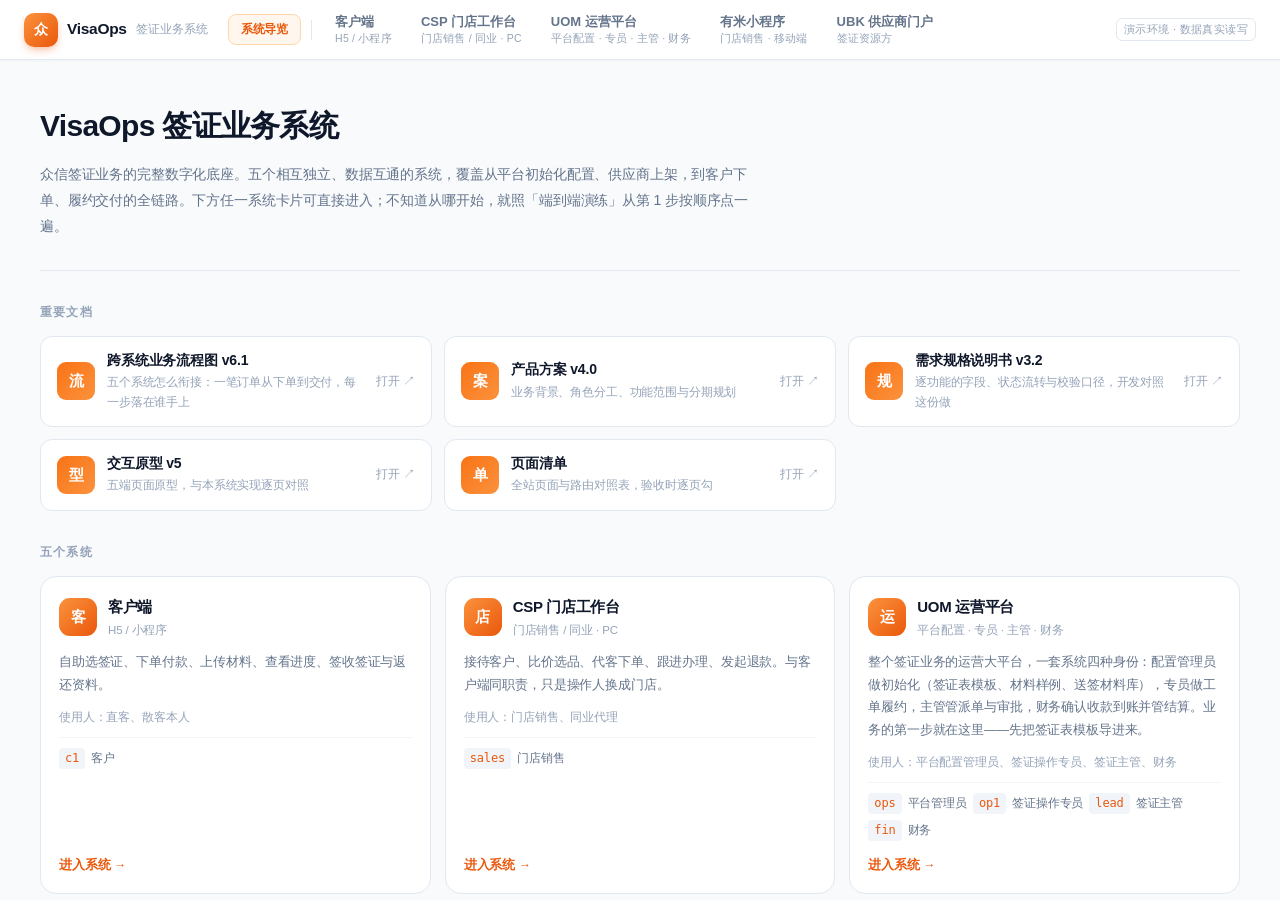
<file: index.html>
<!doctype html>
<html lang="zh-CN">
<head>
<meta charset="utf-8">
<meta name="viewport" content="width=device-width,initial-scale=1">
<title>VisaOps · 众信签证业务系统</title>
<link rel="stylesheet" href="css/app.css?v=511">
<link rel="stylesheet" href="css/h5.css?v=514">
</head>
<body>
<div id="app">
  <div class="topbar">
    <div class="logo"><i>众</i>VisaOps <small>签证业务系统</small></div>
    <div class="roles" id="roles"></div>
    <div class="who" id="who"></div>
  </div>
  <div class="idbar" id="idbar"></div>
  <div class="body">
    <nav class="rail" id="rail"></nav>
    <nav class="subrail" id="subrail"></nav>
    <main class="main" id="main"><div class="spin">加载中…</div></main>
  </div>
</div>
<script src="js/core.js?v=515"></script>
<script src="js/v-cust.js?v=505"></script>
<script src="js/v-cust2.js?v=504"></script>
<script src="js/ap-picker.js?v=503"></script>
<script src="js/dpicker.js?v=503"></script>
<script src="js/calpicker.js?v=503"></script>
<script src="js/v-ordinfo.js?v=503"></script>
<script src="js/v-cust3.js?v=503"></script>
<script src="js/v-custform.js?v=503"></script>
<script src="js/v-youmi.js?v=513"></script>
<script src="js/v-ymagent.js?v=503"></script>
<script src="js/v-csp.js?v=509"></script>
<script src="js/v-uom.js?v=503"></script>
<script src="js/v-lead-fin.js?v=503"></script>
<script src="js/v-ubk-ops.js?v=507"></script>
<script src="js/v-crm.js?v=503"></script>
<script src="js/v-form.js?v=503"></script>
<script src="js/v-task.js?v=503"></script>
<script src="js/v-ceac.js?v=503"></script>
<script src="js/v-ordlist.js?v=503"></script>
<script src="js/v-orddetail.js?v=504"></script>
<script src="js/v-recvdetail.js?v=503"></script>
<script src="js/v-refunddetail.js?v=503"></script>
<script src="js/v-homecfg.js?v=505"></script>
<script src="js/v-countrycfg.js?v=503"></script>
<script src="js/v-settle3.js?v=503"></script>
<script src="js/v-ubkpkg.js?v=503"></script>
<script src="js/v-ubkwo.js?v=503"></script>
<script src="js/v-wodetail.js?v=503"></script>
<script src="js/v-prodreview.js?v=503"></script>
</body>
</html>
</file>
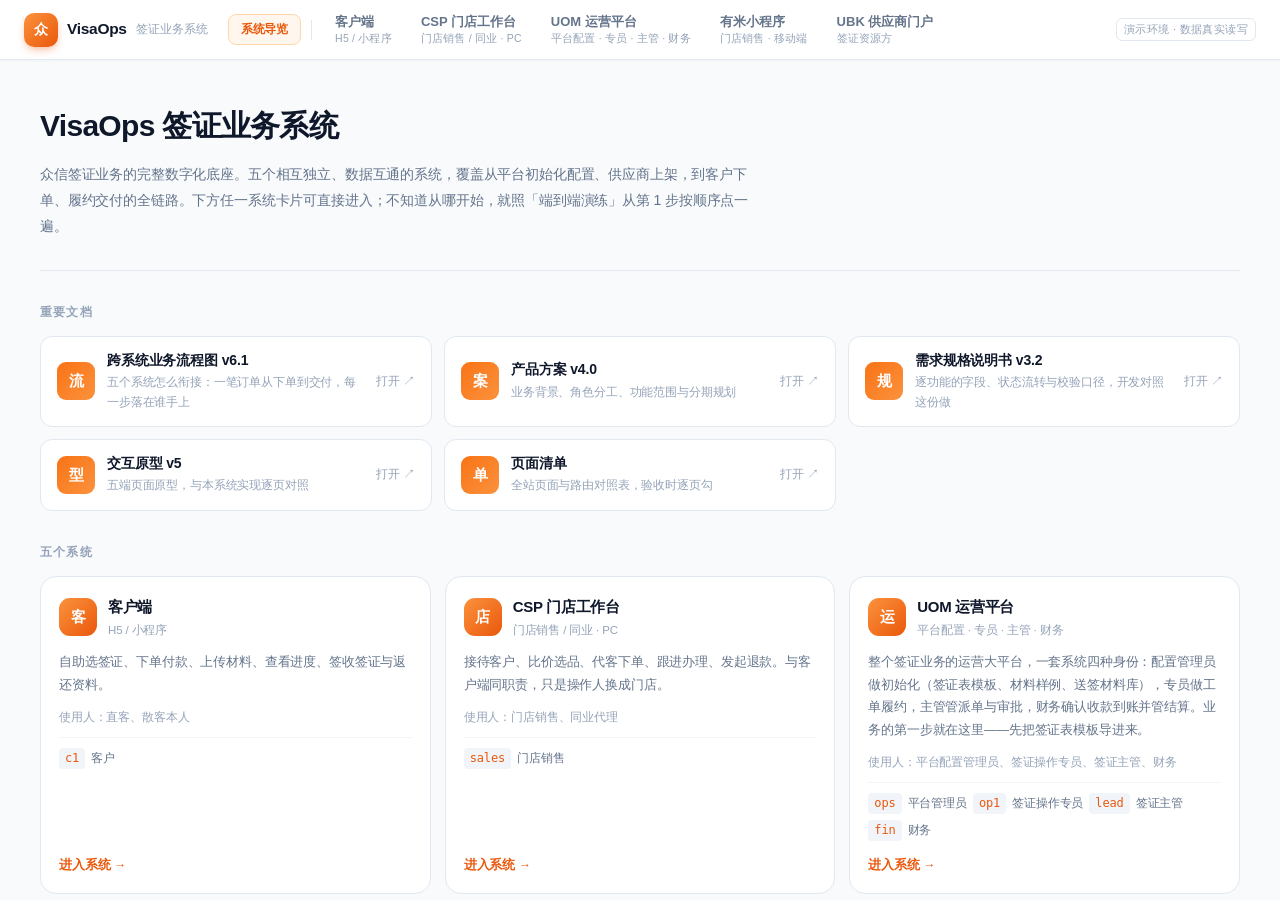
<file: web/index.html>
<!doctype html>
<html lang="zh-CN">
<head>
<meta charset="utf-8">
<meta name="viewport" content="width=device-width,initial-scale=1">
<title>VisaOps · 众信签证业务系统</title>
<link rel="stylesheet" href="css/app.css?v=511">
<link rel="stylesheet" href="css/h5.css?v=514">
</head>
<body>
<div id="app">
  <div class="topbar">
    <div class="logo"><i>众</i>VisaOps <small>签证业务系统</small></div>
    <div class="roles" id="roles"></div>
    <div class="who" id="who"></div>
  </div>
  <div class="idbar" id="idbar"></div>
  <div class="body">
    <nav class="rail" id="rail"></nav>
    <nav class="subrail" id="subrail"></nav>
    <main class="main" id="main"><div class="spin">加载中…</div></main>
  </div>
</div>
<script src="js/core.js?v=503"></script>
<script src="js/v-cust.js?v=505"></script>
<script src="js/v-cust2.js?v=504"></script>
<script src="js/ap-picker.js?v=503"></script>
<script src="js/dpicker.js?v=503"></script>
<script src="js/calpicker.js?v=503"></script>
<script src="js/v-ordinfo.js?v=503"></script>
<script src="js/v-cust3.js?v=503"></script>
<script src="js/v-custform.js?v=503"></script>
<script src="js/v-youmi.js?v=513"></script>
<script src="js/v-ymagent.js?v=503"></script>
<script src="js/v-csp.js?v=509"></script>
<script src="js/v-uom.js?v=503"></script>
<script src="js/v-lead-fin.js?v=503"></script>
<script src="js/v-ubk-ops.js?v=507"></script>
<script src="js/v-crm.js?v=503"></script>
<script src="js/v-form.js?v=503"></script>
<script src="js/v-task.js?v=503"></script>
<script src="js/v-ceac.js?v=503"></script>
<script src="js/v-ordlist.js?v=503"></script>
<script src="js/v-orddetail.js?v=504"></script>
<script src="js/v-recvdetail.js?v=503"></script>
<script src="js/v-refunddetail.js?v=503"></script>
<script src="js/v-homecfg.js?v=505"></script>
<script src="js/v-countrycfg.js?v=503"></script>
<script src="js/v-settle3.js?v=503"></script>
<script src="js/v-ubkpkg.js?v=503"></script>
<script src="js/v-ubkwo.js?v=503"></script>
<script src="js/v-wodetail.js?v=503"></script>
<script src="js/v-prodreview.js?v=503"></script>
</body>
</html>
</file>
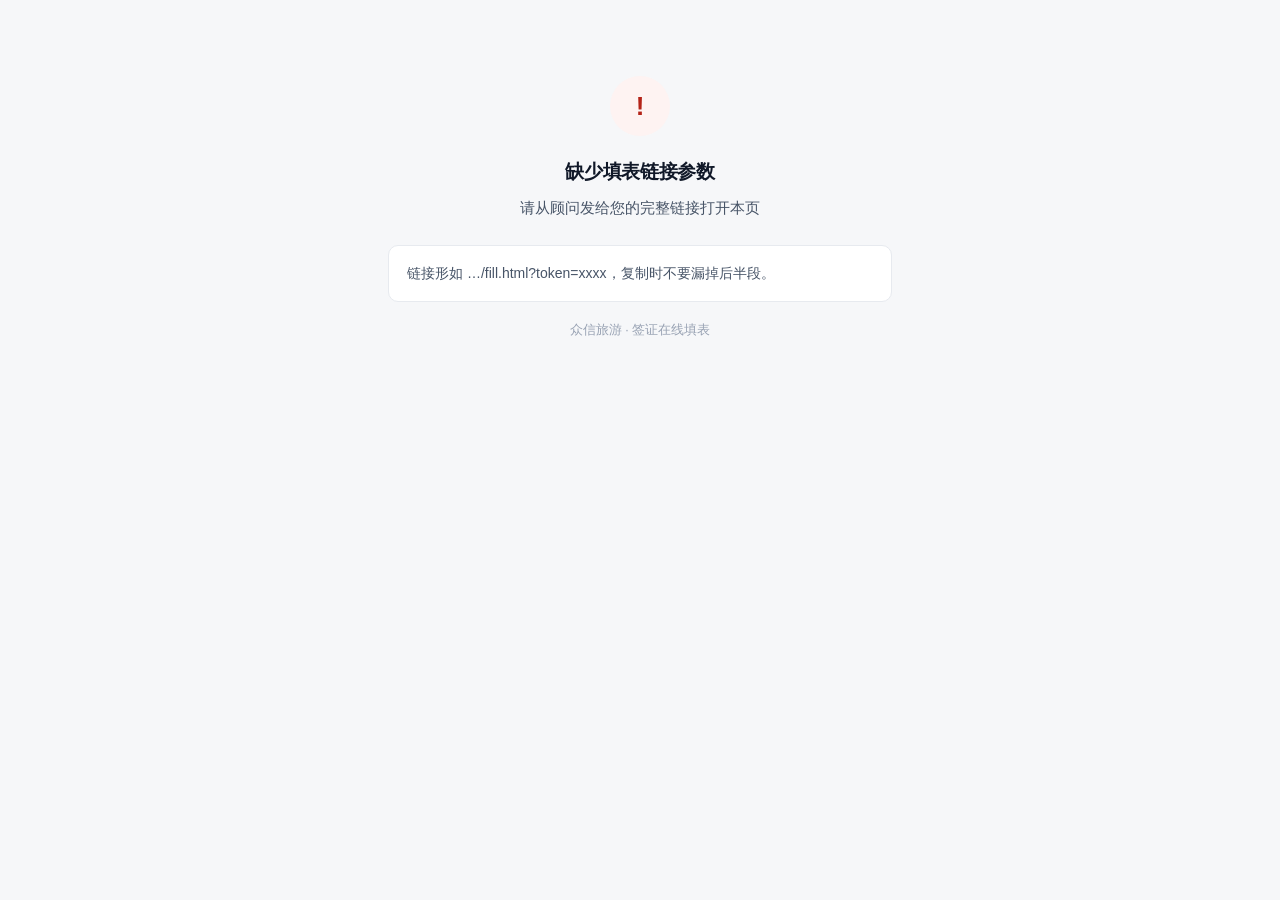
<file: fill.html>
<!doctype html>
<html lang="zh-CN">
<head>
<meta charset="utf-8">
<meta name="viewport" content="width=device-width,initial-scale=1,viewport-fit=cover,maximum-scale=1">
<meta name="format-detection" content="telephone=no">
<title>在线填表 · 众信旅游</title>
<link rel="stylesheet" href="css/fill.css?v=3">
</head>
<body>
<div id="root">
  <div class="boot"><div class="boot-dot"></div><p>正在打开您的表单…</p></div>
</div>
<script src="js/fill.js?v=6"></script>
</body>
</html>
</file>
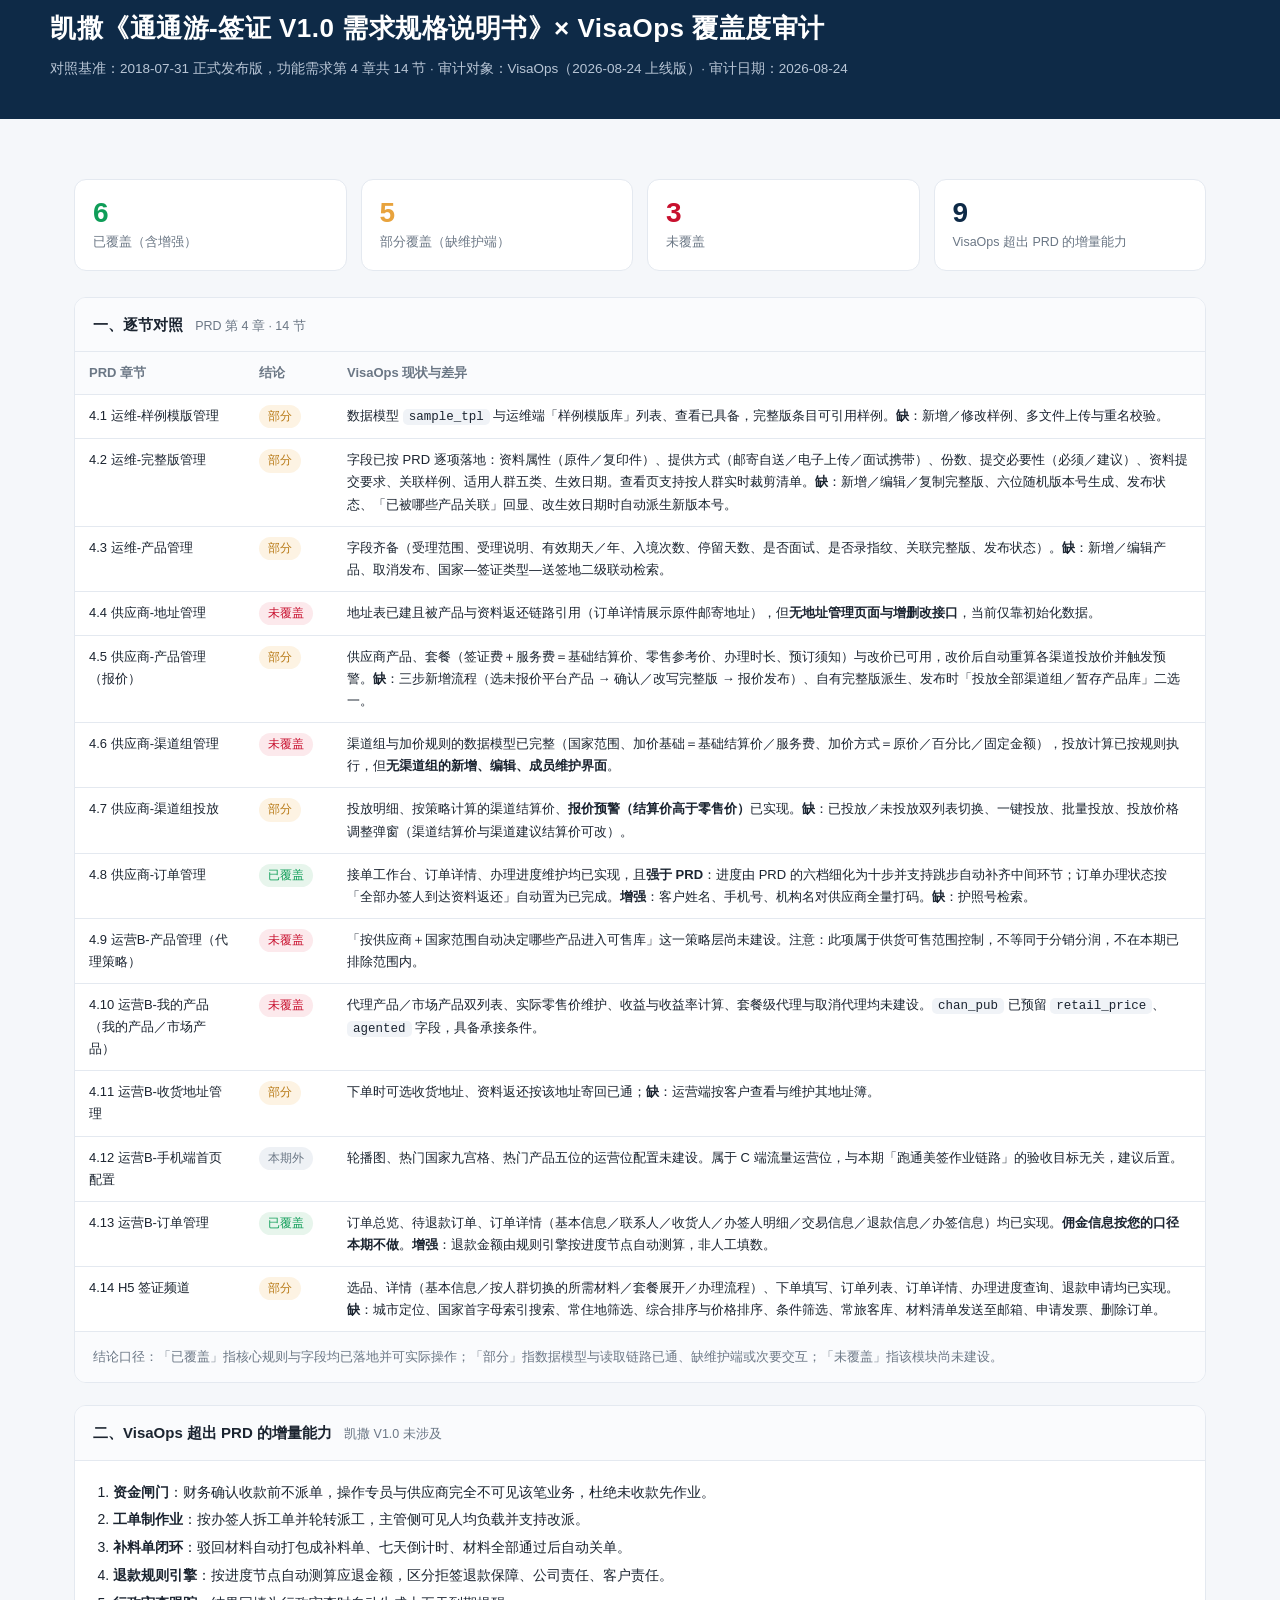
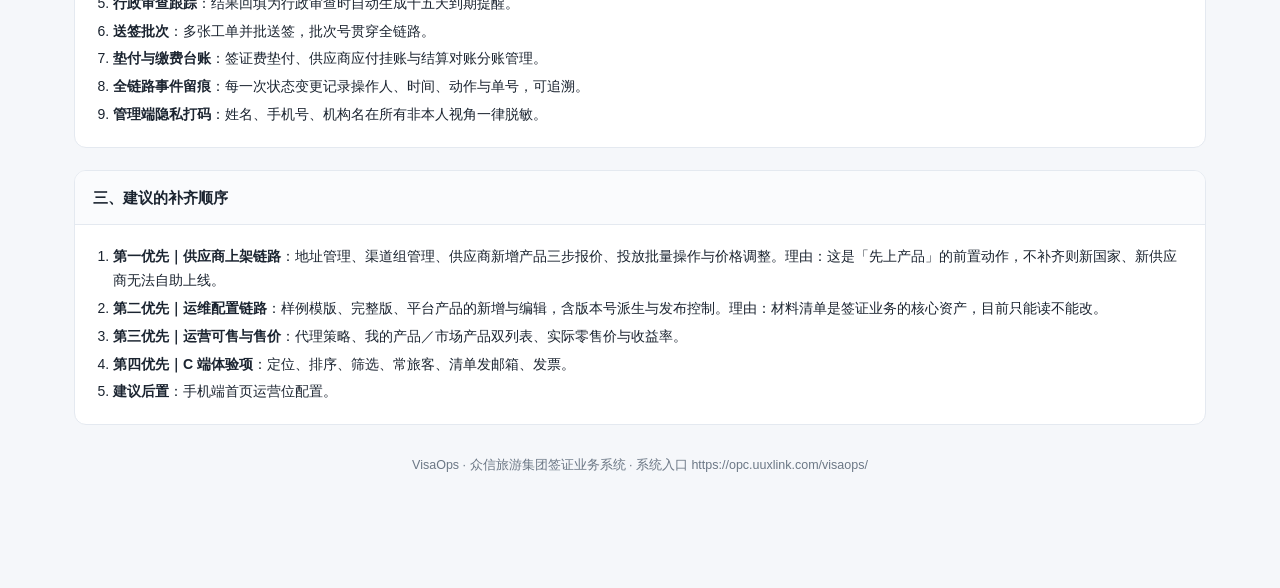
<file: docs/prd-audit.html>
<!doctype html>
<html lang="zh-CN">
<head>
<meta charset="utf-8">
<meta name="viewport" content="width=device-width,initial-scale=1">
<title>凯撒签证 PRD V1.0 × VisaOps 覆盖度审计</title>
<style>
:root{--navy:#0E2A47;--red:#C8102E;--ink:#1B2430;--mut:#6B7785;--line:#E4E9F0;--bg:#F5F7FA;--ok:#0F9D58;--warn:#E8A33D;--gap:#C8102E;--r:12px}
*{box-sizing:border-box}
body{margin:0;background:var(--bg);color:var(--ink);font:14px/1.7 -apple-system,"PingFang SC","Microsoft YaHei",sans-serif}
.wrap{max-width:1180px;margin:0 auto;padding:32px 24px 80px}
header{background:var(--navy);color:#fff;padding:38px 24px;margin:-32px -24px 28px}
header .in{max-width:1180px;margin:0 auto}
h1{margin:0 0 8px;font-size:26px;letter-spacing:.5px}
header p{margin:0;color:#B9C6D6;font-size:13.5px}
.kpis{display:grid;grid-template-columns:repeat(4,1fr);gap:14px;margin:0 0 26px}
.kpi{background:#fff;border:1px solid var(--line);border-radius:var(--r);padding:16px 18px}
.kpi b{display:block;font-size:28px;line-height:1.2;color:var(--navy)}
.kpi span{color:var(--mut);font-size:12.5px}
.kpi.ok b{color:var(--ok)} .kpi.warn b{color:var(--warn)} .kpi.gap b{color:var(--gap)}
section{background:#fff;border:1px solid var(--line);border-radius:var(--r);margin:0 0 22px;overflow:hidden}
section>h2{margin:0;padding:14px 18px;font-size:15px;border-bottom:1px solid var(--line);background:#FAFBFD}
section>h2 small{color:var(--mut);font-weight:400;margin-left:8px}
table{width:100%;border-collapse:collapse;font-size:13px}
th,td{padding:10px 14px;border-bottom:1px solid var(--line);vertical-align:top;text-align:left}
th{background:#FAFBFD;color:var(--mut);font-weight:600;white-space:nowrap}
tr:last-child td{border-bottom:0}
td.c{white-space:nowrap}
.tag{display:inline-block;padding:2px 9px;border-radius:20px;font-size:12px;line-height:1.6;white-space:nowrap}
.t-ok{background:#E7F5EC;color:var(--ok)}
.t-part{background:#FDF3E3;color:#B87A16}
.t-gap{background:#FCE9EC;color:var(--gap)}
.t-out{background:#EEF1F5;color:var(--mut)}
.note{padding:14px 18px;color:var(--mut);font-size:13px;background:#FAFBFD;border-top:1px solid var(--line)}
ol,ul{margin:0;padding-left:20px}
li{margin:4px 0}
.pad{padding:16px 18px}
code{background:#F0F3F7;padding:1px 6px;border-radius:5px;font-size:12.5px}
footer{color:var(--mut);font-size:12.5px;text-align:center;margin-top:30px}
@media(max-width:820px){.kpis{grid-template-columns:repeat(2,1fr)}}
</style>
</head>
<body>
<header><div class="in">
<h1>凯撒《通通游-签证 V1.0 需求规格说明书》× VisaOps 覆盖度审计</h1>
<p>对照基准：2018-07-31 正式发布版，功能需求第 4 章共 14 节 · 审计对象：VisaOps（2026-08-24 上线版）· 审计日期：2026-08-24</p>
</div></header>
<div class="wrap">

<div class="kpis">
  <div class="kpi ok"><b>6</b><span>已覆盖（含增强）</span></div>
  <div class="kpi warn"><b>5</b><span>部分覆盖（缺维护端）</span></div>
  <div class="kpi gap"><b>3</b><span>未覆盖</span></div>
  <div class="kpi"><b>9</b><span>VisaOps 超出 PRD 的增量能力</span></div>
</div>

<section>
<h2>一、逐节对照 <small>PRD 第 4 章 · 14 节</small></h2>
<table>
<tr><th style="width:170px">PRD 章节</th><th style="width:88px">结论</th><th>VisaOps 现状与差异</th></tr>

<tr><td>4.1 运维-样例模版管理</td><td class="c"><span class="tag t-part">部分</span></td>
<td>数据模型 <code>sample_tpl</code> 与运维端「样例模版库」列表、查看已具备，完整版条目可引用样例。<b>缺</b>：新增／修改样例、多文件上传与重名校验。</td></tr>

<tr><td>4.2 运维-完整版管理</td><td class="c"><span class="tag t-part">部分</span></td>
<td>字段已按 PRD 逐项落地：资料属性（原件／复印件）、提供方式（邮寄自送／电子上传／面试携带）、份数、提交必要性（必须／建议）、资料提交要求、关联样例、适用人群五类、生效日期。查看页支持按人群实时裁剪清单。<b>缺</b>：新增／编辑／复制完整版、六位随机版本号生成、发布状态、「已被哪些产品关联」回显、改生效日期时自动派生新版本号。</td></tr>

<tr><td>4.3 运维-产品管理</td><td class="c"><span class="tag t-part">部分</span></td>
<td>字段齐备（受理范围、受理说明、有效期天／年、入境次数、停留天数、是否面试、是否录指纹、关联完整版、发布状态）。<b>缺</b>：新增／编辑产品、取消发布、国家—签证类型—送签地二级联动检索。</td></tr>

<tr><td>4.4 供应商-地址管理</td><td class="c"><span class="tag t-gap">未覆盖</span></td>
<td>地址表已建且被产品与资料返还链路引用（订单详情展示原件邮寄地址），但<b>无地址管理页面与增删改接口</b>，当前仅靠初始化数据。</td></tr>

<tr><td>4.5 供应商-产品管理（报价）</td><td class="c"><span class="tag t-part">部分</span></td>
<td>供应商产品、套餐（签证费＋服务费＝基础结算价、零售参考价、办理时长、预订须知）与改价已可用，改价后自动重算各渠道投放价并触发预警。<b>缺</b>：三步新增流程（选未报价平台产品 → 确认／改写完整版 → 报价发布）、自有完整版派生、发布时「投放全部渠道组／暂存产品库」二选一。</td></tr>

<tr><td>4.6 供应商-渠道组管理</td><td class="c"><span class="tag t-gap">未覆盖</span></td>
<td>渠道组与加价规则的数据模型已完整（国家范围、加价基础＝基础结算价／服务费、加价方式＝原价／百分比／固定金额），投放计算已按规则执行，但<b>无渠道组的新增、编辑、成员维护界面</b>。</td></tr>

<tr><td>4.7 供应商-渠道组投放</td><td class="c"><span class="tag t-part">部分</span></td>
<td>投放明细、按策略计算的渠道结算价、<b>报价预警（结算价高于零售价）</b>已实现。<b>缺</b>：已投放／未投放双列表切换、一键投放、批量投放、投放价格调整弹窗（渠道结算价与渠道建议结算价可改）。</td></tr>

<tr><td>4.8 供应商-订单管理</td><td class="c"><span class="tag t-ok">已覆盖</span></td>
<td>接单工作台、订单详情、办理进度维护均已实现，且<b>强于 PRD</b>：进度由 PRD 的六档细化为十步并支持跳步自动补齐中间环节；订单办理状态按「全部办签人到达资料返还」自动置为已完成。<b>增强</b>：客户姓名、手机号、机构名对供应商全量打码。<b>缺</b>：护照号检索。</td></tr>

<tr><td>4.9 运营B-产品管理（代理策略）</td><td class="c"><span class="tag t-gap">未覆盖</span></td>
<td>「按供应商＋国家范围自动决定哪些产品进入可售库」这一策略层尚未建设。注意：此项属于供货可售范围控制，不等同于分销分润，不在本期已排除范围内。</td></tr>

<tr><td>4.10 运营B-我的产品（我的产品／市场产品）</td><td class="c"><span class="tag t-gap">未覆盖</span></td>
<td>代理产品／市场产品双列表、实际零售价维护、收益与收益率计算、套餐级代理与取消代理均未建设。<code>chan_pub</code> 已预留 <code>retail_price</code>、<code>agented</code> 字段，具备承接条件。</td></tr>

<tr><td>4.11 运营B-收货地址管理</td><td class="c"><span class="tag t-part">部分</span></td>
<td>下单时可选收货地址、资料返还按该地址寄回已通；<b>缺</b>：运营端按客户查看与维护其地址簿。</td></tr>

<tr><td>4.12 运营B-手机端首页配置</td><td class="c"><span class="tag t-out">本期外</span></td>
<td>轮播图、热门国家九宫格、热门产品五位的运营位配置未建设。属于 C 端流量运营位，与本期「跑通美签作业链路」的验收目标无关，建议后置。</td></tr>

<tr><td>4.13 运营B-订单管理</td><td class="c"><span class="tag t-ok">已覆盖</span></td>
<td>订单总览、待退款订单、订单详情（基本信息／联系人／收货人／办签人明细／交易信息／退款信息／办签信息）均已实现。<b>佣金信息按您的口径本期不做</b>。<b>增强</b>：退款金额由规则引擎按进度节点自动测算，非人工填数。</td></tr>

<tr><td>4.14 H5 签证频道</td><td class="c"><span class="tag t-part">部分</span></td>
<td>选品、详情（基本信息／按人群切换的所需材料／套餐展开／办理流程）、下单填写、订单列表、订单详情、办理进度查询、退款申请均已实现。<b>缺</b>：城市定位、国家首字母索引搜索、常住地筛选、综合排序与价格排序、条件筛选、常旅客库、材料清单发送至邮箱、申请发票、删除订单。</td></tr>
</table>
<div class="note">结论口径：「已覆盖」指核心规则与字段均已落地并可实际操作；「部分」指数据模型与读取链路已通、缺维护端或次要交互；「未覆盖」指该模块尚未建设。</div>
</section>

<section>
<h2>二、VisaOps 超出 PRD 的增量能力 <small>凯撒 V1.0 未涉及</small></h2>
<div class="pad"><ol>
<li><b>资金闸门</b>：财务确认收款前不派单，操作专员与供应商完全不可见该笔业务，杜绝未收款先作业。</li>
<li><b>工单制作业</b>：按办签人拆工单并轮转派工，主管侧可见人均负载并支持改派。</li>
<li><b>补料单闭环</b>：驳回材料自动打包成补料单、七天倒计时、材料全部通过后自动关单。</li>
<li><b>退款规则引擎</b>：按进度节点自动测算应退金额，区分拒签退款保障、公司责任、客户责任。</li>
<li><b>行政审查跟踪</b>：结果回填为行政审查时自动生成十五天到期提醒。</li>
<li><b>送签批次</b>：多张工单并批送签，批次号贯穿全链路。</li>
<li><b>垫付与缴费台账</b>：签证费垫付、供应商应付挂账与结算对账分账管理。</li>
<li><b>全链路事件留痕</b>：每一次状态变更记录操作人、时间、动作与单号，可追溯。</li>
<li><b>管理端隐私打码</b>：姓名、手机号、机构名在所有非本人视角一律脱敏。</li>
</ol></div>
</section>

<section>
<h2>三、建议的补齐顺序</h2>
<div class="pad"><ol>
<li><b>第一优先｜供应商上架链路</b>：地址管理、渠道组管理、供应商新增产品三步报价、投放批量操作与价格调整。理由：这是「先上产品」的前置动作，不补齐则新国家、新供应商无法自助上线。</li>
<li><b>第二优先｜运维配置链路</b>：样例模版、完整版、平台产品的新增与编辑，含版本号派生与发布控制。理由：材料清单是签证业务的核心资产，目前只能读不能改。</li>
<li><b>第三优先｜运营可售与售价</b>：代理策略、我的产品／市场产品双列表、实际零售价与收益率。</li>
<li><b>第四优先｜C 端体验项</b>：定位、排序、筛选、常旅客、清单发邮箱、发票。</li>
<li><b>建议后置</b>：手机端首页运营位配置。</li>
</ol></div>
</section>

<footer>VisaOps · 众信旅游集团签证业务系统 · 系统入口 https://opc.uuxlink.com/visaops/</footer>
</div>
</body>
</html>
</file>
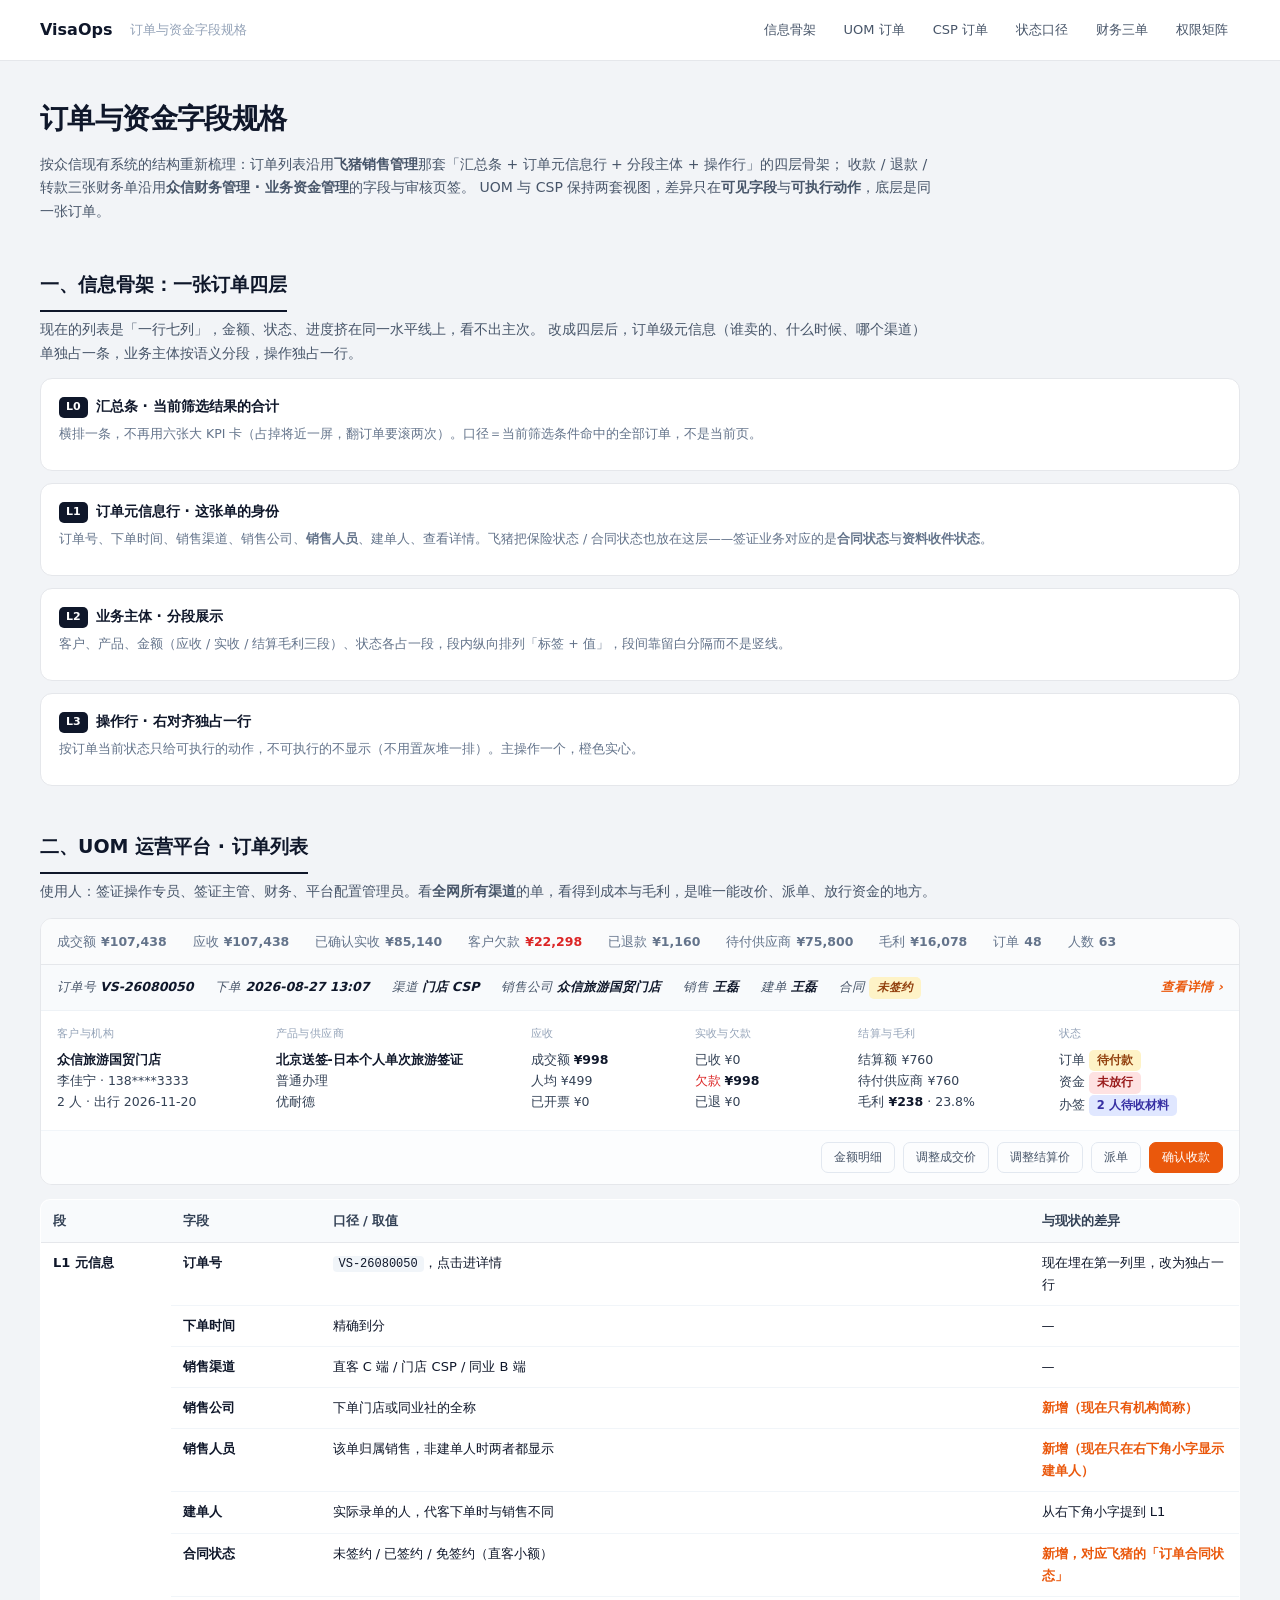
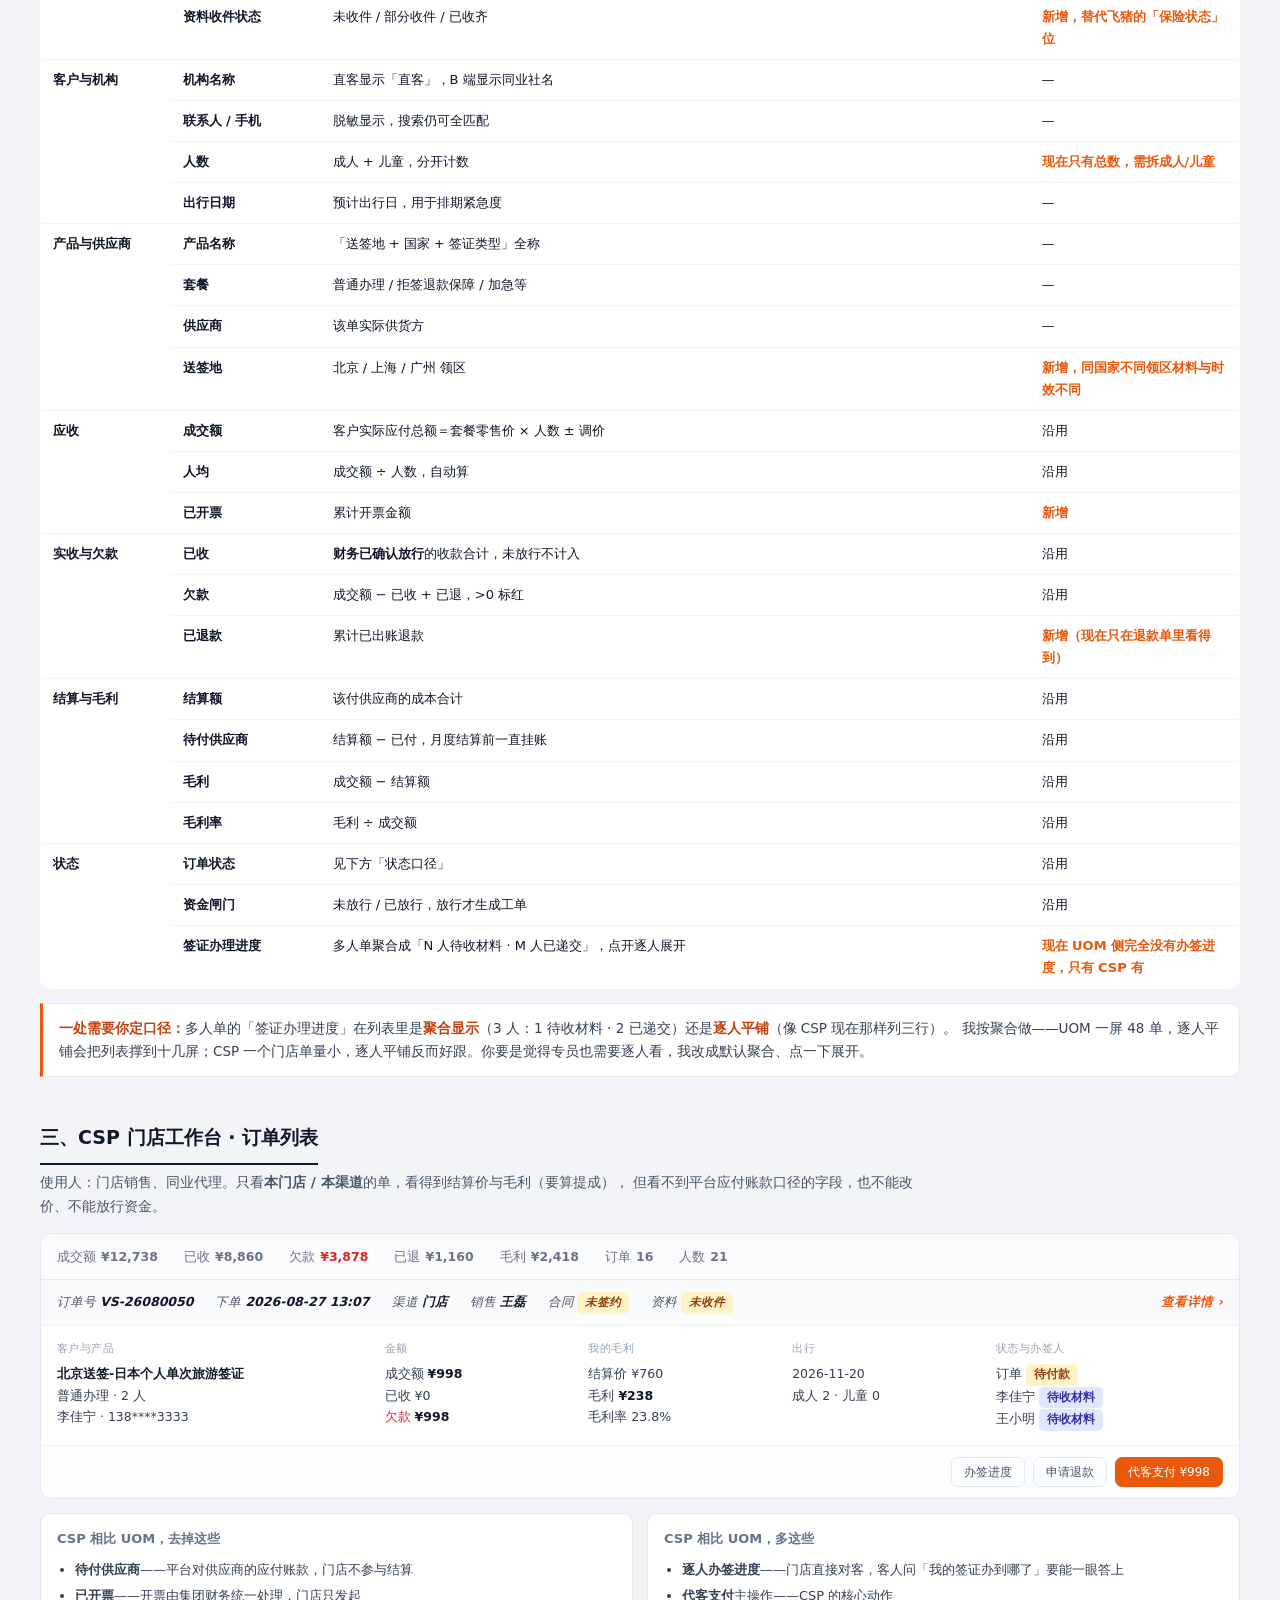
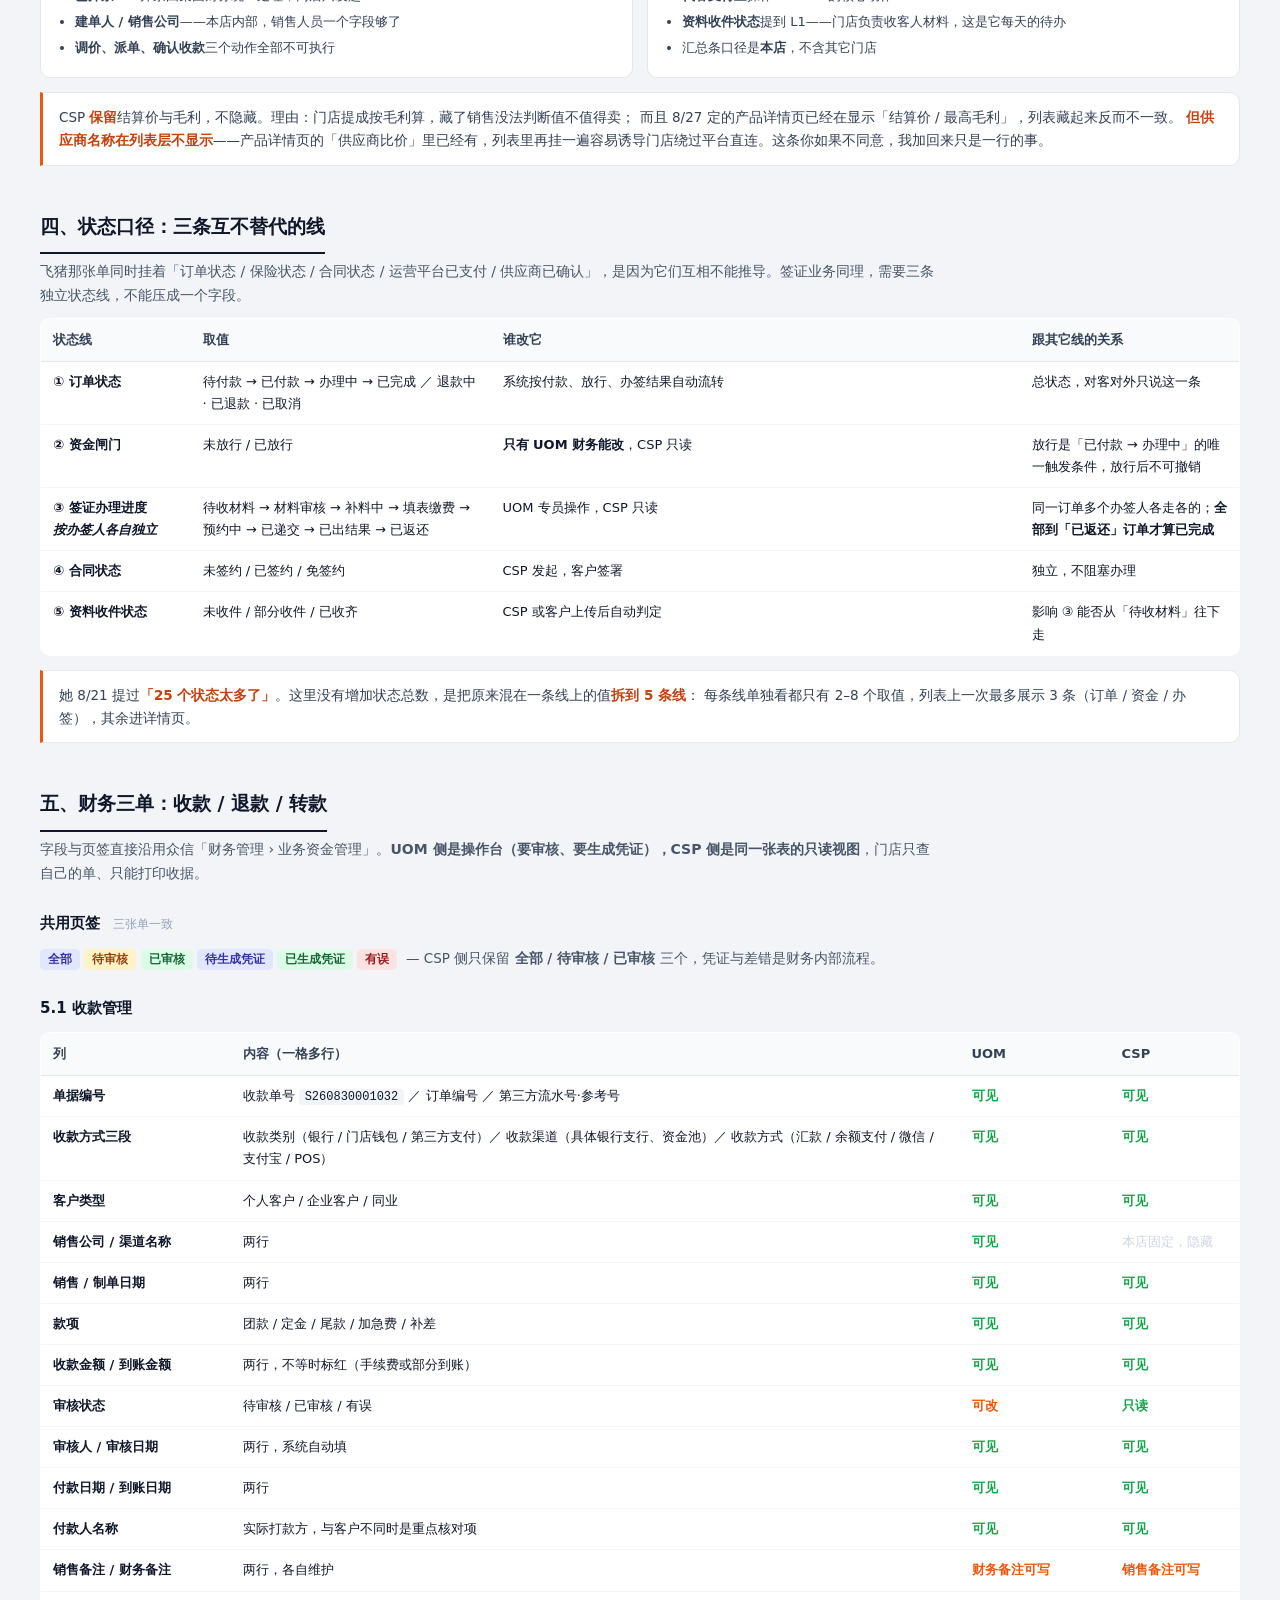
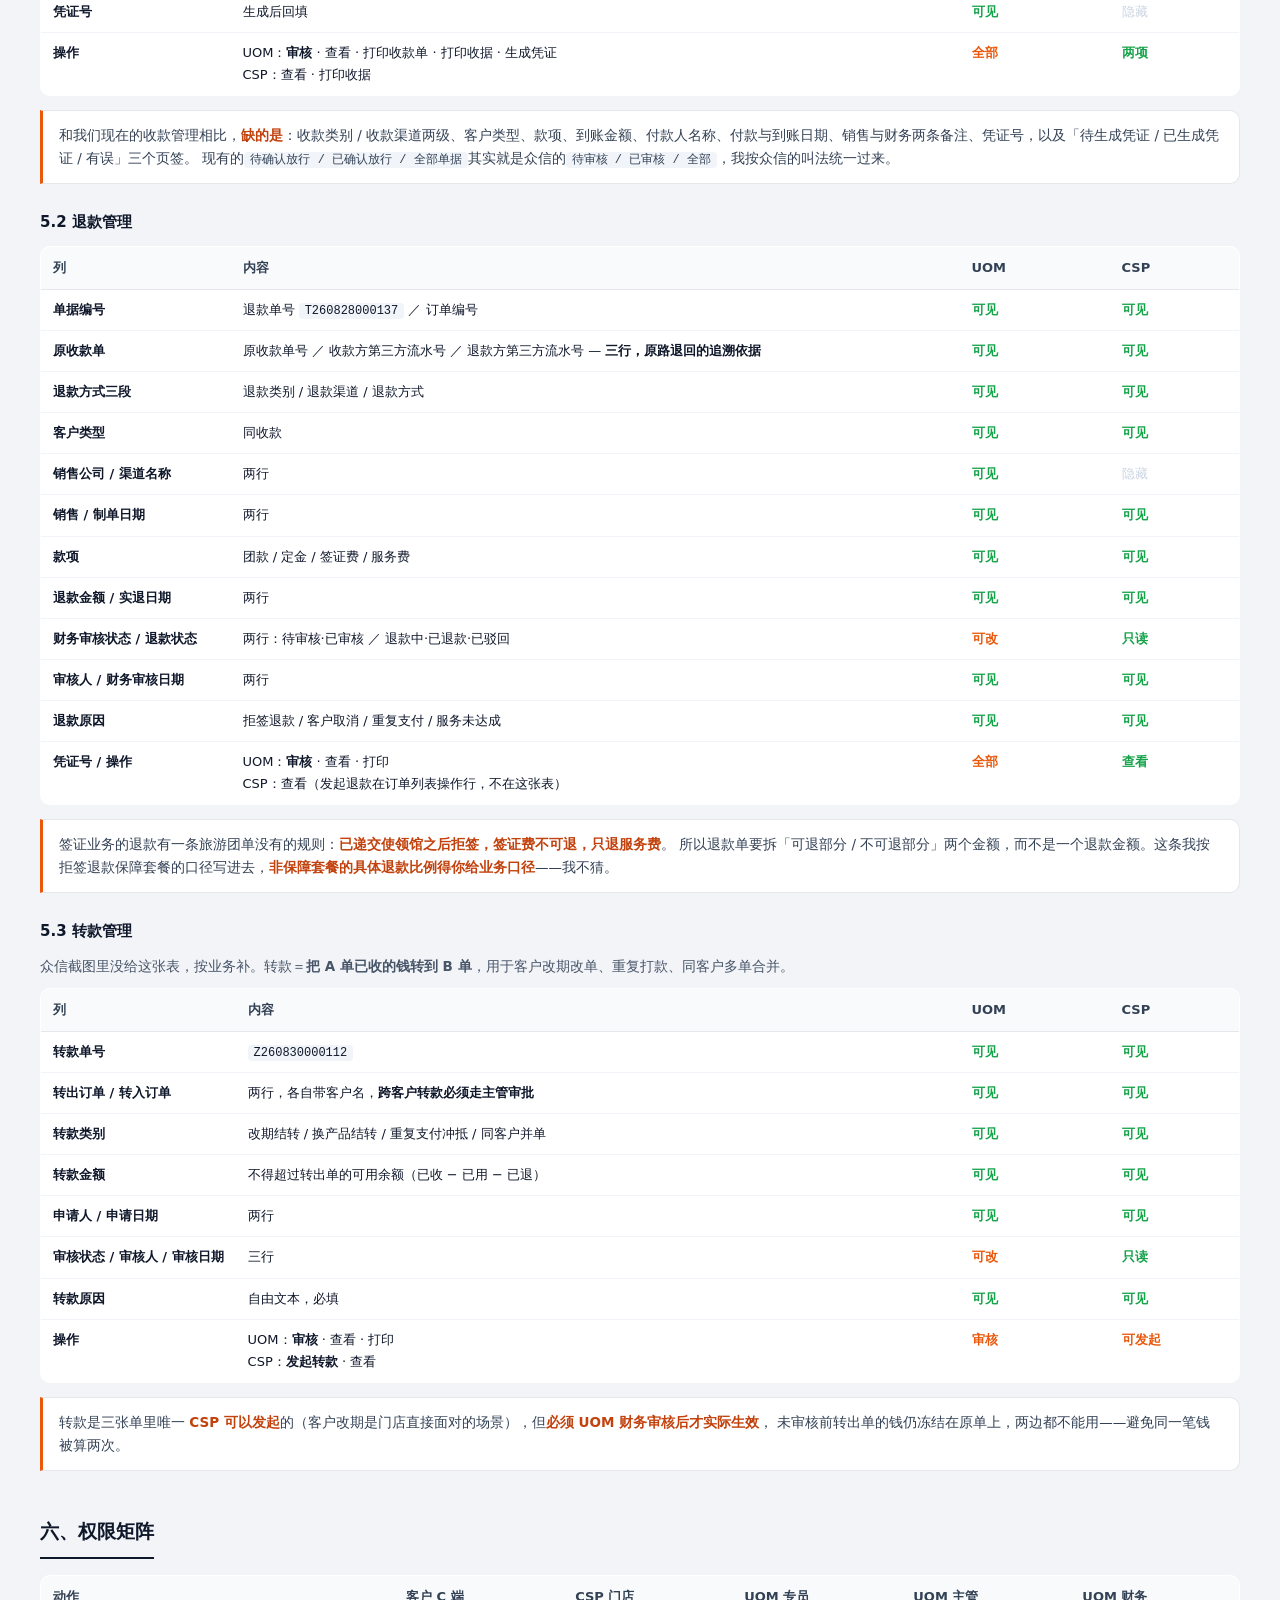
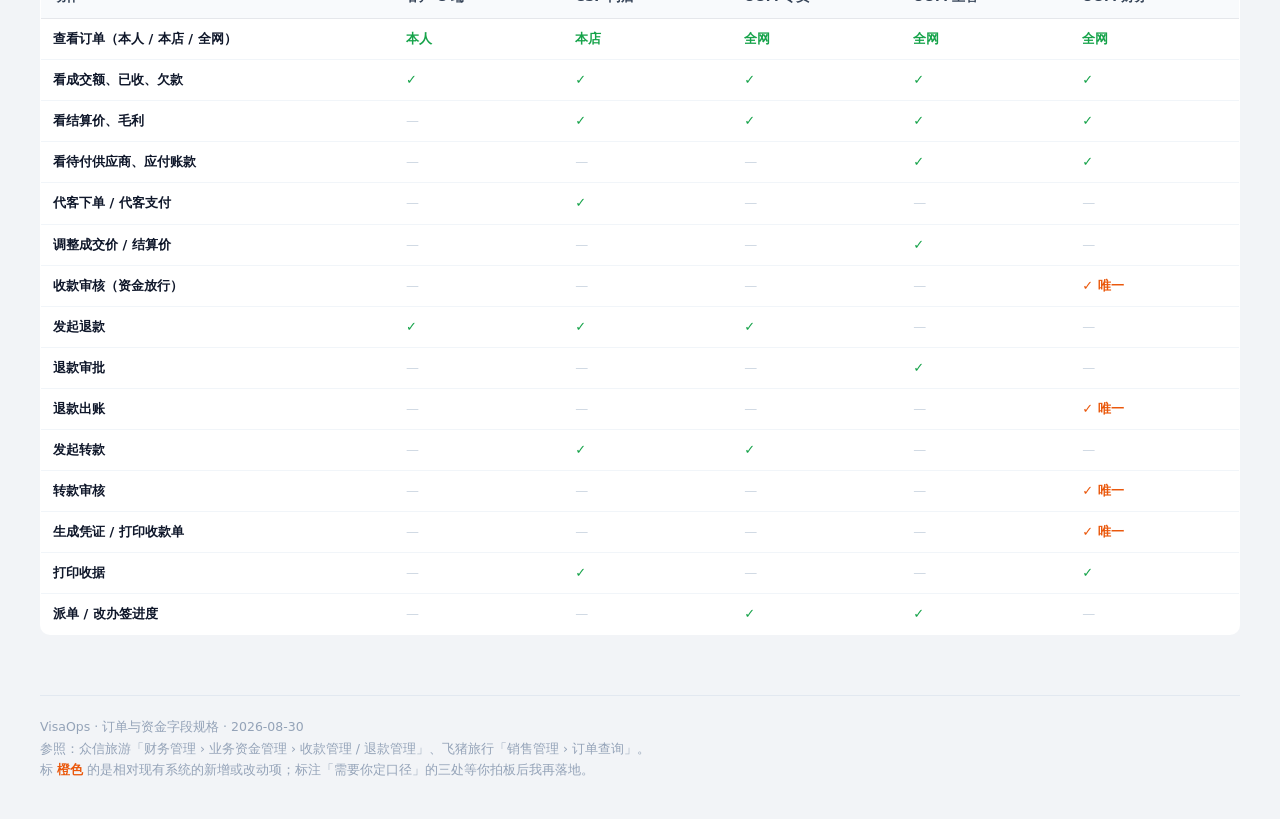
<file: spec/orders-fields.html>
<!doctype html>
<html lang="zh-CN">
<head>
<meta charset="utf-8">
<meta name="viewport" content="width=device-width,initial-scale=1">
<title>VisaOps · 订单与资金字段规格（UOM / CSP 分视角）</title>
<style>
*{box-sizing:border-box}
body{margin:0;background:#F2F4F7;color:#0F172A;
  font:14px/1.7 -apple-system,BlinkMacSystemFont,"PingFang SC","Microsoft YaHei",system-ui,sans-serif}
.top{background:#fff;border-bottom:1px solid #E5E7EB;position:sticky;top:0;z-index:20}
.in{width:1200px;max-width:calc(100% - 32px);margin:0 auto}
.top .in{display:flex;align-items:center;gap:18px;height:60px}
.top b{font-size:16px}
.top s{text-decoration:none;color:#94A3B8;font-size:12.5px}
.top nav{margin-left:auto;display:flex;gap:4px}
.top nav a{font-size:13px;color:#475569;text-decoration:none;padding:6px 12px;border-radius:7px}
.top nav a:hover{background:#F1F5F9;color:#0F172A}
h1{font-size:28px;margin:34px 0 10px;letter-spacing:-.6px}
.lead{color:#475569;margin:0 0 6px;max-width:900px}
section{margin:44px 0}
h2{font-size:19px;margin:0 0 6px;padding-bottom:10px;border-bottom:2px solid #0F172A;display:inline-block}
h3{font-size:15px;margin:26px 0 10px;color:#0F172A}
h3 em{font-style:normal;font-size:12px;font-weight:400;color:#94A3B8;margin-left:8px}
.note{background:#fff;border:1px solid #E5E7EB;border-left:3px solid #EA580C;
  border-radius:0 10px 10px 0;padding:13px 16px;margin:14px 0;font-size:13.5px;color:#334155}
.note b{color:#C2410C}
table{width:100%;border-collapse:collapse;background:#fff;border:1px solid #E5E7EB;
  border-radius:10px;overflow:hidden;font-size:13px;margin:10px 0 4px}
th{background:#F8FAFC;text-align:left;padding:10px 12px;font-weight:600;color:#334155;
  border-bottom:1px solid #E5E7EB;white-space:nowrap}
td{padding:9px 12px;border-bottom:1px solid #F1F5F9;vertical-align:top}
tr:last-child td{border-bottom:0}
td.k{font-weight:600;white-space:nowrap}
code{background:#F1F5F9;border-radius:4px;padding:1px 6px;font-size:12px;
  font-family:ui-monospace,SFMono-Regular,Menlo,monospace}
.y{color:#16A34A;font-weight:600}
.n{color:#CBD5E1}
.h{color:#EA580C;font-weight:600}
.seg{background:#fff;border:1px solid #E5E7EB;border-radius:12px;padding:16px 18px;margin:12px 0}
.seg h4{margin:0 0 4px;font-size:14px}
.seg h4 span{display:inline-block;background:#0F172A;color:#fff;border-radius:5px;
  padding:1px 7px;font-size:11px;margin-right:8px;vertical-align:1px}
.seg p{margin:0 0 10px;font-size:12.5px;color:#64748B}
.mock{background:#fff;border:1px solid #E5E7EB;border-radius:12px;overflow:hidden;margin:14px 0}
.mock .sum{display:flex;flex-wrap:wrap;gap:0 26px;padding:12px 16px;background:#FAFBFC;
  border-bottom:1px solid #E5E7EB;font-size:12.5px}
.mock .sum i{font-style:normal;color:#64748B}
.mock .sum u{text-decoration:none;font-weight:700;margin-left:5px}
.mock .l1{display:flex;flex-wrap:wrap;gap:0 22px;padding:11px 16px;background:#F8FAFC;
  border-bottom:1px solid #EEF2F6;font-size:12.5px;color:#475569}
.mock .l1 u{text-decoration:none;color:#0F172A;font-weight:600}
.mock .l2{display:grid;gap:0 18px;padding:14px 16px;font-size:12.5px}
.mock .l2>div>i{display:block;font-style:normal;color:#94A3B8;font-size:11px;
  letter-spacing:.4px;margin-bottom:5px}
.mock .l2 u{text-decoration:none;display:block;color:#334155}
.mock .l2 u b{color:#0F172A}
.mock .l3{display:flex;gap:8px;justify-content:flex-end;padding:11px 16px;
  border-top:1px solid #F1F5F9;background:#FCFDFE}
.mock .l3 span{border:1px solid #E2E8F0;border-radius:7px;padding:4px 12px;font-size:12px;color:#475569}
.mock .l3 span.p{background:#EA580C;border-color:#EA580C;color:#fff}
.tag{display:inline-block;border-radius:5px;padding:1px 8px;font-size:11.5px;font-weight:600}
.t1{background:#FEF3C7;color:#92400E}.t2{background:#DCFCE7;color:#166534}
.t3{background:#FEE2E2;color:#991B1B}.t4{background:#E0E7FF;color:#3730A3}
.diff{display:grid;grid-template-columns:1fr 1fr;gap:14px;margin:14px 0}
.diff>div{background:#fff;border:1px solid #E5E7EB;border-radius:10px;padding:14px 16px}
.diff h5{margin:0 0 8px;font-size:13px;color:#64748B}
.diff ul{margin:0;padding-left:18px;font-size:13px;color:#334155}
.diff li{margin:4px 0}
footer{margin:60px 0 40px;padding-top:20px;border-top:1px solid #E2E8F0;
  font-size:12.5px;color:#94A3B8}
@media(max-width:900px){.diff{grid-template-columns:1fr}}
</style>
</head>
<body>

<div class="top"><div class="in">
  <b>VisaOps</b><s>订单与资金字段规格</s>
  <nav>
    <a href="#frame">信息骨架</a><a href="#uom">UOM 订单</a><a href="#csp">CSP 订单</a>
    <a href="#status">状态口径</a><a href="#fin">财务三单</a><a href="#perm">权限矩阵</a>
  </nav>
</div></div>

<div class="in">

<h1>订单与资金字段规格</h1>
<p class="lead">按众信现有系统的结构重新梳理：订单列表沿用<b>飞猪销售管理</b>那套「汇总条 + 订单元信息行 + 分段主体 + 操作行」的四层骨架；
收款 / 退款 / 转款三张财务单沿用<b>众信财务管理 · 业务资金管理</b>的字段与审核页签。
UOM 与 CSP 保持两套视图，差异只在<b>可见字段</b>与<b>可执行动作</b>，底层是同一张订单。</p>

<!-- ============ 信息骨架 ============ -->
<section id="frame">
<h2>一、信息骨架：一张订单四层</h2>
<p class="lead">现在的列表是「一行七列」，金额、状态、进度挤在同一水平线上，看不出主次。
改成四层后，订单级元信息（谁卖的、什么时候、哪个渠道）单独占一条，业务主体按语义分段，操作独占一行。</p>

<div class="seg">
<h4><span>L0</span>汇总条 · 当前筛选结果的合计</h4>
<p>横排一条，不再用六张大 KPI 卡（占掉将近一屏，翻订单要滚两次）。口径＝当前筛选条件命中的全部订单，不是当前页。</p>
</div>
<div class="seg">
<h4><span>L1</span>订单元信息行 · 这张单的身份</h4>
<p>订单号、下单时间、销售渠道、销售公司、<b>销售人员</b>、建单人、查看详情。飞猪把保险状态 / 合同状态也放在这层——签证业务对应的是<b>合同状态</b>与<b>资料收件状态</b>。</p>
</div>
<div class="seg">
<h4><span>L2</span>业务主体 · 分段展示</h4>
<p>客户、产品、金额（应收 / 实收 / 结算毛利三段）、状态各占一段，段内纵向排列「标签 + 值」，段间靠留白分隔而不是竖线。</p>
</div>
<div class="seg">
<h4><span>L3</span>操作行 · 右对齐独占一行</h4>
<p>按订单当前状态只给可执行的动作，不可执行的不显示（不用置灰堆一排）。主操作一个，橙色实心。</p>
</div>
</section>

<!-- ============ UOM ============ -->
<section id="uom">
<h2>二、UOM 运营平台 · 订单列表</h2>
<p class="lead">使用人：签证操作专员、签证主管、财务、平台配置管理员。看<b>全网所有渠道</b>的单，看得到成本与毛利，是唯一能改价、派单、放行资金的地方。</p>

<div class="mock">
  <div class="sum">
    <i>成交额<u>¥107,438</u></i><i>应收<u>¥107,438</u></i><i>已确认实收<u>¥85,140</u></i>
    <i>客户欠款<u style="color:#DC2626">¥22,298</u></i><i>已退款<u>¥1,160</u></i>
    <i>待付供应商<u>¥75,800</u></i><i>毛利<u>¥16,078</u></i><i>订单<u>48</u></i><i>人数<u>63</u></i>
  </div>
  <div class="l1">
    <i>订单号 <u>VS-26080050</u></i><i>下单 <u>2026-08-27 13:07</u></i>
    <i>渠道 <u>门店 CSP</u></i><i>销售公司 <u>众信旅游国贸门店</u></i>
    <i>销售 <u>王磊</u></i><i>建单 <u>王磊</u></i>
    <i>合同 <span class="tag t1">未签约</span></i><i style="margin-left:auto"><u style="color:#EA580C">查看详情 ›</u></i>
  </div>
  <div class="l2" style="grid-template-columns:1.1fr 1.3fr .8fr .8fr 1fr .9fr">
    <div><i>客户与机构</i><u><b>众信旅游国贸门店</b></u><u>李佳宁 · 138****3333</u><u>2 人 · 出行 2026-11-20</u></div>
    <div><i>产品与供应商</i><u><b>北京送签-日本个人单次旅游签证</b></u><u>普通办理</u><u>优耐德</u></div>
    <div><i>应收</i><u>成交额 <b>¥998</b></u><u>人均 ¥499</u><u>已开票 ¥0</u></div>
    <div><i>实收与欠款</i><u>已收 ¥0</u><u style="color:#DC2626">欠款 <b>¥998</b></u><u>已退 ¥0</u></div>
    <div><i>结算与毛利</i><u>结算额 ¥760</u><u>待付供应商 ¥760</u><u>毛利 <b>¥238</b> · 23.8%</u></div>
    <div><i>状态</i><u>订单 <span class="tag t1">待付款</span></u><u>资金 <span class="tag t3">未放行</span></u><u>办签 <span class="tag t4">2 人待收材料</span></u></div>
  </div>
  <div class="l3"><span>金额明细</span><span>调整成交价</span><span>调整结算价</span><span>派单</span><span class="p">确认收款</span></div>
</div>

<table>
<tr><th style="width:130px">段</th><th style="width:150px">字段</th><th>口径 / 取值</th><th style="width:210px">与现状的差异</th></tr>
<tr><td class="k" rowspan="8">L1 元信息</td><td class="k">订单号</td><td><code>VS-26080050</code>，点击进详情</td><td>现在埋在第一列里，改为独占一行</td></tr>
<tr><td class="k">下单时间</td><td>精确到分</td><td>—</td></tr>
<tr><td class="k">销售渠道</td><td>直客 C 端 / 门店 CSP / 同业 B 端</td><td>—</td></tr>
<tr><td class="k">销售公司</td><td>下单门店或同业社的全称</td><td class="h">新增（现在只有机构简称）</td></tr>
<tr><td class="k">销售人员</td><td>该单归属销售，非建单人时两者都显示</td><td class="h">新增（现在只在右下角小字显示建单人）</td></tr>
<tr><td class="k">建单人</td><td>实际录单的人，代客下单时与销售不同</td><td>从右下角小字提到 L1</td></tr>
<tr><td class="k">合同状态</td><td>未签约 / 已签约 / 免签约（直客小额）</td><td class="h">新增，对应飞猪的「订单合同状态」</td></tr>
<tr><td class="k">资料收件状态</td><td>未收件 / 部分收件 / 已收齐</td><td class="h">新增，替代飞猪的「保险状态」位</td></tr>

<tr><td class="k" rowspan="4">客户与机构</td><td class="k">机构名称</td><td>直客显示「直客」，B 端显示同业社名</td><td>—</td></tr>
<tr><td class="k">联系人 / 手机</td><td>脱敏显示，搜索仍可全匹配</td><td>—</td></tr>
<tr><td class="k">人数</td><td>成人 + 儿童，分开计数</td><td class="h">现在只有总数，需拆成人/儿童</td></tr>
<tr><td class="k">出行日期</td><td>预计出行日，用于排期紧急度</td><td>—</td></tr>

<tr><td class="k" rowspan="4">产品与供应商</td><td class="k">产品名称</td><td>「送签地 + 国家 + 签证类型」全称</td><td>—</td></tr>
<tr><td class="k">套餐</td><td>普通办理 / 拒签退款保障 / 加急等</td><td>—</td></tr>
<tr><td class="k">供应商</td><td>该单实际供货方</td><td>—</td></tr>
<tr><td class="k">送签地</td><td>北京 / 上海 / 广州 领区</td><td class="h">新增，同国家不同领区材料与时效不同</td></tr>

<tr><td class="k" rowspan="3">应收</td><td class="k">成交额</td><td>客户实际应付总额＝套餐零售价 × 人数 ± 调价</td><td>沿用</td></tr>
<tr><td class="k">人均</td><td>成交额 ÷ 人数，自动算</td><td>沿用</td></tr>
<tr><td class="k">已开票</td><td>累计开票金额</td><td class="h">新增</td></tr>

<tr><td class="k" rowspan="3">实收与欠款</td><td class="k">已收</td><td><b>财务已确认放行</b>的收款合计，未放行不计入</td><td>沿用</td></tr>
<tr><td class="k">欠款</td><td>成交额 − 已收 + 已退，&gt;0 标红</td><td>沿用</td></tr>
<tr><td class="k">已退款</td><td>累计已出账退款</td><td class="h">新增（现在只在退款单里看得到）</td></tr>

<tr><td class="k" rowspan="4">结算与毛利</td><td class="k">结算额</td><td>该付供应商的成本合计</td><td>沿用</td></tr>
<tr><td class="k">待付供应商</td><td>结算额 − 已付，月度结算前一直挂账</td><td>沿用</td></tr>
<tr><td class="k">毛利</td><td>成交额 − 结算额</td><td>沿用</td></tr>
<tr><td class="k">毛利率</td><td>毛利 ÷ 成交额</td><td>沿用</td></tr>

<tr><td class="k" rowspan="3">状态</td><td class="k">订单状态</td><td>见下方「状态口径」</td><td>沿用</td></tr>
<tr><td class="k">资金闸门</td><td>未放行 / 已放行，放行才生成工单</td><td>沿用</td></tr>
<tr><td class="k">签证办理进度</td><td>多人单聚合成「N 人待收材料 · M 人已递交」，点开逐人展开</td><td class="h">现在 UOM 侧完全没有办签进度，只有 CSP 有</td></tr>
</table>
<div class="note"><b>一处需要你定口径：</b>多人单的「签证办理进度」在列表里是<b>聚合显示</b>（3 人：1 待收材料 · 2 已递交）还是<b>逐人平铺</b>（像 CSP 现在那样列三行）。
我按聚合做——UOM 一屏 48 单，逐人平铺会把列表撑到十几屏；CSP 一个门店单量小，逐人平铺反而好跟。你要是觉得专员也需要逐人看，我改成默认聚合、点一下展开。</div>
</section>

<!-- ============ CSP ============ -->
<section id="csp">
<h2>三、CSP 门店工作台 · 订单列表</h2>
<p class="lead">使用人：门店销售、同业代理。只看<b>本门店 / 本渠道</b>的单，看得到结算价与毛利（要算提成），
但看不到平台应付账款口径的字段，也不能改价、不能放行资金。</p>

<div class="mock">
  <div class="sum">
    <i>成交额<u>¥12,738</u></i><i>已收<u>¥8,860</u></i><i>欠款<u style="color:#DC2626">¥3,878</u></i>
    <i>已退<u>¥1,160</u></i><i>毛利<u>¥2,418</u></i><i>订单<u>16</u></i><i>人数<u>21</u></i>
  </div>
  <div class="l1">
    <i>订单号 <u>VS-26080050</u></i><i>下单 <u>2026-08-27 13:07</u></i>
    <i>渠道 <u>门店</u></i><i>销售 <u>王磊</u></i>
    <i>合同 <span class="tag t1">未签约</span></i><i>资料 <span class="tag t1">未收件</span></i>
    <i style="margin-left:auto"><u style="color:#EA580C">查看详情 ›</u></i>
  </div>
  <div class="l2" style="grid-template-columns:1.5fr .9fr .9fr .9fr 1.1fr">
    <div><i>客户与产品</i><u><b>北京送签-日本个人单次旅游签证</b></u><u>普通办理 · 2 人</u><u>李佳宁 · 138****3333</u></div>
    <div><i>金额</i><u>成交额 <b>¥998</b></u><u>已收 ¥0</u><u style="color:#DC2626">欠款 <b>¥998</b></u></div>
    <div><i>我的毛利</i><u>结算价 ¥760</u><u>毛利 <b>¥238</b></u><u>毛利率 23.8%</u></div>
    <div><i>出行</i><u>2026-11-20</u><u>成人 2 · 儿童 0</u></div>
    <div><i>状态与办签人</i><u>订单 <span class="tag t1">待付款</span></u><u>李佳宁 <span class="tag t4">待收材料</span></u><u>王小明 <span class="tag t4">待收材料</span></u></div>
  </div>
  <div class="l3"><span>办签进度</span><span>申请退款</span><span class="p">代客支付 ¥998</span></div>
</div>

<div class="diff">
<div><h5>CSP 相比 UOM，去掉这些</h5><ul>
<li><b>待付供应商</b>——平台对供应商的应付账款，门店不参与结算</li>
<li><b>已开票</b>——开票由集团财务统一处理，门店只发起</li>
<li><b>建单人 / 销售公司</b>——本店内部，销售人员一个字段够了</li>
<li><b>调价、派单、确认收款</b>三个动作全部不可执行</li>
</ul></div>
<div><h5>CSP 相比 UOM，多这些</h5><ul>
<li><b>逐人办签进度</b>——门店直接对客，客人问「我的签证办到哪了」要能一眼答上</li>
<li><b>代客支付</b>主操作——CSP 的核心动作</li>
<li><b>资料收件状态</b>提到 L1——门店负责收客人材料，这是它每天的待办</li>
<li>汇总条口径是<b>本店</b>，不含其它门店</li>
</ul></div>
</div>
<div class="note">CSP <b>保留</b>结算价与毛利，不隐藏。理由：门店提成按毛利算，藏了销售没法判断值不值得卖；
而且 8/27 定的产品详情页已经在显示「结算价 / 最高毛利」，列表藏起来反而不一致。
<b>但供应商名称在列表层不显示</b>——产品详情页的「供应商比价」里已经有，列表里再挂一遍容易诱导门店绕过平台直连。这条你如果不同意，我加回来只是一行的事。</div>
</section>

<!-- ============ 状态 ============ -->
<section id="status">
<h2>四、状态口径：三条互不替代的线</h2>
<p class="lead">飞猪那张单同时挂着「订单状态 / 保险状态 / 合同状态 / 运营平台已支付 / 供应商已确认」，是因为它们互相不能推导。签证业务同理，需要三条独立状态线，不能压成一个字段。</p>

<table>
<tr><th style="width:150px">状态线</th><th style="width:300px">取值</th><th>谁改它</th><th style="width:220px">跟其它线的关系</th></tr>
<tr><td class="k">① 订单状态</td>
<td>待付款 → 已付款 → 办理中 → 已完成 ／ 退款中 · 已退款 · 已取消</td>
<td>系统按付款、放行、办签结果自动流转</td>
<td>总状态，对客对外只说这一条</td></tr>
<tr><td class="k">② 资金闸门</td><td>未放行 / 已放行</td>
<td><b>只有 UOM 财务能改</b>，CSP 只读</td>
<td>放行是「已付款 → 办理中」的唯一触发条件，放行后不可撤销</td></tr>
<tr><td class="k">③ 签证办理进度<br><em>按办签人各自独立</em></td>
<td>待收材料 → 材料审核 → 补料中 → 填表缴费 → 预约中 → 已递交 → 已出结果 → 已返还</td>
<td>UOM 专员操作，CSP 只读</td>
<td>同一订单多个办签人各走各的；<b>全部到「已返还」订单才算已完成</b></td></tr>
<tr><td class="k">④ 合同状态</td><td>未签约 / 已签约 / 免签约</td><td>CSP 发起，客户签署</td><td>独立，不阻塞办理</td></tr>
<tr><td class="k">⑤ 资料收件状态</td><td>未收件 / 部分收件 / 已收齐</td><td>CSP 或客户上传后自动判定</td><td>影响 ③ 能否从「待收材料」往下走</td></tr>
</table>
<div class="note">她 8/21 提过<b>「25 个状态太多了」</b>。这里没有增加状态总数，是把原来混在一条线上的值<b>拆到 5 条线</b>：
每条线单独看都只有 2–8 个取值，列表上一次最多展示 3 条（订单 / 资金 / 办签），其余进详情页。</div>
</section>

<!-- ============ 财务三单 ============ -->
<section id="fin">
<h2>五、财务三单：收款 / 退款 / 转款</h2>
<p class="lead">字段与页签直接沿用众信「财务管理 › 业务资金管理」。<b>UOM 侧是操作台（要审核、要生成凭证），CSP 侧是同一张表的只读视图</b>，门店只查自己的单、只能打印收据。</p>

<h3>共用页签 <em>三张单一致</em></h3>
<p style="margin:0 0 10px;color:#475569;font-size:13.5px">
<span class="tag t4">全部</span> <span class="tag t1">待审核</span> <span class="tag t2">已审核</span>
<span class="tag t4">待生成凭证</span> <span class="tag t2">已生成凭证</span> <span class="tag t3">有误</span>
&nbsp;— CSP 侧只保留 <b>全部 / 待审核 / 已审核</b> 三个，凭证与差错是财务内部流程。</p>

<h3>5.1 收款管理</h3>
<table>
<tr><th style="width:190px">列</th><th>内容（一格多行）</th><th style="width:150px">UOM</th><th style="width:130px">CSP</th></tr>
<tr><td class="k">单据编号</td><td>收款单号 <code>S260830001032</code> ／ 订单编号 ／ 第三方流水号·参考号</td><td class="y">可见</td><td class="y">可见</td></tr>
<tr><td class="k">收款方式三段</td><td>收款类别（银行 / 门店钱包 / 第三方支付）／ 收款渠道（具体银行支行、资金池）／ 收款方式（汇款 / 余额支付 / 微信 / 支付宝 / POS）</td><td class="y">可见</td><td class="y">可见</td></tr>
<tr><td class="k">客户类型</td><td>个人客户 / 企业客户 / 同业</td><td class="y">可见</td><td class="y">可见</td></tr>
<tr><td class="k">销售公司 / 渠道名称</td><td>两行</td><td class="y">可见</td><td class="n">本店固定，隐藏</td></tr>
<tr><td class="k">销售 / 制单日期</td><td>两行</td><td class="y">可见</td><td class="y">可见</td></tr>
<tr><td class="k">款项</td><td>团款 / 定金 / 尾款 / 加急费 / 补差</td><td class="y">可见</td><td class="y">可见</td></tr>
<tr><td class="k">收款金额 / 到账金额</td><td>两行，不等时标红（手续费或部分到账）</td><td class="y">可见</td><td class="y">可见</td></tr>
<tr><td class="k">审核状态</td><td>待审核 / 已审核 / 有误</td><td class="h">可改</td><td class="y">只读</td></tr>
<tr><td class="k">审核人 / 审核日期</td><td>两行，系统自动填</td><td class="y">可见</td><td class="y">可见</td></tr>
<tr><td class="k">付款日期 / 到账日期</td><td>两行</td><td class="y">可见</td><td class="y">可见</td></tr>
<tr><td class="k">付款人名称</td><td>实际打款方，与客户不同时是重点核对项</td><td class="y">可见</td><td class="y">可见</td></tr>
<tr><td class="k">销售备注 / 财务备注</td><td>两行，各自维护</td><td class="h">财务备注可写</td><td class="h">销售备注可写</td></tr>
<tr><td class="k">凭证号</td><td>生成后回填</td><td class="y">可见</td><td class="n">隐藏</td></tr>
<tr><td class="k">操作</td><td>UOM：<b>审核</b> · 查看 · 打印收款单 · 打印收据 · 生成凭证<br>CSP：查看 · 打印收据</td><td class="h">全部</td><td class="y">两项</td></tr>
</table>
<div class="note">和我们现在的收款管理相比，<b>缺的是</b>：收款类别 / 收款渠道两级、客户类型、款项、到账金额、付款人名称、付款与到账日期、销售与财务两条备注、凭证号，以及「待生成凭证 / 已生成凭证 / 有误」三个页签。
现有的<code>待确认放行 / 已确认放行 / 全部单据</code>其实就是众信的<code>待审核 / 已审核 / 全部</code>，我按众信的叫法统一过来。</div>

<h3>5.2 退款管理</h3>
<table>
<tr><th style="width:190px">列</th><th>内容</th><th style="width:150px">UOM</th><th style="width:130px">CSP</th></tr>
<tr><td class="k">单据编号</td><td>退款单号 <code>T260828000137</code> ／ 订单编号</td><td class="y">可见</td><td class="y">可见</td></tr>
<tr><td class="k">原收款单</td><td>原收款单号 ／ 收款方第三方流水号 ／ 退款方第三方流水号 — <b>三行，原路退回的追溯依据</b></td><td class="y">可见</td><td class="y">可见</td></tr>
<tr><td class="k">退款方式三段</td><td>退款类别 / 退款渠道 / 退款方式</td><td class="y">可见</td><td class="y">可见</td></tr>
<tr><td class="k">客户类型</td><td>同收款</td><td class="y">可见</td><td class="y">可见</td></tr>
<tr><td class="k">销售公司 / 渠道名称</td><td>两行</td><td class="y">可见</td><td class="n">隐藏</td></tr>
<tr><td class="k">销售 / 制单日期</td><td>两行</td><td class="y">可见</td><td class="y">可见</td></tr>
<tr><td class="k">款项</td><td>团款 / 定金 / 签证费 / 服务费</td><td class="y">可见</td><td class="y">可见</td></tr>
<tr><td class="k">退款金额 / 实退日期</td><td>两行</td><td class="y">可见</td><td class="y">可见</td></tr>
<tr><td class="k">财务审核状态 / 退款状态</td><td>两行：待审核·已审核 ／ 退款中·已退款·已驳回</td><td class="h">可改</td><td class="y">只读</td></tr>
<tr><td class="k">审核人 / 财务审核日期</td><td>两行</td><td class="y">可见</td><td class="y">可见</td></tr>
<tr><td class="k">退款原因</td><td>拒签退款 / 客户取消 / 重复支付 / 服务未达成</td><td class="y">可见</td><td class="y">可见</td></tr>
<tr><td class="k">凭证号 / 操作</td><td>UOM：<b>审核</b> · 查看 · 打印<br>CSP：查看（发起退款在订单列表操作行，不在这张表）</td><td class="h">全部</td><td class="y">查看</td></tr>
</table>
<div class="note">签证业务的退款有一条旅游团单没有的规则：<b>已递交使领馆之后拒签，签证费不可退，只退服务费</b>。
所以退款单要拆「可退部分 / 不可退部分」两个金额，而不是一个退款金额。这条我按拒签退款保障套餐的口径写进去，<b>非保障套餐的具体退款比例得你给业务口径</b>——我不猜。</div>

<h3>5.3 转款管理</h3>
<p style="color:#475569;font-size:13.5px;margin:0 0 8px">众信截图里没给这张表，按业务补。转款＝<b>把 A 单已收的钱转到 B 单</b>，用于客户改期改单、重复打款、同客户多单合并。</p>
<table>
<tr><th style="width:190px">列</th><th>内容</th><th style="width:150px">UOM</th><th style="width:130px">CSP</th></tr>
<tr><td class="k">转款单号</td><td><code>Z260830000112</code></td><td class="y">可见</td><td class="y">可见</td></tr>
<tr><td class="k">转出订单 / 转入订单</td><td>两行，各自带客户名，<b>跨客户转款必须走主管审批</b></td><td class="y">可见</td><td class="y">可见</td></tr>
<tr><td class="k">转款类别</td><td>改期结转 / 换产品结转 / 重复支付冲抵 / 同客户并单</td><td class="y">可见</td><td class="y">可见</td></tr>
<tr><td class="k">转款金额</td><td>不得超过转出单的可用余额（已收 − 已用 − 已退）</td><td class="y">可见</td><td class="y">可见</td></tr>
<tr><td class="k">申请人 / 申请日期</td><td>两行</td><td class="y">可见</td><td class="y">可见</td></tr>
<tr><td class="k">审核状态 / 审核人 / 审核日期</td><td>三行</td><td class="h">可改</td><td class="y">只读</td></tr>
<tr><td class="k">转款原因</td><td>自由文本，必填</td><td class="y">可见</td><td class="y">可见</td></tr>
<tr><td class="k">操作</td><td>UOM：<b>审核</b> · 查看 · 打印<br>CSP：<b>发起转款</b> · 查看</td><td class="h">审核</td><td class="h">可发起</td></tr>
</table>
<div class="note">转款是三张单里唯一 <b>CSP 可以发起</b>的（客户改期是门店直接面对的场景），但<b>必须 UOM 财务审核后才实际生效</b>，
未审核前转出单的钱仍冻结在原单上，两边都不能用——避免同一笔钱被算两次。</div>
</section>

<!-- ============ 权限 ============ -->
<section id="perm">
<h2>六、权限矩阵</h2>
<table>
<tr><th style="width:230px">动作</th><th style="width:110px">客户 C 端</th><th style="width:110px">CSP 门店</th><th style="width:110px">UOM 专员</th><th style="width:110px">UOM 主管</th><th style="width:110px">UOM 财务</th></tr>
<tr><td class="k">查看订单（本人 / 本店 / 全网）</td><td class="y">本人</td><td class="y">本店</td><td class="y">全网</td><td class="y">全网</td><td class="y">全网</td></tr>
<tr><td class="k">看成交额、已收、欠款</td><td class="y">✓</td><td class="y">✓</td><td class="y">✓</td><td class="y">✓</td><td class="y">✓</td></tr>
<tr><td class="k">看结算价、毛利</td><td class="n">—</td><td class="y">✓</td><td class="y">✓</td><td class="y">✓</td><td class="y">✓</td></tr>
<tr><td class="k">看待付供应商、应付账款</td><td class="n">—</td><td class="n">—</td><td class="n">—</td><td class="y">✓</td><td class="y">✓</td></tr>
<tr><td class="k">代客下单 / 代客支付</td><td class="n">—</td><td class="y">✓</td><td class="n">—</td><td class="n">—</td><td class="n">—</td></tr>
<tr><td class="k">调整成交价 / 结算价</td><td class="n">—</td><td class="n">—</td><td class="n">—</td><td class="y">✓</td><td class="n">—</td></tr>
<tr><td class="k"><b>收款审核（资金放行）</b></td><td class="n">—</td><td class="n">—</td><td class="n">—</td><td class="n">—</td><td class="h">✓ 唯一</td></tr>
<tr><td class="k">发起退款</td><td class="y">✓</td><td class="y">✓</td><td class="y">✓</td><td class="n">—</td><td class="n">—</td></tr>
<tr><td class="k">退款审批</td><td class="n">—</td><td class="n">—</td><td class="n">—</td><td class="y">✓</td><td class="n">—</td></tr>
<tr><td class="k">退款出账</td><td class="n">—</td><td class="n">—</td><td class="n">—</td><td class="n">—</td><td class="h">✓ 唯一</td></tr>
<tr><td class="k">发起转款</td><td class="n">—</td><td class="y">✓</td><td class="y">✓</td><td class="n">—</td><td class="n">—</td></tr>
<tr><td class="k">转款审核</td><td class="n">—</td><td class="n">—</td><td class="n">—</td><td class="n">—</td><td class="h">✓ 唯一</td></tr>
<tr><td class="k">生成凭证 / 打印收款单</td><td class="n">—</td><td class="n">—</td><td class="n">—</td><td class="n">—</td><td class="h">✓ 唯一</td></tr>
<tr><td class="k">打印收据</td><td class="n">—</td><td class="y">✓</td><td class="n">—</td><td class="n">—</td><td class="y">✓</td></tr>
<tr><td class="k">派单 / 改办签进度</td><td class="n">—</td><td class="n">—</td><td class="y">✓</td><td class="y">✓</td><td class="n">—</td></tr>
</table>
</section>

<footer>
VisaOps · 订单与资金字段规格 · 2026-08-30<br>
参照：众信旅游「财务管理 › 业务资金管理 › 收款管理 / 退款管理」、飞猪旅行「销售管理 › 订单查询」。<br>
标 <span class="h">橙色</span> 的是相对现有系统的新增或改动项；标注「需要你定口径」的三处等你拍板后我再落地。
</footer>

</div>
</body>
</html>
</file>
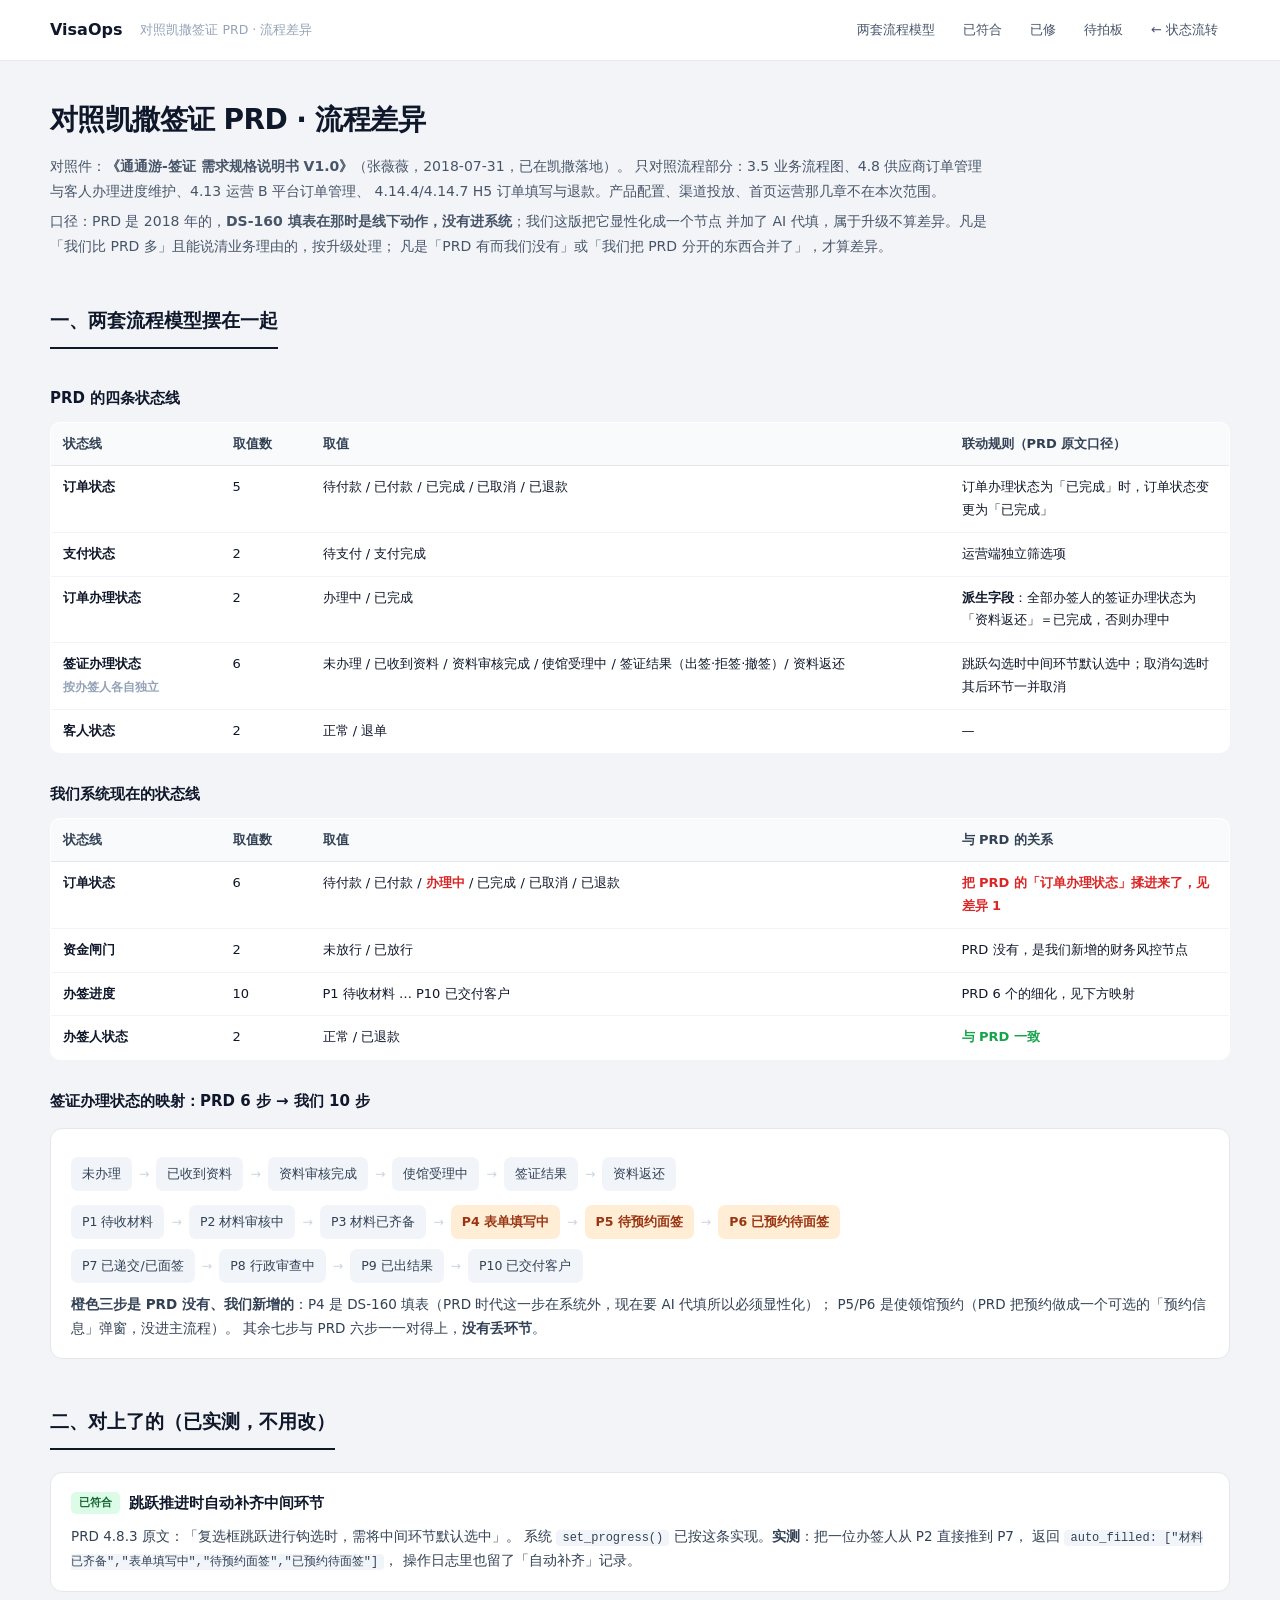
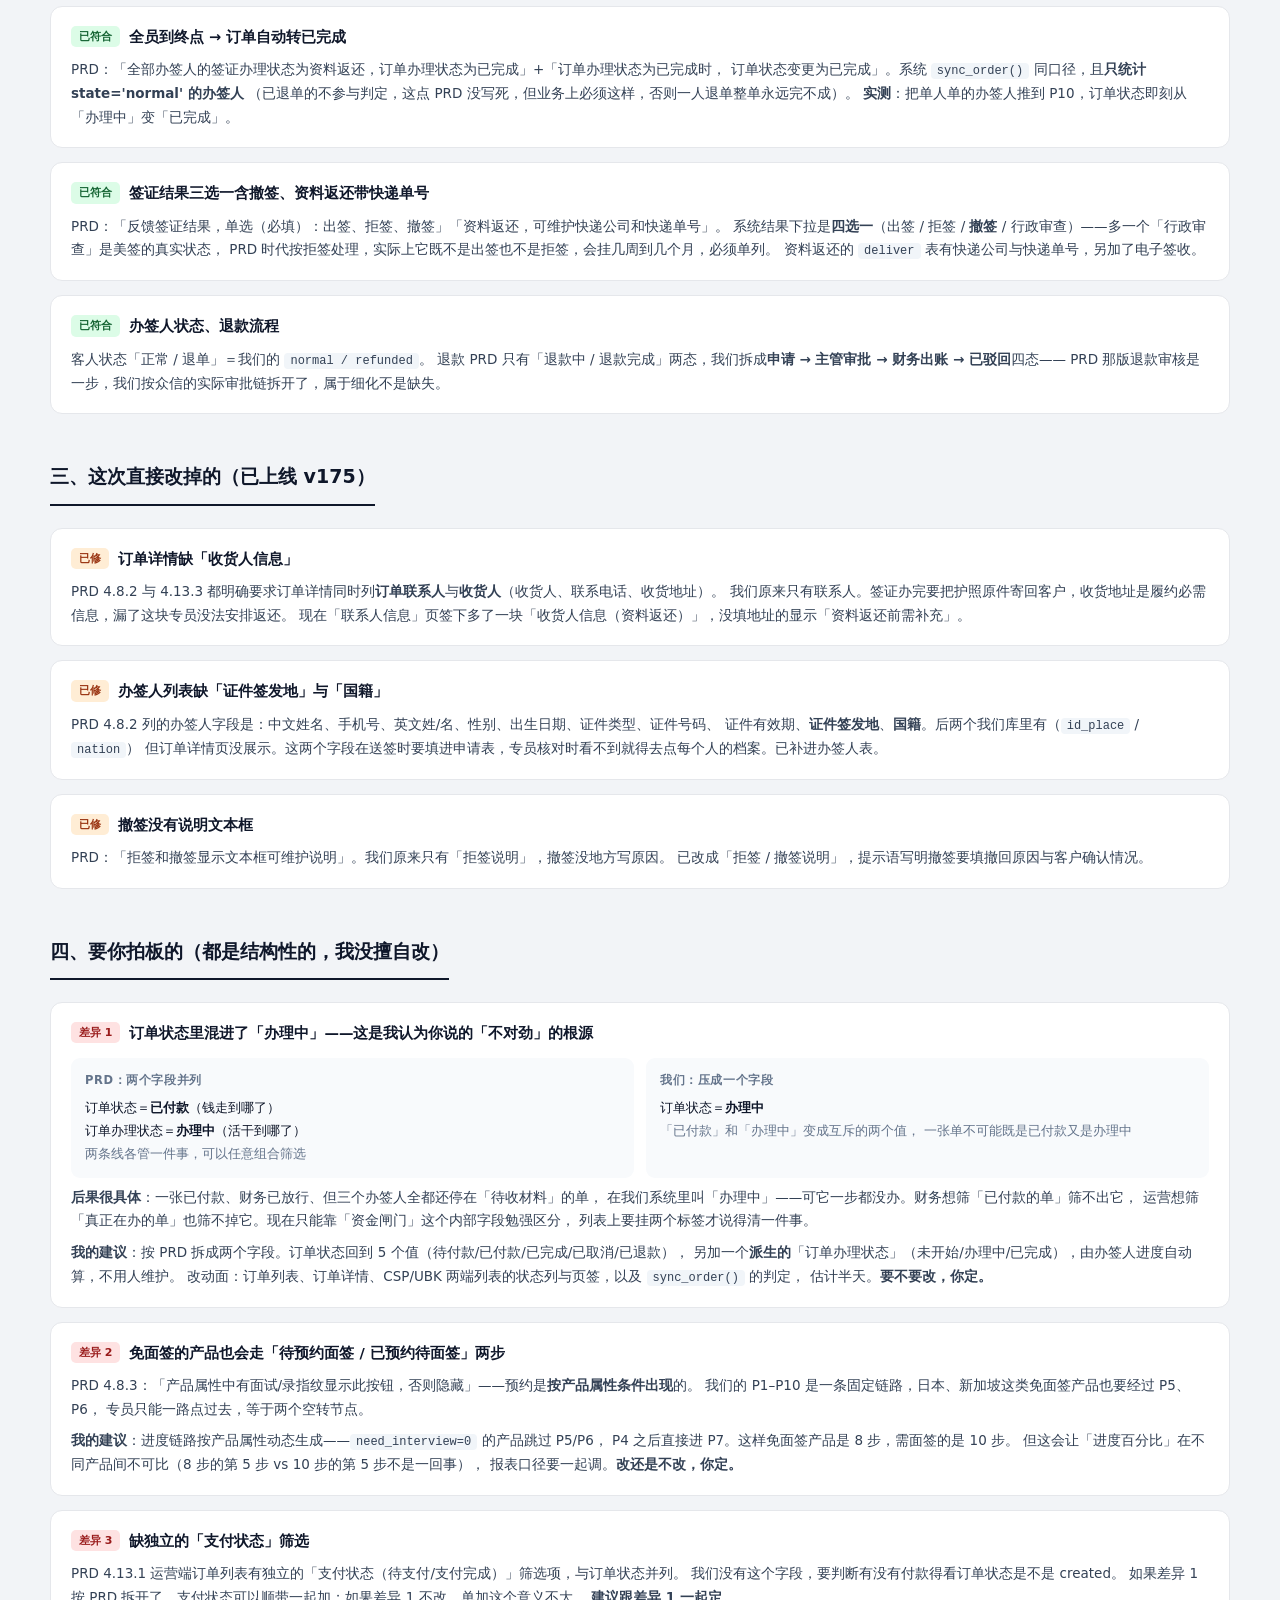
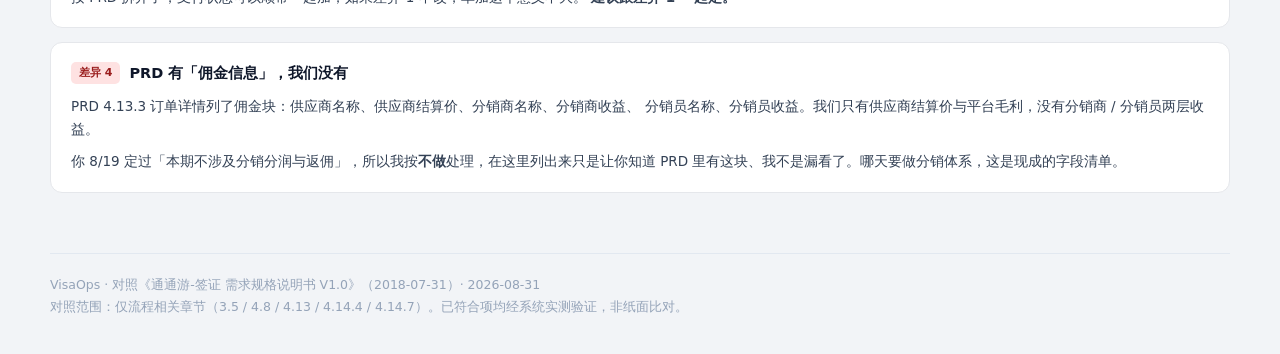
<file: spec/prd-diff.html>
<!doctype html>
<html lang="zh-CN">
<head>
<meta charset="utf-8">
<meta name="viewport" content="width=device-width,initial-scale=1">
<title>VisaOps · 对照凯撒签证 PRD · 流程差异</title>
<style>
*{box-sizing:border-box}
body{margin:0;background:#F2F4F7;color:#0F172A;
  font:14px/1.75 -apple-system,BlinkMacSystemFont,"PingFang SC","Microsoft YaHei",system-ui,sans-serif}
.top{background:#fff;border-bottom:1px solid #E5E7EB;position:sticky;top:0;z-index:20}
.in{width:1180px;max-width:calc(100% - 32px);margin:0 auto}
.top .in{display:flex;align-items:center;gap:18px;height:60px}
.top b{font-size:16px}.top s{text-decoration:none;color:#94A3B8;font-size:12.5px}
.top nav{margin-left:auto;display:flex;gap:4px}
.top nav a{font-size:13px;color:#475569;text-decoration:none;padding:6px 12px;border-radius:7px}
.top nav a:hover{background:#F1F5F9;color:#0F172A}
h1{font-size:28px;margin:34px 0 10px;letter-spacing:-.6px}
.lead{color:#475569;margin:0 0 6px;max-width:940px}
section{margin:46px 0}
h2{font-size:19px;margin:0 0 8px;padding-bottom:10px;border-bottom:2px solid #0F172A;display:inline-block}
h3{font-size:15px;margin:28px 0 10px}
table{width:100%;border-collapse:collapse;background:#fff;border:1px solid #E5E7EB;
  border-radius:10px;overflow:hidden;font-size:13px;margin:10px 0}
th{background:#F8FAFC;text-align:left;padding:10px 12px;font-weight:600;color:#334155;
  border-bottom:1px solid #E5E7EB}
td{padding:10px 12px;border-bottom:1px solid #F1F5F9;vertical-align:top}
tr:last-child td{border-bottom:0}
td.k{font-weight:600;white-space:nowrap}
code{background:#F1F5F9;border-radius:4px;padding:1px 6px;font-size:12px;
  font-family:ui-monospace,Menlo,monospace}
.ok{color:#16A34A;font-weight:600}
.bad{color:#DC2626;font-weight:600}
.fix{color:#EA580C;font-weight:600}
.n{color:#CBD5E1}
.card{background:#fff;border:1px solid #E5E7EB;border-radius:12px;padding:18px 20px;margin:14px 0}
.card h4{margin:0 0 4px;font-size:14.5px}
.card h4 span{display:inline-block;border-radius:5px;padding:1px 8px;font-size:11px;
  margin-right:9px;vertical-align:2px;font-weight:700}
.s-ok{background:#DCFCE7;color:#166534}
.s-fix{background:#FFEDD5;color:#9A3412}
.s-ask{background:#FEE2E2;color:#991B1B}
.card p{margin:8px 0 0;font-size:13.5px;color:#334155}
.card .vs{display:grid;grid-template-columns:1fr 1fr;gap:12px;margin-top:12px}
.card .vs>div{background:#F8FAFC;border-radius:9px;padding:12px 14px;font-size:13px}
.card .vs h5{margin:0 0 7px;font-size:11.5px;letter-spacing:.6px;color:#64748B}
.card .vs.one{grid-template-columns:1fr}
.flow{display:flex;flex-wrap:wrap;gap:0;align-items:center;margin:10px 0;font-size:12.5px}
.flow i{font-style:normal;background:#F1F5F9;border-radius:7px;padding:6px 11px;color:#334155}
.flow i.new{background:#FFEDD5;color:#9A3412;font-weight:600}
.flow em{font-style:normal;color:#CBD5E1;padding:0 7px}
.note{background:#fff;border:1px solid #E5E7EB;border-left:3px solid #EA580C;
  border-radius:0 10px 10px 0;padding:13px 16px;margin:14px 0;font-size:13.5px;color:#334155}
.note b{color:#C2410C}
footer{margin:60px 0 40px;padding-top:20px;border-top:1px solid #E2E8F0;font-size:12.5px;color:#94A3B8}
@media(max-width:900px){.card .vs{grid-template-columns:1fr}}
</style>
</head>
<body>
<div class="top"><div class="in">
  <b>VisaOps</b><s>对照凯撒签证 PRD · 流程差异</s>
  <nav><a href="#model">两套流程模型</a><a href="#ok">已符合</a><a href="#fixed">已修</a>
    <a href="#ask">待拍板</a><a href="status-flow.html">← 状态流转</a></nav>
</div></div>

<div class="in">
<h1>对照凯撒签证 PRD · 流程差异</h1>
<p class="lead">对照件：<b>《通通游-签证 需求规格说明书 V1.0》</b>（张薇薇，2018-07-31，已在凯撒落地）。
只对照流程部分：3.5 业务流程图、4.8 供应商订单管理与客人办理进度维护、4.13 运营 B 平台订单管理、
4.14.4/4.14.7 H5 订单填写与退款。产品配置、渠道投放、首页运营那几章不在本次范围。</p>
<p class="lead">口径：PRD 是 2018 年的，<b>DS-160 填表在那时是线下动作，没有进系统</b>；我们这版把它显性化成一个节点
并加了 AI 代填，属于升级不算差异。凡是「我们比 PRD 多」且能说清业务理由的，按升级处理；
凡是「PRD 有而我们没有」或「我们把 PRD 分开的东西合并了」，才算差异。</p>

<!-- ================= 模型对照 ================= -->
<section id="model">
<h2>一、两套流程模型摆在一起</h2>

<h3>PRD 的四条状态线</h3>
<table>
<tr><th style="width:170px">状态线</th><th style="width:90px">取值数</th><th>取值</th><th style="width:280px">联动规则（PRD 原文口径）</th></tr>
<tr><td class="k">订单状态</td><td>5</td>
<td>待付款 / 已付款 / 已完成 / 已取消 / 已退款</td>
<td>订单办理状态为「已完成」时，订单状态变更为「已完成」</td></tr>
<tr><td class="k">支付状态</td><td>2</td><td>待支付 / 支付完成</td><td>运营端独立筛选项</td></tr>
<tr><td class="k"><b>订单办理状态</b></td><td>2</td><td>办理中 / 已完成</td>
<td><b>派生字段</b>：全部办签人的签证办理状态为「资料返还」＝已完成，否则办理中</td></tr>
<tr><td class="k">签证办理状态<br><em style="font-style:normal;color:#94A3B8;font-size:12px">按办签人各自独立</em></td><td>6</td>
<td>未办理 / 已收到资料 / 资料审核完成 / 使馆受理中 / 签证结果（出签·拒签·撤签）/ 资料返还</td>
<td>跳跃勾选时中间环节默认选中；取消勾选时其后环节一并取消</td></tr>
<tr><td class="k">客人状态</td><td>2</td><td>正常 / 退单</td><td>—</td></tr>
</table>

<h3>我们系统现在的状态线</h3>
<table>
<tr><th style="width:170px">状态线</th><th style="width:90px">取值数</th><th>取值</th><th style="width:280px">与 PRD 的关系</th></tr>
<tr><td class="k">订单状态</td><td>6</td>
<td>待付款 / 已付款 / <b class="bad">办理中</b> / 已完成 / 已取消 / 已退款</td>
<td class="bad">把 PRD 的「订单办理状态」揉进来了，见差异 1</td></tr>
<tr><td class="k">资金闸门</td><td>2</td><td>未放行 / 已放行</td><td>PRD 没有，是我们新增的财务风控节点</td></tr>
<tr><td class="k">办签进度</td><td>10</td>
<td>P1 待收材料 … P10 已交付客户</td><td>PRD 6 个的细化，见下方映射</td></tr>
<tr><td class="k">办签人状态</td><td>2</td><td>正常 / 已退款</td><td class="ok">与 PRD 一致</td></tr>
</table>

<h3>签证办理状态的映射：PRD 6 步 → 我们 10 步</h3>
<div class="card">
<div class="flow">
  <i>未办理</i><em>→</em><i>已收到资料</i><em>→</em><i>资料审核完成</i><em>→</em>
  <i>使馆受理中</i><em>→</em><i>签证结果</i><em>→</em><i>资料返还</i>
</div>
<div class="flow" style="margin-top:14px">
  <i>P1 待收材料</i><em>→</em><i>P2 材料审核中</i><em>→</em><i>P3 材料已齐备</i><em>→</em>
  <i class="new">P4 表单填写中</i><em>→</em><i class="new">P5 待预约面签</i><em>→</em><i class="new">P6 已预约待面签</i>
</div>
<div class="flow">
  <i>P7 已递交/已面签</i><em>→</em><i>P8 行政审查中</i><em>→</em><i>P9 已出结果</i><em>→</em><i>P10 已交付客户</i>
</div>
<p><b>橙色三步是 PRD 没有、我们新增的</b>：P4 是 DS-160 填表（PRD 时代这一步在系统外，现在要 AI 代填所以必须显性化）；
P5/P6 是使领馆预约（PRD 把预约做成一个可选的「预约信息」弹窗，没进主流程）。
其余七步与 PRD 六步一一对得上，<b>没有丢环节</b>。</p>
</div>
</section>

<!-- ================= 已符合 ================= -->
<section id="ok">
<h2>二、对上了的（已实测，不用改）</h2>

<div class="card">
<h4><span class="s-ok">已符合</span>跳跃推进时自动补齐中间环节</h4>
<p>PRD 4.8.3 原文：「复选框跳跃进行钩选时，需将中间环节默认选中」。
系统 <code>set_progress()</code> 已按这条实现。<b>实测</b>：把一位办签人从 P2 直接推到 P7，
返回 <code>auto_filled: ["材料已齐备","表单填写中","待预约面签","已预约待面签"]</code>，
操作日志里也留了「自动补齐」记录。</p>
</div>

<div class="card">
<h4><span class="s-ok">已符合</span>全员到终点 → 订单自动转已完成</h4>
<p>PRD：「全部办签人的签证办理状态为资料返还，订单办理状态为已完成」+「订单办理状态为已完成时，
订单状态变更为已完成」。系统 <code>sync_order()</code> 同口径，且<b>只统计 state='normal' 的办签人</b>
（已退单的不参与判定，这点 PRD 没写死，但业务上必须这样，否则一人退单整单永远完不成）。
<b>实测</b>：把单人单的办签人推到 P10，订单状态即刻从「办理中」变「已完成」。</p>
</div>

<div class="card">
<h4><span class="s-ok">已符合</span>签证结果三选一含撤签、资料返还带快递单号</h4>
<p>PRD：「反馈签证结果，单选（必填）：出签、拒签、撤签」「资料返还，可维护快递公司和快递单号」。
系统结果下拉是<b>四选一</b>（出签 / 拒签 / <b>撤签</b> / 行政审查）——多一个「行政审查」是美签的真实状态，
PRD 时代按拒签处理，实际上它既不是出签也不是拒签，会挂几周到几个月，必须单列。
资料返还的 <code>deliver</code> 表有快递公司与快递单号，另加了电子签收。</p>
</div>

<div class="card">
<h4><span class="s-ok">已符合</span>办签人状态、退款流程</h4>
<p>客人状态「正常 / 退单」＝我们的 <code>normal / refunded</code>。
退款 PRD 只有「退款中 / 退款完成」两态，我们拆成<b>申请 → 主管审批 → 财务出账 → 已驳回</b>四态——
PRD 那版退款审核是一步，我们按众信的实际审批链拆开了，属于细化不是缺失。</p>
</div>
</section>

<!-- ================= 已修 ================= -->
<section id="fixed">
<h2>三、这次直接改掉的（已上线 v175）</h2>

<div class="card">
<h4><span class="s-fix">已修</span>订单详情缺「收货人信息」</h4>
<p>PRD 4.8.2 与 4.13.3 都明确要求订单详情同时列<b>订单联系人</b>与<b>收货人</b>（收货人、联系电话、收货地址）。
我们原来只有联系人。签证办完要把护照原件寄回客户，收货地址是履约必需信息，漏了这块专员没法安排返还。
现在「联系人信息」页签下多了一块「收货人信息（资料返还）」，没填地址的显示「资料返还前需补充」。</p>
</div>

<div class="card">
<h4><span class="s-fix">已修</span>办签人列表缺「证件签发地」与「国籍」</h4>
<p>PRD 4.8.2 列的办签人字段是：中文姓名、手机号、英文姓/名、性别、出生日期、证件类型、证件号码、
证件有效期、<b>证件签发地</b>、<b>国籍</b>。后两个我们库里有（<code>id_place</code> / <code>nation</code>）
但订单详情页没展示。这两个字段在送签时要填进申请表，专员核对时看不到就得去点每个人的档案。已补进办签人表。</p>
</div>

<div class="card">
<h4><span class="s-fix">已修</span>撤签没有说明文本框</h4>
<p>PRD：「拒签和撤签显示文本框可维护说明」。我们原来只有「拒签说明」，撤签没地方写原因。
已改成「拒签 / 撤签说明」，提示语写明撤签要填撤回原因与客户确认情况。</p>
</div>
</section>

<!-- ================= 待拍板 ================= -->
<section id="ask">
<h2>四、要你拍板的（都是结构性的，我没擅自改）</h2>

<div class="card">
<h4><span class="s-ask">差异 1</span>订单状态里混进了「办理中」——这是我认为你说的「不对劲」的根源</h4>
<div class="vs">
<div><h5>PRD：两个字段并列</h5>
订单状态＝<b>已付款</b>（钱走到哪了）<br>
订单办理状态＝<b>办理中</b>（活干到哪了）<br>
<span style="color:#64748B">两条线各管一件事，可以任意组合筛选</span></div>
<div><h5>我们：压成一个字段</h5>
订单状态＝<b>办理中</b><br>
<span style="color:#64748B">「已付款」和「办理中」变成互斥的两个值，
一张单不可能既是已付款又是办理中</span></div>
</div>
<p><b>后果很具体</b>：一张已付款、财务已放行、但三个办签人全都还停在「待收材料」的单，
在我们系统里叫「办理中」——可它一步都没办。财务想筛「已付款的单」筛不出它，
运营想筛「真正在办的单」也筛不掉它。现在只能靠「资金闸门」这个内部字段勉强区分，
列表上要挂两个标签才说得清一件事。</p>
<p><b>我的建议</b>：按 PRD 拆成两个字段。订单状态回到 5 个值（待付款/已付款/已完成/已取消/已退款），
另加一个<b>派生的</b>「订单办理状态」（未开始/办理中/已完成），由办签人进度自动算，不用人维护。
改动面：订单列表、订单详情、CSP/UBK 两端列表的状态列与页签，以及 <code>sync_order()</code> 的判定，
估计半天。<b>要不要改，你定。</b></p>
</div>

<div class="card">
<h4><span class="s-ask">差异 2</span>免面签的产品也会走「待预约面签 / 已预约待面签」两步</h4>
<p>PRD 4.8.3：「产品属性中有面试/录指纹显示此按钮，否则隐藏」——预约是<b>按产品属性条件出现</b>的。
我们的 P1–P10 是一条固定链路，日本、新加坡这类免面签产品也要经过 P5、P6，
专员只能一路点过去，等于两个空转节点。</p>
<p><b>我的建议</b>：进度链路按产品属性动态生成——<code>need_interview=0</code> 的产品跳过 P5/P6，
P4 之后直接进 P7。这样免面签产品是 8 步，需面签的是 10 步。
但这会让「进度百分比」在不同产品间不可比（8 步的第 5 步 vs 10 步的第 5 步不是一回事），
报表口径要一起调。<b>改还是不改，你定。</b></p>
</div>

<div class="card">
<h4><span class="s-ask">差异 3</span>缺独立的「支付状态」筛选</h4>
<p>PRD 4.13.1 运营端订单列表有独立的「支付状态（待支付/支付完成）」筛选项，与订单状态并列。
我们没有这个字段，要判断有没有付款得看订单状态是不是 created。
如果差异 1 按 PRD 拆开了，支付状态可以顺带一起加；如果差异 1 不改，单加这个意义不大。
<b>建议跟差异 1 一起定。</b></p>
</div>

<div class="card">
<h4><span class="s-ask">差异 4</span>PRD 有「佣金信息」，我们没有</h4>
<p>PRD 4.13.3 订单详情列了佣金块：供应商名称、供应商结算价、分销商名称、分销商收益、
分销员名称、分销员收益。我们只有供应商结算价与平台毛利，没有分销商 / 分销员两层收益。</p>
<p>你 8/19 定过「本期不涉及分销分润与返佣」，所以我按<b>不做</b>处理，在这里列出来只是让你知道
PRD 里有这块、我不是漏看了。哪天要做分销体系，这是现成的字段清单。</p>
</div>
</section>

<footer>
VisaOps · 对照《通通游-签证 需求规格说明书 V1.0》（2018-07-31）· 2026-08-31<br>
对照范围：仅流程相关章节（3.5 / 4.8 / 4.13 / 4.14.4 / 4.14.7）。已符合项均经系统实测验证，非纸面比对。
</footer>
</div>
</body>
</html>
</file>
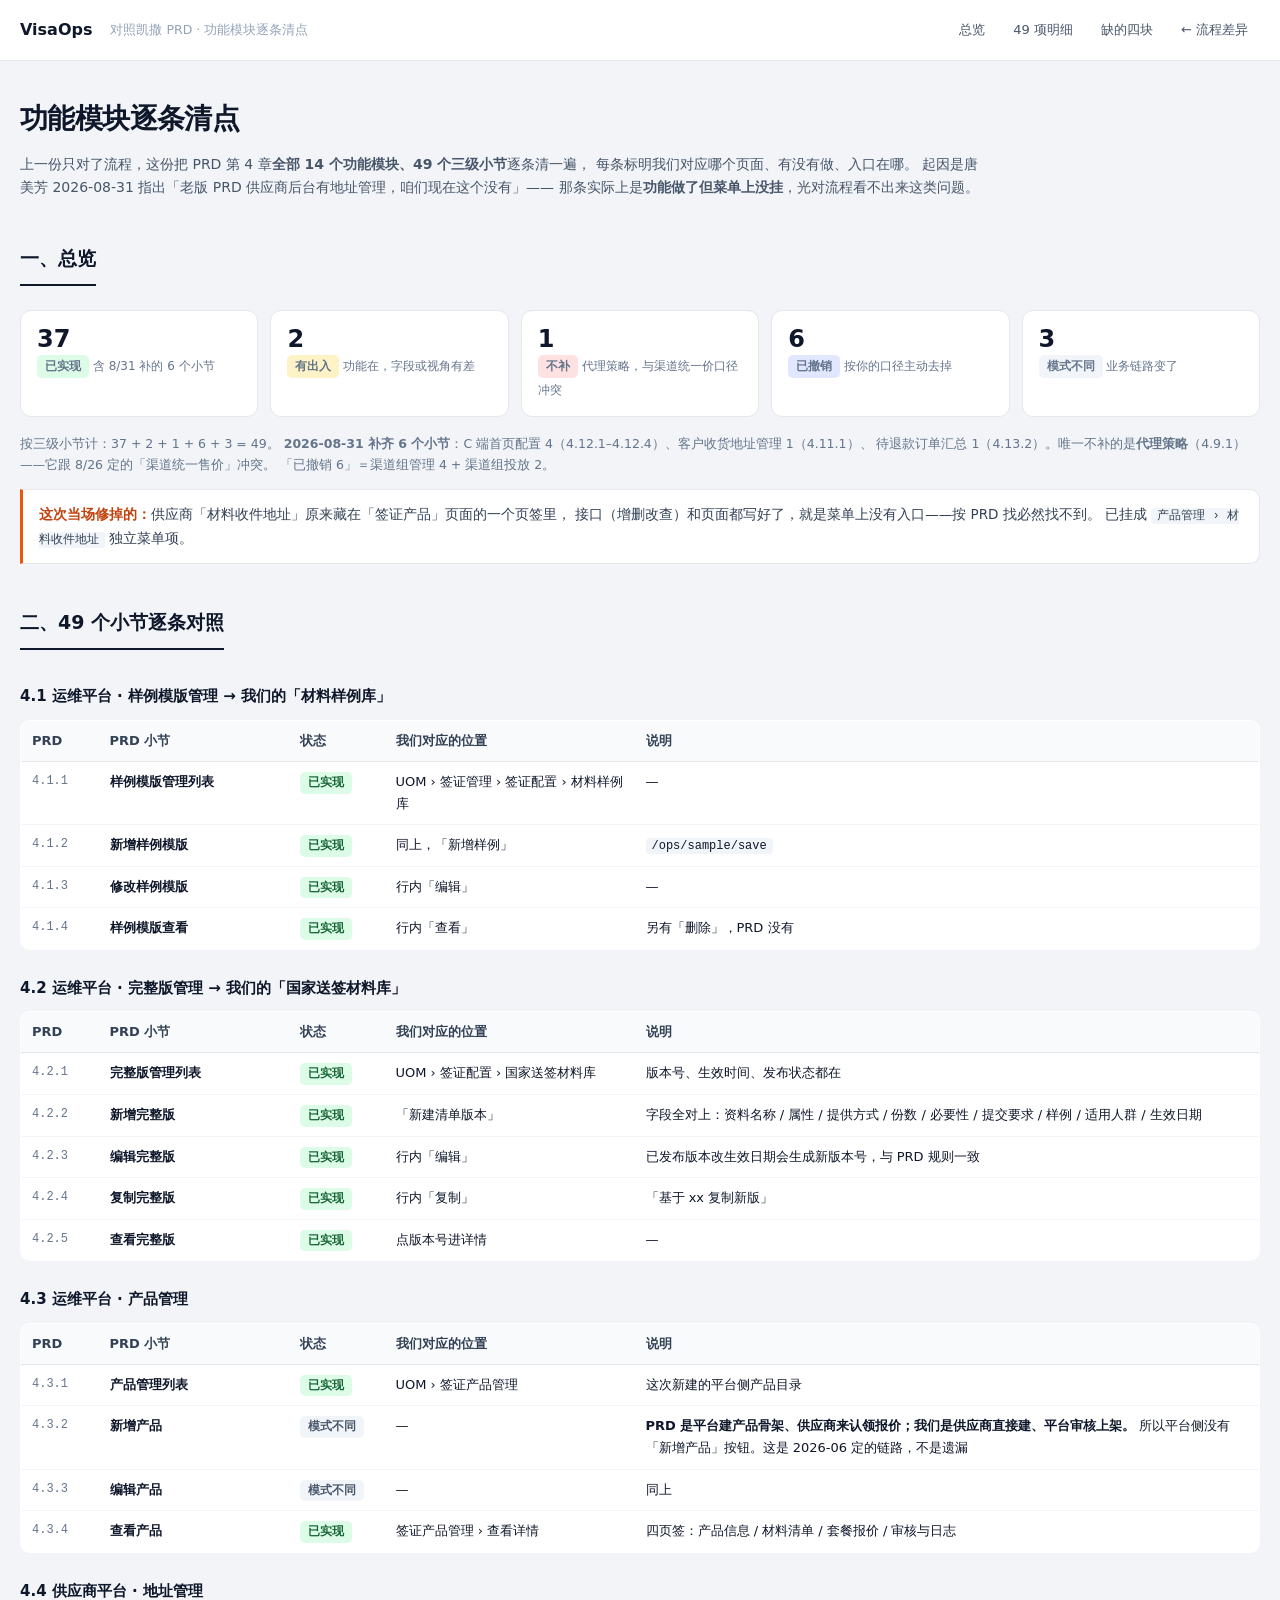
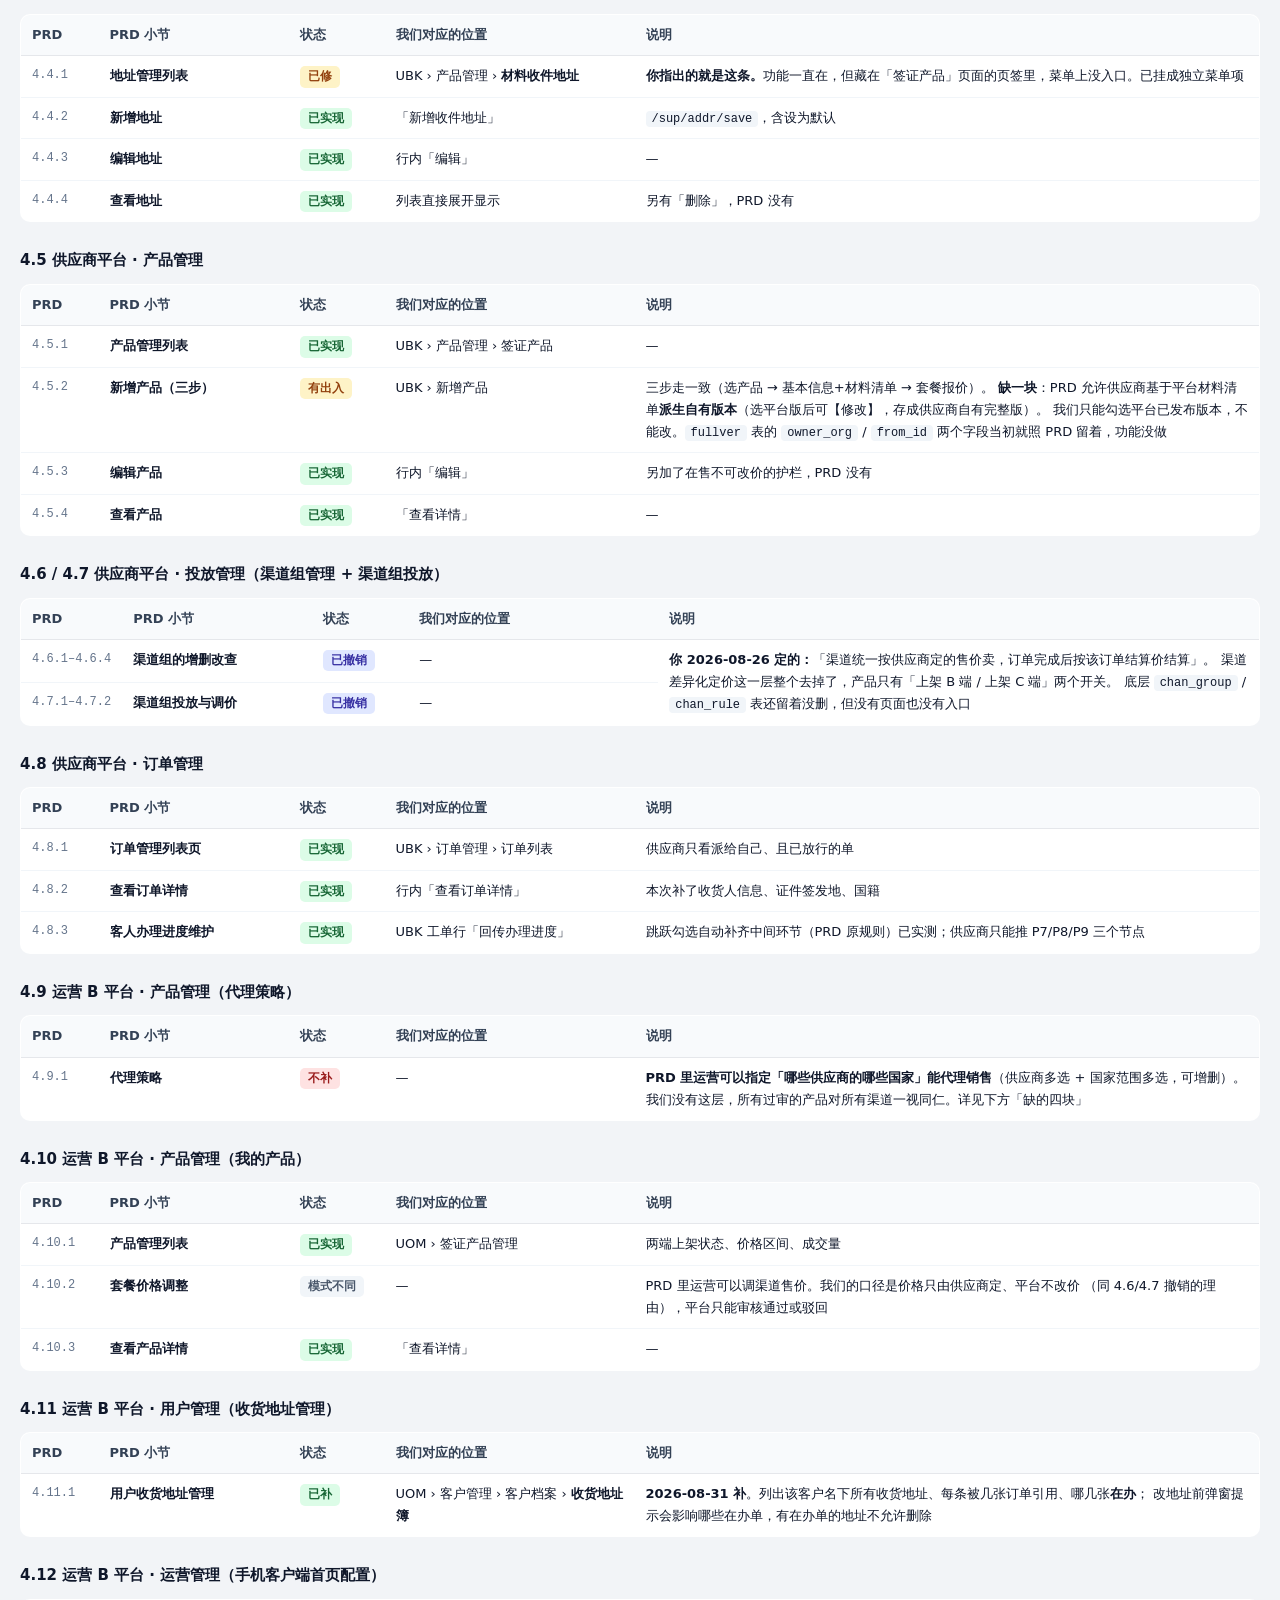
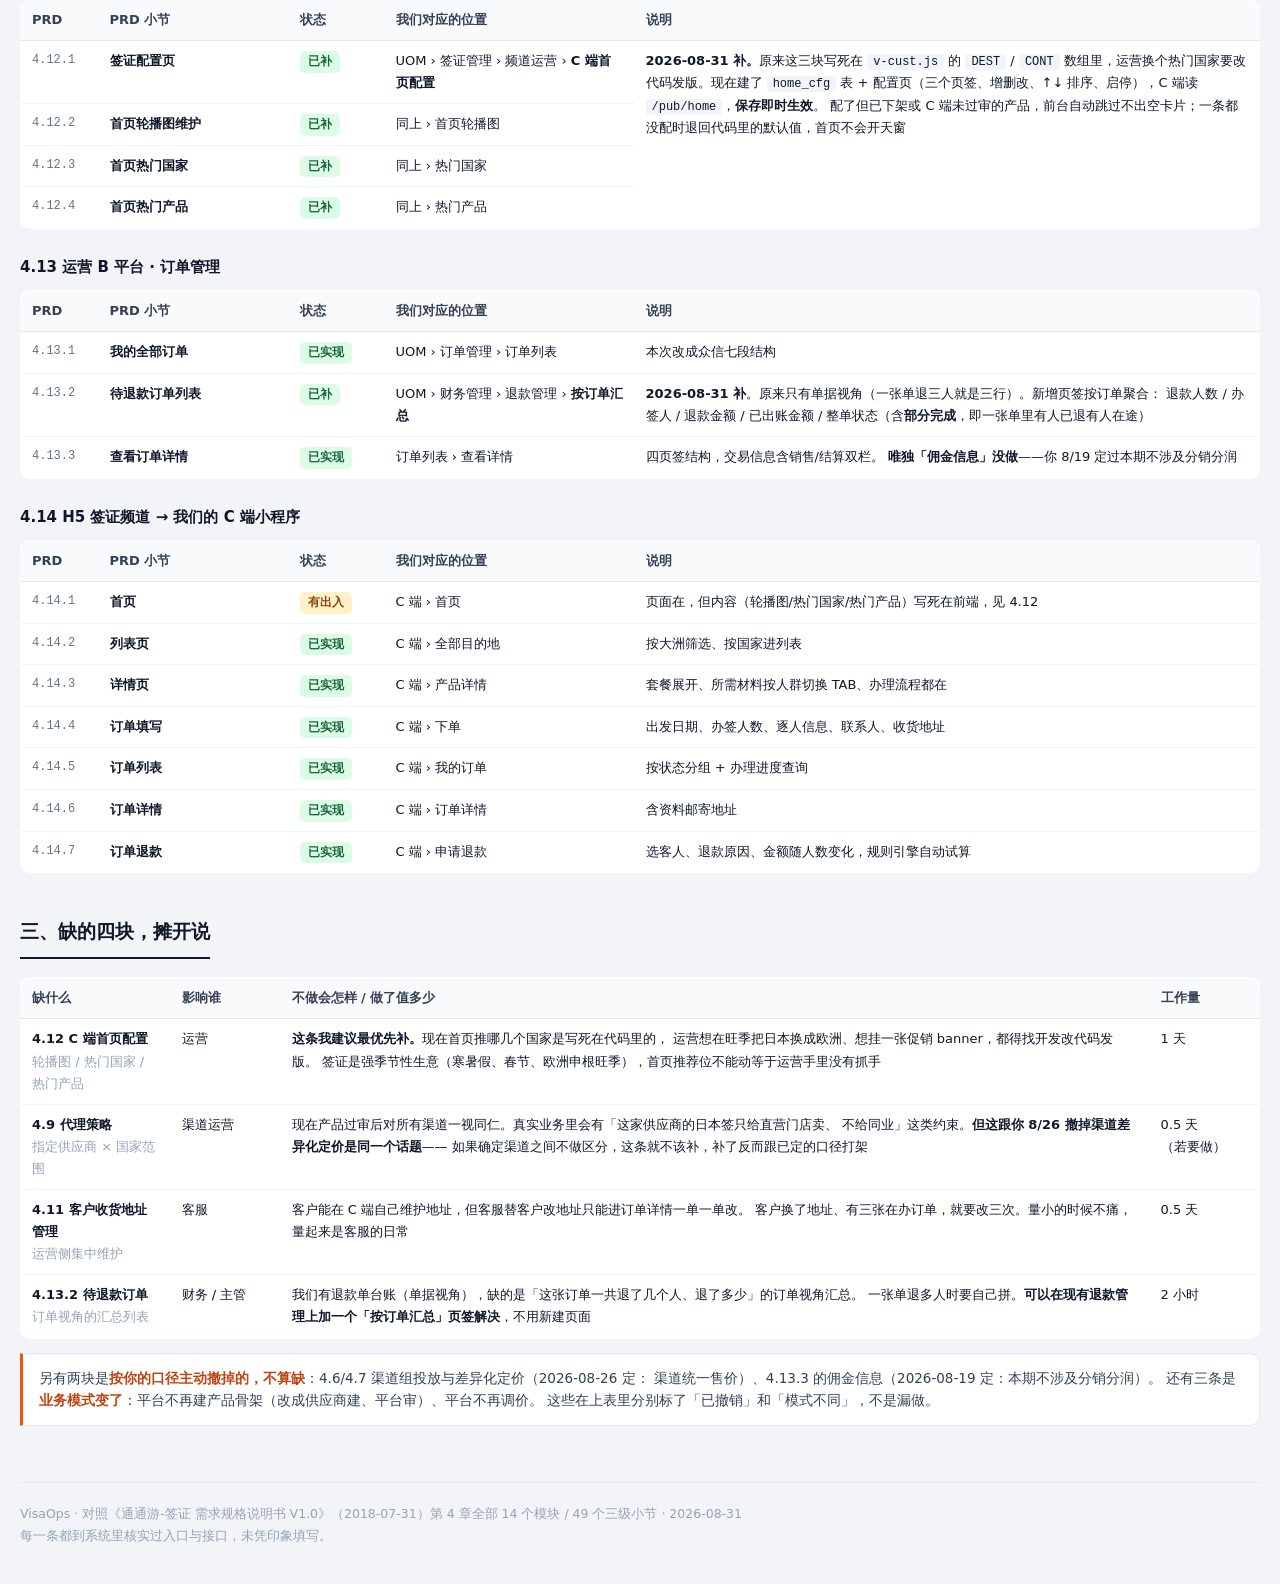
<file: spec/prd-modules.html>
<!doctype html>
<html lang="zh-CN">
<head>
<meta charset="utf-8">
<meta name="viewport" content="width=device-width,initial-scale=1">
<title>VisaOps · 对照凯撒 PRD · 功能模块逐条清点</title>
<style>
*{box-sizing:border-box}
body{margin:0;background:#F2F4F7;color:#0F172A;
  font:14px/1.7 -apple-system,BlinkMacSystemFont,"PingFang SC","Microsoft YaHei",system-ui,sans-serif}
.top{background:#fff;border-bottom:1px solid #E5E7EB;position:sticky;top:0;z-index:20}
.in{width:1240px;max-width:calc(100% - 32px);margin:0 auto}
.top .in{display:flex;align-items:center;gap:18px;height:60px}
.top b{font-size:16px}.top s{text-decoration:none;color:#94A3B8;font-size:12.5px}
.top nav{margin-left:auto;display:flex;gap:4px}
.top nav a{font-size:13px;color:#475569;text-decoration:none;padding:6px 12px;border-radius:7px}
.top nav a:hover{background:#F1F5F9;color:#0F172A}
h1{font-size:28px;margin:34px 0 10px;letter-spacing:-.6px}
.lead{color:#475569;margin:0 0 6px;max-width:960px}
section{margin:42px 0}
h2{font-size:19px;margin:0 0 8px;padding-bottom:10px;border-bottom:2px solid #0F172A;display:inline-block}
h3{font-size:15px;margin:26px 0 8px}
table{width:100%;border-collapse:collapse;background:#fff;border:1px solid #E5E7EB;
  border-radius:10px;overflow:hidden;font-size:13px;margin:10px 0}
th{background:#F8FAFC;text-align:left;padding:9px 11px;font-weight:600;color:#334155;
  border-bottom:1px solid #E5E7EB;white-space:nowrap}
td{padding:9px 11px;border-bottom:1px solid #F1F5F9;vertical-align:top}
tr:last-child td{border-bottom:0}
td.no{white-space:nowrap;font-family:ui-monospace,Menlo,monospace;font-size:12px;color:#64748B}
td.k{font-weight:600}
code{background:#F1F5F9;border-radius:4px;padding:1px 6px;font-size:12px;
  font-family:ui-monospace,Menlo,monospace}
.st{display:inline-block;border-radius:5px;padding:1px 8px;font-size:11.5px;font-weight:700;white-space:nowrap}
.s1{background:#DCFCE7;color:#166534}   /* 已实现 */
.s2{background:#FEF3C7;color:#92400E}   /* 有但入口/字段有出入 */
.s3{background:#FEE2E2;color:#991B1B}   /* 未做 */
.s4{background:#E0E7FF;color:#3730A3}   /* 业务变更主动撤销 */
.s5{background:#F1F5F9;color:#475569}   /* 模式不同 */
.sum{display:grid;grid-template-columns:repeat(5,1fr);gap:12px;margin:16px 0}
.sum>div{background:#fff;border:1px solid #E5E7EB;border-radius:11px;padding:14px 16px}
.sum b{display:block;font-size:24px;font-weight:700;line-height:1.2}
.sum span{font-size:12px;color:#64748B}
.note{background:#fff;border:1px solid #E5E7EB;border-left:3px solid #EA580C;
  border-radius:0 10px 10px 0;padding:13px 16px;margin:14px 0;font-size:13.5px;color:#334155}
.note b{color:#C2410C}
footer{margin:56px 0 40px;padding-top:20px;border-top:1px solid #E2E8F0;font-size:12.5px;color:#94A3B8}
@media(max-width:1000px){.sum{grid-template-columns:repeat(2,1fr)}}
</style>
</head>
<body>
<div class="top"><div class="in">
  <b>VisaOps</b><s>对照凯撒 PRD · 功能模块逐条清点</s>
  <nav><a href="#sum">总览</a><a href="#tbl">49 项明细</a><a href="#miss">缺的四块</a>
    <a href="prd-diff.html">← 流程差异</a></nav>
</div></div>

<div class="in">
<h1>功能模块逐条清点</h1>
<p class="lead">上一份只对了流程，这份把 PRD 第 4 章<b>全部 14 个功能模块、49 个三级小节</b>逐条清一遍，
每条标明我们对应哪个页面、有没有做、入口在哪。
起因是唐美芳 2026-08-31 指出「老版 PRD 供应商后台有地址管理，咱们现在这个没有」——
那条实际上是<b>功能做了但菜单上没挂</b>，光对流程看不出来这类问题。</p>

<section id="sum">
<h2>一、总览</h2>
<div class="sum">
  <div><b>37</b><span><span class="st s1">已实现</span> 含 8/31 补的 6 个小节</span></div>
  <div><b>2</b><span><span class="st s2">有出入</span> 功能在，字段或视角有差</span></div>
  <div><b>1</b><span><span class="st s3">不补</span> 代理策略，与渠道统一价口径冲突</span></div>
  <div><b>6</b><span><span class="st s4">已撤销</span> 按你的口径主动去掉</span></div>
  <div><b>3</b><span><span class="st s5">模式不同</span> 业务链路变了</span></div>
</div>
<p style="font-size:12.5px;color:#64748B;margin:6px 0 0">
按三级小节计：37 + 2 + 1 + 6 + 3 = 49。
<b>2026-08-31 补齐 6 个小节</b>：C 端首页配置 4（4.12.1–4.12.4）、客户收货地址管理 1（4.11.1）、
待退款订单汇总 1（4.13.2）。唯一不补的是<b>代理策略</b>（4.9.1）——它跟 8/26 定的「渠道统一售价」冲突。
「已撤销 6」＝渠道组管理 4 + 渠道组投放 2。</p>
<div class="note"><b>这次当场修掉的：</b>供应商「材料收件地址」原来藏在「签证产品」页面的一个页签里，
接口（增删改查）和页面都写好了，就是菜单上没有入口——按 PRD 找必然找不到。
已挂成 <code>产品管理 › 材料收件地址</code> 独立菜单项。</div>
</section>

<section id="tbl">
<h2>二、49 个小节逐条对照</h2>

<h3>4.1 运维平台 · 样例模版管理 → 我们的「材料样例库」</h3>
<table>
<tr><th style="width:78px">PRD</th><th style="width:190px">PRD 小节</th><th style="width:96px">状态</th>
<th style="width:250px">我们对应的位置</th><th>说明</th></tr>
<tr><td class="no">4.1.1</td><td class="k">样例模版管理列表</td><td><span class="st s1">已实现</span></td>
<td>UOM › 签证管理 › 签证配置 › 材料样例库</td><td>—</td></tr>
<tr><td class="no">4.1.2</td><td class="k">新增样例模版</td><td><span class="st s1">已实现</span></td>
<td>同上，「新增样例」</td><td><code>/ops/sample/save</code></td></tr>
<tr><td class="no">4.1.3</td><td class="k">修改样例模版</td><td><span class="st s1">已实现</span></td><td>行内「编辑」</td><td>—</td></tr>
<tr><td class="no">4.1.4</td><td class="k">样例模版查看</td><td><span class="st s1">已实现</span></td><td>行内「查看」</td><td>另有「删除」，PRD 没有</td></tr>
</table>

<h3>4.2 运维平台 · 完整版管理 → 我们的「国家送签材料库」</h3>
<table>
<tr><th style="width:78px">PRD</th><th style="width:190px">PRD 小节</th><th style="width:96px">状态</th>
<th style="width:250px">我们对应的位置</th><th>说明</th></tr>
<tr><td class="no">4.2.1</td><td class="k">完整版管理列表</td><td><span class="st s1">已实现</span></td>
<td>UOM › 签证配置 › 国家送签材料库</td><td>版本号、生效时间、发布状态都在</td></tr>
<tr><td class="no">4.2.2</td><td class="k">新增完整版</td><td><span class="st s1">已实现</span></td><td>「新建清单版本」</td>
<td>字段全对上：资料名称 / 属性 / 提供方式 / 份数 / 必要性 / 提交要求 / 样例 / 适用人群 / 生效日期</td></tr>
<tr><td class="no">4.2.3</td><td class="k">编辑完整版</td><td><span class="st s1">已实现</span></td><td>行内「编辑」</td>
<td>已发布版本改生效日期会生成新版本号，与 PRD 规则一致</td></tr>
<tr><td class="no">4.2.4</td><td class="k">复制完整版</td><td><span class="st s1">已实现</span></td><td>行内「复制」</td>
<td>「基于 xx 复制新版」</td></tr>
<tr><td class="no">4.2.5</td><td class="k">查看完整版</td><td><span class="st s1">已实现</span></td><td>点版本号进详情</td><td>—</td></tr>
</table>

<h3>4.3 运维平台 · 产品管理</h3>
<table>
<tr><th style="width:78px">PRD</th><th style="width:190px">PRD 小节</th><th style="width:96px">状态</th>
<th style="width:250px">我们对应的位置</th><th>说明</th></tr>
<tr><td class="no">4.3.1</td><td class="k">产品管理列表</td><td><span class="st s1">已实现</span></td>
<td>UOM › 签证产品管理</td><td>这次新建的平台侧产品目录</td></tr>
<tr><td class="no">4.3.2</td><td class="k">新增产品</td><td><span class="st s5">模式不同</span></td>
<td>—</td><td><b>PRD 是平台建产品骨架、供应商来认领报价；我们是供应商直接建、平台审核上架。</b>
所以平台侧没有「新增产品」按钮。这是 2026-06 定的链路，不是遗漏</td></tr>
<tr><td class="no">4.3.3</td><td class="k">编辑产品</td><td><span class="st s5">模式不同</span></td><td>—</td><td>同上</td></tr>
<tr><td class="no">4.3.4</td><td class="k">查看产品</td><td><span class="st s1">已实现</span></td>
<td>签证产品管理 › 查看详情</td><td>四页签：产品信息 / 材料清单 / 套餐报价 / 审核与日志</td></tr>
</table>

<h3>4.4 供应商平台 · 地址管理</h3>
<table>
<tr><th style="width:78px">PRD</th><th style="width:190px">PRD 小节</th><th style="width:96px">状态</th>
<th style="width:250px">我们对应的位置</th><th>说明</th></tr>
<tr><td class="no">4.4.1</td><td class="k">地址管理列表</td><td><span class="st s2">已修</span></td>
<td>UBK › 产品管理 › <b>材料收件地址</b></td>
<td><b>你指出的就是这条。</b>功能一直在，但藏在「签证产品」页面的页签里，菜单上没入口。已挂成独立菜单项</td></tr>
<tr><td class="no">4.4.2</td><td class="k">新增地址</td><td><span class="st s1">已实现</span></td><td>「新增收件地址」</td>
<td><code>/sup/addr/save</code>，含设为默认</td></tr>
<tr><td class="no">4.4.3</td><td class="k">编辑地址</td><td><span class="st s1">已实现</span></td><td>行内「编辑」</td><td>—</td></tr>
<tr><td class="no">4.4.4</td><td class="k">查看地址</td><td><span class="st s1">已实现</span></td><td>列表直接展开显示</td>
<td>另有「删除」，PRD 没有</td></tr>
</table>

<h3>4.5 供应商平台 · 产品管理</h3>
<table>
<tr><th style="width:78px">PRD</th><th style="width:190px">PRD 小节</th><th style="width:96px">状态</th>
<th style="width:250px">我们对应的位置</th><th>说明</th></tr>
<tr><td class="no">4.5.1</td><td class="k">产品管理列表</td><td><span class="st s1">已实现</span></td>
<td>UBK › 产品管理 › 签证产品</td><td>—</td></tr>
<tr><td class="no">4.5.2</td><td class="k">新增产品（三步）</td><td><span class="st s2">有出入</span></td>
<td>UBK › 新增产品</td>
<td>三步走一致（选产品 → 基本信息+材料清单 → 套餐报价）。
<b>缺一块</b>：PRD 允许供应商基于平台材料清单<b>派生自有版本</b>（选平台版后可【修改】，存成供应商自有完整版）。
我们只能勾选平台已发布版本，不能改。<code>fullver</code> 表的 <code>owner_org</code> / <code>from_id</code>
两个字段当初就照 PRD 留着，功能没做</td></tr>
<tr><td class="no">4.5.3</td><td class="k">编辑产品</td><td><span class="st s1">已实现</span></td><td>行内「编辑」</td>
<td>另加了在售不可改价的护栏，PRD 没有</td></tr>
<tr><td class="no">4.5.4</td><td class="k">查看产品</td><td><span class="st s1">已实现</span></td><td>「查看详情」</td><td>—</td></tr>
</table>

<h3>4.6 / 4.7 供应商平台 · 投放管理（渠道组管理 + 渠道组投放）</h3>
<table>
<tr><th style="width:78px">PRD</th><th style="width:190px">PRD 小节</th><th style="width:96px">状态</th>
<th style="width:250px">我们对应的位置</th><th>说明</th></tr>
<tr><td class="no">4.6.1–4.6.4</td><td class="k">渠道组的增删改查</td><td><span class="st s4">已撤销</span></td>
<td>—</td><td rowspan="2"><b>你 2026-08-26 定的：</b>「渠道统一按供应商定的售价卖，订单完成后按该订单结算价结算」。
渠道差异化定价这一层整个去掉了，产品只有「上架 B 端 / 上架 C 端」两个开关。
底层 <code>chan_group</code> / <code>chan_rule</code> 表还留着没删，但没有页面也没有入口</td></tr>
<tr><td class="no">4.7.1–4.7.2</td><td class="k">渠道组投放与调价</td><td><span class="st s4">已撤销</span></td><td>—</td></tr>
</table>

<h3>4.8 供应商平台 · 订单管理</h3>
<table>
<tr><th style="width:78px">PRD</th><th style="width:190px">PRD 小节</th><th style="width:96px">状态</th>
<th style="width:250px">我们对应的位置</th><th>说明</th></tr>
<tr><td class="no">4.8.1</td><td class="k">订单管理列表页</td><td><span class="st s1">已实现</span></td>
<td>UBK › 订单管理 › 订单列表</td><td>供应商只看派给自己、且已放行的单</td></tr>
<tr><td class="no">4.8.2</td><td class="k">查看订单详情</td><td><span class="st s1">已实现</span></td>
<td>行内「查看订单详情」</td><td>本次补了收货人信息、证件签发地、国籍</td></tr>
<tr><td class="no">4.8.3</td><td class="k">客人办理进度维护</td><td><span class="st s1">已实现</span></td>
<td>UBK 工单行「回传办理进度」</td>
<td>跳跃勾选自动补齐中间环节（PRD 原规则）已实测；供应商只能推 P7/P8/P9 三个节点</td></tr>
</table>

<h3>4.9 运营 B 平台 · 产品管理（代理策略）</h3>
<table>
<tr><th style="width:78px">PRD</th><th style="width:190px">PRD 小节</th><th style="width:96px">状态</th>
<th style="width:250px">我们对应的位置</th><th>说明</th></tr>
<tr><td class="no">4.9.1</td><td class="k">代理策略</td><td><span class="st s3">不补</span></td>
<td>—</td><td><b>PRD 里运营可以指定「哪些供应商的哪些国家」能代理销售</b>（供应商多选 + 国家范围多选，可增删）。
我们没有这层，所有过审的产品对所有渠道一视同仁。详见下方「缺的四块」</td></tr>
</table>

<h3>4.10 运营 B 平台 · 产品管理（我的产品）</h3>
<table>
<tr><th style="width:78px">PRD</th><th style="width:190px">PRD 小节</th><th style="width:96px">状态</th>
<th style="width:250px">我们对应的位置</th><th>说明</th></tr>
<tr><td class="no">4.10.1</td><td class="k">产品管理列表</td><td><span class="st s1">已实现</span></td>
<td>UOM › 签证产品管理</td><td>两端上架状态、价格区间、成交量</td></tr>
<tr><td class="no">4.10.2</td><td class="k">套餐价格调整</td><td><span class="st s5">模式不同</span></td>
<td>—</td><td>PRD 里运营可以调渠道售价。我们的口径是价格只由供应商定、平台不改价
（同 4.6/4.7 撤销的理由），平台只能审核通过或驳回</td></tr>
<tr><td class="no">4.10.3</td><td class="k">查看产品详情</td><td><span class="st s1">已实现</span></td><td>「查看详情」</td><td>—</td></tr>
</table>

<h3>4.11 运营 B 平台 · 用户管理（收货地址管理）</h3>
<table>
<tr><th style="width:78px">PRD</th><th style="width:190px">PRD 小节</th><th style="width:96px">状态</th>
<th style="width:250px">我们对应的位置</th><th>说明</th></tr>
<tr><td class="no">4.11.1</td><td class="k">用户收货地址管理</td><td><span class="st s1">已补</span></td>
<td>UOM › 客户管理 › 客户档案 › <b>收货地址簿</b></td>
<td><b>2026-08-31 补</b>。列出该客户名下所有收货地址、每条被几张订单引用、哪几张<b>在办</b>；
改地址前弹窗提示会影响哪些在办单，有在办单的地址不允许删除</td></tr>
</table>

<h3>4.12 运营 B 平台 · 运营管理（手机客户端首页配置）</h3>
<table>
<tr><th style="width:78px">PRD</th><th style="width:190px">PRD 小节</th><th style="width:96px">状态</th>
<th style="width:250px">我们对应的位置</th><th>说明</th></tr>
<tr><td class="no">4.12.1</td><td class="k">签证配置页</td><td><span class="st s1">已补</span></td>
<td>UOM › 签证管理 › 频道运营 › <b>C 端首页配置</b></td>
<td rowspan="4"><b>2026-08-31 补。</b>原来这三块写死在 <code>v-cust.js</code> 的 <code>DEST</code> /
<code>CONT</code> 数组里，运营换个热门国家要改代码发版。现在建了 <code>home_cfg</code> 表 +
配置页（三个页签、增删改、↑↓ 排序、启停），C 端读 <code>/pub/home</code>，<b>保存即时生效</b>。
配了但已下架或 C 端未过审的产品，前台自动跳过不出空卡片；一条都没配时退回代码里的默认值，首页不会开天窗</td></tr>
<tr><td class="no">4.12.2</td><td class="k">首页轮播图维护</td><td><span class="st s1">已补</span></td>
<td>同上 › 首页轮播图</td></tr>
<tr><td class="no">4.12.3</td><td class="k">首页热门国家</td><td><span class="st s1">已补</span></td>
<td>同上 › 热门国家</td></tr>
<tr><td class="no">4.12.4</td><td class="k">首页热门产品</td><td><span class="st s1">已补</span></td>
<td>同上 › 热门产品</td></tr>
</table>

<h3>4.13 运营 B 平台 · 订单管理</h3>
<table>
<tr><th style="width:78px">PRD</th><th style="width:190px">PRD 小节</th><th style="width:96px">状态</th>
<th style="width:250px">我们对应的位置</th><th>说明</th></tr>
<tr><td class="no">4.13.1</td><td class="k">我的全部订单</td><td><span class="st s1">已实现</span></td>
<td>UOM › 订单管理 › 订单列表</td><td>本次改成众信七段结构</td></tr>
<tr><td class="no">4.13.2</td><td class="k">待退款订单列表</td><td><span class="st s1">已补</span></td>
<td>UOM › 财务管理 › 退款管理 › <b>按订单汇总</b></td>
<td><b>2026-08-31 补</b>。原来只有单据视角（一张单退三人就是三行）。新增页签按订单聚合：
退款人数 / 办签人 / 退款金额 / 已出账金额 / 整单状态（含<b>部分完成</b>，即一张单里有人已退有人在途）</td></tr>
<tr><td class="no">4.13.3</td><td class="k">查看订单详情</td><td><span class="st s1">已实现</span></td>
<td>订单列表 › 查看详情</td><td>四页签结构，交易信息含销售/结算双栏。
<b>唯独「佣金信息」没做</b>——你 8/19 定过本期不涉及分销分润</td></tr>
</table>

<h3>4.14 H5 签证频道 → 我们的 C 端小程序</h3>
<table>
<tr><th style="width:78px">PRD</th><th style="width:190px">PRD 小节</th><th style="width:96px">状态</th>
<th style="width:250px">我们对应的位置</th><th>说明</th></tr>
<tr><td class="no">4.14.1</td><td class="k">首页</td><td><span class="st s2">有出入</span></td>
<td>C 端 › 首页</td><td>页面在，但内容（轮播图/热门国家/热门产品）写死在前端，见 4.12</td></tr>
<tr><td class="no">4.14.2</td><td class="k">列表页</td><td><span class="st s1">已实现</span></td>
<td>C 端 › 全部目的地</td><td>按大洲筛选、按国家进列表</td></tr>
<tr><td class="no">4.14.3</td><td class="k">详情页</td><td><span class="st s1">已实现</span></td>
<td>C 端 › 产品详情</td><td>套餐展开、所需材料按人群切换 TAB、办理流程都在</td></tr>
<tr><td class="no">4.14.4</td><td class="k">订单填写</td><td><span class="st s1">已实现</span></td>
<td>C 端 › 下单</td><td>出发日期、办签人数、逐人信息、联系人、收货地址</td></tr>
<tr><td class="no">4.14.5</td><td class="k">订单列表</td><td><span class="st s1">已实现</span></td>
<td>C 端 › 我的订单</td><td>按状态分组 + 办理进度查询</td></tr>
<tr><td class="no">4.14.6</td><td class="k">订单详情</td><td><span class="st s1">已实现</span></td>
<td>C 端 › 订单详情</td><td>含资料邮寄地址</td></tr>
<tr><td class="no">4.14.7</td><td class="k">订单退款</td><td><span class="st s1">已实现</span></td>
<td>C 端 › 申请退款</td><td>选客人、退款原因、金额随人数变化，规则引擎自动试算</td></tr>
</table>
</section>

<section id="miss">
<h2>三、缺的四块，摊开说</h2>
<table>
<tr><th style="width:150px">缺什么</th><th style="width:110px">影响谁</th><th>不做会怎样 / 做了值多少</th><th style="width:110px">工作量</th></tr>
<tr><td class="k">4.12 C 端首页配置<br><span style="color:#94A3B8;font-weight:400">轮播图 / 热门国家 / 热门产品</span></td>
<td>运营</td>
<td><b>这条我建议最优先补。</b>现在首页推哪几个国家是写死在代码里的，
运营想在旺季把日本换成欧洲、想挂一张促销 banner，都得找开发改代码发版。
签证是强季节性生意（寒暑假、春节、欧洲申根旺季），首页推荐位不能动等于运营手里没有抓手</td>
<td>1 天</td></tr>
<tr><td class="k">4.9 代理策略<br><span style="color:#94A3B8;font-weight:400">指定供应商 × 国家范围</span></td>
<td>渠道运营</td>
<td>现在产品过审后对所有渠道一视同仁。真实业务里会有「这家供应商的日本签只给直营门店卖、
不给同业」这类约束。<b>但这跟你 8/26 撤掉渠道差异化定价是同一个话题</b>——
如果确定渠道之间不做区分，这条就不该补，补了反而跟已定的口径打架</td>
<td>0.5 天<br>（若要做）</td></tr>
<tr><td class="k">4.11 客户收货地址管理<br><span style="color:#94A3B8;font-weight:400">运营侧集中维护</span></td>
<td>客服</td>
<td>客户能在 C 端自己维护地址，但客服替客户改地址只能进订单详情一单一单改。
客户换了地址、有三张在办订单，就要改三次。量小的时候不痛，量起来是客服的日常</td>
<td>0.5 天</td></tr>
<tr><td class="k">4.13.2 待退款订单<br><span style="color:#94A3B8;font-weight:400">订单视角的汇总列表</span></td>
<td>财务 / 主管</td>
<td>我们有退款单台账（单据视角），缺的是「这张订单一共退了几个人、退了多少」的订单视角汇总。
一张单退多人时要自己拼。<b>可以在现有退款管理上加一个「按订单汇总」页签解决</b>，不用新建页面</td>
<td>2 小时</td></tr>
</table>
<div class="note">另有两块是<b>按你的口径主动撤掉的，不算缺</b>：4.6/4.7 渠道组投放与差异化定价（2026-08-26 定：
渠道统一售价）、4.13.3 的佣金信息（2026-08-19 定：本期不涉及分销分润）。
还有三条是<b>业务模式变了</b>：平台不再建产品骨架（改成供应商建、平台审）、平台不再调价。
这些在上表里分别标了「已撤销」和「模式不同」，不是漏做。</div>
</section>

<footer>
VisaOps · 对照《通通游-签证 需求规格说明书 V1.0》（2018-07-31）第 4 章全部 14 个模块 / 49 个三级小节 · 2026-08-31<br>
每一条都到系统里核实过入口与接口，未凭印象填写。
</footer>
</div>
</body>
</html>
</file>
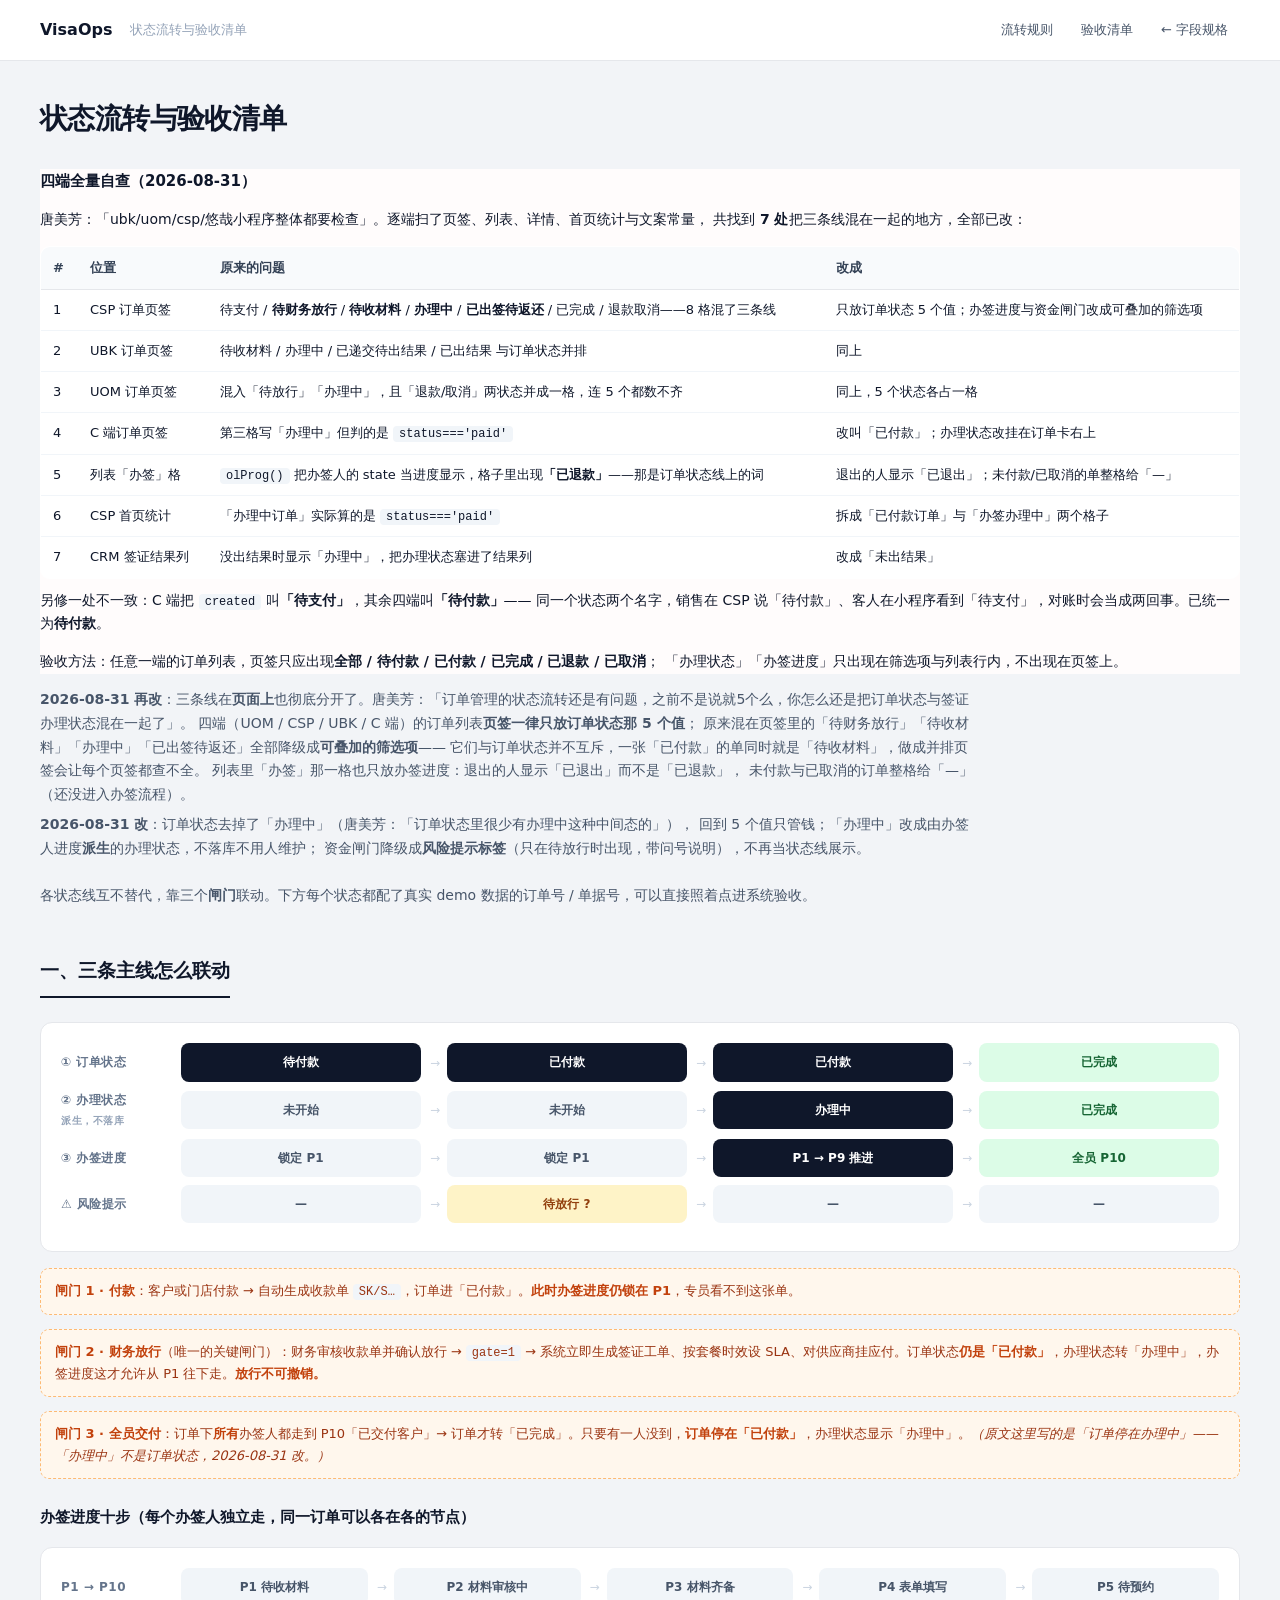
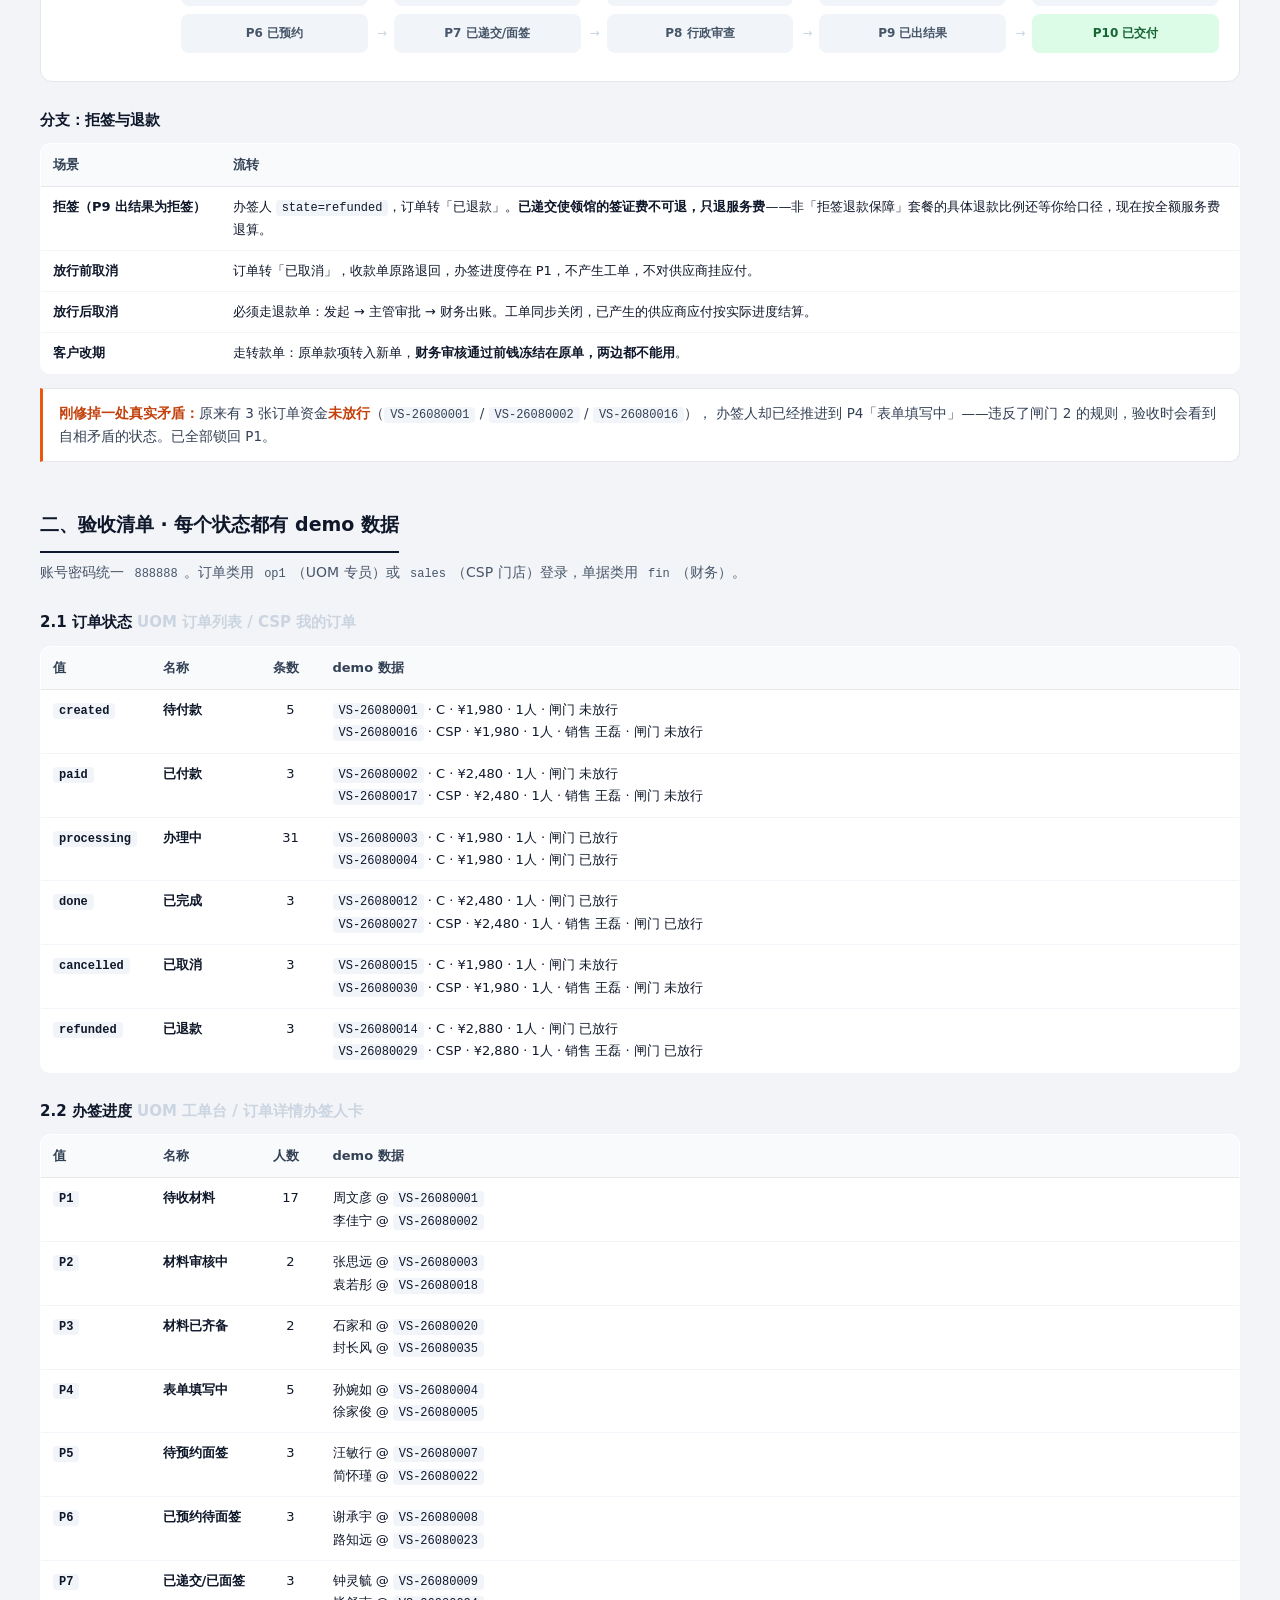
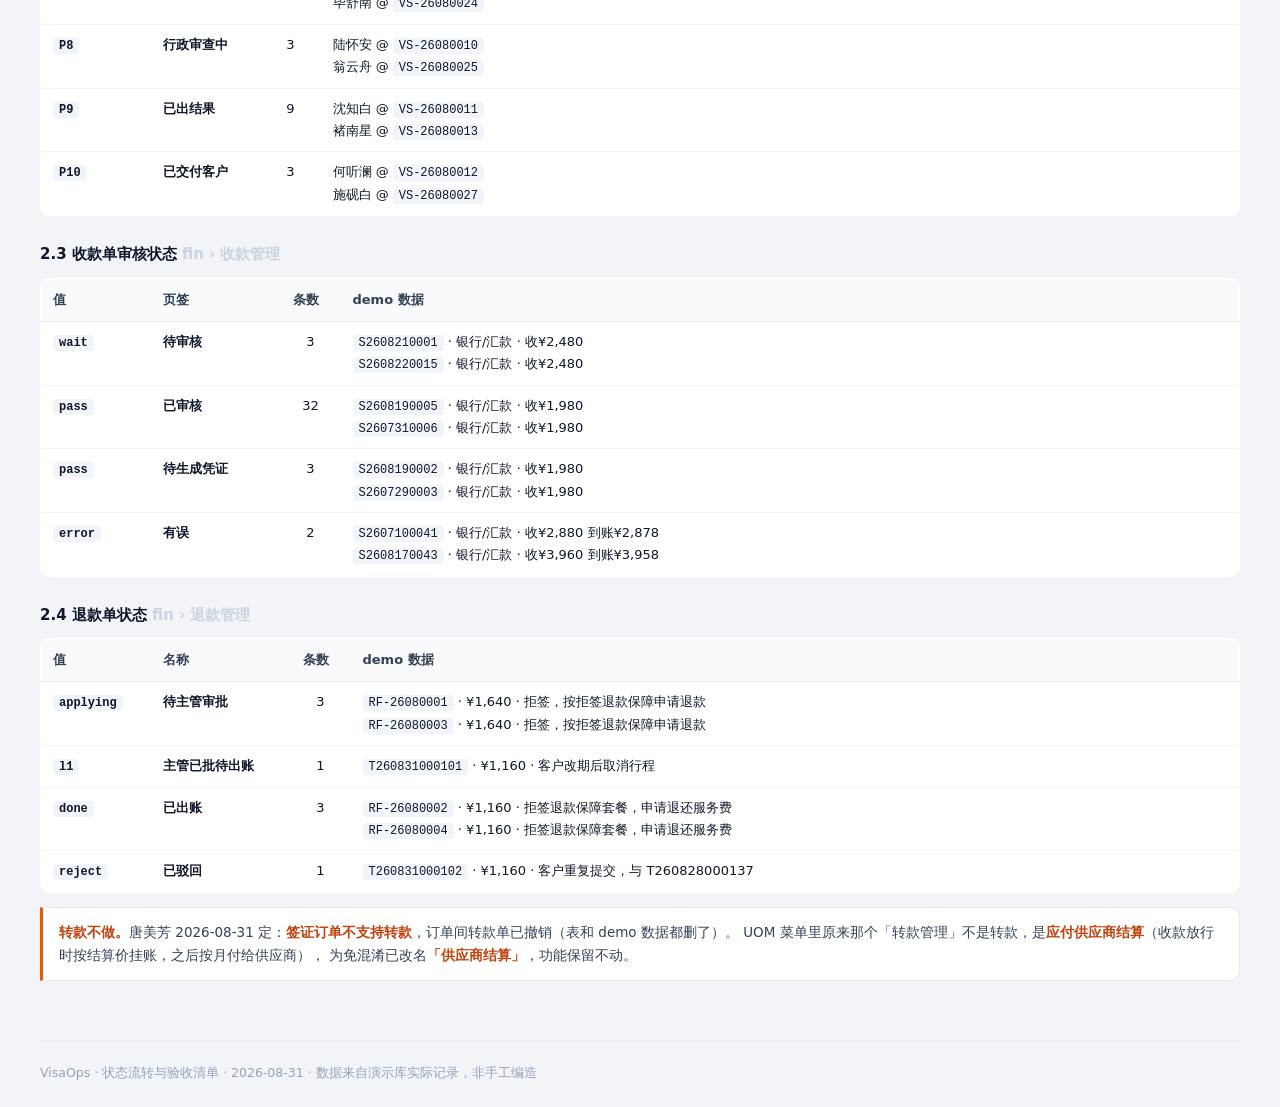
<file: spec/status-flow.html>
<!doctype html><html lang=zh-CN><head><meta charset=utf-8>
<meta name=viewport content="width=device-width,initial-scale=1">
<title>VisaOps · 状态流转与验收清单</title>
<style>
*{box-sizing:border-box}
body{margin:0;background:#F2F4F7;color:#0F172A;font:14px/1.7 -apple-system,BlinkMacSystemFont,"PingFang SC","Microsoft YaHei",system-ui,sans-serif}
.top{background:#fff;border-bottom:1px solid #E5E7EB;position:sticky;top:0;z-index:20}
.in{width:1200px;max-width:calc(100% - 32px);margin:0 auto}
.top .in{display:flex;align-items:center;gap:18px;height:60px}
.top b{font-size:16px}.top s{text-decoration:none;color:#94A3B8;font-size:12.5px}
.top nav{margin-left:auto;display:flex;gap:4px}
.top nav a{font-size:13px;color:#475569;text-decoration:none;padding:6px 12px;border-radius:7px}
.top nav a:hover{background:#F1F5F9;color:#0F172A}
h1{font-size:28px;margin:34px 0 10px;letter-spacing:-.6px}
.lead{color:#475569;margin:0 0 6px;max-width:940px}
section{margin:46px 0}
h2{font-size:19px;margin:0 0 8px;padding-bottom:10px;border-bottom:2px solid #0F172A;display:inline-block}
h3{font-size:15px;margin:26px 0 10px}
table{width:100%;border-collapse:collapse;background:#fff;border:1px solid #E5E7EB;border-radius:10px;overflow:hidden;font-size:13px;margin:10px 0}
th{background:#F8FAFC;text-align:left;padding:10px 12px;font-weight:600;color:#334155;border-bottom:1px solid #E5E7EB;white-space:nowrap}
td{padding:9px 12px;border-bottom:1px solid #F1F5F9;vertical-align:top}
tr:last-child td{border-bottom:0}
td.k{font-weight:600;white-space:nowrap}
code{background:#F1F5F9;border-radius:4px;padding:1px 6px;font-size:12px;font-family:ui-monospace,Menlo,monospace}
.n{color:#CBD5E1}
.note{background:#fff;border:1px solid #E5E7EB;border-left:3px solid #EA580C;border-radius:0 10px 10px 0;padding:13px 16px;margin:14px 0;font-size:13.5px;color:#334155}
.note b{color:#C2410C}
.flow{background:#fff;border:1px solid #E5E7EB;border-radius:12px;padding:20px;margin:16px 0;overflow-x:auto}
.lane{display:flex;align-items:center;gap:0;margin:0 0 8px;min-width:1050px}
.lane .nm{width:120px;flex:none;font-size:12px;font-weight:700;color:#64748B;letter-spacing:.5px}
.st{flex:1;text-align:center;padding:9px 4px;border-radius:8px;font-size:12px;font-weight:600;
  background:#F1F5F9;color:#475569;margin-right:26px;position:relative}
.st:last-child{margin-right:0}
.st::after{content:"→";position:absolute;right:-19px;top:50%;transform:translateY(-50%);color:#CBD5E1;font-weight:400}
.st:last-child::after{display:none}
.st.on{background:#0F172A;color:#fff}
.st.g{background:#FEF3C7;color:#92400E}
.st.b{background:#DCFCE7;color:#166534}
.gate{margin:14px 0 6px;padding:11px 14px;background:#FFF7ED;border:1px dashed #FDBA74;border-radius:9px;font-size:13px;color:#9A3412}
.gate b{color:#C2410C}
footer{margin:60px 0 40px;padding-top:20px;border-top:1px solid #E2E8F0;font-size:12.5px;color:#94A3B8}
</style></head><body>
<div class=top><div class=in><b>VisaOps</b><s>状态流转与验收清单</s>
<nav><a href="#flow">流转规则</a><a href="#acc">验收清单</a><a href="orders-fields.html">← 字段规格</a></nav>
</div></div>
<div class=in>
<h1>状态流转与验收清单</h1>
<div class="card" style="border-color:#FBD5D2;background:#FFFCFC">
<h3>四端全量自查（2026-08-31）</h3>
<div class="pad">
<p>唐美芳：「ubk/uom/csp/悠哉小程序整体都要检查」。逐端扫了页签、列表、详情、首页统计与文案常量，
共找到 <b>7 处</b>把三条线混在一起的地方，全部已改：</p>
<table class="tb"><thead><tr><th>#</th><th>位置</th><th>原来的问题</th><th>改成</th></tr></thead><tbody>
<tr><td>1</td><td>CSP 订单页签</td><td>待支付 / <b>待财务放行</b> / <b>待收材料</b> / <b>办理中</b> / <b>已出签待返还</b> / 已完成 / 退款取消——8 格混了三条线</td><td>只放订单状态 5 个值；办签进度与资金闸门改成可叠加的筛选项</td></tr>
<tr><td>2</td><td>UBK 订单页签</td><td>待收材料 / 办理中 / 已递交待出结果 / 已出结果 与订单状态并排</td><td>同上</td></tr>
<tr><td>3</td><td>UOM 订单页签</td><td>混入「待放行」「办理中」，且「退款/取消」两状态并成一格，连 5 个都数不齐</td><td>同上，5 个状态各占一格</td></tr>
<tr><td>4</td><td>C 端订单页签</td><td>第三格写「办理中」但判的是 <code>status==='paid'</code></td><td>改叫「已付款」；办理状态改挂在订单卡右上</td></tr>
<tr><td>5</td><td>列表「办签」格</td><td><code>olProg()</code> 把办签人的 state 当进度显示，格子里出现<b>「已退款」</b>——那是订单状态线上的词</td><td>退出的人显示「已退出」；未付款/已取消的单整格给「—」</td></tr>
<tr><td>6</td><td>CSP 首页统计</td><td>「办理中订单」实际算的是 <code>status==='paid'</code></td><td>拆成「已付款订单」与「办签办理中」两个格子</td></tr>
<tr><td>7</td><td>CRM 签证结果列</td><td>没出结果时显示「办理中」，把办理状态塞进了结果列</td><td>改成「未出结果」</td></tr>
</tbody></table>
<p style="margin-top:10px">另修一处不一致：C 端把 <code>created</code> 叫<b>「待支付」</b>，其余四端叫<b>「待付款」</b>——
同一个状态两个名字，销售在 CSP 说「待付款」、客人在小程序看到「待支付」，对账时会当成两回事。已统一为<b>待付款</b>。</p>
<p>验收方法：任意一端的订单列表，页签只应出现<b>全部 / 待付款 / 已付款 / 已完成 / 已退款 / 已取消</b>；
「办理状态」「办签进度」只出现在筛选项与列表行内，不出现在页签上。</p>
</div></div>

<p class=lead><b>2026-08-31 再改</b>：三条线在<b>页面上</b>也彻底分开了。唐美芳：「订单管理的状态流转还是有问题，之前不是说就5个么，你怎么还是把订单状态与签证办理状态混在一起了」。
四端（UOM / CSP / UBK / C 端）的订单列表<b>页签一律只放订单状态那 5 个值</b>；
原来混在页签里的「待财务放行」「待收材料」「办理中」「已出签待返还」全部降级成<b>可叠加的筛选项</b>——
它们与订单状态并不互斥，一张「已付款」的单同时就是「待收材料」，做成并排页签会让每个页签都查不全。
列表里「办签」那一格也只放办签进度：退出的人显示「已退出」而不是「已退款」，
未付款与已取消的订单整格给「—」（还没进入办签流程）。</p>
<p class=lead><b>2026-08-31 改</b>：订单状态去掉了「办理中」（唐美芳：「订单状态里很少有办理中这种中间态的」），
回到 5 个值只管钱；「办理中」改成由办签人进度<b>派生</b>的办理状态，不落库不用人维护；
资金闸门降级成<b>风险提示标签</b>（只在待放行时出现，带问号说明），不再当状态线展示。<br><br>
各状态线互不替代，靠三个<b>闸门</b>联动。下方每个状态都配了真实 demo 数据的订单号 / 单据号，可以直接照着点进系统验收。</p>

<section id=flow>
<h2>一、三条主线怎么联动</h2>

<div class=flow>
<div class=lane><div class=nm>① 订单状态</div>
<div class="st on">待付款</div><div class="st on">已付款</div><div class="st on">已付款</div><div class="st b">已完成</div></div>
<div class=lane><div class=nm>② 办理状态<br><em style="font-style:normal;font-size:10px;color:#94A3B8">派生，不落库</em></div>
<div class="st">未开始</div><div class="st">未开始</div><div class="st on">办理中</div><div class="st b">已完成</div></div>
<div class=lane><div class=nm>③ 办签进度</div>
<div class="st">锁定 P1</div><div class="st">锁定 P1</div><div class="st on">P1 → P9 推进</div><div class="st b">全员 P10</div></div>
<div class=lane><div class=nm>⚠ 风险提示</div>
<div class="st">—</div><div class="st g">待放行 ?</div><div class="st">—</div><div class="st">—</div></div>
</div>

<div class=gate><b>闸门 1 · 付款</b>：客户或门店付款 → 自动生成收款单 <code>SK/S…</code>，订单进「已付款」。<b>此时办签进度仍锁在 P1</b>，专员看不到这张单。</div>
<div class=gate><b>闸门 2 · 财务放行</b>（唯一的关键闸门）：财务审核收款单并确认放行 → <code>gate=1</code> → 系统立即生成签证工单、按套餐时效设 SLA、对供应商挂应付。订单状态<b>仍是「已付款」</b>，办理状态转「办理中」，办签进度这才允许从 P1 往下走。<b>放行不可撤销。</b></div>
<div class=gate><b>闸门 3 · 全员交付</b>：订单下<b>所有</b>办签人都走到 P10「已交付客户」→ 订单才转「已完成」。只要有一人没到，<b>订单停在「已付款」</b>，办理状态显示「办理中」。<i>（原文这里写的是「订单停在办理中」——「办理中」不是订单状态，2026-08-31 改。）</i></div>

<h3>办签进度十步（每个办签人独立走，同一订单可以各在各的节点）</h3>
<div class=flow><div class=lane style="min-width:1150px"><div class=nm>P1 → P10</div>
<div class=st>P1 待收材料</div><div class=st>P2 材料审核中</div><div class=st>P3 材料齐备</div><div class=st>P4 表单填写</div><div class=st>P5 待预约</div>
</div><div class=lane style="min-width:1150px"><div class=nm></div>
<div class=st>P6 已预约</div><div class=st>P7 已递交/面签</div><div class=st>P8 行政审查</div><div class=st>P9 已出结果</div><div class="st b">P10 已交付</div>
</div></div>

<h3>分支：拒签与退款</h3>
<table>
<tr><th style="width:180px">场景</th><th>流转</th></tr>
<tr><td class=k>拒签（P9 出结果为拒签）</td><td>办签人 <code>state=refunded</code>，订单转「已退款」。<b>已递交使领馆的签证费不可退，只退服务费</b>——非「拒签退款保障」套餐的具体退款比例还等你给口径，现在按全额服务费退算。</td></tr>
<tr><td class=k>放行前取消</td><td>订单转「已取消」，收款单原路退回，办签进度停在 P1，不产生工单，不对供应商挂应付。</td></tr>
<tr><td class=k>放行后取消</td><td>必须走退款单：发起 → 主管审批 → 财务出账。工单同步关闭，已产生的供应商应付按实际进度结算。</td></tr>
<tr><td class=k>客户改期</td><td>走转款单：原单款项转入新单，<b>财务审核通过前钱冻结在原单，两边都不能用</b>。</td></tr>
</table>
<div class=note><b>刚修掉一处真实矛盾：</b>原来有 3 张订单资金<b>未放行</b>（<code>VS-26080001</code> / <code>VS-26080002</code> / <code>VS-26080016</code>），
办签人却已经推进到 P4「表单填写中」——违反了闸门 2 的规则，验收时会看到自相矛盾的状态。已全部锁回 P1。</div>
</section>

<section id=acc>
<h2>二、验收清单 · 每个状态都有 demo 数据</h2>
<p class=lead>账号密码统一 <code>888888</code>。订单类用 <code>op1</code>（UOM 专员）或 <code>sales</code>（CSP 门店）登录，单据类用 <code>fin</code>（财务）。</p>

<h3>2.1 订单状态 <span class=n>UOM 订单列表 / CSP 我的订单</span></h3>
<table><tr><th style="width:110px">值</th><th style="width:110px">名称</th><th style="width:60px">条数</th><th>demo 数据</th></tr>
<tr><td class=k><code>created</code></td><td class=k>待付款</td><td style='text-align:center'>5</td><td><code>VS-26080001</code> · C · ¥1,980 · 1人 · 闸门 未放行<br><code>VS-26080016</code> · CSP · ¥1,980 · 1人 · 销售 王磊 · 闸门 未放行</td></tr>
<tr><td class=k><code>paid</code></td><td class=k>已付款</td><td style='text-align:center'>3</td><td><code>VS-26080002</code> · C · ¥2,480 · 1人 · 闸门 未放行<br><code>VS-26080017</code> · CSP · ¥2,480 · 1人 · 销售 王磊 · 闸门 未放行</td></tr>
<tr><td class=k><code>processing</code></td><td class=k>办理中</td><td style='text-align:center'>31</td><td><code>VS-26080003</code> · C · ¥1,980 · 1人 · 闸门 已放行<br><code>VS-26080004</code> · C · ¥1,980 · 1人 · 闸门 已放行</td></tr>
<tr><td class=k><code>done</code></td><td class=k>已完成</td><td style='text-align:center'>3</td><td><code>VS-26080012</code> · C · ¥2,480 · 1人 · 闸门 已放行<br><code>VS-26080027</code> · CSP · ¥2,480 · 1人 · 销售 王磊 · 闸门 已放行</td></tr>
<tr><td class=k><code>cancelled</code></td><td class=k>已取消</td><td style='text-align:center'>3</td><td><code>VS-26080015</code> · C · ¥1,980 · 1人 · 闸门 未放行<br><code>VS-26080030</code> · CSP · ¥1,980 · 1人 · 销售 王磊 · 闸门 未放行</td></tr>
<tr><td class=k><code>refunded</code></td><td class=k>已退款</td><td style='text-align:center'>3</td><td><code>VS-26080014</code> · C · ¥2,880 · 1人 · 闸门 已放行<br><code>VS-26080029</code> · CSP · ¥2,880 · 1人 · 销售 王磊 · 闸门 已放行</td></tr>
</table>

<h3>2.2 办签进度 <span class=n>UOM 工单台 / 订单详情办签人卡</span></h3>
<table><tr><th style="width:110px">值</th><th style="width:110px">名称</th><th style="width:60px">人数</th><th>demo 数据</th></tr>
<tr><td class=k><code>P1</code></td><td class=k>待收材料</td><td style='text-align:center'>17</td><td>周文彦 @ <code>VS-26080001</code><br>李佳宁 @ <code>VS-26080002</code></td></tr>
<tr><td class=k><code>P2</code></td><td class=k>材料审核中</td><td style='text-align:center'>2</td><td>张思远 @ <code>VS-26080003</code><br>袁若彤 @ <code>VS-26080018</code></td></tr>
<tr><td class=k><code>P3</code></td><td class=k>材料已齐备</td><td style='text-align:center'>2</td><td>石家和 @ <code>VS-26080020</code><br>封长风 @ <code>VS-26080035</code></td></tr>
<tr><td class=k><code>P4</code></td><td class=k>表单填写中</td><td style='text-align:center'>5</td><td>孙婉如 @ <code>VS-26080004</code><br>徐家俊 @ <code>VS-26080005</code></td></tr>
<tr><td class=k><code>P5</code></td><td class=k>待预约面签</td><td style='text-align:center'>3</td><td>汪敏行 @ <code>VS-26080007</code><br>简怀瑾 @ <code>VS-26080022</code></td></tr>
<tr><td class=k><code>P6</code></td><td class=k>已预约待面签</td><td style='text-align:center'>3</td><td>谢承宇 @ <code>VS-26080008</code><br>路知远 @ <code>VS-26080023</code></td></tr>
<tr><td class=k><code>P7</code></td><td class=k>已递交/已面签</td><td style='text-align:center'>3</td><td>钟灵毓 @ <code>VS-26080009</code><br>毕舒南 @ <code>VS-26080024</code></td></tr>
<tr><td class=k><code>P8</code></td><td class=k>行政审查中</td><td style='text-align:center'>3</td><td>陆怀安 @ <code>VS-26080010</code><br>翁云舟 @ <code>VS-26080025</code></td></tr>
<tr><td class=k><code>P9</code></td><td class=k>已出结果</td><td style='text-align:center'>9</td><td>沈知白 @ <code>VS-26080011</code><br>褚南星 @ <code>VS-26080013</code></td></tr>
<tr><td class=k><code>P10</code></td><td class=k>已交付客户</td><td style='text-align:center'>3</td><td>何听澜 @ <code>VS-26080012</code><br>施砚白 @ <code>VS-26080027</code></td></tr>
</table>

<h3>2.3 收款单审核状态 <span class=n>fin › 收款管理</span></h3>
<table><tr><th style="width:110px">值</th><th style="width:130px">页签</th><th style="width:60px">条数</th><th>demo 数据</th></tr>
<tr><td class=k><code>wait</code></td><td class=k>待审核</td><td style='text-align:center'>3</td><td><code>S2608210001</code> · 银行/汇款 · 收¥2,480<br><code>S2608220015</code> · 银行/汇款 · 收¥2,480</td></tr>
<tr><td class=k><code>pass</code></td><td class=k>已审核</td><td style='text-align:center'>32</td><td><code>S2608190005</code> · 银行/汇款 · 收¥1,980<br><code>S2607310006</code> · 银行/汇款 · 收¥1,980</td></tr>
<tr><td class=k><code>pass</code></td><td class=k>待生成凭证</td><td style='text-align:center'>3</td><td><code>S2608190002</code> · 银行/汇款 · 收¥1,980<br><code>S2607290003</code> · 银行/汇款 · 收¥1,980</td></tr>
<tr><td class=k><code>error</code></td><td class=k>有误</td><td style='text-align:center'>2</td><td><code>S2607100041</code> · 银行/汇款 · 收¥2,880 到账¥2,878<br><code>S2608170043</code> · 银行/汇款 · 收¥3,960 到账¥3,958</td></tr>
</table>

<h3>2.4 退款单状态 <span class=n>fin › 退款管理</span></h3>
<table><tr><th style="width:110px">值</th><th style="width:140px">名称</th><th style="width:60px">条数</th><th>demo 数据</th></tr>
<tr><td class=k><code>applying</code></td><td class=k>待主管审批</td><td style='text-align:center'>3</td><td><code>RF-26080001</code> · ¥1,640 · 拒签，按拒签退款保障申请退款<br><code>RF-26080003</code> · ¥1,640 · 拒签，按拒签退款保障申请退款</td></tr>
<tr><td class=k><code>l1</code></td><td class=k>主管已批待出账</td><td style='text-align:center'>1</td><td><code>T260831000101</code> · ¥1,160 · 客户改期后取消行程</td></tr>
<tr><td class=k><code>done</code></td><td class=k>已出账</td><td style='text-align:center'>3</td><td><code>RF-26080002</code> · ¥1,160 · 拒签退款保障套餐，申请退还服务费<br><code>RF-26080004</code> · ¥1,160 · 拒签退款保障套餐，申请退还服务费</td></tr>
<tr><td class=k><code>reject</code></td><td class=k>已驳回</td><td style='text-align:center'>1</td><td><code>T260831000102</code> · ¥1,160 · 客户重复提交，与 T260828000137</td></tr>
</table>

<div class=note><b>转款不做。</b>唐美芳 2026-08-31 定：<b>签证订单不支持转款</b>，订单间转款单已撤销（表和 demo 数据都删了）。
UOM 菜单里原来那个「转款管理」不是转款，是<b>应付供应商结算</b>（收款放行时按结算价挂账，之后按月付给供应商），
为免混淆已改名<b>「供应商结算」</b>，功能保留不动。</div>
</section>

<footer>VisaOps · 状态流转与验收清单 · 2026-08-31 · 数据来自演示库实际记录，非手工编造</footer>
</div></body></html>
</file>
<file: css/app.css>
/* VisaOps —— 干净、克制、以任务为中心 */
:root{
  --navy:#2B6DE0; --navy-2:#1B4FB5; --red:#E2402C; --red-soft:#FDF2F0;
  --brand:#2B6DE0; --brand-soft:#EAF1FE; --brand-line:#CFE0FB; --ink-0:#0F1B2D;
  --ink:#101828; --ink-2:#475467; --ink-3:#98A2B3;
  --line:#E7EAEF; --line-2:#F1F3F7; --bg:#F6F7F9; --card:#fff;
  --ok:#0E9F6E; --ok-bg:#ECFDF5; --warn:#B54708; --warn-bg:#FFFAEB;
  --bad:#B42318; --bad-bg:#FEF3F2; --info:#175CD3; --info-bg:#EFF6FF;
  --r:6px; --sh:none;
}
*{box-sizing:border-box}
html,body{height:100%}
body{margin:0;background:var(--bg);color:var(--ink);
  font:14px/1.6 -apple-system,BlinkMacSystemFont,"Segoe UI","PingFang SC","Hiragino Sans GB","Microsoft YaHei",sans-serif;
  -webkit-font-smoothing:antialiased}
a{color:inherit;text-decoration:none}
button,input,select,textarea{font-family:inherit;font-size:14px}
::-webkit-scrollbar{width:8px;height:8px}
::-webkit-scrollbar-thumb{background:#D8DDE5;border-radius:4px}

/* ===== 布局 ===== */
#app{display:flex;flex-direction:column;height:100%}
.topbar{height:56px;flex:none;background:#fff;color:var(--ink-0);display:flex;align-items:stretch;
  padding:0 20px;gap:16px;position:relative;z-index:20;border-bottom:1px solid var(--line)}
.logo{font-size:16px;font-weight:700;letter-spacing:.4px;display:flex;align-items:center;gap:9px;flex:none}
.logo i{width:24px;height:24px;border-radius:7px;background:var(--brand);color:#fff;display:grid;place-items:center;
  font-style:normal;font-size:12px;font-weight:800}
.logo small{font-weight:400;color:var(--ink-3);font-size:12px;letter-spacing:0}
.roles{display:flex;align-items:center;gap:3px;flex:1;min-width:0;overflow-x:auto}
.roles .g-link{flex:none;color:var(--ink-2);font-size:12.5px;padding:5px 12px;border-radius:20px;
  border:1px solid var(--line);cursor:pointer;white-space:nowrap;transition:.15s}
.roles .g-link:hover,.roles .g-link.on{background:var(--brand-soft);color:var(--brand);
  border-color:var(--brand-line);font-weight:600}
.roles .sp{flex:none;width:1px;height:20px;background:var(--line);margin:0 7px}
.roles button{background:transparent;border:none;color:var(--ink-2);padding:5px 13px;
  border-radius:6px;cursor:pointer;white-space:nowrap;text-align:left;transition:.15s;
  display:flex;flex-direction:column;gap:1px;line-height:1.25}
.roles button b{font-size:13px;font-weight:600}
.roles button s{text-decoration:none;font-size:10.5px;color:var(--ink-3);letter-spacing:.2px}
.roles button:hover{color:var(--ink-0);background:var(--line-2)}
.roles button.on{color:var(--brand);background:var(--brand-soft)}
.roles button.on s{color:var(--brand);opacity:.72}
.who{font-size:12.5px;white-space:nowrap;display:flex;align-items:center;gap:7px;flex:none;color:var(--ink-2)}
.who b{font-weight:600}
.who .demo{font-style:normal;font-size:10.5px;letter-spacing:.4px;color:var(--ink-3);
  border:1px solid var(--line);border-radius:5px;padding:2px 7px}
.who b{color:var(--ink-0)}

.body{flex:1;display:flex;min-height:0}
.rail{width:206px;flex:none;background:#fff;border-right:1px solid var(--line);padding:0 12px 18px;
  overflow-y:auto}
body.on-guide .rail{display:none}
.rail-sys{display:flex;align-items:center;gap:10px;padding:16px 10px 14px;margin-bottom:6px;
  border-bottom:1px solid var(--line-2)}
.rail-sys i{width:30px;height:30px;flex:none;border-radius:8px;background:var(--brand-soft);color:var(--brand);
  display:grid;place-items:center;font-style:normal;font-size:14px;font-weight:700}
.rail-sys b{display:block;font-size:13.5px;font-weight:700;letter-spacing:-.2px}
.rail-sys s{display:block;text-decoration:none;font-size:11px;color:var(--ink-3);margin-top:1px}
.rail h6{margin:14px 0 6px;padding:0 10px;font-size:11px;font-weight:600;color:var(--ink-3);
  letter-spacing:.6px;text-transform:uppercase}
.ident{display:flex;gap:4px;padding:0 6px 4px;background:var(--line-2);margin:0 4px 6px;
  border-radius:9px}
.ident a{flex:1;text-align:center;padding:7px 4px;margin-top:4px;font-size:12px;border-radius:7px;
  cursor:pointer;color:var(--ink-2);transition:.15s;white-space:nowrap}
.ident a:hover{color:var(--ink)}
.ident a.on{background:#fff;color:var(--navy);font-weight:600;box-shadow:0 1px 2px rgba(16,24,40,.08)}
.rail .chain-note{padding:0 10px 12px;font-size:11.5px;color:var(--ink-3);line-height:1.6}
.rail a[data-v]{display:flex;align-items:center;gap:10px;padding:7px 10px;border-radius:5px;
  cursor:pointer;color:var(--ink-2);font-size:13px;transition:.15s}
.rail a[data-v]:hover{background:var(--line-2);color:var(--ink)}
.rail a[data-v].on{background:var(--brand-soft);color:var(--brand);font-weight:600}
.rail a em{font-style:normal;width:20px;height:20px;border-radius:6px;background:var(--line-2);
  display:grid;place-items:center;font-size:11px;font-weight:600;color:var(--ink-3);flex:none}
.rail a[data-v].on em{background:var(--brand);color:#fff}
.rail a .badge{margin-left:auto;background:var(--red);color:#fff;border-radius:9px;padding:1px 6px;
  font-size:10.5px;font-weight:700}
.rail a[data-v].on .badge{background:var(--red);color:#fff}
.rail hr{border:none;border-top:1px solid var(--line);margin:14px 4px}
.rail-guide{display:block;padding:6px 10px 10px;font-size:11.5px;color:var(--ink-3);cursor:pointer}
.rail-guide:hover{color:var(--navy)}

/* ===== 系统导览 ===== */
.guide{max-width:1120px;margin:0 auto;padding:8px 0 40px}
.g-hero{padding:34px 0 30px;border-bottom:1px solid var(--line)}
.g-hero h1{margin:0 0 12px;font-size:30px;font-weight:700;letter-spacing:-.7px}
.g-hero p{margin:0;max-width:720px;color:var(--ink-2);font-size:14px;line-height:1.85}
.g-h4{margin:32px 0 14px;font-size:12px;font-weight:700;color:var(--ink-3);
  letter-spacing:1.2px;text-transform:uppercase}
.g-note{margin:-6px 0 16px;font-size:12.5px;color:var(--ink-3);line-height:1.8;max-width:800px}
.g-note code,.g-acc code{background:var(--line-2);border-radius:4px;padding:1px 6px;
  font:12px/1.6 ui-monospace,Menlo,Consolas,monospace;color:var(--navy)}
.g-grid{display:grid;grid-template-columns:repeat(auto-fill,minmax(320px,1fr));gap:14px}
.g-card{display:flex;flex-direction:column;background:#fff;border:1px solid var(--line);
  border-radius:14px;padding:18px;transition:.18s;cursor:pointer}
.g-card:hover{border-color:var(--navy);box-shadow:0 12px 28px -18px rgba(14,42,71,.5);transform:translateY(-2px)}
.g-top{display:flex;align-items:center;gap:11px;margin-bottom:12px}
.g-top i{width:38px;height:38px;flex:none;border-radius:11px;background:var(--navy);color:#fff;
  display:grid;place-items:center;font-style:normal;font-size:15px;font-weight:700}
.g-top b{display:block;font-size:15px;font-weight:700;letter-spacing:-.3px}
.g-top s{display:block;text-decoration:none;font-size:11.5px;color:var(--ink-3);margin-top:2px}
.g-card p{margin:0 0 12px;font-size:12.5px;color:var(--ink-2);line-height:1.8}
.g-who{font-size:11.5px;color:var(--ink-3);padding-bottom:10px}
.g-acc{list-style:none;margin:0 0 14px;padding:10px 0 0;border-top:1px solid var(--line-2);
  display:flex;flex-wrap:wrap;gap:6px}
.g-acc li{display:flex;align-items:center;gap:6px;font-size:11.5px;color:var(--ink-2)}
.g-go{margin-top:auto;font-size:12.5px;font-weight:600;color:var(--navy)}
.g-tour{list-style:none;margin:0;padding:0;counter-reset:t;
  display:grid;grid-template-columns:repeat(auto-fill,minmax(360px,1fr));gap:10px}
.g-tour a{display:flex;gap:13px;background:#fff;border:1px solid var(--line);border-radius:12px;
  padding:14px 16px;transition:.15s;cursor:pointer;height:100%}
.g-tour a:hover{border-color:var(--navy);background:#FCFDFF}
.g-tour em{font-style:normal;width:24px;height:24px;flex:none;border-radius:50%;
  background:var(--navy);color:#fff;display:grid;place-items:center;font-size:11.5px;font-weight:700}
.g-tour b{display:block;font-size:13.5px;font-weight:600}
.g-tour s{display:block;text-decoration:none;font-size:11px;color:var(--red);margin-top:2px}
.g-tour p{margin:6px 0 0;font-size:12px;color:var(--ink-3);line-height:1.75}

.main{flex:1;overflow-y:auto;padding:16px 18px 48px;
  /* flex item 的 min-width 默认是 auto，会被内容撑破：门户宽版页里那条 1506px 的版心
     直接把 .main 顶到 1570，整站跟着横向溢出，右侧结算栏被推出视口。
     min-width:0 让它老老实实等于剩余空间，版心的 max-width 才有参照物。（2026-08-27） */
  min-width:0}
.page-h{margin-bottom:12px;display:flex;align-items:flex-end;gap:12px;flex-wrap:wrap}
.page-h h2{margin:0;font-size:17px;font-weight:700;letter-spacing:-.2px}
.page-h p{margin:0;color:var(--ink-3);font-size:12px;flex:1}

/* ===== 卡片 / 表格 ===== */
.card{background:var(--card);border:1px solid var(--line);border-radius:var(--r);box-shadow:var(--sh);
  margin-bottom:12px}
.card>h3{margin:0;padding:10px 14px;border-bottom:1px solid var(--line-2);font-size:13.5px;
  font-weight:650;display:flex;align-items:center;gap:10px}
.card>h3 span{font-weight:400;font-size:12px;color:var(--ink-3)}
.card>h3 .r{margin-left:auto;display:flex;gap:8px}
.card .pad{padding:12px 14px}
.grid{display:grid;grid-template-columns:repeat(auto-fit,minmax(180px,1fr));gap:10px}
.two{display:grid;grid-template-columns:1fr 330px;gap:12px;align-items:start}
@media(max-width:1180px){.two{grid-template-columns:1fr}}

.stat{background:#fff;border:1px solid var(--line);border-radius:var(--r);padding:12px 14px;box-shadow:var(--sh)}
.stat b{display:block;font-size:22px;font-weight:700;letter-spacing:-.6px;line-height:1.25}
.stat span{font-size:12px;color:var(--ink-3)}
.stat.hot b{color:var(--red)}

table{width:100%;border-collapse:collapse;font-size:12.5px}
th{text-align:left;padding:8px 12px;background:#F7F8FA;color:var(--ink-2);font-weight:600;
  font-size:12px;border-bottom:1px solid var(--line);white-space:nowrap}
td{padding:8px 12px;border-bottom:1px solid var(--line-2);vertical-align:middle}
tr:last-child td{border-bottom:none}
tbody tr:hover td{background:#FBFCFD}
td.num{font-variant-numeric:tabular-nums}
.mono{font-family:ui-monospace,SFMono-Regular,Menlo,monospace;font-size:12px}

.tag{display:inline-block;padding:2px 8px;border-radius:6px;font-size:11.5px;font-weight:600;
  background:var(--line-2);color:var(--ink-2);white-space:nowrap}
.tag.ok{background:var(--ok-bg);color:var(--ok)}
.tag.warn{background:var(--warn-bg);color:var(--warn)}
.tag.bad{background:var(--bad-bg);color:var(--bad)}
.tag.info{background:var(--info-bg);color:var(--info)}
.tag.plain{background:transparent;border:1px solid var(--line);color:var(--ink-3);font-weight:500}

.btn{height:34px;padding:0 14px;border-radius:8px;border:1px solid var(--line);background:#fff;
  color:var(--ink);cursor:pointer;font-weight:500;transition:.12s;white-space:nowrap}
.btn:hover{border-color:#C9D0DA;background:#FCFCFD}
.btn.p{background:var(--navy);border-color:var(--navy);color:#fff}
.btn.p:hover{background:var(--navy-2)}
.btn.r{background:var(--brand);border-color:var(--brand);color:#fff}
.btn.r:hover{background:var(--navy-2);border-color:var(--navy-2)}
.btn.ok{background:var(--ok-bg);border-color:#A7E7CE;color:var(--ok)}
.btn.bad{background:var(--bad-bg);border-color:#FBBFB8;color:var(--bad)}
/* 实心红：不可逆的破坏性主按钮（确定驳回、确认删除）。描边红在弹窗页脚里
   跟旁边的「取消」分量差不多，点错的成本却完全不同。 */
.btn.bad.solid{background:var(--bad);border-color:var(--bad);color:#fff}
.btn.bad.solid:hover{filter:brightness(.94)}
.btn.sm{height:28px;padding:0 10px;font-size:12.5px;border-radius:7px}
.btn:disabled{opacity:.45;cursor:not-allowed}
.btns{display:flex;gap:8px;flex-wrap:wrap}

/* ===== 表单 ===== */
label.f{display:block;margin-bottom:12px}
label.f>span{display:block;font-size:12px;color:var(--ink-2);margin-bottom:5px;font-weight:500}
label.f>span i{font-style:normal;color:var(--red)}
.f input,.f select,.f textarea,input.i,select.i{width:100%;height:36px;border:1px solid var(--line);
  border-radius:8px;padding:0 11px;background:#fff;color:var(--ink);outline:none;transition:.12s}
.f textarea{height:auto;padding:8px 11px;line-height:1.6;resize:vertical}
.f input:focus,.f select:focus,.f textarea:focus,input.i:focus{border-color:var(--navy);
  box-shadow:0 0 0 3px rgba(14,42,71,.08)}
.hint{font-size:11.5px;color:var(--ink-3);margin-top:4px}
/* 收款 / 退款管理列多，众信原表也是横向滚的：容器给横向滚动，不压字号也不截字段。
   .hint.bad 用来标到账金额与收款金额不符、财务打回的备注。（2026-08-31） */
.scrollx{overflow-x:auto}
.scrollx>table{min-width:1180px}
/* 七段订单表列宽自适应，不吃上面那条给多列台账用的 min-width：
   两栏侧边栏之后主区变窄，硬撑 1180 会把「订单状态」那一段裁掉 */
.scrollx>table.ol{min-width:0}
.scrollx::-webkit-scrollbar{height:8px}
.scrollx::-webkit-scrollbar-thumb{background:#D8DEE7;border-radius:4px}
.hint.bad{color:var(--bad)}
.btn.g{background:#fff;border-color:var(--line);color:var(--ink-2)}
.btn.g:hover{border-color:#C9D0DA;background:#F8FAFC}
.btn.sm+.btn.sm{margin-left:6px}
.kv{display:grid;grid-template-columns:88px 1fr;gap:7px 12px;font-size:13px}
.kv dt{color:var(--ink-3);font-size:12.5px}
.kv dd{margin:0;color:var(--ink)}

.note{background:var(--info-bg);border:1px solid #D6E4FF;border-radius:var(--r);padding:9px 12px;
  font-size:12.5px;color:#1D4ED8;line-height:1.7}
.note.w{background:var(--warn-bg);border-color:#FDE7B4;color:var(--warn)}
.note.b{background:var(--bad-bg);border-color:#FCD9D3;color:var(--bad)}
.note.g{background:var(--ok-bg);border-color:#B4EBD6;color:#046C4E}
.empty{padding:44px 20px;text-align:center;color:var(--ink-3);font-size:13px}

/* ===== 进度条 ===== */
.steps{display:flex;overflow-x:auto;padding:4px 0 10px;gap:0}
.step{flex:1;min-width:64px;text-align:center;position:relative}
.step i{display:block;width:11px;height:11px;border-radius:50%;background:#DDE2E9;margin:0 auto 7px;
  position:relative;z-index:2}
.step:not(:last-child):after{content:'';position:absolute;top:5px;left:50%;width:100%;height:1.5px;
  background:#E3E7ED;z-index:1}
.step.done i{background:var(--ok)}
.step.done:after{background:var(--ok)}
.step.cur i{background:var(--warn);box-shadow:0 0 0 4px rgba(181,71,8,.15)}
.step span{font-size:10.5px;color:var(--ink-3);white-space:nowrap}
.step.done span{color:var(--ink-2)}
.step.cur span{color:var(--warn);font-weight:700}
.step.click{cursor:pointer}
.step.click:hover i{transform:scale(1.25)}

.tl{font-size:12.5px;line-height:1.9;max-height:340px;overflow-y:auto}
.tl div{display:flex;gap:10px;padding:5px 0;border-bottom:1px solid var(--line-2)}
.tl div:last-child{border:none}
.tl time{color:var(--ink-3);font-size:11px;white-space:nowrap;flex:none;width:104px;
  font-family:ui-monospace,monospace}
.tl b{font-weight:600;flex:none}
.tl p{margin:0;color:var(--ink-2)}

/* ===== 手机模拟（C 端） ===== */
.phone-wrap{display:flex;gap:22px;align-items:flex-start;flex-wrap:wrap}
.phone{width:390px;height:730px;background:#fff;border-radius:34px;border:9px solid #121820;
  box-shadow:0 22px 50px rgba(16,24,40,.22);overflow:hidden;display:flex;flex-direction:column;flex:none}
.ph-bar{height:34px;background:#fff;display:flex;align-items:center;justify-content:space-between;
  padding:0 22px;font-size:11.5px;font-weight:600;color:var(--ink);flex:none}
.ph-nav{height:46px;flex:none;display:flex;align-items:center;padding:0 16px;gap:10px;
  border-bottom:1px solid var(--line-2);font-weight:650;font-size:15.5px}
.ph-nav .back{color:var(--ink-3);cursor:pointer;font-size:18px;line-height:1}
.ph-body{flex:1;overflow-y:auto;background:#F5F6F8;padding:12px}
.ph-foot{flex:none;border-top:1px solid var(--line-2);padding:9px 14px;display:flex;gap:10px;background:#fff}
.ph-foot .btn{flex:1;height:42px;border-radius:21px;font-size:15px;font-weight:600}
.pc{background:#fff;border-radius:8px;padding:12px;margin-bottom:8px;border:1px solid var(--line)}
.pc.tap{cursor:pointer;transition:.12s}
.pc.tap:active{transform:scale(.99)}
.pc h4{margin:0 0 4px;font-size:15px;font-weight:650;line-height:1.4}
.pc .sub{font-size:12px;color:var(--ink-3);line-height:1.7}
.price{font-size:20px;font-weight:750;color:var(--red);letter-spacing:-.5px}
.price small{font-size:11px;font-weight:400;color:var(--ink-3);margin-left:3px}
.chips{display:flex;flex-wrap:wrap;gap:5px;margin-top:8px}
.chips span{font-size:10.5px;padding:2px 7px;border-radius:5px;background:#EEF3FB;color:#2A5CA8}
.side-tip{flex:1;min-width:260px;max-width:420px}

/* ===== 弹窗 / 提示 ===== */
.mask{position:fixed;inset:0;background:rgba(16,24,40,.42);z-index:900;display:flex;
  align-items:center;justify-content:center;padding:20px}
.modal{background:#fff;border-radius:14px;width:460px;max-width:100%;max-height:88vh;display:flex;
  flex-direction:column;overflow:hidden;box-shadow:0 20px 50px rgba(16,24,40,.28)}
.modal.wide{width:800px}
.modal>header{padding:15px 20px;border-bottom:1px solid var(--line-2);font-weight:650;
  display:flex;align-items:center}
.modal>header b{flex:1}
.modal>header button{border:none;background:none;font-size:20px;color:var(--ink-3);cursor:pointer;line-height:1}
.modal>.c{padding:18px 20px;overflow-y:auto;flex:1}
.modal>footer{padding:12px 20px;border-top:1px solid var(--line-2);display:flex;justify-content:flex-end;gap:9px}
.toast{position:fixed;left:50%;top:76px;transform:translateX(-50%);background:rgba(16,24,40,.93);
  color:#fff;padding:11px 20px;border-radius:10px;font-size:13.5px;z-index:999;transition:opacity .3s;
  max-width:70vw;box-shadow:0 8px 24px rgba(16,24,40,.25)}
.toast.bad{background:var(--bad)}
.toast.out{opacity:0}
.login-wrap{display:grid;place-items:center;height:100%;background:var(--navy)}
.spin{padding:40px;text-align:center;color:var(--ink-3)}

/* ===== 子状态页签 ===== */
.subtabs{display:flex;gap:2px;padding:0 18px;border-bottom:1px solid var(--line);
  overflow-x:auto;background:#fff;border-radius:var(--r) var(--r) 0 0}
.subtabs a{display:flex;align-items:center;gap:6px;padding:12px 14px;font-size:13px;
  color:var(--ink-2);cursor:pointer;white-space:nowrap;position:relative;transition:.15s}
.subtabs a:hover{color:var(--ink)}
.subtabs a.on{color:var(--navy);font-weight:600}
.subtabs a.on::after{content:"";position:absolute;left:14px;right:14px;bottom:-1px;height:2px;
  background:var(--navy)}
.subtabs a i{font-style:normal;font-size:11px;min-width:18px;text-align:center;padding:1px 5px;
  border-radius:9px;background:var(--line-2);color:var(--ink-3);font-weight:600}
.subtabs a.on i{background:var(--navy);color:#fff}
.card>.subtabs{margin:0}

/* 导览：阶段分隔 */
.g-tour li.ph{grid-column:1/-1;padding:14px 2px 2px}
.g-tour li.ph:first-child{padding-top:2px}
.g-tour li.ph b{display:block;font-size:14px;font-weight:700;letter-spacing:-.2px}
.g-tour li.ph p{margin:5px 0 0;font-size:12.5px;color:var(--ink-3);line-height:1.75}

/* 三步向导 */
.wiz{display:flex;gap:0;margin-bottom:18px;background:#fff;border:1px solid var(--line);
  border-radius:var(--r);overflow:hidden}
.wiz div{flex:1;padding:14px 18px;display:flex;align-items:center;gap:10px;position:relative;
  color:var(--ink-3);font-size:13px}
.wiz div+div{border-left:1px solid var(--line)}
.wiz div i{font-style:normal;width:22px;height:22px;border-radius:50%;background:var(--line-2);
  display:grid;place-items:center;font-size:11.5px;font-weight:700;flex:none}
.wiz div.on{color:var(--navy);font-weight:600;background:#F8FAFD}
.wiz div.on i{background:var(--navy);color:#fff}
.wiz div.done i{background:var(--ok);color:#fff}
.wiz div.done{color:var(--ink-2)}

/* ===== 表单：多选框组 / 两列栅格 ===== */
.chks{display:flex;flex-wrap:wrap;gap:8px}
.chks label{display:flex;align-items:center;gap:6px;padding:6px 11px;border:1px solid var(--line);
  border-radius:8px;font-size:12.5px;cursor:pointer;background:#fff;transition:.15s;user-select:none}
.chks label:hover{border-color:var(--navy);background:#F8FAFD}
.chks label input{width:14px;height:14px;margin:0;accent-color:var(--navy);cursor:pointer}
.chks label:has(input:checked){border-color:var(--navy);background:#F1F6FC;color:var(--navy);font-weight:600}
.fgrid{display:grid;grid-template-columns:1fr 1fr;gap:0 16px}

/* ===== kv 行（i / b 写法） ===== */
.kv>i{font-style:normal;color:var(--ink-3);font-size:12.5px}
.kv>b{font-weight:500;color:var(--ink)}
.kv+.kv{margin-top:2px}

/* 上架范围选择器（UBK 新增产品） */
.scope{display:flex;gap:12px;flex-wrap:wrap}
.scope .chk{flex:1;min-width:240px;display:block;padding:12px 14px;border:1px solid var(--line);
  border-radius:10px;background:#fff;cursor:pointer;transition:.15s}
.scope .chk:hover{border-color:var(--navy)}
.scope .chk input{float:left;margin:3px 9px 0 0;width:15px;height:15px;accent-color:var(--navy)}
.scope .chk b{display:block;font-size:13.5px;color:#101828}
.scope .chk i{display:block;margin-top:4px;font-style:normal;font-size:12px;color:#667085;line-height:1.55}
.scope .chk:has(input:checked),.scope .chk.on{border-color:var(--navy);background:#F1F6FC}
.scope .chk.on input{cursor:not-allowed}
/* 产品管理分区页签 */
.subtabs.big{background:#fff;border:1px solid var(--line);border-radius:var(--r);padding:4px;margin-bottom:12px;
  display:flex;gap:4px}
.subtabs.big a{padding:7px 15px;border-radius:5px;font-size:13px;color:#475467;cursor:pointer;font-weight:500}
.subtabs.big a:hover{background:#F5F7FA}
.subtabs.big a.on{background:var(--navy);color:#fff;font-weight:600}
.nw{white-space:nowrap}
/* 工作台待办行 */
.todoline{display:flex;align-items:center;gap:16px;padding:10px 0;border-bottom:1px solid var(--line)}
.todoline:last-child{border-bottom:none}
.todoline>div{flex:1;min-width:0}
.todoline b{display:block;font-size:14px;color:#101828}
.todoline s{display:block;margin-top:3px;text-decoration:none;font-size:12.5px;color:#667085;line-height:1.6}

/* 平台配置三层链路条 */
.chainbar{display:flex;align-items:center;gap:6px;flex-wrap:wrap}
.chainbar .arw{flex:none;color:#B0B8C4;font-size:14px}
.chainbar .node{display:flex;align-items:baseline;gap:6px;padding:4px 10px;border-radius:7px;
  cursor:pointer;font-size:13px;color:var(--ink-2);transition:.15s;white-space:nowrap}
.chainbar .node:hover{background:var(--line-2);color:var(--ink)}
.chainbar .node i{font-style:normal;font-size:11.5px;color:var(--ink-3)}
.chainbar .node.on{background:var(--brand-soft);color:var(--brand);font-weight:600}
.chainbar .node.on i{color:var(--brand)}

/* 系统内岗位切换条（顶部，替代原左侧栏里的身份切换） */
.idbar{flex:none;display:flex;align-items:center;gap:14px;padding:9px 22px;background:#fff;
  border-bottom:1px solid var(--line)}
body.on-guide .idbar{display:none!important}
.idbar .lb{flex:none;font-size:11.5px;color:var(--ink-3);letter-spacing:.3px}
.idbar .ids{display:flex;gap:6px;flex:none;background:var(--line-2);padding:4px;border-radius:10px}
.idbar .ids a{padding:5px 15px;border-radius:7px;cursor:pointer;line-height:1.25;text-align:center;
  color:var(--ink-3);transition:.15s}
.idbar .ids a:hover{color:var(--ink)}
.idbar .ids a b{display:block;font-size:12.5px;font-weight:600}
.idbar .ids a s{display:block;text-decoration:none;font-size:10.5px;opacity:.72;margin-top:1px}
.idbar .ids a.on{background:var(--brand);color:#fff}
.idbar .tip{flex:1;min-width:0;text-align:right;font-size:11.5px;color:var(--ink-3)}

/* ===== 左侧菜单树：一级分组 + 二级菜单项 ===== */
/* ===== 两栏侧边栏：一级功能域在左，二级菜单常驻右侧独立一栏 =====
   唐美芳 2026-08-31：「弹窗展示子节点菜单不太方便，统一放到右侧展示」。
   原来是悬停浮层，毛病是要看另一组得把鼠标移回去再移过来，而且面板会盖住正在看的内容。 */
.rail .mg-t{display:flex;align-items:center;gap:10px;padding:9px 12px;border-radius:8px;
  cursor:pointer;font-size:13.5px;color:#CBD5E1;transition:background .14s,color .14s;
  margin-bottom:1px}
.rail .mg-t svg{width:17px;height:17px;flex:none;opacity:.85}
.rail .mg-t span{flex:1;min-width:0;overflow:hidden;text-overflow:ellipsis;white-space:nowrap}
.rail .mg-t:hover{background:rgba(255,255,255,.07);color:#fff}
.rail .mg-t.on{background:var(--brand);color:#fff}
.rail .mg-t.on svg{opacity:1}
/* 一级项的角标：必须 flex:none，否则作为 flex item 会被拉伸成一条，把功能域名字挤掉 */
.rail .mg-t .badge{flex:none;min-width:17px;text-align:center;
  background:rgba(255,255,255,.16);color:#FDBA74;border-radius:9px;
  padding:1px 5px;font-size:10.5px;font-weight:700;line-height:1.5}
.rail .mg-t.on .badge{background:rgba(255,255,255,.26);color:#fff}

/* 二级菜单栏 */
.subrail{width:172px;flex:none;background:#fff;border-right:1px solid var(--line);
  padding:14px 10px 18px;overflow-y:auto}
body.on-guide .subrail,body.imm .subrail,body.imm2 .subrail{display:none}
.sr-h{padding:0 10px 12px;font-size:13.5px;font-weight:700;color:var(--ink);
  border-bottom:1px solid var(--line-2);margin-bottom:8px}
.sr-g+.sr-g{margin-top:10px;padding-top:9px;border-top:1px solid var(--line-2)}
.sr-g h6{display:flex;align-items:center;gap:7px;margin:4px 0 4px;padding:0 10px;
  font-size:11px;font-weight:700;letter-spacing:.4px;color:var(--ink-3);text-transform:none}
.sr-g h6::before{content:"";width:3px;height:11px;border-radius:2px;
  background:var(--brand);flex:none}
.subrail a{display:flex;align-items:center;gap:8px;padding:8px 10px;border-radius:7px;
  font-size:13px;color:var(--ink-2);cursor:pointer;line-height:1.5;margin-bottom:1px}
.subrail a:hover{background:var(--bg);color:var(--ink)}
.subrail a.on{background:var(--brand);color:#fff;font-weight:600}
.subrail a .badge{margin-left:auto;flex:none;background:var(--red);color:#fff;
  border-radius:9px;padding:1px 6px;font-size:10.5px;font-weight:700}
.subrail a.on .badge{background:rgba(255,255,255,.28)}
@media(max-width:1180px){.subrail{display:none}}

/* 一级项的角标：必须 flex:none，否则它作为 flex item 会被拉伸成一条，
   把功能域名字挤成「签证产…」。数字大于 99 收成 99+，宽度才稳。 */
.rail .mg-t .badge{margin-left:0;flex:none;min-width:17px;text-align:center;
  background:rgba(255,255,255,.16);color:#FDBA74;border-radius:9px;
  padding:1px 5px;font-size:10.5px;font-weight:700;line-height:1.5}
.rail .mg.act>.mg-t .badge{background:rgba(255,255,255,.26);color:#fff}
.rail h6.plain{text-transform:none;letter-spacing:.2px;font-size:11.5px}
/* 当前身份无权的模块：标题保留、内容置灰，让权限边界看得见 */

/* ===== 产品预订中心：国旗卡片网格 + 右侧工具/公告栏 ===== */
.wsplit{display:grid;grid-template-columns:1fr 288px;gap:16px;align-items:start}
@media(max-width:1240px){.wsplit{grid-template-columns:1fr}}
.pgrid{display:grid;grid-template-columns:repeat(auto-fill,minmax(232px,1fr));gap:12px;padding:16px 18px}
.pcard{position:relative;border:1px solid var(--line);border-radius:10px;background:#fff;
  padding:16px 14px 13px;text-align:center;transition:.15s}
.pcard:hover{border-color:var(--navy);box-shadow:0 4px 16px rgba(14,42,71,.09)}
.pcard .corner{position:absolute;top:0;left:0;background:var(--info-bg);color:var(--info);
  font-size:10.5px;padding:2px 9px;border-radius:10px 0 10px 0;font-weight:600}
.pcard .corner.hot{background:var(--red-soft);color:var(--red)}
.pcard .fg{font-size:34px;line-height:1.15;margin:6px 0 8px}
.pcard h4{margin:0;font-size:13.5px;font-weight:650;line-height:1.45;min-height:39px}
.pcard .sup{margin-top:5px;font-size:11.5px;color:var(--ink-3)}
.pcard .ptags{display:flex;flex-wrap:wrap;gap:4px;justify-content:center;margin:10px 0 11px;min-height:42px}
.pcard .ptags span{font-size:10.5px;padding:2px 7px;border-radius:4px;background:var(--line-2);color:var(--ink-2)}
.pcard .ptags .w{background:var(--warn-bg);color:var(--warn)}
.pcard .ptags .o{background:var(--ok-bg);color:var(--ok)}
.pcard .pprice{display:flex;align-items:baseline;justify-content:center;gap:5px;
  padding-top:10px;border-top:1px dashed var(--line)}
.pcard .pprice i{font-style:normal;font-size:11px;color:var(--ink-3)}
.pcard .pprice b{font-size:19px;color:var(--red);font-weight:700;letter-spacing:-.4px}
.pcard .pprice s{text-decoration:none;font-size:11px;color:var(--ink-3)}
.pcard .pacts{display:flex;gap:7px;margin-top:11px}
.pcard .pacts .btn{flex:1;justify-content:center}

/* 右栏：常用工具九宫格 + 运营公告 */
.tgrid{display:grid;grid-template-columns:repeat(3,1fr);gap:4px;padding:12px 10px}
.tgrid a{display:flex;flex-direction:column;align-items:center;gap:6px;padding:11px 4px;border-radius:9px;
  font-size:11.5px;color:var(--ink-2);cursor:pointer;text-align:center;line-height:1.35;transition:.15s}
.tgrid a:hover{background:var(--line-2);color:var(--navy)}
.tgrid a i{width:32px;height:32px;border-radius:9px;background:var(--info-bg);color:var(--info);
  display:grid;place-items:center}
.tgrid a svg{width:17px;height:17px}
.ntc{padding:6px 16px 14px}
.ntc>div{padding:9px 0;border-bottom:1px dashed var(--line)}
.ntc>div:last-child{border-bottom:none}
.ntc s{display:block;text-decoration:none;font-size:10.5px;color:var(--ink-3);font-variant-numeric:tabular-nums}
.ntc p{margin:3px 0 0;font-size:12px;color:var(--ink-2);line-height:1.6}

/* 卡片标题国旗 */
.card>h3 .cflag{font-size:16px;line-height:1;margin-right:-2px}

/* ===== 右侧栏：蓝底标题条 + 彩色工具图标（对齐签证后台惯例） ===== */
.wsplit>aside .card{border-color:var(--brand-line)}
.wsplit>aside .card>h3{background:var(--brand-soft);color:var(--navy-2);
  border-bottom:1px solid var(--brand-line);font-size:13px}
.tgrid a i{background:var(--brand-soft);color:var(--brand)}
.tgrid a:nth-child(6n+1) i{background:#EAF1FE;color:#2B6DE0}
.tgrid a:nth-child(6n+2) i{background:#FFF1E8;color:#D9600B}
.tgrid a:nth-child(6n+3) i{background:#EAF8F0;color:#0E9F6E}
.tgrid a:nth-child(6n+4) i{background:#F1EDFD;color:#6941C6}
.tgrid a:nth-child(6n+5) i{background:#FDEEF0;color:#D0342C}
.tgrid a:nth-child(6n+6) i{background:#E8F6FB;color:#0B7EA0}

/* ============================================================
   v34 视觉收敛
   1) 说明文字收成可展开的两行，不再满屏灰墙
   2) 主色锁定：主操作＝蓝，红只用于金额 / 告警 / 危险操作
   ============================================================ */
.page-h p{max-width:none;line-height:1.65;cursor:pointer;
  display:-webkit-box;-webkit-line-clamp:2;-webkit-box-orient:vertical;overflow:hidden}
.page-h p.open{-webkit-line-clamp:99}
.page-h p:empty{display:none}
.page-h p::after{content:"";}

/* 卡片内的说明段落同样收敛 */
.card .pad>p.hint,.card .pad>.hint{color:var(--ink-3);font-size:12px;line-height:1.65;margin:0 0 10px;
  display:-webkit-box;-webkit-line-clamp:2;-webkit-box-orient:vertical;overflow:hidden;cursor:pointer}
.card .pad>.hint.open{-webkit-line-clamp:99}

/* 左栏链路说明：默认折叠 */
.rail .chain-note{max-height:3.2em;overflow:hidden;position:relative;cursor:pointer;transition:max-height .22s}
.rail .chain-note.open{max-height:40em}
.rail .chain-note:not(.open)::after{content:"";position:absolute;left:0;right:0;bottom:0;height:1.5em;
  background:linear-gradient(180deg,rgba(255,255,255,0),#fff)}

/* 主操作统一为品牌蓝 */
.btn.primary,.btn.pri{background:var(--brand);border-color:var(--brand);color:#fff}
.btn.primary:hover,.btn.pri:hover{background:var(--navy-2);border-color:var(--navy-2)}
.btn.danger{background:#fff;border-color:#F3C6C0;color:var(--bad)}
.btn.danger:hover{background:var(--bad-bg)}

/* ============================================================
   v37 · 去文档化：KPI 卡片化 / 说明文字收进 ⓘ / 侧栏说明默认折叠
   ============================================================ */

/* ---------- KPI 指标卡 ---------- */
.grid{gap:12px}
.stat{position:relative;background:#fff;border:1px solid var(--line);border-radius:10px;
  padding:15px 16px 14px 18px;overflow:hidden;transition:.16s}
.stat::before{content:"";position:absolute;left:0;top:0;bottom:0;width:3px;
  background:linear-gradient(180deg,#5B93F0,var(--brand))}
.stat.hot::before{background:linear-gradient(180deg,#F0705C,var(--red))}
.stat b{font-size:26px;font-weight:800;letter-spacing:-1.1px;line-height:1.15;
  font-variant-numeric:tabular-nums}
.stat span{display:block;font-size:12px;color:var(--ink-2);margin-top:5px}
.stat:hover{border-color:var(--brand-line);transform:translateY(-1px);
  box-shadow:0 10px 20px -14px rgba(16,24,40,.42)}

/* ---------- 页面说明收进标题旁的 ⓘ ---------- */
.page-h h2{display:flex;align-items:center;gap:8px}
.page-h .pg-i{font-style:normal;width:17px;height:17px;flex:none;border-radius:50%;
  border:1px solid var(--line);color:var(--ink-3);font-size:11px;font-weight:600;
  display:grid;place-items:center;cursor:pointer;transition:.15s;line-height:1}
.page-h .pg-i:hover,.page-h .pg-i.on{background:var(--brand-soft);border-color:var(--brand-line);
  color:var(--brand)}
.page-h p{display:none;flex-basis:100%;order:9;margin-top:2px;-webkit-line-clamp:99;
  background:var(--brand-soft);border:1px solid var(--brand-line);border-radius:8px;
  padding:9px 12px;color:var(--ink-2);cursor:default}
.page-h p.open{display:block}

/* ---------- C 端页面右侧说明面板：默认折叠 ---------- */
.side-tip .card>h3{cursor:pointer;position:relative;padding-right:30px}
.side-tip .card>h3::after{content:"⌄";position:absolute;right:12px;top:50%;
  transform:translateY(-50%) rotate(180deg);color:var(--ink-3);font-size:12px;transition:.2s}
.side-tip .card>h3::after{transform:translateY(-50%)}
.side-tip .card.open>h3::after{transform:translateY(-50%) rotate(180deg)}
.side-tip .card .pad{display:none}
.side-tip .card.open .pad{display:block}

/* ---------- 趋势柱状图（真实订单聚合，不造数） ---------- */
.chart{display:flex;align-items:flex-end;gap:8px;height:150px;padding:24px 16px 0}
.chart .col{flex:1;min-width:0;display:flex;flex-direction:column;align-items:center;
  justify-content:flex-end;height:100%;gap:7px}
.chart .col i{width:100%;max-width:38px;min-height:4px;border-radius:5px 5px 2px 2px;
  background:linear-gradient(180deg,#6FA1F5,#2B6DE0);position:relative;transition:.25s}
.chart .col:hover i{filter:brightness(1.08)}
.chart .col i em{position:absolute;top:-19px;left:-8px;right:-8px;text-align:center;font-style:normal;
  font-size:11.5px;font-weight:700;color:var(--ink);font-variant-numeric:tabular-nums}
.chart .col i.zero{background:var(--line);}
.chart .col i.zero em{color:var(--ink-3);font-weight:400}
.chart .col.today i{background:linear-gradient(180deg,#F5896F,#E2402C)}
.chart .col s{text-decoration:none;font-size:11px;color:var(--ink-3);white-space:nowrap;line-height:1}
.chart-ft{display:flex;gap:22px;padding:12px 16px 14px;border-top:1px solid var(--line-2);
  margin-top:12px;font-size:12px;color:var(--ink-3)}
.chart-ft b{color:var(--ink);font-weight:700;font-size:14px;margin-right:4px;
  font-variant-numeric:tabular-nums}

/* v41 渠道结构条 */
.chrow{margin-bottom:14px}
.chrow:last-child{margin-bottom:0}
.chrow .t{display:flex;justify-content:space-between;align-items:baseline;font-size:12.5px;color:var(--ink-2)}
.chrow .t b{font-size:14px;color:var(--ink);font-weight:700;font-variant-numeric:tabular-nums}
.chrow .bar{height:8px;border-radius:4px;background:#F1F3F7;overflow:hidden;margin:7px 0 5px}
.chrow .bar i{display:block;height:100%;border-radius:4px;
  background:linear-gradient(90deg,#5B93F0,var(--brand))}
.chrow s{text-decoration:none;font-size:11.5px;color:var(--ink-3)}

/* 数值 + 单位并排的复合输入 */
.inline2{display:grid;grid-template-columns:1fr 88px;gap:8px}

/* ===== 客户档案 ===== */
.kvs{display:grid;grid-template-columns:repeat(auto-fill,minmax(260px,1fr));gap:10px 24px}
.kvs .kv+.kv{margin-top:0}
.kv>s{grid-column:2;text-decoration:none;font-size:11.5px;color:var(--ink-3);line-height:1.6}
.sub-h{margin:20px 0 8px;padding:0;font-size:12px;font-weight:700;color:var(--ink-3);letter-spacing:.6px}
a.lk{color:var(--navy);cursor:pointer;font-weight:600}
a.lk:hover{text-decoration:underline}

/* ===== 材料样例：清单里点开即看，取代「凭想象准备」 ===== */
.btn.lite{height:22px;padding:0 8px;font-size:11.5px;border-radius:6px;
  color:var(--navy);border-color:var(--line-2);background:#fff}
.h5-mat .rt u.smp-f{margin-right:8px;font-size:11px;text-decoration:none;
  color:#1F3A6E;background:#EDF2FC;border-radius:5px;padding:2px 7px;line-height:1.6}
figure.smp{margin:14px 0 0}
figure.smp img{display:block;width:100%;border:1px solid var(--line);border-radius:10px}
figure.smp figcaption{margin-top:8px;font-size:12px;color:var(--ink-3);text-align:center}

/* ================================================================
   v50 · 设计底座重做
   旧底座是「蓝 + 直角 + 密排」的传统管理系统观感。这一版整体换成
   浅灰画布 + 纯白卡片 + 暖橙单一强调色 + 12px 圆角 + 大留白，
   与对外演示的产品页保持同一套视觉语言。
   ================================================================ */
:root{
  --brand:#EA580C; --brand-2:#C2410C; --brand-soft:#FFF7ED; --brand-line:#FED7AA;
  --navy:#EA580C; --navy-2:#C2410C;
  --ink-0:#0F172A; --ink:#0F172A; --ink-2:#64748B; --ink-3:#94A3B8;
  --line:#E2E8F0; --line-2:#F1F5F9; --bg:#F8FAFC; --card:#fff;
  --red:#DC2626; --red-soft:#FEF2F2;
  --ok:#16A34A; --ok-bg:#F0FDF4; --warn:#D97706; --warn-bg:#FFFBEB;
  --bad:#DC2626; --bad-bg:#FEF2F2; --info:#0891B2; --info-bg:#ECFEFF;
  --r:12px; --r-sm:8px;
  --sh:0 1px 2px rgba(15,23,42,.04);
  --sh-2:0 4px 16px -6px rgba(15,23,42,.12);
}
body{font-size:14px;letter-spacing:-.01em}

/* ---------- 顶栏 ---------- */
.topbar{height:60px;padding:0 24px;gap:20px;box-shadow:var(--sh)}
.logo{font-size:15.5px;letter-spacing:-.3px}
.logo i{width:34px;height:34px;border-radius:10px;font-size:14px;
  background:linear-gradient(135deg,#FB923C,#EA580C);box-shadow:0 4px 10px -3px rgba(234,88,12,.55)}
.logo small{font-size:11.5px}
.roles .g-link{border-radius:8px;font-size:12px}
.who .demo{border-radius:6px}

/* ---------- 岗位切换条 ---------- */
.idbar{padding:10px 24px}
.idbar .ids{border-radius:10px;padding:3px;background:#F1F5F9}
.idbar .ids a{border-radius:8px}
.idbar .ids a.on{background:#fff;color:var(--ink);box-shadow:0 1px 3px rgba(15,23,42,.12)}
.idbar .ids a.on s{color:var(--brand);opacity:1}

/* ---------- 左侧栏 ---------- */
.rail{width:244px;padding:0 14px 24px}
.rail-sys i{border-radius:10px;background:var(--brand-soft);color:var(--brand)}
.rail h6,.rail .mg h6{font-size:11px;letter-spacing:.7px;text-transform:uppercase;color:#94A3B8;font-weight:700}
.rail .mg h6 em{border-radius:6px}
.rail a[data-v]{border-radius:8px;padding:9px 11px;font-size:13.5px;font-weight:500}
.rail a[data-v]:hover{background:#F1F5F9}
.rail .mg a[data-v]{border-left:none;margin-left:6px;padding:8px 11px 8px 14px;border-radius:8px}
.rail a[data-v].on,.rail .mg a[data-v].on{background:var(--brand);color:#fff;font-weight:600}
.rail .mg a[data-v].on i{background:#fff}
.rail a[data-v].on em{background:rgba(255,255,255,.22);color:#fff}
.rail a .badge{background:#fff;color:var(--brand);border-radius:20px;padding:1px 7px}
.rail a[data-v]:not(.on) .badge{background:var(--red);color:#fff}

/* ---------- 页头 ---------- */
.main{padding:22px 28px 56px}
.page-h{margin-bottom:18px}
.page-h h2{font-size:23px;font-weight:700;letter-spacing:-.6px}

/* ---------- 卡片 / 表格 ---------- */
.card{border-radius:var(--r);box-shadow:var(--sh);margin-bottom:16px;overflow:hidden}
.card>h3{padding:15px 20px;font-size:14.5px;font-weight:650;border-bottom:1px solid var(--line-2)}
.card .pad{padding:18px 20px}
th{padding:11px 20px;background:#F8FAFC;font-size:11px;font-weight:700;letter-spacing:.5px;
  text-transform:uppercase;color:#94A3B8;border-bottom:1px solid var(--line)}
td{padding:14px 20px;font-size:13px}
tbody tr:hover td{background:rgba(234,88,12,.025)}
.subtabs{padding:0 20px}
.subtabs a.on{color:var(--brand)}
.subtabs a.on::after{background:var(--brand)}
.subtabs a.on i{background:var(--brand)}
.subtabs.big{border-radius:10px;padding:5px}
.subtabs.big a{border-radius:7px}
.subtabs.big a.on{background:var(--brand)}

/* ---------- 按钮 ---------- */
.btn{height:36px;border-radius:var(--r-sm);font-weight:500;font-size:13px}
.btn.p,.btn.r,.btn.primary,.btn.pri{background:var(--brand);border-color:var(--brand);color:#fff;
  box-shadow:0 1px 2px rgba(234,88,12,.25)}
.btn.p:hover,.btn.r:hover,.btn.primary:hover,.btn.pri:hover{background:var(--brand-2);border-color:var(--brand-2)}
.btn.sm{height:30px;border-radius:7px;font-size:12.5px}
.btn:active{transform:translateY(1px)}

/* ---------- 表单 ---------- */
.f input,.f select,input.i,select.i{height:38px;border-radius:var(--r-sm);border-color:var(--line)}
/* 多行文本框不吃统一行高，否则填「提交要求」这种长文只剩一行可见 */
.f textarea{height:auto;min-height:104px;border-radius:var(--r-sm);border-color:var(--line)}
.f input:focus,.f select:focus,.f textarea:focus,input.i:focus{border-color:var(--brand);
  box-shadow:0 0 0 3px rgba(234,88,12,.12)}
.chks label:has(input:checked){border-color:var(--brand);background:var(--brand-soft);color:var(--brand-2)}
.chks label input{accent-color:var(--brand)}
.scope .chk input{accent-color:var(--brand)}
.scope .chk:has(input:checked),.scope .chk.on{border-color:var(--brand);background:var(--brand-soft)}

/* ---------- 指标卡 ---------- */
.stat{border-radius:var(--r);padding:18px 20px}
.stat::before{background:linear-gradient(180deg,#FB923C,var(--brand))}
.stat b{font-size:28px;letter-spacing:-1.4px}
.stat:hover{box-shadow:var(--sh-2);border-color:var(--brand-line)}

/* ---------- 金额与价格：正文近黑，只有货币符号带色，避免与主色打架 ---------- */
.price,.pcard .pprice b{color:var(--ink);font-weight:800}
.pcard .pprice i{color:var(--brand);font-weight:700}

/* ---------- 产品卡 ---------- */
.pcard{border-radius:var(--r)}
.pcard:hover{border-color:var(--brand-line);box-shadow:var(--sh-2)}
.pcard .corner{border-radius:var(--r) 0 var(--r) 0;background:var(--brand-soft);color:var(--brand-2)}
.chips span{background:var(--brand-soft);color:var(--brand-2)}

/* ---------- 其他 ---------- */
.note{border-radius:var(--r-sm);background:#F8FAFC;border-color:var(--line);color:var(--ink-2)}
.note.w{background:var(--warn-bg);border-color:#FDE68A;color:#92400E}
.note.b{background:var(--bad-bg);border-color:#FECACA;color:#991B1B}
.note.g{background:var(--ok-bg);border-color:#BBF7D0;color:#166534}
.tag{border-radius:6px}
.modal{border-radius:16px}
.chain .node{border-radius:var(--r)}
.chain .node.on{border-color:var(--brand);background:var(--brand-soft)}
.wiz{border-radius:var(--r)}
.wiz div.on{color:var(--brand-2);background:var(--brand-soft)}
.wiz div.on i{background:var(--brand)}
.g-card,.g-tour a{border-radius:16px}
.g-top i{background:linear-gradient(135deg,#FB923C,#EA580C)}
.chart .col i{background:linear-gradient(180deg,#FDBA74,#EA580C)}
.chart .col.today i{background:linear-gradient(180deg,#94A3B8,#475569)}
.chrow .bar i{background:linear-gradient(90deg,#FDBA74,#EA580C)}
.login-wrap{background:#0F172A}
a.lk{color:var(--brand-2)}
.tgrid a i{border-radius:10px}
.wsplit>aside .card>h3{background:#F8FAFC;color:var(--ink);border-bottom:1px solid var(--line)}

/* ================================================================
   v50 · C 端沉浸模式
   客户端是小程序，不该被塞进 PC 后台的顶栏 + 左菜单里再留一圈空白。
   进入 customer 角色后整屏交给「左图文展台 + 右真机」，展台铺满剩余空间，
   页面说明收到展台底部，不再单独占一列。
   ================================================================ */
body.imm{overflow:hidden}
body.imm .topbar,body.imm .idbar,body.imm .rail{display:none!important}
body.imm .body{height:100vh}
body.imm .main{padding:0;overflow:hidden;background:#0B1220}
body.imm .page-h{display:none}
body.imm .phone-wrap{display:grid;grid-template-columns:1fr 430px;gap:0;height:100vh;
  align-items:stretch;flex-wrap:nowrap}
body.imm .side-tip{display:none}

/* ---- 左侧展台 ---- */
body.imm .stage{position:relative;min-width:0;height:100vh;overflow-y:auto;background:#0B1220;
  color:#fff;display:flex;flex-direction:column}
.stage::-webkit-scrollbar{width:0}
.st-hero{position:relative;min-height:58vh;display:flex;align-items:flex-end;padding:44px 56px 38px;
  overflow:hidden;flex:none}
.st-bg{position:absolute;inset:0;background-size:cover;background-position:center;
  transform:scale(1.04);filter:saturate(1.05)}
.st-hero::after{content:"";position:absolute;inset:0;
  background:linear-gradient(180deg,rgba(11,18,32,.72) 0%,rgba(11,18,32,.35) 40%,rgba(11,18,32,.94) 100%)}
.st-fg{position:relative;z-index:2;width:100%}
.st-brand{display:flex;align-items:center;gap:11px;margin-bottom:auto;
  position:absolute;top:-6px;left:0;right:0}
.st-brand i{width:32px;height:32px;border-radius:10px;background:linear-gradient(135deg,#FB923C,#EA580C);
  display:grid;place-items:center;font-style:normal;font-size:13px;font-weight:800;color:#fff}
.st-brand b{font-size:14px;font-weight:600;letter-spacing:.2px}
.st-brand em{font-style:normal;font-size:10.5px;letter-spacing:2px;color:rgba(255,255,255,.5)}
.st-exit{margin-left:auto;font-size:12px;color:rgba(255,255,255,.62);border:1px solid rgba(255,255,255,.24);
  padding:5px 13px;border-radius:20px;transition:.15s}
.st-exit:hover{background:rgba(255,255,255,.14);color:#fff}
.st-fg h1{margin:56px 0 10px;font-size:58px;line-height:1.06;font-weight:800;letter-spacing:-2.4px}
.st-en{margin:0 0 16px;font-size:12px;letter-spacing:4.5px;color:#FDBA74;font-weight:600}
.st-lead{margin:0 0 26px;max-width:520px;font-size:14px;line-height:1.85;color:rgba(255,255,255,.72)}
.st-kpi{display:flex;gap:44px}
.st-kpi b{display:block;font-size:32px;font-weight:800;letter-spacing:-1.4px;line-height:1.1}
.st-kpi s{display:block;text-decoration:none;margin-top:4px;font-size:11.5px;letter-spacing:.6px;
  color:rgba(255,255,255,.5)}

.st-grid{display:grid;grid-template-columns:repeat(3,1fr);gap:2px;background:#0B1220;flex:none}
.st-grid a{position:relative;aspect-ratio:16/10;background-size:cover;background-position:center;
  cursor:pointer;overflow:hidden}
.st-grid a::after{content:"";position:absolute;inset:0;transition:.3s;
  background:linear-gradient(180deg,rgba(11,18,32,0) 35%,rgba(11,18,32,.88) 100%)}
.st-grid a:hover::after{background:linear-gradient(180deg,rgba(234,88,12,.28) 0%,rgba(11,18,32,.9) 100%)}
.st-grid a span{position:absolute;left:20px;right:20px;bottom:16px;z-index:2}
.st-grid a b{display:block;font-size:16px;font-weight:700;letter-spacing:-.3px}
.st-grid a s{display:block;text-decoration:none;margin-top:3px;font-size:10.5px;letter-spacing:1.2px;
  color:rgba(255,255,255,.6)}
.st-note{padding:26px 56px 44px;border-top:1px solid rgba(255,255,255,.08);flex:1}
.st-note h6{margin:0 0 9px;font-size:10.5px;letter-spacing:2px;color:#FDBA74;font-weight:700}
.st-note p{margin:0;max-width:760px;font-size:13px;line-height:2;color:rgba(255,255,255,.62)}
.st-note p b{color:rgba(255,255,255,.9);font-weight:600}

/* ---- 右侧真机：贴边、满高 ---- */
body.imm .phone{width:100%;height:100vh;border-radius:0;border:none;border-left:1px solid rgba(255,255,255,.1);
  box-shadow:-24px 0 60px rgba(0,0,0,.45)}
body.imm .ph-body{background:#F5F6F8}

/* ---- 窄屏：只剩小程序，展台收起 ---- */
@media(max-width:1180px){
  body.imm .phone-wrap{grid-template-columns:1fr}
  body.imm .stage{display:none}
  body.imm .phone{border-left:none}
}

/* ================================================================
   v51 · 骨架重做（不是换色，是换结构）
   旧结构：顶栏 56px + 岗位条 44px + 浅色菜单栏 + 内容区 —— 三层横带压着内容。
   新结构：一条深色全高导航栏（品牌 / 系统 / 岗位 / 菜单 / 账号自上而下），
   主区整块留给内容，页头改成 面包屑 + 大标题 + 右侧操作位 的吸顶条。
   ================================================================ */
.topbar{display:none}
body.on-guide .topbar{display:flex}
.idbar{display:none!important}
#app{height:100%}
.body{height:100%}

/* ---------- 深色全高导航栏 ---------- */
.rail{width:252px;background:#0F172A;border-right:none;padding:0 0 0 0;
  display:flex;flex-direction:column;color:#94A3B8}
.rail::-webkit-scrollbar{width:0}
.rl-brand{display:flex;align-items:center;gap:11px;padding:20px 18px 16px}
.rl-brand i{width:34px;height:34px;flex:none;border-radius:10px;font-style:normal;font-size:14px;
  font-weight:800;color:#fff;display:grid;place-items:center;
  background:linear-gradient(135deg,#FB923C,#EA580C);box-shadow:0 6px 14px -6px rgba(234,88,12,.9)}
.rl-brand b{display:block;font-size:15px;font-weight:700;color:#fff;letter-spacing:-.2px}
.rl-brand s{display:block;text-decoration:none;font-size:11px;color:#64748B;margin-top:1px}

/* 四个系统：横排图标格，一眼看清整盘业务由四端组成 */
.rl-sys{display:grid;grid-template-columns:repeat(4,1fr);gap:5px;padding:0 12px 14px;
  border-bottom:1px solid rgba(255,255,255,.07)}
.rl-sys a{display:flex;flex-direction:column;align-items:center;gap:5px;padding:9px 2px;
  border-radius:9px;cursor:pointer;transition:.15s}
.rl-sys a i{width:26px;height:26px;border-radius:8px;background:rgba(255,255,255,.07);
  display:grid;place-items:center;font-style:normal;font-size:12px;font-weight:700;color:#CBD5E1}
.rl-sys a span{font-size:10.5px;color:#64748B;white-space:nowrap}
.rl-sys a:hover{background:rgba(255,255,255,.05)}
.rl-sys a:hover span{color:#CBD5E1}
.rl-sys a.on i{background:var(--brand);color:#fff;box-shadow:0 6px 14px -7px rgba(234,88,12,1)}
.rl-sys a.on span{color:#fff;font-weight:600}

.rl-cur{padding:16px 18px 3px}
.rl-cur b{display:block;font-size:14.5px;font-weight:700;color:#fff;letter-spacing:-.2px}
.rl-cur s{display:block;text-decoration:none;font-size:11px;color:#64748B;margin-top:2px}
/* 岗位切换：贴在系统名下面的分段控件，不再单开一条横带 */

/* 菜单树 */
.rail{overflow:hidden}
.rail>.mg:first-of-type{margin-top:6px}
.rail .mg{padding:0 12px}
.rail h6,.rail .mg h6{margin:14px 0 5px;padding:0 8px;color:#475569;font-size:10.5px;letter-spacing:1px}
.rail .mg h6 em{background:rgba(255,255,255,.06);color:#64748B;border-radius:5px}
.rail a[data-v],.rail .mg a[data-v]{margin-left:0;padding:8px 11px;border-radius:8px;
  color:#CBD5E1;font-size:13px}
.rail a[data-v]:hover,.rail .mg a[data-v]:hover{background:rgba(255,255,255,.06);color:#fff}
.rail a[data-v].on,.rail .mg a[data-v].on{background:var(--brand);color:#fff;
  box-shadow:0 8px 18px -10px rgba(234,88,12,1)}
.rail .mg a[data-v] i{background:#334155}
.rail .mg a[data-v]:hover i{background:#94A3B8}
.rail a .badge{background:rgba(255,255,255,.14);color:#FDBA74}
.rail a[data-v].on .badge{background:rgba(255,255,255,.24);color:#fff}
/* 菜单区可滚，头尾固定 */
.rail{display:flex}
.rail>.mg{flex:none}
.rl-foot{margin-top:auto;padding:14px 18px 18px;border-top:1px solid rgba(255,255,255,.07);flex:none}
.rl-me{display:flex;align-items:center;gap:10px;margin-bottom:12px}
.rl-me i{width:30px;height:30px;flex:none;border-radius:50%;background:rgba(255,255,255,.09);
  display:grid;place-items:center;font-style:normal;font-size:12px;font-weight:700;color:#E2E8F0}
.rl-me b{display:block;font-size:12.5px;color:#fff;font-weight:600}
.rl-me s{display:block;text-decoration:none;font-size:10.5px;color:#64748B;margin-top:1px}
.rail .chain-note{padding:0;color:#475569;font-size:11px}
.rail .chain-note:not(.open)::after{background:linear-gradient(180deg,rgba(15,23,42,0),#0F172A)}
.rail .rail-guide{padding:10px 0 0;color:#64748B}
.rail .rail-guide:hover{color:#FDBA74}

/* 让中间菜单区独立滚动 */
.rail{position:relative}
.rail>.mg{overflow:visible}
.rail{scrollbar-width:none}

/* ---------- 主区：吸顶页头 ---------- */
.main{padding:0 0 56px;background:var(--bg)}
.page-h{position:sticky;top:0;z-index:12;margin:0 0 22px;padding:18px 32px 16px;
  background:rgba(248,250,252,.92);backdrop-filter:blur(10px);
  border-bottom:1px solid var(--line);display:block}
.page-h .crumb{display:flex;align-items:center;gap:7px;font-size:11.5px;color:var(--ink-3);
  margin-bottom:6px;letter-spacing:.2px}
.page-h .crumb em{font-style:normal;color:#CBD5E1}
.page-h .ph-row{display:flex;align-items:center;gap:14px}
.page-h .ph-row h2{flex:1;min-width:0;font-size:24px;letter-spacing:-.7px}
.page-h .ph-act{flex:none;display:flex;gap:9px;align-items:center}
.page-h p{margin:10px 0 0}
.main>*:not(.page-h){margin-left:32px;margin-right:32px}
/* 系统导览走和 CSP 门户 .uz-body 同一条版心：1200 居中。
   骨架上面那条 `.main>*:not(.page-h){margin:0 32px}` 优先级(0,0,2,1)压过了
   `.guide{margin:0 auto}`(0,0,1,0)，导致导览页整体贴左，1920 下右边空掉 700+px。
   唐美芳 2026-08-27：「系统引导也是在最左侧，感觉视觉应该统一下，都放中间」。（2026-08-30） */
.main>.guide:not(.page-h){width:1200px;max-width:calc(100% - 64px);
  margin-left:auto;margin-right:auto}
.main>.card:first-of-type{margin-top:0}

/* 导航栏中段独立滚动，头（品牌/系统/岗位）与尾（账号）固定 */
.rl-menu{flex:1;min-height:0;overflow-y:auto;padding:6px 0 10px}
.rl-menu::-webkit-scrollbar{width:0}
.rail>.mg{flex:initial}
/* 岗位多于两个时换成两列，避免中文岗位名挤成一行 */

/* ================================================================
   v51 · C 端沉浸模式：改成「整屏展台 + 悬浮真机」的叠压构图
   原来是左右两块硬拼，真机贴边像被切掉一半；现在展台整屏铺开，
   真机以带景深的悬浮设备压在右侧，图文在设备左侧继续延展。
   ================================================================ */
/* v150 · 唐美芳：「C 端从 PC 预览时在最右侧，其他都在中间，系统引导也在最左侧，
   视觉应该统一下，都放中间」。
   原来图文从视口左边 72px 起、真机贴右边 56px —— 1500 宽还看不出来，
   1920 以上就成了一左一右两个孤岛，中间一大片空，和其他端「定宽版心居中」完全不是一套语言。
   改法：背景仍整屏铺开（展台的气势不能丢），但**内容**收进一条 1360px 的居中版心：
   图文列的左边缘和真机的右边缘，就是这条版心的两条边。
   --gut 是版心到视口的外边距，屏越宽它越大，两块自动向中间收拢。 */
body.imm .phone-wrap{display:block;position:relative;height:100vh;overflow:hidden;
  --imm-w:1400px; --imm-ph:392px; --imm-gap:48px;
  --gut:max(26px, calc((100vw - var(--imm-w)) / 2));
  --imm-col:calc((var(--imm-w) - var(--imm-ph) - var(--imm-gap) * 2) / 2)}

/* 背景大图与遮罩铺满整屏（展台的气势保留），内容只走版心 */
body.imm .stage{position:absolute;inset:0;height:100vh;overflow:hidden;background:transparent;
  display:grid;align-content:center;justify-content:center;
  grid-template-columns:var(--imm-col) var(--imm-ph) var(--imm-col);
  grid-template-rows:auto auto;column-gap:var(--imm-gap);row-gap:18px;
  padding:0 var(--gut)}
body.imm .st-bg{position:fixed;inset:0;z-index:0;transform:scale(1.06)}
body.imm .st-hero::after{position:fixed;inset:0;z-index:1;
  background:linear-gradient(180deg,rgba(11,18,32,.80) 0%,rgba(11,18,32,.62) 45%,rgba(11,18,32,.92) 100%)}

/* 左列：品牌 / 主标题 / 导语 / 指标 */
body.imm .st-hero{grid-column:1;grid-row:1 / span 2;min-height:0;padding:0;
  align-items:center;overflow:visible;position:static}
body.imm .st-fg{position:relative;z-index:3}
body.imm .st-brand{position:static;margin-bottom:30px}
body.imm .st-fg h1{margin:0 0 10px;font-size:54px;letter-spacing:-2.2px}
body.imm .st-lead{max-width:none}
body.imm .st-kpi{gap:34px}

/* 右列：目的地入口（竖排扁卡）+ 说明 */
body.imm .st-grid{grid-column:3;grid-row:1;position:relative;z-index:3;
  grid-template-columns:1fr;gap:10px;background:transparent}
body.imm .st-grid a{aspect-ratio:16/6;border-radius:12px;overflow:hidden}
body.imm .st-grid a:nth-child(n+4){display:none}
body.imm .st-grid a b{font-size:15px}
body.imm .st-grid a span{left:16px;right:16px;bottom:12px}
body.imm .st-note{grid-column:3;grid-row:2;position:relative;z-index:3;flex:none;
  padding:16px 0 0;border-top:1px solid rgba(255,255,255,.12)}
body.imm .st-note p{max-width:none;font-size:12.5px;line-height:1.85}

/* 手机：视口正中 */
body.imm .phone{position:absolute;top:50%;left:50%;transform:translate(-50%,-50%);
  width:var(--imm-ph);height:min(846px,92vh);border-radius:44px;border:10px solid #0A0F19;
  box-shadow:0 60px 120px -30px rgba(0,0,0,.85),0 0 0 1px rgba(255,255,255,.08);
  overflow:hidden;z-index:4}
body.imm .phone::after{content:"";position:absolute;top:0;left:50%;transform:translateX(-50%);
  width:128px;height:26px;background:#0A0F19;border-radius:0 0 16px 16px;z-index:30}
body.imm .ph-bar{padding-top:2px}

@media(max-width:1460px){
  body.imm .phone-wrap{--imm-w:1240px; --imm-gap:34px}
  body.imm .st-fg h1{font-size:44px;letter-spacing:-1.6px}
  body.imm .st-kpi{gap:24px}
  body.imm .st-kpi b{font-size:26px}
}
@media(max-width:1180px){
  body.imm .stage{display:none}
  body.imm .phone{position:static;transform:none;width:100%;height:100vh;border:none;border-radius:0}
  body.imm .phone::after{display:none}
}

/* ===== v52 · 列表页指标带：把「标题+一张表」拆成「标题 / 经营指标 / 数据表」三层 ===== */
/* 固定 6 列 → 自适应。写死 6 列时，8 个格子会排成「6 + 2」，
   第二行那两个各被拉伸到半屏宽，跟上一行完全不齐（唐美芳 2026-09-03：「样式有问题」）。
   auto-fit + minmax 让每格保持同宽，多出来的自然换行、宽度不变。 */
/* 用 auto-fill 不能用 auto-fit：auto-fit 会把空轨道折叠掉、把最后一行剩下的
   两个格子各拉到 550px，跟上一行的 175px 完全不齐。auto-fill 保留空轨道，
   每格宽度恒定，缺的位置留白。 */
.kpis{display:grid;grid-template-columns:repeat(auto-fill,minmax(178px,1fr));
  gap:12px;margin-bottom:18px}
.kpi{position:relative;display:block;padding:15px 16px 14px;background:var(--card);
  border:1px solid var(--line);border-radius:var(--r);cursor:pointer;
  transition:border-color .16s,box-shadow .16s,transform .16s}
.kpi::before{content:"";position:absolute;left:0;top:14px;bottom:14px;width:3px;
  border-radius:0 3px 3px 0;background:var(--ink-3)}
.kpi.act::before{background:var(--brand)}
.kpi.warn::before{background:var(--warn)}
.kpi.bad::before{background:var(--bad)}
.kpi:hover{border-color:var(--brand-line);box-shadow:var(--sh-2);transform:translateY(-1px)}
.kpi s{display:block;text-decoration:none;font-size:12px;color:var(--ink-2);margin-bottom:7px}
.kpi b{display:block;font-size:30px;line-height:1;font-weight:800;letter-spacing:-1.4px;color:var(--ink-0)}
.kpi.bad b{color:var(--bad)}
.kpi b u{text-decoration:none;font-size:12px;font-weight:600;color:var(--ink-3);margin-left:4px;letter-spacing:0}
.kpi em{display:block;margin-top:8px;font-style:normal;font-size:11px;color:var(--ink-3)}
@media(max-width:1500px){.kpis{grid-template-columns:repeat(auto-fill,minmax(160px,1fr))}}

/* ================================================================
   v88 · CSP 签证中心：产品列表 → 产品详情 → 代客下单
   门店销售当着客人讲产品用的页面。和客户小程序同一套内容骨架，
   但 PC 上信息密度更高，并多出销售自己才看的比价与毛利。
   ================================================================ */

/* ---------- 筛选条 ---------- */
.vc-filt{display:flex;align-items:flex-end;gap:12px;flex-wrap:wrap;
  padding:14px 16px;border-bottom:1px solid var(--line-2);background:#FCFCFD}
.vc-f{display:flex;flex-direction:column;gap:5px}
.vc-f span{font-size:11px;color:var(--ink-3);font-weight:600}
.vc-f select{height:32px;padding:0 26px 0 9px;border:1px solid var(--line);border-radius:var(--r);
  background:#fff;color:var(--ink);min-width:132px;cursor:pointer}
.vc-f select:hover{border-color:#CBD3DE}
.vc-cnt{margin-left:auto;font-size:12px;color:var(--ink-2)}
.vc-cnt b{color:var(--ink-0)}

/* ---------- 产品卡 ---------- */
.vc-grid{display:grid;grid-template-columns:repeat(auto-fill,minmax(288px,1fr));gap:14px;padding:16px}
.vc-card{border:1px solid var(--line);border-radius:10px;overflow:hidden;background:#fff;
  cursor:pointer;transition:.15s;display:flex;flex-direction:column}
.vc-card:hover{border-color:var(--brand-line);box-shadow:0 6px 20px -14px rgba(16,24,40,.5);
  transform:translateY(-1px)}
.vc-img{height:112px;background-size:cover;background-position:center;position:relative}
.vc-img::after{content:"";position:absolute;inset:0;
  background:linear-gradient(180deg,rgba(8,14,26,.42) 0%,rgba(8,14,26,.06) 52%,rgba(8,14,26,.30) 100%)}
.vc-fg,.vc-ent{position:absolute;z-index:2;font-size:11px;font-weight:700;color:#fff;
  padding:3px 8px;border-radius:99px;background:rgba(12,18,30,.46);backdrop-filter:blur(6px)}
.vc-fg{left:10px;top:10px}
.vc-ent{right:10px;top:10px}
.vc-ent.hot{background:rgba(226,64,44,.86)}
.vc-bd{padding:12px 13px 11px;display:flex;flex-direction:column;flex:1}
.vc-bd h4{margin:0;font-size:14px;font-weight:700;line-height:1.45;letter-spacing:-.2px;
  color:var(--ink-0);display:-webkit-box;-webkit-line-clamp:2;-webkit-box-orient:vertical;overflow:hidden}
.vc-sup{margin-top:5px;font-size:11.5px;color:var(--ink-3)}
.vc-sup em{display:block;margin-top:3px;font-style:normal;color:var(--info);font-weight:600}
.vc-tags{display:flex;flex-wrap:wrap;gap:5px;margin-top:9px}
.vc-tags span{font-size:11px;padding:2px 7px;border-radius:4px;background:var(--line-2);color:var(--ink-2)}
.vc-tags span.w{background:var(--warn-bg);color:var(--warn)}
.vc-tags span.o{background:var(--ok-bg);color:var(--ok)}
.vc-ft{margin-top:auto;padding-top:11px;display:flex;align-items:flex-end;justify-content:space-between;gap:8px}
.vc-pr i{display:block;font-style:normal;font-size:10.5px;color:var(--ink-3)}
.vc-pr b{font-size:19px;font-weight:800;letter-spacing:-.8px;color:var(--red)}
.vc-pr s{text-decoration:none;font-size:11px;color:var(--ink-3);margin-left:2px}
.vc-acts{display:flex;gap:6px;flex:none}

/* ---------- 详情页头图 ---------- */
.pd-hero{position:relative;border-radius:12px;overflow:hidden;margin-bottom:16px;
  background-size:cover;background-position:center;min-height:210px;display:flex;align-items:flex-end}
.pd-hero::after{content:"";position:absolute;inset:0;
  background:linear-gradient(180deg,rgba(8,14,26,.30) 0%,rgba(8,14,26,.62) 58%,rgba(8,14,26,.86) 100%)}
.pd-hm{position:relative;z-index:2;padding:22px 24px 20px;color:#fff;width:100%}
.pd-hm s{text-decoration:none;font-size:12px;font-weight:600;color:rgba(255,255,255,.82);letter-spacing:.3px}
.pd-hm h2{margin:7px 0 0;font-size:25px;font-weight:800;letter-spacing:-1px;line-height:1.3;max-width:760px}
.pd-hc{display:flex;flex-wrap:wrap;gap:6px;margin-top:12px}
.pd-hc span{font-size:11.5px;font-weight:600;padding:3px 9px;border-radius:99px;
  background:rgba(255,255,255,.16);color:#fff;backdrop-filter:blur(6px)}
.pd-hc span.w{background:rgba(226,64,44,.80)}
.pd-hc span.o{background:rgba(14,159,110,.80)}
.pd-hp{display:flex;align-items:baseline;gap:5px;margin-top:14px}
.pd-hp i{font-style:normal;font-size:11px;color:rgba(255,255,255,.72)}
.pd-hp b{font-size:30px;font-weight:800;letter-spacing:-1.6px;line-height:1}
.pd-hp s{text-decoration:none;font-size:12px;color:rgba(255,255,255,.72)}
.pd-hp em{font-style:normal;margin-left:10px;font-size:11.5px;padding:2px 8px;border-radius:99px;
  background:rgba(255,255,255,.16);color:#fff}
.pd-hf{margin-top:10px;font-size:12.5px;color:rgba(255,255,255,.86);max-width:720px}

/* ---------- 人群切换 / 材料分组 ---------- */
.pd-crowd{display:flex;gap:6px;flex-wrap:wrap;margin-bottom:12px}
.pd-crowd a{font-size:12.5px;padding:5px 13px;border-radius:99px;border:1px solid var(--line);
  color:var(--ink-2);cursor:pointer;transition:.15s;background:#fff}
.pd-crowd a:hover{border-color:#CBD3DE}
.pd-crowd a.on{background:var(--brand);border-color:var(--brand);color:#fff;font-weight:600}
.pd-mg{margin-top:16px}
.pd-mgh{display:flex;align-items:center;gap:8px;font-size:13px;font-weight:700;
  color:var(--ink-0);margin-bottom:8px}
.pd-mgh em{font-style:normal;font-size:11px;font-weight:600;color:var(--ink-3);
  padding:1px 7px;border-radius:99px;background:var(--line-2)}
.pd-mg td.wrap{white-space:normal;max-width:360px;color:var(--ink-2);font-size:12.5px;line-height:1.55}

/* ---------- 预订须知 ---------- */
.pd-notice{margin-top:16px;border:1px solid var(--line);border-radius:8px;overflow:hidden}
.pd-notice>b{display:block;padding:10px 13px;font-size:12.5px;background:#FCFCFD;
  border-bottom:1px solid var(--line-2);color:var(--ink-0)}
.pd-nb{padding:12px 13px;font-size:12.5px;line-height:1.75;color:var(--ink-2)}
.pd-nsw{display:flex;gap:6px;padding:0 13px 12px;flex-wrap:wrap}
.pd-nsw a{font-size:11.5px;padding:3px 10px;border-radius:99px;border:1px solid var(--line);
  color:var(--ink-3);cursor:pointer}
.pd-nsw a.on{border-color:var(--brand-line);background:var(--brand-soft);color:var(--info);font-weight:600}

/* ---------- 办理流程 ---------- */
.pd-flow{margin-top:14px;display:grid;gap:1px;background:var(--line-2);border:1px solid var(--line);
  border-radius:8px;overflow:hidden}
.pd-fs{display:flex;gap:12px;padding:12px 14px;background:#fff;align-items:flex-start}
.pd-fs i{flex:none;width:22px;height:22px;border-radius:50%;background:var(--brand-soft);
  color:var(--info);font-style:normal;font-size:11.5px;font-weight:700;
  display:flex;align-items:center;justify-content:center;margin-top:1px}
.pd-fs b{display:block;font-size:13px;color:var(--ink-0)}
.pd-fs s{display:block;text-decoration:none;margin-top:3px;font-size:12px;color:var(--ink-2);line-height:1.6}

/* ---------- 供应商比价 ---------- */
.pd-sibs{display:flex;flex-direction:column;gap:8px}
.pd-sib{border:1px solid var(--line);border-radius:8px;padding:10px 11px;cursor:pointer;transition:.15s}
.pd-sib:hover{border-color:#CBD3DE;background:#FCFCFD}
.pd-sib.on{border-color:var(--brand-line);background:var(--brand-soft);cursor:default}
.pd-sib .hd{display:flex;align-items:center;justify-content:space-between;gap:8px}
.pd-sib .hd b{font-size:13px;color:var(--ink-0)}
.pd-sibr{display:flex;flex-wrap:wrap;gap:5px;margin-top:8px}
.pd-sibr span{font-size:11px;padding:2px 7px;border-radius:4px;background:#fff;
  border:1px solid var(--line);color:var(--ink-2)}
.pd-sibr span:first-child{font-weight:700;color:var(--red);border-color:#F6D9D4;background:var(--red-soft)}
.pd-sibr span.o{background:var(--ok-bg);color:var(--ok);border-color:#BBF0DA}
.pd-prov{display:flex;flex-wrap:wrap;gap:5px;margin-top:9px}
.pd-prov span{font-size:11px;padding:2px 8px;border-radius:4px;background:var(--line-2);color:var(--ink-2)}

/* ===== v90 · 导航栏回归传统后台：去掉灰死菜单组，岗位切换收进底部账号菜单 ===== */
.rl-foot{position:relative}
.rl-me.sw{cursor:pointer;padding:7px 8px;margin:0 -8px 12px;border-radius:9px;
  transition:background .14s}
.rl-me.sw:hover{background:rgba(255,255,255,.06)}
.rl-me .cv{margin-left:auto;font-style:normal;font-size:10.5px;color:#64748B;
  border:1px solid rgba(255,255,255,.14);border-radius:5px;padding:2px 6px;flex:none}
.rl-me.sw:hover .cv{color:#CBD5E1;border-color:rgba(255,255,255,.28)}
.rl-pop{display:none;position:absolute;left:14px;right:14px;bottom:100%;margin-bottom:6px;
  background:#1B2434;border:1px solid rgba(255,255,255,.12);border-radius:11px;
  box-shadow:0 14px 34px rgba(0,0,0,.45);padding:6px;z-index:40}
.rl-pop.open{display:block}
.rl-poph{padding:8px 9px 9px;border-bottom:1px solid rgba(255,255,255,.08);margin-bottom:5px;
  font-size:11.5px;font-weight:700;color:#fff}
.rl-poph s{display:block;text-decoration:none;font-weight:400;font-size:10.5px;
  color:#64748B;line-height:1.5;margin-top:3px}
.rl-pop a{display:flex;align-items:center;gap:9px;padding:7px 9px;border-radius:8px;
  cursor:pointer;transition:background .14s}
.rl-pop a:hover{background:rgba(255,255,255,.07)}
.rl-pop a.on{background:rgba(255,255,255,.11)}
.rl-pop a i{width:26px;height:26px;flex:none;border-radius:50%;font-style:normal;
  background:rgba(255,255,255,.1);color:#CBD5E1;font-size:11.5px;
  display:flex;align-items:center;justify-content:center}
.rl-pop a.on i{background:var(--red);color:#fff}
.rl-pop a b{display:block;font-size:12.5px;color:#fff;font-weight:600}
.rl-pop a s{display:block;text-decoration:none;font-size:10.5px;color:#64748B;margin-top:1px}

/* ===== v94 · 管理后台列表：查询卡 / 信息分区 / 独立操作行 / 分页 ===== */
.srch{background:#fff;border:1px solid var(--line);border-radius:var(--r);
  padding:14px 16px 12px;margin-bottom:12px}
.srch .sf{display:grid;grid-template-columns:repeat(4,minmax(0,1fr));gap:10px 16px}
.srch label{display:block;min-width:0}
.srch label s{display:block;text-decoration:none;font-size:12px;color:var(--ink-2);
  margin-bottom:5px;font-weight:500}
.srch input,.srch select{width:100%;height:34px;border:1px solid var(--line);border-radius:7px;
  padding:0 10px;background:#fff;color:var(--ink);outline:none;font-size:13px;transition:.12s}
.srch input:focus,.srch select:focus{border-color:var(--brand);
  box-shadow:0 0 0 3px rgba(43,109,224,.09)}
.srch .sb{display:flex;justify-content:flex-end;gap:8px;margin-top:12px;
  padding-top:12px;border-top:1px solid var(--line-2)}
@media (max-width:1180px){.srch .sf{grid-template-columns:repeat(2,minmax(0,1fr))}}

/* 信息分区：一格里堆叠「标签 值」 */
.zn{display:flex;flex-direction:column;gap:3px;min-width:0}
.zn>div{display:flex;gap:6px;align-items:baseline;line-height:1.45}
.zn>div>s{text-decoration:none;color:var(--ink-3);font-size:11.5px;flex:none;
  min-width:3.6em;letter-spacing:.2px}
.zn>div>b{font-weight:500;color:var(--ink);font-size:12.5px;min-width:0;
  overflow-wrap:anywhere;font-variant-numeric:tabular-nums}
.zn>div.hi>b{font-weight:700;color:var(--ink-0)}
.zn>div.mut>b{color:var(--ink-2);font-weight:400}
.zn>div.warn>b{color:var(--warn);font-weight:600}
.zn>div.bad>b{color:var(--bad);font-weight:600}
.zn>div.ok>b{color:var(--ok);font-weight:600}
.zn .mny{font-variant-numeric:tabular-nums;letter-spacing:.1px}
.zn>div.top{margin-bottom:2px}
.zn>div.top>b{font-size:13px;font-weight:600}
.zn .lnk{color:var(--brand);cursor:pointer;font-weight:600}
.zn .lnk:hover{text-decoration:underline}

/* 记录行 + 独立操作行 */
table.tw td{vertical-align:top;padding:11px 12px 6px}
table.tw tr.rec td{border-bottom:none}
table.tw tr.ops td{padding:0 12px 11px;border-bottom:1px solid var(--line);
  text-align:right;background:transparent}
table.tw tr.ops em{font-style:normal;font-size:11.5px;color:var(--ink-3)}
table.tw tr.ops .btns{display:inline-flex;gap:6px;flex-wrap:wrap;justify-content:flex-end}
table.tw tbody tr:hover td{background:#FBFCFD}
table.tw tr.rec:hover+tr.ops td{background:#FBFCFD}
table.tw tbody tr:last-child td{border-bottom:none}

/* 分页 */
.pgr{display:flex;align-items:center;justify-content:space-between;gap:12px;
  padding:11px 14px;border-top:1px solid var(--line);font-size:12.5px;color:var(--ink-2)}
.pgr s{text-decoration:none}
.pgr s b{color:var(--ink);font-weight:600}
.pgr .pn{display:flex;gap:4px;align-items:center}
.pgr .pn a{min-width:28px;height:28px;padding:0 8px;border:1px solid var(--line);
  border-radius:6px;display:grid;place-items:center;cursor:pointer;background:#fff;
  color:var(--ink-2);font-size:12.5px;transition:.12s}
.pgr .pn a:hover{border-color:#C9D0DA;color:var(--ink)}
.pgr .pn a.on{background:var(--brand);border-color:var(--brand);color:#fff;font-weight:600}
.pgr .pn a.dis{opacity:.4;cursor:not-allowed}
.pgr .pn em{font-style:normal;color:var(--ink-3);padding:0 2px}

/* ===== v98 列排序 / 审计列 / 操作说明 ===== */
th .sth{display:inline-flex;align-items:center;gap:3px;cursor:pointer;color:inherit;
  user-select:none;transition:.12s}
th .sth:hover{color:var(--brand)}
th .sth>i{font-style:normal;font-size:10.5px;color:var(--ink-3);line-height:1}
th .sth.on{color:var(--brand);font-weight:700}
th .sth.on>i{color:var(--brand)}

.zn>div>b>i.ts{font-style:normal;display:block;color:var(--ink-3);font-size:11px;
  font-weight:400;margin-top:1px}

.howto{background:#F7F9FC;border:1px solid var(--line-2);border-radius:var(--r);
  padding:12px 16px 13px;margin-bottom:12px}
.howto>.hd{display:flex;align-items:center;justify-content:space-between;gap:16px;
  flex-wrap:wrap;margin-bottom:10px}
.howto .hd>s{text-decoration:none;flex:none;font-size:12px;font-weight:600;
  color:var(--ink-2);letter-spacing:.3px}
.howto ol{list-style:none;margin:0;padding:0;display:flex;gap:10px;flex-wrap:wrap;
  counter-reset:ht}
.howto li{counter-increment:ht;flex:1 1 210px;min-width:0;background:#fff;
  border:1px solid var(--line);border-radius:8px;padding:9px 12px 10px 34px;position:relative}
.howto li::before{content:counter(ht);position:absolute;left:11px;top:10px;width:17px;
  height:17px;border-radius:50%;background:var(--brand);color:#fff;font-size:11px;
  font-weight:700;display:grid;place-items:center}
.howto li b{display:block;font-size:12.5px;font-weight:600;color:var(--ink);margin-bottom:2px}
.howto li i{font-style:normal;font-size:11.5px;color:var(--ink-2);line-height:1.5}
.howto .ht-t{flex:none;margin-left:auto;font-size:12px;color:var(--ink-3);cursor:pointer;
  padding:2px 8px;border-radius:6px;transition:.15s}
.howto .ht-t:hover{background:var(--line-2);color:var(--ink-2)}
.howto.fold{padding-bottom:12px}
.howto.fold>.hd{margin-bottom:0}
.howto.fold ol{display:none}
@media (max-width:900px){.howto ol{flex-direction:column}}

/* ===== v96 真实文件上传控件 ===== */
.upf{display:block}
.upf .upa{display:flex;align-items:center;gap:10px;flex-wrap:wrap}
.upf .upa .hint{margin:0;font-size:11.5px;color:var(--ink-3)}
.upf .upl{margin-top:8px;display:flex;flex-direction:column;gap:6px}
.upf .upi{display:flex;align-items:center;gap:10px;padding:7px 10px;background:#F6F8FB;
  border:1px solid var(--line);border-radius:8px;font-size:12.5px}
.upf .upi a{flex:1;min-width:0;overflow:hidden;text-overflow:ellipsis;white-space:nowrap;
  color:var(--brand);text-decoration:none}
.upf .upi a:hover{text-decoration:underline}
.upf .upi span{color:var(--ink-3);font-size:11.5px;flex:none}
.upf .upi button{flex:none;border:0;background:none;color:var(--ink-3);cursor:pointer;
  font-size:11.5px;padding:0}
.upf .upi button:hover{color:#C8102E}
figure.smp .smpx{padding:22px 16px;border:1px dashed var(--line);border-radius:10px;
  text-align:center;font-size:12.5px;color:var(--ink-3);background:#FAFBFC}
figure.smp .smpx a{color:var(--brand);text-decoration:none}

/* ---------- 产品完整度 / 详情字段分组 ---------- */
/* 完整度做成一排带色点的小标签而不是一个百分比：使用者要的不是「完成 66%」，
   而是「还差收料地址」，缺哪项直接写出来才能当待办用 */
.cdots{display:flex;flex-wrap:wrap;gap:4px}
.cdots span{display:inline-flex;align-items:center;gap:5px;font-size:11px;line-height:1.6;
  padding:1px 8px 1px 6px;border-radius:20px;border:1px solid var(--line);
  color:var(--ink-3);background:#fff;font-weight:500}
.cdots span::before{content:'';width:6px;height:6px;border-radius:50%;background:#D0D5DD;flex:none}
.cdots span.y{border-color:#B4EBD6;background:var(--ok-bg);color:#046C4E}
.cdots span.y::before{background:var(--ok)}
/* 未配齐的项按「置灰」处理（唐美芳 2026-09-07）：它表示「这一步还没做」，
   不是出了错。原来用黄色警示色，一眼看过去像每条草稿产品都有问题。 */
.cdots span.n{border-color:var(--line);background:var(--bg-2,#F7F8FA);color:var(--ink-3)}
.cdots span.n::before{background:#D0D5DD}
/* 详情页概览：几组信息并排铺开，窄屏自动落行，不用为每组各开一张卡 */
.dgrid{display:grid;grid-template-columns:repeat(auto-fit,minmax(200px,1fr));gap:14px 22px}

/* 表单字段库：官方 Help 常有几百字，列表里只露三行，全文点「看全文」弹窗 */
td.fnote{max-width:420px}
td.fnote .clamp3{display:-webkit-box;-webkit-line-clamp:3;-webkit-box-orient:vertical;
  overflow:hidden;line-height:1.7}
td.fnote .ht-t{display:inline-block;margin-top:4px;color:var(--brand);cursor:pointer}
.warnbox{color:var(--bad)}

/* DS-160 填表台：一格一行，左标签右输入 */
.fld{display:grid;grid-template-columns:220px 1fr;gap:14px;align-items:start;
  padding:10px 0;border-bottom:1px solid var(--line)}
.fld:last-child{border-bottom:none}
.fld.risk{background:var(--warn-bg);margin:0 -14px;padding:10px 14px}
.fld .fk{font-size:13px;color:var(--ink-1);line-height:1.6;padding-top:7px}
.fld .fk .hint{display:block;font-weight:400;margin-top:2px}
.fld .fv input,.fld .fv select,.fld .fv textarea{width:100%}
/* 官网操作步骤：这几步系统代不了，只能专员登录官网人工做 */
.steplist{margin:0;padding-left:20px;line-height:2;font-size:13px;color:var(--ink-1)}
@media(max-width:900px){.fld{grid-template-columns:1fr;gap:4px}
  .fld .fk{padding-top:0}}

/* ---- 左侧菜单：分组标题不编号，菜单项换成线性图标 ----
   原来每项前面是个 5px 小圆点，一列点下来像目录不像后台。
   换成图标后要把 i 从「圆点」彻底改回容器：宽高、去背景、去圆角缺一不可，
   否则残留的 border-radius/background 会在图标底下透出一个方块。 */
.rail .mg h6{display:block;margin:16px 0 6px;padding:0 10px;
  font-size:11px;letter-spacing:.5px;text-transform:none;color:#64748B;font-weight:600}
.rail .mg a[data-v]{padding:8px 10px;gap:10px;font-size:13.5px}
.rail .mg a[data-v] i,
.rail .mg a[data-v]:hover i,
.rail .mg a[data-v].on i{width:18px;height:18px;flex:none;border-radius:0;
  background:none;color:#94A3B8;display:flex;align-items:center;justify-content:center}
.rail .mg a[data-v] i svg{width:18px;height:18px;display:block}
.rail .mg a[data-v]:hover i{color:#CBD5E1;background:none}
.rail .mg a[data-v].on i{color:#fff;background:none}

/* ---- v114 列表页整体规整 ----
   两处不规整都出在「看不出边界」上：
   1) .howto 原来是浅灰底 + 白色步骤卡，卡片比容器还亮，整块反而像浮在页面上的碎片，
      读不出它是一个模块。改成跟 .card 同一套外壳（白底 + 描边 + 圆角 + 标题分隔线），
      步骤块反过来用浅灰底，层级才对。
   2) .kpis 原来写死 repeat(6,1fr)，本页只有 5 个指标，第 6 格空着，右边就缺一块。
      改成 flex + flex:1，几个指标就均分几份，永远撑满且右对齐。 */
.howto{background:var(--card);border:1px solid var(--line);border-radius:var(--r);
  box-shadow:var(--sh);padding:0;margin-bottom:16px;overflow:hidden}
.howto>.hd{padding:13px 20px;margin:0;border-bottom:1px solid var(--line-2);
  background:var(--card);gap:12px}
.howto .hd>s{font-size:13.5px;font-weight:650;color:var(--ink-1)}
.howto ol{padding:16px 20px;gap:12px}
.howto.fold{padding-bottom:0}
.howto.fold>.hd{border-bottom:none}
.howto li{background:var(--bg);border:1px solid var(--line-2);border-radius:var(--r-sm,8px);
  padding:11px 14px 12px 36px}
.howto li::before{left:12px;top:12px}

/* flex + flex:1 会让<b>最后一行</b>的格子把剩余空间瓜分掉：
   8 个指标排成 6+2 时，第二行那两个各被拉到 550px，跟上一行的 175px 完全不齐
   （唐美芳 2026-09-03：「样式有问题」）。
   改成 flex-basis 固定、不许放大（flex-grow:0），缺的位置留白，每格永远同宽。
   当年改成 flex:1 是为了「5 个指标也撑满右边」——但撑满的代价是行与行对不齐，
   留白比不齐好看。 */
.kpis{display:flex;flex-wrap:wrap;gap:12px;margin-bottom:16px}
.kpi{flex:0 1 calc((100% - 60px) / 6);min-width:170px}
@media(max-width:1500px){.kpi{flex:0 1 calc((100% - 36px) / 4);min-width:160px}}
@media(max-width:1100px){.kpi{flex:0 1 calc((100% - 24px) / 3)}}
/* 步骤块基准宽度调小，5 步也能排满一行；原来 210px 会把第 5 步挤到第二行独占整行 */
.howto li{flex:1 1 150px}

/* 金额/数量汇总带（.grid 里装 .stat 的那种）同理：
   auto-fit 会按 180px 切出固定列数，6 个指标排成 5+1，第二行右边空掉四格。
   只对「装 stat 的 grid」改成 flex 均分，别的 .grid（表单栅格等）保持原样。 */
.grid:has(>.stat){display:flex;flex-wrap:wrap}
.grid:has(>.stat)>.stat{flex:1 1 130px;min-width:0}
/* 指标多于 6 个时不能靠 flex 自然折行——会排成 7+3，两行卡片宽度差一倍，比空白还难看。
   按数量指定列数，折成上下两行等宽（7→4、8→4、9→5、10→5、11→6、12→6）。 */
.grid:has(>.stat:nth-child(7):last-child),
.grid:has(>.stat:nth-child(8):last-child){display:grid;grid-template-columns:repeat(4,1fr)}
.grid:has(>.stat:nth-child(9):last-child),
.grid:has(>.stat:nth-child(10):last-child){display:grid;grid-template-columns:repeat(5,1fr)}
.grid:has(>.stat:nth-child(11):last-child),
.grid:has(>.stat:nth-child(12):last-child){display:grid;grid-template-columns:repeat(6,1fr)}

/* ---- v120 审计列拆成两列 ----
   原来「创建 / 最近操作」挤在一格里，两条不同性质的信息叠着看，扫列表读不快。
   拆成 创建 / 最近操作 两个 td（class="aud"），排在「操作」前一列。
   人名一行、时间一行，跟原来 zn 里的观感保持一致。 */
td.aud{white-space:nowrap;color:var(--ink-2)}
td.aud>b.who{font-weight:600;font-size:12.5px;display:block}
td.aud>b.who.mut{font-weight:400;color:var(--ink-3)}
td.aud>i.ts{font-style:normal;display:block;color:var(--ink-3);font-size:11px;
  font-weight:400;margin-top:1px}

/* ---- v124 服务保障多选 ----
   上架范围只有两项，一项一行的大卡片合适；服务保障是七八个短标签，
   套同一套样式会撑成一面墙。同一个 .scope 容器加 .wrap，改成小号自适应标签。 */
.scope.wrap .chk{flex:0 0 auto;min-width:0;padding:7px 12px 7px 10px}
.scope.wrap .chk input{float:none;margin:0 6px 0 0;vertical-align:-2px}
.scope.wrap .chk b{display:inline;font-size:13px;font-weight:500}

/* ================================================================
   v126 · 门店订购门户（产品预订中心）
   上一版把订购中心塞在后台外壳里、还拉满整屏，既不像众信现有的 uzai.com
   预订中心，看着也散。这一版把它当成一个独立网站做：新标签页打开、body.imm2
   摘掉顶栏与左菜单、版心固定 1200 居中不拉宽，视觉密度按携程 PC 站来。
   前缀统一 uz-。
   ================================================================ */
body.imm2 .topbar,body.imm2 .idbar,body.imm2 .rail{display:none!important}
body.imm2 .body{height:auto;min-height:100vh}
body.imm2 .main{padding:0;background:#F2F4F7;overflow:visible}
body.imm2 .page-h{display:none}

.uz{min-height:100vh;display:flex;flex-direction:column;background:#F2F4F7;color:var(--ink);
  min-width:0}
/* 门户外壳自带版心，不该再吃后台骨架那条 `.main>*{margin:0 32px}`：
   .uz 宽度是 auto（＝ .main 的宽），左右再各加 32px 就整体右移并溢出 32px，
   通栏的顶栏和页脚也跟着缩进去，不再通栏。（2026-08-27） */
body.imm2 .main>.uz{margin-left:0;margin-right:0}
.uz-in{width:1200px;max-width:calc(100% - 32px);margin:0 auto;display:flex;align-items:center;gap:22px}
.uz-body{width:1200px;max-width:calc(100% - 32px);margin:0 auto;padding:18px 0 40px;flex:1}
/* 带右栏的页面（目的地列表、产品详情）整幅加宽 = 1200 主面板 + 14 间距 + 292 右栏。
   唐美芳 2026-08-27：「只想右侧签证政策单独占右侧板块，不想改变列表页的整体面板宽度」——
   右栏是往外挂出去的一竖条，不是从中间面板里挤出来的。窄屏由 max-width 兜住再退回单列。 */
.uz.wide .uz-body,.uz.wide .uz-in,.uz.wide .uz-in2{width:1506px}

/* ---- 顶栏 ---- */
.uz-top{height:60px;flex:none;background:#fff;border-bottom:1px solid var(--line);
  position:sticky;top:0;z-index:30;display:flex;align-items:stretch}
.uz-top .uz-in{height:60px}
.uz-logo{display:flex;align-items:baseline;gap:1px;flex:none;cursor:pointer}
.uz-logo b{font-size:23px;font-weight:800;letter-spacing:-1px;color:#E2402C}
.uz-logo s{text-decoration:none;font-size:13px;font-weight:700;color:var(--ink-3)}
.uz-logo em{font-style:normal;margin-left:9px;padding-left:10px;border-left:1px solid var(--line);
  font-size:13px;font-weight:600;color:var(--ink-2);align-self:center}
.uz-nav{display:flex;gap:2px;flex:none}
.uz-nav a{padding:7px 15px;border-radius:20px;font-size:13.5px;color:var(--ink-2);cursor:pointer;transition:.15s}
.uz-nav a:hover{background:var(--line-2);color:var(--ink-0)}
.uz-nav a.on{background:var(--brand-soft);color:var(--brand);font-weight:600}
.uz-sch{flex:1;min-width:0;display:flex;height:36px;border:2px solid #E2402C;border-radius:20px;
  overflow:hidden;background:#fff;max-width:430px}
.uz-sch input{flex:1;min-width:0;border:none;outline:none;padding:0 16px;font-size:13px;background:transparent}
.uz-sch button{flex:none;width:74px;border:none;background:#E2402C;color:#fff;font-size:13.5px;
  font-weight:600;cursor:pointer;transition:.15s}
.uz-sch button:hover{background:#C8341F}
.uz-me{display:flex;align-items:center;gap:9px;flex:none}
.uz-me i{width:30px;height:30px;border-radius:50%;flex:none;display:grid;place-items:center;
  background:var(--brand-soft);color:var(--brand);font-style:normal;font-size:13px;font-weight:700}
.uz-me span{display:flex;flex-direction:column;line-height:1.3}
.uz-me b{font-size:13px;font-weight:600;color:var(--ink-0)}
.uz-me s{text-decoration:none;font-size:11px;color:var(--ink-3)}
.uz-back{margin-left:6px;font-size:12px;color:var(--ink-2);border:1px solid var(--line);
  padding:5px 12px;border-radius:20px;cursor:pointer;transition:.15s;white-space:nowrap}
.uz-back:hover{background:var(--line-2);color:var(--ink-0)}

/* ---- 面包屑 ---- */
.uz-crumb{display:flex;align-items:center;gap:7px;margin-bottom:12px;font-size:12.5px;color:var(--ink-3)}
.uz-crumb a{cursor:pointer;color:var(--ink-2)}
.uz-crumb a:hover{color:var(--brand)}
.uz-crumb i{font-style:normal}
.uz-crumb b{color:var(--ink-0);font-weight:600}

/* ---- 首屏：左金刚区 + 右 Banner（照现有预订中心的比例） ---- */
.uz-r1{display:grid;grid-template-columns:352px 1fr;gap:14px;margin-bottom:16px}
.uz-king{display:grid;grid-template-columns:repeat(2,1fr);grid-auto-rows:52px;gap:8px;
  background:#fff;border:1px solid var(--line);border-radius:10px;padding:12px}
.uz-king a{position:relative;display:grid;place-items:center;border-radius:8px;cursor:pointer;
  color:#fff;font-size:13.5px;font-weight:600;letter-spacing:.2px;transition:.15s;
  background:linear-gradient(135deg,var(--c1),var(--c2));
  box-shadow:0 1px 0 rgba(16,24,40,.04)}
.uz-king a:hover{transform:translateY(-2px);box-shadow:0 8px 18px -10px var(--c2)}
/* 签证原来写成 grid-column:span 2 的通栏格。唐美芳 2026-08-27 指着它问「有没有问题」——
   有：十格的 2 列网格被撕开一道，尾单预订旁边空出一个洞，签证自己也从「一个平级入口」
   变成了一条插在中间的广告条。它跟其余九格是同一类东西（都是能拿去卖的产品线），
   就该长一样，用 NEW 角标和描边区分新上线，不靠占两格喊话。 */
.uz-king a.hot{box-shadow:0 0 0 2px rgba(226,64,44,.5),0 1px 0 rgba(16,24,40,.04)}
.uz-king a em{position:absolute;top:-6px;right:8px;font-style:normal;font-size:10px;font-weight:800;
  letter-spacing:.6px;padding:2px 6px;border-radius:9px;background:#E2402C;color:#fff;
  box-shadow:0 2px 6px rgba(226,64,44,.4)}

.uz-ban{position:relative;display:block;border-radius:10px;overflow:hidden;cursor:pointer;
  background-size:cover;background-position:center 42%;min-height:100%}
.uz-ban::after{content:"";position:absolute;inset:0;
  background:linear-gradient(100deg,rgba(9,22,40,.9) 0%,rgba(9,22,40,.55) 55%,rgba(9,22,40,.08) 100%)}
.uz-ban .tx{position:absolute;z-index:2;inset:0;left:34px;display:flex;flex-direction:column;
  justify-content:center;color:#fff;max-width:66%}
.uz-ban s{text-decoration:none;font-size:10.5px;letter-spacing:2.6px;opacity:.7}
.uz-ban h2{margin:6px 0 0;font-size:27px;font-weight:800;letter-spacing:-.9px}
.uz-ban p{margin:8px 0 0;font-size:12.5px;line-height:1.7;opacity:.86}
.uz-ban em{display:inline-block;align-self:flex-start;margin-top:15px;font-style:normal;
  font-size:12.5px;font-weight:600;padding:7px 17px;border-radius:20px;background:#fff;color:var(--ink-0);
  transition:.15s}
.uz-ban:hover em{background:#E2402C;color:#fff}

/* ---- 区块外壳 ---- */
.uz-sec{background:#fff;border:1px solid var(--line);border-radius:10px;margin-bottom:16px;
  padding:0 0 16px}
.uz-h{display:flex;align-items:baseline;gap:10px;padding:15px 18px 12px}
.uz-h h3{margin:0;font-size:16px;font-weight:700;color:var(--ink-0);letter-spacing:-.3px}
.uz-h i.fire{width:4px;height:15px;border-radius:2px;background:#E2402C;align-self:center;flex:none}
.uz-h s{text-decoration:none;font-size:12px;color:var(--ink-3);flex:1;min-width:0}
.uz-h .more{font-size:12.5px;color:var(--brand);cursor:pointer;flex:none}
.uz-h .more:hover{text-decoration:underline}

/* ---- 热门推荐 ---- */
.uz-recs{display:grid;grid-template-columns:repeat(5,1fr);gap:12px;padding:0 18px}
.uz-rc{display:block;border:1px solid var(--line);border-radius:9px;overflow:hidden;cursor:pointer;
  transition:.18s;background:#fff}
.uz-rc:hover{border-color:var(--brand-line);transform:translateY(-2px);
  box-shadow:0 12px 26px -18px rgba(16,24,40,.8)}
.uz-rc .im{position:relative;height:112px;background-size:cover;background-position:center}
.uz-rc .im::after{content:"";position:absolute;inset:0;
  background:linear-gradient(180deg,rgba(0,0,0,0) 45%,rgba(0,0,0,.5) 100%)}
.uz-rc .k{position:absolute;z-index:2;left:8px;top:8px;font-size:10.5px;font-weight:700;
  padding:2px 7px;border-radius:4px;background:#0F9488;color:#fff}
.uz-rc .ct{position:absolute;z-index:2;left:9px;bottom:7px;font-size:11px;color:#fff;opacity:.92}
.uz-rc .bd{padding:10px 11px 12px}
.uz-rc .bn em{font-style:normal;display:block;font-size:10.5px;color:var(--ink-3)}
.uz-rc .bn b{display:block;margin-top:2px;font-size:13.5px;font-weight:700;color:var(--ink-0);
  overflow:hidden;text-overflow:ellipsis;white-space:nowrap}
.uz-rc>.bd>s{text-decoration:none;display:block;margin-top:6px;font-size:11.5px;line-height:1.6;
  color:var(--ink-2);height:2.5em;overflow:hidden}
.uz-rc .pr{display:flex;align-items:baseline;gap:3px;margin-top:9px}
.uz-rc .pr b{font-size:18px;font-weight:800;color:#E2402C;letter-spacing:-.5px}
.uz-rc .pr u{text-decoration:none;font-size:11px;color:var(--ink-3)}
.uz-rc .pr i{font-style:normal;margin-left:auto;font-size:11px;color:var(--ink-3)}

/* ---- 三色榜单 ---- */
.uz-boards{display:grid;grid-template-columns:repeat(3,1fr);gap:12px;padding:0 18px}
.uz-bd{border:1px solid var(--line);border-radius:9px;overflow:hidden}
.uz-bd.a{--bc:#B42318}.uz-bd.b{--bc:#B54708}.uz-bd.c{--bc:#175CD3}
.uz-bd .hd{padding:10px 13px;background:color-mix(in srgb,var(--bc) 7%,#fff);
  border-bottom:1px solid var(--line)}
.uz-bd .hd b{display:block;font-size:13.5px;font-weight:700;color:var(--bc)}
.uz-bd .hd s{text-decoration:none;font-size:11px;color:var(--ink-3)}
.uz-bd>.bd{padding:4px 0}
.uz-rk{display:flex;align-items:center;gap:9px;padding:8px 12px;cursor:pointer}
.uz-rk:hover{background:var(--line-2)}
.uz-rk .no{flex:none;width:17px;height:17px;border-radius:4px;display:grid;place-items:center;
  font-style:normal;font-size:11px;font-weight:800;background:var(--line);color:var(--ink-3)}
.uz-rk .no.n1{background:#B42318;color:#fff}
.uz-rk .no.n2{background:#DC6803;color:#fff}
.uz-rk .no.n3{background:#B54708;color:#fff;opacity:.7}
.uz-rk .th{flex:none;width:40px;height:32px;border-radius:5px;background-size:cover;background-position:center}
.uz-rk .tx{flex:1;min-width:0;display:flex;flex-direction:column;line-height:1.35}
.uz-rk .tx em{font-style:normal;font-size:10.5px;color:var(--ink-3)}
.uz-rk .tx b{font-size:12.5px;font-weight:600;color:var(--ink-0);
  overflow:hidden;text-overflow:ellipsis;white-space:nowrap}
.uz-rk .tx s{text-decoration:none;font-size:10.5px;color:var(--ink-3);
  overflow:hidden;text-overflow:ellipsis;white-space:nowrap}
.uz-rk .pr{flex:none;font-size:14px;font-weight:800;color:#E2402C;letter-spacing:-.3px}
.uz-rk .pr u{text-decoration:none;font-size:10px;font-weight:400;color:var(--ink-3);margin-left:1px}
.uz-rkempty{padding:26px 14px;font-size:12.5px;color:var(--ink-3);text-align:center}

/* ---- 签证频道头图 ---- */
.uz-hero{position:relative;border-radius:10px;overflow:hidden;margin-bottom:16px;
  background-size:cover;background-position:center 40%;color:#fff}
.uz-hero::after{content:"";position:absolute;inset:0;
  background:linear-gradient(105deg,rgba(9,22,40,.92) 0%,rgba(9,22,40,.6) 60%,rgba(9,22,40,.2) 100%)}
.uz-hero .tx{position:relative;z-index:2;padding:34px 34px 26px}
.uz-hero s{text-decoration:none;font-size:10.5px;letter-spacing:3px;opacity:.68}
.uz-hero h2{margin:7px 0 0;font-size:30px;font-weight:800;letter-spacing:-1.1px}
.uz-hero p{margin:9px 0 0;font-size:13px;opacity:.85}
.uz-hero .kpi{position:relative;z-index:2;display:grid;grid-template-columns:repeat(4,1fr);
  border-top:1px solid rgba(255,255,255,.16)}
.uz-hero .kpi>div{padding:14px 34px}
.uz-hero .kpi>div+div{border-left:1px solid rgba(255,255,255,.16)}
.uz-hero .kpi b{display:block;font-size:14px;font-weight:700}
.uz-hero .kpi s{display:block;text-decoration:none;margin-top:3px;font-size:11.5px;opacity:.7;letter-spacing:0}

/* ---- 洲际页签 + 目的地网格 ---- */
.uz-cts{display:flex;gap:4px;padding:0 18px 12px;flex-wrap:wrap}
.uz-cts a{padding:6px 15px;border-radius:20px;font-size:13px;color:var(--ink-2);cursor:pointer;
  border:1px solid var(--line);transition:.15s}
.uz-cts a:hover{border-color:var(--brand-line);color:var(--brand)}
.uz-cts a.on{background:var(--brand);border-color:var(--brand);color:#fff;font-weight:600}
.uz-cts a em{font-style:normal;margin-left:5px;font-size:11px;color:var(--ink-3)}
.uz-cts a.on em{color:rgba(255,255,255,.75)}
.uz-h .cntx{flex:none;font-size:12px;color:var(--ink-3)}
.uz-dgrid{display:grid;grid-template-columns:repeat(6,1fr);gap:10px;padding:0 18px}
.uz-dc{position:relative;display:block;height:110px;border-radius:8px;overflow:hidden;
  background-size:cover;background-position:center;cursor:pointer;transition:.18s}
.uz-dc:hover{transform:translateY(-2px);box-shadow:0 12px 26px -18px rgba(16,24,40,.9)}
.uz-dc::after{content:"";position:absolute;inset:0;
  background:linear-gradient(180deg,rgba(0,0,0,0) 36%,rgba(0,0,0,.74) 100%)}
.uz-dc .tx{position:absolute;z-index:2;left:10px;right:10px;bottom:9px;color:#fff}
.uz-dc .tx b{display:block;font-size:14px;font-weight:700;letter-spacing:-.2px}
.uz-dc .tx s{text-decoration:none;display:block;margin-top:2px;font-size:11.5px;font-weight:700;color:#FFD9A0}
.uz-dc.off{cursor:default;filter:grayscale(1);opacity:.55}
.uz-dc.off:hover{transform:none;box-shadow:none}
.uz-dc .tx s.off{color:#fff;font-weight:400;opacity:.8}

/* ---- 产品卡 ---- */
.uz-grid{display:grid;grid-template-columns:repeat(4,1fr);gap:12px;padding:0 18px}
.uz-grid.c2{grid-template-columns:repeat(2,1fr);padding:0}
.uz-pc{display:flex;flex-direction:column;border:1px solid var(--line);border-radius:9px;
  overflow:hidden;background:#fff;cursor:pointer;transition:.18s}
.uz-pc:hover{border-color:var(--brand-line);box-shadow:0 14px 30px -20px rgba(16,24,40,.9)}
.uz-pc .im{position:relative;height:118px;background-size:cover;background-position:center;flex:none}
.uz-pc .im::after{content:"";position:absolute;inset:0;
  background:linear-gradient(180deg,rgba(0,0,0,.28) 0%,rgba(0,0,0,0) 55%)}
.uz-pc .fg{position:absolute;z-index:2;left:8px;top:8px;font-size:11.5px;font-weight:600;color:#fff;
  text-shadow:0 1px 3px rgba(0,0,0,.5)}
.uz-pc .en{position:absolute;z-index:2;right:8px;top:8px;font-size:10.5px;font-weight:700;
  padding:2px 7px;border-radius:4px;background:rgba(255,255,255,.9);color:var(--ink-2)}
.uz-pc .en.hot{background:#E2402C;color:#fff}
.uz-pc>.bd{padding:11px 12px 12px;display:flex;flex-direction:column;flex:1}
.uz-pc .bn em{font-style:normal;display:block;font-size:10.5px;color:var(--ink-3)}
.uz-pc .bn b{display:block;margin-top:2px;font-size:14px;font-weight:700;color:var(--ink-0);
  line-height:1.4;height:2.8em;overflow:hidden}
.uz-pc .tg{display:flex;flex-wrap:wrap;gap:5px;margin-top:9px}
.uz-pc .tg span{font-size:11px;padding:2px 7px;border-radius:4px;background:var(--line-2);color:var(--ink-2)}
.uz-pc .tg span.o{background:var(--ok-bg);color:var(--ok)}
.uz-pc .tg span.w{background:var(--warn-bg);color:var(--warn)}
.uz-pc .ft{margin-top:auto;padding-top:11px}
.uz-pc .pr{display:flex;align-items:baseline;gap:3px;flex-wrap:wrap}
.uz-pc .pr i{font-style:normal;font-size:11px;color:var(--ink-3);margin-right:3px}
.uz-pc .pr b{font-size:20px;font-weight:800;color:#E2402C;letter-spacing:-.6px}
.uz-pc .pr u{text-decoration:none;font-size:11px;color:var(--ink-3)}
.uz-pc .pr em{font-style:normal;margin-left:auto;font-size:11px;color:var(--ok);font-weight:600}
.uz-pc .ac{display:flex;gap:7px;margin-top:10px}
.uz-pc .ac button{flex:1;height:32px;border-radius:6px;font-size:12.5px;font-weight:600;cursor:pointer;
  transition:.15s;border:1px solid var(--line);background:#fff;color:var(--ink-2)}
.uz-pc .ac .uz-b1:hover{border-color:var(--brand-line);color:var(--brand)}
.uz-pc .ac .uz-b2{border-color:#E2402C;background:#E2402C;color:#fff}
.uz-pc .ac .uz-b2:hover{background:#C8341F;border-color:#C8341F}

/* ---- 列表页：顶部横向多组筛选 + 单排大行 ---- */
/* 主内容 + 右侧政策栏。列表页与频道页共用。 */
.uz-2c{display:grid;grid-template-columns:1fr 292px;gap:14px;align-items:start}
.uz-2m{min-width:0}
/* 中间面板仍是 1200（整幅加宽给右栏腾的位），所以卡片列数不用为右栏让步 */
.uz-2c .uz-grid{grid-template-columns:repeat(4,1fr)}
.uz-2s{position:sticky;top:14px}
.uz-prail{background:#fff;border:1px solid var(--line);border-radius:10px;padding:13px 14px}
.uz-prail .hd{display:flex;align-items:baseline;gap:7px}
.uz-prail .hd b{font-size:14px;font-weight:700;color:var(--ink-0)}
.uz-prail .hd em{font-style:normal;font-size:11px;color:var(--ink-3)}
.uz-prail>s{display:block;margin:5px 0 10px;text-decoration:none;font-size:11px;line-height:1.65;color:var(--ink-3)}
.uz-prail .uz-cts{padding:0;margin-bottom:9px}
.uz-prail .pol-st{border-radius:8px;overflow:hidden}
.uz-cts.sm a{padding:3px 9px;font-size:11.5px}
.uz-h .uz-cts{flex:none;padding:0;margin:0}

/* 签证政策速递：频道页上自成一区，按门户「新闻中心」的排布做——
   左边一条主推压图，右边两列速览。（唐美芳 2026-08-27） */
.uz-npad{padding:0 18px 16px}
.uz-news{display:grid;grid-template-columns:352px 1fr;gap:18px;align-items:stretch}
.uz-nf{position:relative;display:block;min-height:212px;border-radius:10px;overflow:hidden;
  background-size:cover;background-position:center;cursor:pointer;text-decoration:none}
.uz-nf::after{content:'';position:absolute;inset:0;
  background:linear-gradient(180deg,rgba(9,14,22,.05) 0%,rgba(9,14,22,.62) 46%,rgba(9,14,22,.9) 100%)}
.uz-nf .tx{position:absolute;left:0;right:0;bottom:0;z-index:1;padding:14px 16px 15px}
.uz-nf .tp{display:flex;align-items:center;flex-wrap:wrap;gap:6px}
.uz-nf .tp b{font-size:12.5px;font-weight:600;color:#fff}
.uz-nf .tp em{font-style:normal;font-size:10.5px;padding:1px 6px;border-radius:3px;
  background:rgba(255,255,255,.22);color:#fff}
.uz-nf h5{margin:9px 0 0;font-size:16px;font-weight:700;line-height:1.4;color:#fff;
  letter-spacing:-.3px}
.uz-nf p{margin:7px 0 0;font-size:12.5px;line-height:1.65;color:rgba(255,255,255,.82);
  display:-webkit-box;-webkit-line-clamp:2;-webkit-box-orient:vertical;overflow:hidden}
.uz-nf s{display:block;text-decoration:none;margin-top:9px;font-size:11px;
  color:rgba(255,255,255,.6)}
.uz-nf:hover h5{text-decoration:underline}
.uz-nl{display:grid;grid-template-columns:1fr 1fr;gap:0 24px;align-content:start}
.uz-nl a{display:flex;align-items:center;gap:8px;padding:11px 0;cursor:pointer;
  border-bottom:1px dashed var(--line-2);min-width:0}
.uz-nl a .tag{flex:none}
.uz-nl a b{flex:1;min-width:0;font-size:13px;font-weight:500;color:var(--ink-1);
  white-space:nowrap;overflow:hidden;text-overflow:ellipsis}
.uz-nl a u{flex:none;text-decoration:none;font-size:11.5px;color:var(--ink-3);
  font-variant-numeric:tabular-nums}
.uz-nl a:hover b{color:var(--brand)}
@media (max-width:1200px){
  .uz-news{grid-template-columns:1fr}
  .uz-nl{grid-template-columns:1fr}
}
/* 整幅 1506 放不下时先压中间列（屏幕就那么宽），压到 1200 以下才收掉右栏 */
@media (max-width:1440px){.uz-2c .uz-grid{grid-template-columns:repeat(3,1fr)}}
@media (max-width:1200px){.uz-2c{grid-template-columns:1fr}.uz-2s{position:static}
  .uz-2c .uz-grid{grid-template-columns:repeat(4,1fr)}}

.uz-polh{display:flex;align-items:baseline;gap:9px;margin-bottom:8px}
.uz-polh b{font-size:14px;font-weight:700;color:var(--ink-0)}
.uz-polh s{text-decoration:none;font-size:11.5px;color:var(--ink-3)}

.uz-fp{background:#fff;border:1px solid var(--line);border-radius:10px;margin-bottom:12px}
.uz-fp .fr{display:flex;align-items:flex-start;gap:12px;padding:9px 14px}
.uz-fp .fr+.fr,.uz-fp .fs{border-top:1px solid var(--line-2)}
.uz-fp h6{flex:none;width:62px;margin:5px 0 0;font-size:12.5px;font-weight:700;color:var(--ink-2)}
.uz-fp .op{flex:1;min-width:0;display:flex;flex-wrap:wrap;gap:5px}
.uz-fp .op a{font-size:12.5px;padding:4px 11px;border-radius:5px;color:var(--ink-1);
  cursor:pointer;transition:.13s;border:1px solid transparent;white-space:nowrap}
.uz-fp .op a:hover{background:var(--brand-soft);color:var(--brand)}
.uz-fp .op a.on{background:var(--brand);border-color:var(--brand);color:#fff;font-weight:600}
.uz-fp .op a.z{color:var(--ink-4,#98A2B3);cursor:default}
.uz-fp .op a.z:hover{background:transparent;color:var(--ink-4,#98A2B3)}
.uz-fp .op a em{font-style:normal;margin-left:4px;font-size:11px;color:var(--ink-3)}
.uz-fp .op a.on em{color:rgba(255,255,255,.72)}
.uz-fp .mr{flex:none;margin-top:5px;font-size:12px;color:var(--brand);cursor:pointer}
.uz-fp .mr:hover{text-decoration:underline}
.uz-fp .fs{padding:9px 14px;display:flex;align-items:flex-start;gap:12px;background:#FCFCFD}
.uz-fp .fs .op a{background:var(--brand-soft);border-color:var(--brand-line);color:var(--brand);
  font-weight:600}
.uz-fp .fs .op a:hover{background:#E2402C;border-color:#E2402C;color:#fff}
.uz-fp .fs .op a.clr{background:transparent;border-color:transparent;color:var(--ink-3);font-weight:400}
.uz-fp .fs .op a.clr:hover{background:transparent;color:#E2402C}

.uz-sh{margin:-6px 0 12px;padding:0 2px;font-size:11.5px;color:var(--ink-3);line-height:1.7}

.uz-rows{display:flex;flex-direction:column;gap:10px}
.uz-row{display:grid;grid-template-columns:196px 1fr 232px;gap:16px;background:#fff;
  border:1px solid var(--line);border-radius:10px;padding:14px;cursor:pointer;transition:.18s}
.uz-row:hover{border-color:var(--brand-line);box-shadow:0 16px 34px -24px rgba(16,24,40,.9)}
.uz-row .im{position:relative;height:136px;border-radius:8px;background-size:cover;
  background-position:center}
.uz-row .im::after{content:"";position:absolute;inset:0;border-radius:8px;
  background:linear-gradient(180deg,rgba(0,0,0,.34) 0%,rgba(0,0,0,0) 50%,rgba(0,0,0,.30) 100%)}
.uz-row .im .fg{position:absolute;z-index:2;left:9px;top:8px;font-size:12px;font-weight:600;
  color:#fff;text-shadow:0 1px 3px rgba(0,0,0,.55)}
.uz-row .im .cd{position:absolute;z-index:2;left:9px;bottom:8px;font-size:11px;font-weight:600;
  padding:2px 8px;border-radius:4px;background:rgba(255,255,255,.92);color:var(--ink-1)}
.uz-row .mn{min-width:0;display:flex;flex-direction:column}
.uz-row .tt em{font-style:normal;font-size:11.5px;color:var(--ink-3)}
.uz-row .tt b{display:block;margin-top:3px;font-size:17px;font-weight:700;color:var(--ink-0);
  line-height:1.4;letter-spacing:-.3px}
.uz-row:hover .tt b{color:var(--brand)}
.uz-row .tg{display:flex;flex-wrap:wrap;gap:5px;margin-top:9px}
.uz-row .tg span{font-size:11.5px;padding:2px 8px;border-radius:4px;
  background:var(--line-2);color:var(--ink-2)}
.uz-row .tg span.k{background:var(--brand-soft);color:var(--brand);font-weight:600}
.uz-row .tg span.o{background:var(--ok-bg);color:var(--ok)}
.uz-row .tg span.w{background:var(--warn-bg);color:var(--warn)}
.uz-row .tg span.s{background:#FFF4EC;color:#B54708}
.uz-row .ft{margin-top:9px;font-size:12px;line-height:1.65;color:var(--ink-2);
  display:-webkit-box;-webkit-line-clamp:2;-webkit-box-orient:vertical;overflow:hidden}
.uz-row .mt{display:flex;flex-wrap:wrap;gap:4px 16px;margin-top:auto;padding-top:10px;
  font-size:11.5px;color:var(--ink-3)}
.uz-row .mt b{font-weight:600;color:var(--ink-1)}
.uz-row .mt span.ac{flex:1;min-width:0;overflow:hidden;text-overflow:ellipsis;white-space:nowrap}
.uz-row .rt{display:flex;flex-direction:column;align-items:flex-end;text-align:right;
  padding:12px 14px 12px 16px;border-left:1px dashed var(--line)}
.uz-row .ld{display:flex;align-items:baseline;gap:3px;font-size:11.5px;color:var(--ink-3)}
.uz-row .ld b{font-size:17px;font-weight:800;color:var(--ink-0);letter-spacing:-.5px}
.uz-row .ld s{text-decoration:none}
.uz-row .rt .pr{display:flex;align-items:baseline;gap:3px;margin-top:8px}
.uz-row .rt .pr i{font-style:normal;font-size:11px;color:var(--ink-3);margin-right:2px}
.uz-row .rt .pr b{font-size:25px;font-weight:800;color:#E2402C;letter-spacing:-1px}
.uz-row .rt .pr u{text-decoration:none;font-size:11.5px;color:var(--ink-3)}
.uz-row .gp{margin-top:5px;font-size:11.5px;color:var(--ok);font-weight:600}
.uz-row .bt{display:flex;flex-direction:column;gap:7px;width:100%;margin-top:auto;padding-top:12px}
.uz-row .bt button{height:34px;border-radius:6px;font-size:13px;font-weight:600;cursor:pointer;
  transition:.15s;border:1px solid var(--line);background:#fff;color:var(--ink-2)}
.uz-row .bt .uz-b1:hover{border-color:var(--brand-line);color:var(--brand)}
.uz-row .bt .uz-b2{border-color:#E2402C;background:#E2402C;color:#fff}
.uz-row .bt .uz-b2:hover{background:#C8341F;border-color:#C8341F}

.uz-pg{display:flex;justify-content:center;align-items:center;gap:5px;margin-top:16px}
.uz-pg a{min-width:32px;height:32px;padding:0 10px;display:grid;place-items:center;
  border:1px solid var(--line);border-radius:6px;background:#fff;font-size:12.5px;
  color:var(--ink-2);cursor:pointer;transition:.13s}
.uz-pg a:hover{border-color:var(--brand-line);color:var(--brand)}
.uz-pg a.on{background:var(--brand);border-color:var(--brand);color:#fff;font-weight:700}
.uz-pg a.off{color:var(--ink-4,#98A2B3);cursor:default}
.uz-pg a.off:hover{border-color:var(--line);color:var(--ink-4,#98A2B3)}

.uz-split{display:grid;grid-template-columns:210px 1fr;gap:14px;align-items:start}
.uz-side{background:#fff;border:1px solid var(--line);border-radius:10px;padding:4px 0 10px;
  position:sticky;top:74px}
.uz-side .g{padding:11px 14px}
.uz-side .g+.g{border-top:1px solid var(--line-2)}
.uz-side h6{margin:0 0 8px;font-size:12px;font-weight:700;color:var(--ink-0)}
.uz-side .op{display:flex;flex-wrap:wrap;gap:6px}
.uz-side .op a{font-size:12px;padding:4px 10px;border-radius:14px;border:1px solid var(--line);
  color:var(--ink-2);cursor:pointer;transition:.15s}
.uz-side .op a:hover{border-color:var(--brand-line);color:var(--brand)}
.uz-side .op a.on{background:var(--brand-soft);border-color:var(--brand-line);color:var(--brand);font-weight:600}
.uz-side .g.tip{font-size:11.5px;line-height:1.75;color:var(--ink-3);background:var(--line-2);
  margin:8px 10px 0;border-radius:7px;border-top:none}

.uz-list{min-width:0}
.uz-chero{position:relative;height:122px;border-radius:10px;overflow:hidden;margin-bottom:14px;
  background-size:cover;background-position:center 40%}
.uz-chero::after{content:"";position:absolute;inset:0;
  background:linear-gradient(100deg,rgba(9,22,40,.88) 0%,rgba(9,22,40,.42) 70%,rgba(9,22,40,.05) 100%)}
.uz-chero .tx{position:absolute;z-index:2;left:26px;top:0;bottom:0;display:flex;flex-direction:column;
  justify-content:center;color:#fff}
.uz-chero h2{margin:0;font-size:23px;font-weight:800;letter-spacing:-.7px}
.uz-chero p{margin:7px 0 0;font-size:12.5px;opacity:.86}
.uz-bar{display:flex;align-items:center;gap:12px;background:#fff;border:1px solid var(--line);
  border-radius:9px;padding:8px 12px;margin-bottom:12px}
.uz-bar .st{display:flex;gap:3px}
.uz-bar .st a{font-size:12.5px;padding:5px 13px;border-radius:16px;color:var(--ink-2);cursor:pointer;transition:.15s}
.uz-bar .st a:hover{background:var(--line-2);color:var(--ink-0)}
.uz-bar .st a.on{background:var(--brand-soft);color:var(--brand);font-weight:600}
.uz-bar .cnt{margin-left:auto;font-size:12px;color:var(--ink-3)}
.uz-bar .cnt b{color:var(--ink-0);font-weight:700}
.uz-list .uz-rkempty,.uz-body>.uz-rkempty{background:#fff;border:1px solid var(--line);
  border-radius:9px;padding:50px 20px}

/* ---- 办理流程 ---- */
.uz-flow{display:flex;align-items:stretch;padding:0 18px}
.uz-flow>div{flex:1;position:relative;text-align:center;padding:0 8px}
.uz-flow>div+div::before{content:"";position:absolute;left:0;top:15px;width:100%;height:1px;
  background:var(--line)}
.uz-flow i{position:relative;z-index:1;display:grid;place-items:center;width:30px;height:30px;
  margin:0 auto;border-radius:50%;background:var(--brand-soft);color:var(--brand);
  font-style:normal;font-size:13px;font-weight:800;border:3px solid #fff}
.uz-flow s{text-decoration:none;display:block;margin-top:8px;font-size:12px;line-height:1.6;color:var(--ink-2)}

/* ---- 页脚 ---- */
.uz-ft{flex:none;background:#fff;border-top:1px solid var(--line);padding:20px 0 26px}
.uz-in2{width:1200px;max-width:calc(100% - 32px);margin:0 auto;display:flex;gap:30px;align-items:flex-start}
.uz-ft .l{flex:1;min-width:0}
.uz-ft .l b{display:block;font-size:13px;font-weight:700;color:var(--ink-0)}
.uz-ft .l s{text-decoration:none;display:block;margin-top:6px;font-size:11.5px;line-height:1.8;color:var(--ink-3)}
.uz-ft .r{flex:none;display:flex;flex-direction:column;gap:5px;text-align:right}
.uz-ft .r span{font-size:11.5px;color:var(--ink-3)}

/* ---- 签证政策内容（B 端门户 + C 端小程序共用） ---- */
.pol-gd{display:grid;grid-template-columns:repeat(3,1fr);gap:12px;padding:0 18px}
.pol-c{position:relative;border:1px solid var(--line);border-radius:9px;padding:13px 14px 11px;
  background:#fff;cursor:pointer;transition:.18s;display:flex;flex-direction:column}
.pol-c:hover{border-color:var(--brand-line);box-shadow:0 12px 26px -20px rgba(16,24,40,.85)}
.pol-c.pin{border-color:#F6D9D4;background:linear-gradient(180deg,#FFF7F5 0%,#fff 46%)}
.pol-c .hd{display:flex;align-items:center;gap:6px;flex-wrap:wrap}
.pol-c .hd .fg{font-size:15px;line-height:1}
.pol-c .hd b{font-size:13px;font-weight:700;color:var(--ink-0)}
.pol-c .hd .stay{font-size:11px;padding:2px 7px;border-radius:4px;
  background:var(--ok-bg);color:var(--ok);font-weight:600}
.pol-c .hd em{font-style:normal;margin-left:auto;font-size:10.5px;font-weight:700;color:#E2402C}
.pol-c h5{margin:9px 0 0;font-size:14px;font-weight:700;color:var(--ink-0);line-height:1.45}
.pol-c p{margin:6px 0 0;font-size:12px;line-height:1.7;color:var(--ink-2);
  display:-webkit-box;-webkit-line-clamp:2;-webkit-box-orient:vertical;overflow:hidden}
.pol-c .ft{display:flex;align-items:center;gap:8px;margin-top:11px;padding-top:9px;
  border-top:1px solid var(--line-2)}
.pol-c .ft s{text-decoration:none;flex:1;min-width:0;font-size:11px;color:var(--ink-3);
  overflow:hidden;text-overflow:ellipsis;white-space:nowrap}
.pol-c .ft a{flex:none;font-size:11.5px;color:var(--brand);font-weight:600}

.pol-rl{display:flex;gap:10px;overflow-x:auto;padding:0 14px 4px;scrollbar-width:none}
.pol-rl::-webkit-scrollbar{display:none}
.pol-ri{flex:none;width:224px;border:1px solid var(--line);border-radius:11px;padding:12px 13px;
  background:#fff;cursor:pointer;display:flex;flex-direction:column}
.pol-ri.pin{border-color:#F6D9D4;background:linear-gradient(180deg,#FFF7F5 0%,#fff 50%)}
.pol-ri .hd{display:flex;align-items:center;gap:6px}
.pol-ri .hd .fg{font-size:15px;line-height:1}
.pol-ri .hd b{font-size:12.5px;font-weight:700;color:var(--ink-0)}
.pol-ri h5{margin:8px 0 0;font-size:13.5px;font-weight:700;color:var(--ink-0);line-height:1.45;
  display:-webkit-box;-webkit-line-clamp:2;-webkit-box-orient:vertical;overflow:hidden}
.pol-ri p{margin:5px 0 0;font-size:11.5px;line-height:1.65;color:var(--ink-2);
  display:-webkit-box;-webkit-line-clamp:2;-webkit-box-orient:vertical;overflow:hidden}
.pol-ri s{text-decoration:none;margin-top:auto;padding-top:9px;font-size:11px;color:var(--ink-3);
  overflow:hidden;text-overflow:ellipsis;white-space:nowrap}

.pol-st{display:flex;flex-direction:column;gap:1px;background:var(--line-2);
  border:1px solid var(--line);border-radius:9px;overflow:hidden;margin-bottom:12px}
.pol-si{display:flex;align-items:center;gap:9px;padding:9px 13px;background:#fff;cursor:pointer;transition:.13s}
.pol-si:hover{background:#FCFCFD}
.pol-si b{flex:1;min-width:0;font-size:12.5px;font-weight:600;color:var(--ink-0);
  overflow:hidden;text-overflow:ellipsis;white-space:nowrap}
.pol-si s{text-decoration:none;flex:none;font-size:11.5px;color:var(--ok);font-weight:600}
.pol-si i{flex:none;font-style:normal;font-size:11.5px;color:var(--ink-3)}
.pol-si:hover i{color:var(--brand)}

.pol-dt .hd{display:flex;gap:6px;flex-wrap:wrap}
.pol-dt h4{margin:11px 0 0;font-size:17px;font-weight:700;color:var(--ink-0);line-height:1.45}
.pol-dt .sum{margin:8px 0 0;font-size:13px;color:var(--ink-1);line-height:1.7}
.pol-dt .bd{margin-top:13px;padding-top:13px;border-top:1px solid var(--line-2);
  font-size:13px;line-height:1.95;color:var(--ink-2)}
.pol-dt .src{margin-top:14px;font-size:12px;color:var(--ink-3)}
.pol-dt .src b{color:var(--ink-1);font-weight:600}
.pol-dt .warn{margin-top:9px;padding:9px 11px;border-radius:7px;background:var(--warn-bg);
  color:var(--warn);font-size:11.5px;line-height:1.7}


/* ===== UOM 后台 · 签证产品详情（up-*） =====
   结构对齐现有 UOM 旅游产品详情：标题条 → 主页签 → 左锚点 + 右分区信息表。
   信息表用 label 浅色底 / value 白底的双色格，和旅游产品那套保持一致。 */
/* 拦截提示条（UBK 侧独有）：驳回原因、缺项、报价倒挂要在标题条之前先撞到眼睛 */
.up-kv.one{grid-template-columns:132px 1fr}
.up-al{margin-bottom:10px}
.up-al .note{margin:0 0 8px}
.up-al .note:last-child{margin-bottom:0}
.up-hd{background:#fff;border:1px solid var(--line);border-radius:8px;padding:16px 18px;
  margin-bottom:10px}
.up-t{display:flex;align-items:center;flex-wrap:wrap;gap:10px}
.up-t h3{margin:0;font-size:17px;font-weight:700;color:var(--ink-0);letter-spacing:-.3px}
.up-t .tg{display:flex;flex-wrap:wrap;gap:5px}
.up-ops{margin-left:auto;display:flex;align-items:center;gap:8px;flex-wrap:wrap}
.up-meta{display:grid;grid-template-columns:repeat(3,1fr);gap:10px 24px;margin-top:14px;
  padding-top:13px;border-top:1px solid var(--line-2)}
.up-meta>div{display:flex;align-items:baseline;gap:8px;min-width:0;font-size:12.5px}
.up-meta s{flex:none;text-decoration:none;color:var(--ink-3)}
.up-meta b{font-weight:600;color:var(--ink-0);overflow:hidden;text-overflow:ellipsis;
  white-space:nowrap}

.up-tabs{display:flex;gap:2px;background:#fff;border:1px solid var(--line);
  border-bottom:none;border-radius:8px 8px 0 0;padding:0 10px}
.up-tabs a{padding:12px 18px 10px;font-size:13.5px;font-weight:600;color:var(--ink-2);
  cursor:pointer;border-bottom:2px solid transparent;transition:.15s}
.up-tabs a:hover{color:var(--brand)}
.up-tabs a.on{color:var(--brand);border-bottom-color:var(--brand)}

.up-main{display:grid;grid-template-columns:132px 1fr;gap:0;background:#fff;
  border:1px solid var(--line);border-radius:0 0 8px 8px}
.up-rail{border-right:1px solid var(--line-2);padding:14px 0}
.up-rail a{display:block;padding:8px 14px;font-size:12.5px;color:var(--ink-2);cursor:pointer;
  border-left:2px solid transparent;transition:.15s}
.up-rail a:hover{color:var(--brand);background:var(--brand-soft);border-left-color:var(--brand)}
.up-cont{min-width:0;padding:14px 18px 20px}

.up-sec{margin-bottom:20px}
.up-sec h4{margin:0 0 10px;font-size:13.5px;font-weight:700;color:var(--ink-0);
  padding:7px 12px;border-radius:5px;background:var(--brand-soft);
  border-left:3px solid var(--brand)}
.up-kv{display:grid;grid-template-columns:repeat(3,132px 1fr);gap:1px;background:var(--line);
  border:1px solid var(--line);border-radius:6px;overflow:hidden;font-size:12.5px}
.up-kv .l{background:#F7F9FC;color:var(--ink-2);padding:9px 12px;display:flex;
  align-items:center;line-height:1.5}
.up-kv .v{background:#fff;color:var(--ink-0);padding:9px 12px;display:flex;align-items:center;
  flex-wrap:wrap;gap:4px;line-height:1.6;min-width:0;word-break:break-word}
.up-kv .v.mut{color:var(--ink-2)}
.up-kv .v.bad{color:var(--bad)}
.up-kv .v.ok{color:var(--ok)}
.up-kv .v.top{align-items:flex-start}
.up-sec .pad-s{padding:0}
.up-nt{border:1px solid var(--line);border-radius:6px;margin-bottom:9px;overflow:hidden}
.up-nt>b{display:block;padding:8px 12px;font-size:12.5px;background:#F7F9FC;
  border-bottom:1px solid var(--line)}
.up-nt>div{padding:10px 12px;font-size:12.5px;line-height:1.75;color:var(--ink-2)}


/* ===== CSP 门户 · 产品详情（pdx-*） =====
   版式对齐众信现有跟团游详情页：上半屏左大图 + 右信息区，下半屏左选择区 + 右下单卡，
   底部锚点页签分段展开长内容。销售专属数字（结算价 / 毛利）统一用绿色，与对客价区分。 */
.pdx-top{display:grid;grid-template-columns:472px 1fr;gap:22px;background:#fff;
  border:1px solid var(--line);border-radius:12px;padding:18px;margin-bottom:14px}
.pdx-im{position:relative;min-height:300px;border-radius:10px;background-size:cover;
  background-position:center}
.pdx-im::after{content:"";position:absolute;inset:0;border-radius:10px;
  background:linear-gradient(180deg,rgba(0,0,0,.36) 0%,rgba(0,0,0,0) 46%,rgba(0,0,0,.34) 100%)}
.pdx-im .fg{position:absolute;z-index:2;left:14px;top:12px;font-size:14px;font-weight:700;
  color:#fff;text-shadow:0 1px 4px rgba(0,0,0,.6);letter-spacing:-.2px}
.pdx-im .cd{position:absolute;z-index:2;left:14px;bottom:13px;font-size:12px;font-weight:700;
  padding:4px 11px;border-radius:5px;background:rgba(255,255,255,.94);color:var(--ink-1)}
.pdx-inf{min-width:0;display:flex;flex-direction:column}
.pdx-inf .tt em{display:inline-block;font-style:normal;font-size:11.5px;font-weight:700;
  padding:3px 10px;border-radius:4px;background:var(--brand);color:#fff;letter-spacing:.3px}
.pdx-inf .tt h1{margin:10px 0 0;font-size:25px;font-weight:800;line-height:1.38;
  letter-spacing:-.9px;color:var(--ink-0)}
.pdx-inf .fe{margin-top:10px;font-size:13px;line-height:1.72;color:var(--ink-2)}
.pdx-inf .tg{display:flex;flex-wrap:wrap;gap:6px;margin-top:13px}
.pdx-inf .tg span{font-size:12px;padding:3px 10px;border-radius:4px;
  background:var(--line-2);color:var(--ink-2)}
.pdx-inf .tg span.k{background:var(--brand-soft);color:var(--brand);font-weight:600}
.pdx-inf .tg span.o{background:var(--ok-bg);color:var(--ok);font-weight:600}
.pdx-inf .tg span.w{background:var(--warn-bg);color:var(--warn);font-weight:600}
.pdx-inf .fc{display:grid;grid-template-columns:repeat(4,1fr);gap:1px;margin-top:16px;
  background:var(--line);border:1px solid var(--line);border-radius:8px;overflow:hidden}
.pdx-inf .fc>div{background:#fff;padding:10px 12px;min-width:0}
.pdx-inf .fc s{display:block;text-decoration:none;font-size:11.5px;color:var(--ink-3)}
.pdx-inf .fc b{display:block;margin-top:4px;font-size:13.5px;font-weight:700;color:var(--ink-0);
  overflow:hidden;text-overflow:ellipsis;white-space:nowrap}
.pdx-inf .pb{display:flex;align-items:flex-end;justify-content:space-between;gap:16px;
  margin-top:auto;padding:14px 16px;border-radius:8px;background:#FAFBFC;
  border:1px solid var(--line-2)}
.pdx-inf .pb .l{display:flex;align-items:baseline;gap:5px}
.pdx-inf .pb .l i{font-style:normal;font-size:12px;color:var(--ink-3);margin-right:3px}
.pdx-inf .pb .l b{font-size:34px;font-weight:800;color:#E2402C;letter-spacing:-1.6px;line-height:1}
.pdx-inf .pb .l u{text-decoration:none;font-size:12px;color:var(--ink-3)}
.pdx-inf .pb .r{text-align:right}
.pdx-inf .pb .r s{display:block;text-decoration:none;font-size:12px;color:var(--ink-3)}
.pdx-inf .pb .r em{display:block;margin-top:4px;font-style:normal;font-size:12.5px;
  font-weight:700;color:var(--ok)}

/* 详情页整幅分栏（唐美芳 2026-08-27，比照京东/淘宝详情页）：
   左边 1200 的中间面板从头图一路到内容页签，宽度跟别的页面一模一样；
   结算模块单独在右侧占一竖条，不吃中间面板的位置。整幅由 .uz.wide 加宽出来。 */
.pdx-2c{display:grid;grid-template-columns:1fr 292px;gap:14px;align-items:start}
.pdx-main{min-width:0}
/* 右栏结算卡整条跟随；内容再长也不用滚回顶部改人数下单 */
.pdx-buy{position:sticky;top:74px;max-height:calc(100vh - 90px);overflow-y:auto;
  scrollbar-width:thin}
.pdx-buy::-webkit-scrollbar{width:6px}
.pdx-buy::-webkit-scrollbar-thumb{background:#D8DEE7;border-radius:3px}
.pdx-main>.pdx-pks{margin-bottom:14px}
.pdx-mid{min-width:0}

/* 六块内容一次性堆叠渲染，页签只当锚点导航（唐美芳：「下滑也能看见，不要只是点击交互」） */
.pdx-sec>h4{display:flex;align-items:center;gap:8px;margin:0 0 12px;
  font-size:15px;font-weight:700;color:var(--ink-0)}
.pdx-sec>h4::before{content:'';width:3px;height:14px;border-radius:2px;background:var(--brand)}
.pdx-sec+.pdx-sec{margin-top:22px;padding-top:20px;border-top:1px solid var(--line-2)}
.pdx-pks{background:#fff;border:1px solid var(--line);border-radius:12px;padding:16px 18px}
.pdx-pks .hd b{font-size:15px;font-weight:700;color:var(--ink-0)}
.pdx-pks .hd s{display:block;text-decoration:none;margin-top:5px;font-size:12px;color:var(--ink-3)}
.pdx-pks .ls{display:flex;flex-direction:column;gap:10px;margin-top:14px}
.pkc{display:grid;grid-template-columns:1fr 168px;gap:14px;align-items:center;
  border:1px solid var(--line);border-radius:9px;padding:12px 14px;cursor:pointer;transition:.16s}
.pkc:hover{border-color:#CBD3DE;background:#FCFCFD}
.pkc.on{border-color:var(--brand);background:var(--brand-soft);box-shadow:inset 0 0 0 1px var(--brand)}
.pkc .h{display:flex;align-items:center;flex-wrap:wrap;gap:8px}
.pkc .h b{font-size:14.5px;font-weight:700;color:var(--ink-0)}
.pkc .h .ld{font-size:11.5px;color:var(--ink-3)}
.pkc .ft{display:flex;flex-wrap:wrap;gap:4px 14px;margin-top:9px;font-size:12px;color:var(--ink-2)}
.pkc .ft .st{color:var(--ink-3)}
.pkc .ft .gp{color:var(--ok);font-weight:700}
.pkc .pr{text-align:right}
.pkc .pr b{display:block;font-size:24px;font-weight:800;color:#E2402C;letter-spacing:-1.1px;line-height:1}
.pkc .pr u{display:block;text-decoration:none;margin-top:4px;font-size:11.5px;color:var(--ink-3)}
.pkc .pr i{display:inline-block;margin-top:8px;font-style:normal;font-size:11.5px;font-weight:600;
  padding:3px 12px;border-radius:99px;border:1px solid var(--line);color:var(--ink-2)}
.pkc.on .pr i{background:var(--brand);border-color:var(--brand);color:#fff}

.pdx-buy .bx{background:#fff;border:1px solid var(--line);border-radius:12px;padding:16px}
.pdx-buy .hd{display:flex;align-items:center;flex-wrap:wrap;gap:8px;padding-bottom:12px;
  border-bottom:1px solid var(--line-2)}
.pdx-buy .hd b{font-size:15px;font-weight:700;color:var(--ink-0)}
.pdx-buy .kv{display:flex;align-items:center;justify-content:space-between;gap:10px;
  padding:8px 0;font-size:12.5px}
.pdx-buy .kv i{font-style:normal;color:var(--ink-3);flex:none;white-space:nowrap}
.pdx-buy .kv b{font-weight:600;color:var(--ink-0);text-align:right;min-width:0}
.pdx-buy .kv.gp b{color:var(--ok);font-weight:700}
.pdx-buy .kv.pax{border-bottom:none;padding-top:10px}
.pdx-buy .kv .sp{display:flex;align-items:center;border:1px solid var(--line);border-radius:6px;
  overflow:hidden}
.pdx-buy .kv .sp a{width:30px;height:28px;display:grid;place-items:center;font-size:15px;
  color:var(--ink-2);cursor:pointer;user-select:none}
.pdx-buy .kv .sp a:hover{background:var(--line-2);color:var(--brand)}
.pdx-buy .kv .sp b{width:38px;text-align:center;font-size:13.5px;font-weight:700;
  border-left:1px solid var(--line);border-right:1px solid var(--line)}
.pdx-buy .tot{display:flex;align-items:baseline;justify-content:space-between;gap:10px;
  margin-top:6px;padding:11px 12px;border-radius:8px;background:#FAFBFC}
.pdx-buy .tot i{font-style:normal;font-size:11.5px;color:var(--ink-3)}
.pdx-buy .tot b{font-size:23px;font-weight:800;color:#E2402C;letter-spacing:-1.1px}
button.uz-buy{width:100%;height:46px;margin-top:12px;border:none;border-radius:8px;
  background:#E2402C;color:#fff;font-size:16px;font-weight:700;letter-spacing:.5px;
  cursor:pointer;transition:.15s}
button.uz-buy:hover{background:#C8341F}
.pdx-buy .tip{margin-top:11px;font-size:11.5px;line-height:1.75;color:var(--ink-3)}
.pdx-buy .tip b{color:var(--warn);font-weight:600}

.pdx-tabs{display:flex;gap:2px;background:#fff;border:1px solid var(--line);
  border-radius:10px 10px 0 0;border-bottom:none;padding:0 8px;position:sticky;top:60px;z-index:12}
.pdx-tabs a{padding:14px 18px 12px;font-size:14px;font-weight:600;color:var(--ink-2);
  cursor:pointer;border-bottom:2px solid transparent;transition:.15s}
.pdx-tabs a:hover{color:var(--brand)}
.pdx-tabs a.on{color:var(--brand);border-bottom-color:var(--brand)}
.pdx-body{background:#fff;border:1px solid var(--line);border-radius:0 0 12px 12px;
  padding:18px}

.pdx-sibs{display:grid;grid-template-columns:repeat(3,1fr);gap:12px;margin-top:14px}
.pdx-sib{border:1px solid var(--line);border-radius:10px;padding:13px 14px;cursor:pointer;
  transition:.16s}
.pdx-sib:hover{border-color:#CBD3DE;background:#FCFCFD}
.pdx-sib.on{border-color:var(--brand);background:var(--brand-soft);cursor:default}
.pdx-sib .hd{display:flex;align-items:center;justify-content:space-between;gap:8px}
.pdx-sib .hd b{font-size:13.5px;font-weight:700;color:var(--ink-0)}
.pdx-sib .nm{margin-top:8px;font-size:12.5px;line-height:1.6;color:var(--ink-2);
  display:-webkit-box;-webkit-line-clamp:2;-webkit-box-orient:vertical;overflow:hidden}
.pdx-sib .kv{display:flex;align-items:baseline;justify-content:space-between;gap:8px;
  margin-top:7px;font-size:12px}
.pdx-sib .kv span{color:var(--ink-3)}
.pdx-sib .kv b{font-weight:600;color:var(--ink-0)}
.pdx-sib .kv b.pr{font-size:17px;font-weight:800;color:#E2402C;letter-spacing:-.6px}
.pdx-sib .kv b.gp{color:var(--ok)}
.pdx-sib .tg{display:flex;flex-wrap:wrap;gap:5px;margin-top:10px}
.pdx-sib .tg span{font-size:11px;padding:2px 8px;border-radius:4px;
  background:var(--line-2);color:var(--ink-2)}
.pdx-sib .tg span.o{background:var(--ok-bg);color:var(--ok);font-weight:600}

.pdx-col{display:flex;flex-direction:column;gap:14px}
.pdx-blk{border:1px solid var(--line);border-radius:10px;padding:14px 16px}
.pdx-blk h5{margin:0 0 8px;font-size:13.5px;font-weight:700;color:var(--ink-0)}
.pdx-blk .kv{display:flex;align-items:baseline;justify-content:space-between;gap:10px;
  padding:6px 0;font-size:12.5px;border-bottom:1px dashed var(--line-2)}
.pdx-blk .kv i{font-style:normal;color:var(--ink-3)}
.pdx-blk .kv b{font-weight:600;color:var(--ink-0)}
/* 通用条款：左键右值，值是整句话，不能像 .kv 那样右对齐挤成一条 */
.kv2{display:grid;grid-template-columns:88px 1fr;gap:10px;padding:8px 0;font-size:12.5px;
  line-height:1.7;border-bottom:1px dashed var(--line-2)}
.kv2:last-child{border-bottom:none}
.kv2 i{font-style:normal;color:var(--ink-3)}
.kv2 b{font-weight:400;color:var(--ink-1)}

/* 产品特色：原来只在信息区挤了一行小字，等于没有（唐美芳 2026-08-27）。
   上排是供应商申报的卖点，下排六格是从真实字段算出来的服务保障，不编。 */
/* 产品特色收成一条横条（唐美芳 2026-08-27：「不需要占那么多位置，有些标签还是重复的」）。
   原来那六格「最快出签/送签地/面签/指纹/可选套餐/拒签退款」跟上面头部信息区的标签行、
   四格摘要一字不差，删掉；这里只留头部没有的两样东西——供应商申报的一句卖点，
   和平台核定的服务保障标签。都没有就整条不渲染。 */
.pdx-fe{display:flex;align-items:center;flex-wrap:wrap;gap:8px 14px;
  background:#fff;border:1px solid var(--line);border-radius:12px;padding:12px 18px;
  margin-bottom:14px}
.pdx-fe>b{flex:none;font-size:13.5px;font-weight:700;color:var(--ink-0);
  padding-right:14px;border-right:1px solid var(--line-2)}
.pdx-fe .lead{flex:1 1 300px;min-width:0;font-size:13px;line-height:1.65;color:var(--ink-1)}
.pdx-fe .sv{display:flex;flex-wrap:wrap;gap:6px}
.pdx-fe .sv span{font-size:11.5px;padding:3px 9px;border-radius:5px;
  background:var(--ok-bg);color:var(--ok);font-weight:600}

/* 套餐区：1 个 / 多个 / 很多个 三种形态（唐美芳 2026-08-27） */
.pdx-pks .hd{display:flex;flex-wrap:wrap;align-items:baseline;gap:8px}
.pdx-pks .hd em{font-style:normal;font-size:11.5px;font-weight:600;padding:2px 8px;
  border-radius:10px;background:var(--line-2);color:var(--ink-2)}
.pdx-pks .hd s{flex-basis:100%}
.pdx-pks .ls.c2{display:grid;grid-template-columns:repeat(2,1fr)}
.pdx-pks .ls.c2 .pkc{grid-template-columns:1fr 128px;gap:10px}
/* 价格列跨三行，它比左边三行加起来还高的话 grid 会把行撑开，卡中间就空出一大块。
   收成一竖条紧排，高度压到跟左列齐平。 */
.pdx-pks .ls.c2 .pkc .pr{display:flex;flex-direction:column;align-items:flex-end;gap:1px}
.pdx-pks .ls.c2 .pkc .pr b{font-size:21px}
.pdx-pks .ls.c2 .pkc .pr u{margin-top:0;font-size:11px}
.pdx-pks .ls.c2 .pkc .pr i{margin-top:3px;padding:2px 11px}
.pdx-pks .ls.one .pkc{cursor:default}
/* 加了套餐说明后左栏变三行，靠自动流会把说明甩进右边价格列，这里显式定位 */
.pkc>.h,.pkc>.ds,.pkc>.ft{grid-column:1}
.pkc>.pr{grid-column:2;grid-row:1/-1;align-self:center}
.pkc .ds{margin-top:8px;font-size:12px;line-height:1.65;color:var(--ink-3)}

/* 发给客人：门店当面接待时让客人扫码，比抄链接现实 */
button.uz-send{width:100%;height:40px;margin-top:9px;border-radius:8px;cursor:pointer;
  border:1px solid var(--line);background:#fff;color:var(--ink-1);font-size:13.5px;
  font-weight:600;transition:.15s}
button.uz-send:hover{border-color:var(--brand);color:var(--brand);background:var(--brand-soft)}
.pdx-qr{display:grid;grid-template-columns:188px 1fr;gap:18px;padding:18px 20px;align-items:start}
.pdx-qr .qz{border:1px solid var(--line);border-radius:10px;padding:10px;background:#fff}
.pdx-qr .qz img{display:block;width:100%;height:auto}
.pdx-qr .qf{padding:26px 10px;text-align:center;font-size:12.5px;line-height:1.7;color:var(--ink-3)}
.pdx-qr .tx>b{display:block;font-size:14.5px;font-weight:700;color:var(--ink-0)}
.pdx-qr .tx>s{display:block;text-decoration:none;margin-top:8px;font-size:12.5px;
  line-height:1.8;color:var(--ink-2)}
.pdx-qr .tx>s b{font-weight:600;color:var(--ink-0)}
.pdx-qr .lk{display:flex;gap:8px;margin:14px 0 10px}
.pdx-qr .lk input{flex:1;min-width:0;height:32px;padding:0 10px;font-size:12px;
  border:1px solid var(--line);border-radius:6px;background:#FCFCFD;color:var(--ink-2)}
.pd-mact{display:flex;align-items:center;justify-content:space-between;flex-wrap:wrap;gap:10px;
  margin-bottom:12px;padding-bottom:11px;border-bottom:1px solid var(--line-2)}
.pd-mact span{font-size:12.5px;color:var(--ink-3)}

/* 详情页跟列表页同一套让位顺序：先压中间面板，压不动了才把结算栏收回主列下方 */
@media(max-width:1200px){.pdx-2c{grid-template-columns:1fr}
  .pdx-buy{position:static;max-height:none;overflow:visible}}
@media(max-width:1280px){
  .pdx-pks .ls.c2{grid-template-columns:1fr}
  .up-kv{grid-template-columns:repeat(2,132px 1fr)}
  .up-meta{grid-template-columns:repeat(2,1fr)}
  .pdx-top{grid-template-columns:400px 1fr}
  .pdx-inf .fc{grid-template-columns:repeat(2,1fr)}
  .pdx-sibs{grid-template-columns:repeat(2,1fr)}
  .pol-gd{grid-template-columns:repeat(2,1fr)}
  .uz-r1{grid-template-columns:300px 1fr}
  .uz-recs{grid-template-columns:repeat(4,1fr)}
  .uz-grid{grid-template-columns:repeat(3,1fr)}
  .uz-dgrid{grid-template-columns:repeat(4,1fr)}
}

/* ================================================================
   v150 · CSP 代客下单页（门户第五层）
   唐美芳 2026-08-27：「csp 上的订单填写页页面突然变得特别宽了，填写的字段也不一致」。
   原因是这一页还留在后台的 pageH()+.two 里，而 body.imm2 把后台外壳脱了，
   于是它成了唯一一张不在版心里、随屏幕无限拉宽的表。
   现在整页收进 uzPage 的 .pdx-2c（左 1200 主轴 + 右 292 结算栏），
   分区顺序与字段跟 C 端订单填写页一一对齐，交互形态各随各端：
   手机上是「芯片 + 底部抽屉」，PC 上是「一人一张展开卡 + 行内表单」。
   ================================================================ */
.ck-pad{padding:0 18px}
.uz-sec>.ck-pad:last-child{padding-bottom:2px}

/* ---- 产品条 ---- */
.ck-prod{display:flex;align-items:flex-end;gap:18px;background:#fff;border:1px solid var(--line);
  border-radius:10px;padding:16px 18px;margin-bottom:12px}
.ck-prod .l{min-width:0;flex:1}
.ck-prod em{font-style:normal;display:block;font-size:12px;color:var(--ink-3)}
.ck-prod b{display:block;margin-top:3px;font-size:19px;font-weight:700;letter-spacing:-.4px;color:var(--ink-0)}
.ck-prod s{display:block;margin-top:5px;text-decoration:none;font-size:12.5px;line-height:1.7;color:var(--ink-2)}
.ck-lk{flex:none;font-size:12.5px;color:var(--brand);cursor:pointer;white-space:nowrap}
.ck-lk:hover{text-decoration:underline}

.ck-trust{display:flex;gap:8px;background:#F0FAF6;border:1px solid #CBEBDD;border-radius:9px;
  padding:10px 14px;margin-bottom:16px;font-size:12.5px;line-height:1.75;color:#146C43}
.ck-trust b{font-weight:700}

/* ---- 套餐卡：横排可选，销售一眼比结算价和毛利 ---- */
.ck-pkgs{display:grid;grid-template-columns:repeat(auto-fit,minmax(212px,1fr));gap:10px}
/* 单套餐：横排铺满一行，别在右边留一片白（同 v144 详情页那条） */
.ck-pkgs.one{grid-template-columns:1fr}
.ck-pkgs.one .ck-pkg{display:flex;align-items:center;gap:20px;cursor:default;padding:14px 18px}
.ck-pkgs.one .ck-pkg:hover{border-color:var(--line);box-shadow:none}
.ck-pkgs.one .ck-pkg.on{border-color:var(--line);background:#fff;box-shadow:none}
.ck-pkgs.one .ck-pkg b{flex:none;font-size:15px}
.ck-pkgs.one .ck-pkg .pr{margin:0;order:3;margin-left:auto;text-align:right}
.ck-pkgs.one .ck-pkg .mt{margin:0}
.ck-pkgs.one .ck-pkg .tag{margin:0}
.ck-pkg{position:relative;border:1px solid var(--line);border-radius:9px;padding:12px 14px;
  cursor:pointer;transition:.16s;background:#fff}
.ck-pkg:hover{border-color:var(--brand-line);box-shadow:0 10px 22px -18px rgba(16,24,40,.9)}
.ck-pkg.on{border-color:var(--brand);background:var(--brand-soft);box-shadow:0 0 0 1px var(--brand) inset}
.ck-pkg b{display:block;font-size:14px;font-weight:700;color:var(--ink-0)}
.ck-pkg .pr{margin-top:6px;font-size:19px;font-weight:800;letter-spacing:-.6px;color:var(--brand)}
.ck-pkg .pr s{text-decoration:none;font-size:11px;font-weight:400;color:var(--ink-3);letter-spacing:0}
.ck-pkg .mt{margin-top:5px;font-size:11.5px;color:var(--ink-3);line-height:1.6}
.ck-pkg .tag{margin-top:7px}

/* ---- 出行日期 ---- */
.ck-date{display:flex;align-items:flex-end;gap:16px}
.ck-date label.f{width:220px;margin-bottom:0}
.ck-dt{font-size:12.5px;color:var(--ink-3);padding-bottom:10px}
.ck-dt b{color:var(--ink-0);font-weight:700}
.ck-warn{margin-top:12px;background:#FFF6ED;border:1px solid #FCD9AE;border-radius:9px;
  padding:11px 14px;font-size:12.5px;line-height:1.8;color:#B54708}
.ck-warn b{font-weight:700}

/* ---- 办签人卡 ---- */
.ck-note{background:#F6F8FB;border:1px solid var(--line-2);border-radius:9px;padding:10px 14px;
  font-size:12.5px;line-height:1.75;color:var(--ink-2);margin-bottom:12px}
.ck-tip{margin-top:10px;font-size:12px;line-height:1.75;color:var(--ink-3)}
.ck-g{display:grid;grid-template-columns:repeat(4,1fr);gap:0 14px}
.ck-g2{grid-template-columns:repeat(2,1fr)}
.ck-g3{grid-template-columns:repeat(3,1fr)}
.ck-pc{border:1px solid var(--line);border-radius:10px;padding:14px 16px 2px;margin-bottom:12px;background:#fff}
.ck-pc.bad{border-color:#FBD3CC;background:#FFFBFA}
.ck-pc .hd{display:flex;align-items:center;gap:9px;margin-bottom:12px}
.ck-pc .hd b{font-size:14px;font-weight:700;color:var(--ink-0)}
.ck-pc .hd .del{margin-left:auto;font-size:12px;color:var(--ink-3);cursor:pointer}
.ck-pc .hd .del:hover{color:var(--red)}
.ck-add{width:100%;height:42px;border:1px dashed var(--line);border-radius:10px;background:#fff;
  font-size:13.5px;color:var(--brand);cursor:pointer;transition:.16s;font-family:inherit}
.ck-add:hover{border-color:var(--brand);background:var(--brand-soft)}

/* ---- 资料提交方式：和 C 端同一份口径，两栏并排 ---- */
.ck-way{display:grid;grid-template-columns:1fr 1fr;gap:12px}
.ck-way>div{border:1px solid var(--line);border-radius:9px;padding:12px 14px}
.ck-way b{display:block;font-size:13.5px;font-weight:700;color:var(--ink-0)}
.ck-way s{display:block;margin-top:5px;text-decoration:none;font-size:12px;line-height:1.75;color:var(--ink-2)}

/* ---- 右栏结算：复用详情页 .pdx-buy 的骨架，只加成交价这一格 ---- */
.ck-deal{margin:14px 0 0}
.ck-deal>span{font-size:12px}
.ck-deal input{height:40px;font-size:17px;font-weight:700;letter-spacing:-.4px;color:var(--ink-0)}
.ck-band{margin:6px 0 12px;font-size:11.5px;line-height:1.65;color:var(--ink-3)}

@media (max-width:1200px){
  .ck-g{grid-template-columns:repeat(2,1fr)}
  .ck-g3,.ck-g2{grid-template-columns:repeat(2,1fr)}
  .ck-way{grid-template-columns:1fr}
}
.ck-quick{display:flex;align-items:center;gap:10px;margin-bottom:12px;font-size:12.5px;color:var(--ink-3)}
.ck-quick a{font-size:12.5px;color:var(--brand);cursor:pointer;border:1px solid var(--brand-line);
  border-radius:14px;padding:3px 11px;transition:.15s}
.ck-quick a:hover{background:var(--brand-soft)}

/* ===== 订单详情（三端共用）· 结构对齐众信订单详情页（2026-08-31）===== */
.od-top{background:var(--card);border:1px solid var(--line);border-radius:var(--r);
  padding:18px 20px;margin-bottom:14px}
.od-top-h{display:flex;align-items:flex-start;gap:16px}
.od-top-h>div:first-child{flex:1;min-width:0}
.od-no{font-size:13px;color:var(--ink-2);display:flex;align-items:center;gap:8px;flex-wrap:wrap}
.od-no b{font-size:15px;color:var(--ink);font-family:ui-monospace,Menlo,monospace}
.od-pn{margin-top:9px;font-size:17px;font-weight:600;letter-spacing:-.2px}
.od-pm{margin-top:5px;font-size:12.5px;color:var(--ink-3)}
.od-fast{display:grid;grid-template-columns:repeat(6,1fr);gap:14px 18px;margin-top:16px;
  padding-top:15px;border-top:1px solid var(--line-2)}
.od-kv i{display:block;font-style:normal;font-size:11.5px;color:var(--ink-3);margin-bottom:4px}
.od-kv b{font-size:13.5px;font-weight:600;word-break:break-all}
.od-note{line-height:1.7;word-break:break-word;white-space:normal}
.od-na{color:#CBD5E1;font-weight:400}
/* 页签吸顶：四块内容全铺开后，页签要一直跟着，否则滚到下面就不知道自己在哪一块 */
.od-tabs{display:flex;gap:2px;border-bottom:1px solid var(--line);margin-bottom:14px;
  position:sticky;top:0;z-index:11;background:rgba(248,250,252,.94);backdrop-filter:blur(8px)}
.od-anchor{scroll-margin-top:60px}
.od-tabs a{padding:9px 16px;font-size:13.5px;color:var(--ink-2);cursor:pointer;
  border-bottom:2px solid transparent;margin-bottom:-1px}
.od-tabs a:hover{color:var(--ink)}
.od-tabs a.on{color:var(--brand);border-bottom-color:var(--brand);font-weight:600}
.od-sec{background:var(--card);border:1px solid var(--line);border-radius:var(--r);margin-bottom:14px}
.od-h{display:flex;align-items:center;justify-content:space-between;
  padding:14px 18px;border-bottom:1px solid var(--line-2)}
.od-h h3{margin:0;font-size:14.5px;font-weight:600}
.od-grid{display:grid;grid-template-columns:repeat(3,1fr);gap:16px 22px;padding:18px 20px}
.od-notice{margin:0 20px 18px;padding:13px 15px;background:var(--bg);border-radius:9px;font-size:12.5px}
.od-notice i{display:block;font-style:normal;font-weight:600;color:var(--ink-2);margin-bottom:6px}
.od-notice div{color:var(--ink-2);line-height:1.9}
.od-trade{display:grid;grid-template-columns:1fr 1fr;gap:0;padding:0}
.od-tc{padding:16px 20px}
.od-tc+.od-tc{border-left:1px solid var(--line-2)}
.od-tc h4{margin:0 0 12px;font-size:12px;font-weight:700;color:var(--ink-3);letter-spacing:1px}
.od-tr{display:flex;align-items:baseline;justify-content:space-between;gap:12px;padding:7px 0;
  border-bottom:1px dashed var(--line-2);font-size:13px}
.od-tr:last-child{border-bottom:0}
.od-tr i{font-style:normal;color:var(--ink-2)}
.od-tr b{font-weight:600;font-variant-numeric:tabular-nums}
.od-tr b.r{color:var(--bad)}.od-tr b.w{color:#B45309}.od-tr b.g{color:var(--ok)}
.od-tr.tot{margin-top:6px;padding-top:11px;border-top:1px solid var(--line);border-bottom:0}
.od-tr.tot b{font-size:16px}
.od-tr.tot b span{font-size:11.5px;font-weight:400;color:var(--ink-3);margin-left:6px}
.od-bar{position:sticky;bottom:0;display:flex;gap:9px;justify-content:flex-end;
  padding:13px 20px;background:rgba(255,255,255,.94);backdrop-filter:blur(8px);
  border:1px solid var(--line);border-radius:var(--r);margin-top:4px}
.od-log{max-height:52vh;overflow-y:auto}
.od-le{display:grid;grid-template-columns:130px 76px 1fr;gap:4px 12px;padding:9px 0;
  border-bottom:1px dashed var(--line-2);font-size:12.5px}
.od-le i{font-style:normal;color:var(--ink-3);font-family:ui-monospace,Menlo,monospace}
.od-le b{font-weight:600}
.od-le s{text-decoration:none;color:var(--ink)}
.od-le em{grid-column:3;font-style:normal;color:var(--ink-3);font-size:12px}
@media(max-width:1180px){
  .od-fast{grid-template-columns:repeat(3,1fr)}
  .od-grid{grid-template-columns:repeat(2,1fr)}
  .od-trade{grid-template-columns:1fr}
  .od-tc+.od-tc{border-left:0;border-top:1px solid var(--line-2)}
}

/* ===== 订单列表 · 众信七段结构（UOM / CSP 共用，2026-08-31）=====
   一张订单三行：L1 订单+销售信息通栏、L2 七段主体、L3 操作行。
   分段靠留白和底色分隔，不用竖线——竖线会把七段切成七个孤岛，读不出主次。 */
table.ol{width:100%;border-collapse:separate;border-spacing:0}
table.ol th{background:var(--bg);text-align:left;padding:9px 14px;font-size:12px;font-weight:600;
  color:var(--ink-3);border-bottom:1px solid var(--line);white-space:nowrap}
table.ol td{padding:0;vertical-align:top}
/* L1 通栏行：flex 必须挂在 td 里面的 div 上。直接给 colspan 的 td 设 display:flex
   会让它脱离表格布局，td 宽度退化成内容宽，第一列被撑宽、「查看详情」也靠不到右边。 */
tr.ol-l1>td{padding:10px 14px;background:#FAFBFC;border-top:1px solid var(--line)}
.ol-l1i{display:flex;align-items:center;gap:0 22px;flex-wrap:wrap;
  font-size:12.5px;color:var(--ink-3)}
tr.ol-l1 i{font-style:normal;display:inline-flex;align-items:center;gap:6px}
tr.ol-l1 i b{font-weight:600;color:var(--ink)}
tr.ol-l1 .ol-det{margin-left:auto;color:var(--brand);cursor:pointer;font-weight:600;white-space:nowrap}
tr.ol-l1 .ol-det:hover{text-decoration:underline}
tr.ol-l2>td{padding:13px 14px;font-size:12.5px;border-bottom:0}
tr.ol-l2 .ol-p{min-width:220px}
tr.ol-l2 .ol-p>b{display:block;font-size:13.5px;line-height:1.5;margin-bottom:5px}
.ol-s{color:var(--ink-3);line-height:1.75}
.ol-s.t{color:var(--ink);font-weight:600}
.ol-pax{font-size:19px;font-weight:700;line-height:1.1}
/* 一行三栏：标签定宽 | 副信息 | 数值右对齐。
   原来是 space-between，标签长短不一就让数值右缘参差，一列数字对不上
   （唐美芳 2026-08-31：「信息太分散了」）。定宽标签把左边咬成一条线，
   数值靠右咬成另一条线，中间那栏放毛利率这种附注，不再挤占数值的位置。 */
/* 一行「标签：值」。原来是「标签定宽 | 空 | 数值右对齐」，标签与数字之间空一大片，
   看着像这一格没有内容（唐美芳 2026-09-01：「多字段的展示最好放到一起，
   就和产品信息字段展示一样，有个冒号，现在间隔太宽，以为没有信息了呢」）。
   现在标签后跟冒号、数值紧随其后，整行左对齐；数字仍用等宽字形，竖着看依然齐。 */
.ol-r{display:flex;align-items:baseline;gap:4px;padding:2px 0;line-height:1.7;flex-wrap:nowrap}
.ol-r i{flex:none;font-style:normal;color:var(--ink-3);white-space:nowrap}
.ol-r i:after{content:"："}
.ol-r em{order:3;font-style:normal;font-size:11px;font-weight:400;color:var(--ink-3);
  white-space:nowrap;margin-left:4px}
.ol-r b,.ol-r>span{font-weight:600;font-variant-numeric:tabular-nums;white-space:nowrap;
  text-align:left}
.ol-r b.r{color:var(--bad)}.ol-r b.w{color:#B45309}.ol-r b.g{color:var(--ok)}
.ol-m{min-width:172px}
/* 状态列放的是标签胶囊不是数字，靠左排更好读 */
.ol-st{min-width:186px}
/* 标签从「订单/办签」改成「订单状态/办签状态」后 2.6em 放不下，会截成「订…」
   （唐美芳 2026-09-01 要求两个状态各自写清楚） */
.ol-st .ol-r{align-items:flex-start;flex-wrap:wrap}
.ol-st .ol-r em{display:none}
.ol-na{color:#CBD5E1}
tr.ol-l3>td{padding:9px 14px 13px;border-bottom:1px solid var(--line)}
tr.ol-l3 .btns{display:flex;gap:8px;justify-content:flex-end;flex-wrap:wrap}
tr.ol-l2:hover+tr.ol-l3,tr.ol-l1:hover{background:#FCFDFE}
/* 汇总条：横排一条，对齐众信 */
.ol-sum{display:flex;flex-wrap:wrap;gap:6px 24px;align-items:baseline;
  background:var(--card);border:1px solid var(--line);border-radius:var(--r);
  padding:13px 18px;margin-bottom:14px;font-size:12.5px}
.ol-sum i{font-style:normal;color:var(--ink-3)}
.ol-sum u{text-decoration:none;font-weight:700;font-size:14px;color:var(--ink);
  margin-left:6px;font-variant-numeric:tabular-nums}
.ol-sum u.r{color:var(--bad)}.ol-sum u.g{color:var(--ok)}
@media(max-width:1280px){
  table.ol th:nth-child(2),tr.ol-l2 td:nth-child(2){display:none}
}

/* ===== 收款单详情 · 众信「单据详情」那种标签-值表（2026-08-31）===== */
table.rd{width:100%;border-collapse:collapse;font-size:13px}
table.rd th.rd-l{width:132px;background:var(--bg);text-align:left;font-weight:500;
  color:var(--ink-2);padding:11px 14px;border:1px solid var(--line-2);white-space:nowrap}
table.rd td.rd-v{padding:11px 14px;border:1px solid var(--line-2);word-break:break-all}
table.rd td.rd-v b{font-weight:600}
table.rd td.rd-v b.bad{color:var(--bad)}
.lk{color:var(--brand);cursor:pointer;font-weight:600}
.lk:hover{text-decoration:underline}
.rd-img{font-family:ui-monospace,Menlo,monospace;font-size:12.5px}
.rd-ph i{display:block;font-style:normal;font-family:ui-monospace,Menlo,monospace;
  font-size:12.5px;color:var(--ink);margin-bottom:8px}
.rd-ph s{display:block;text-decoration:none;font-size:12.5px;color:var(--ink-3);line-height:1.9}
@media(max-width:1180px){
  table.rd,table.rd tbody,table.rd tr,table.rd th,table.rd td{display:block;width:auto}
  table.rd tr{border-bottom:1px solid var(--line-2)}
  table.rd th.rd-l{border:0;padding:8px 14px 2px;background:none;font-size:11.5px}
  table.rd td.rd-v{border:0;padding:0 14px 8px}
}

/* 风险标识：不是状态，是一个带解释的提示标签（唐美芳 2026-08-31）。
   正常态不显示，只在有风险时出现，右侧小问号点开说明为什么显示、意味着什么。 */
.rk{display:inline-flex;align-items:center;gap:5px;background:#FFF7ED;color:#C2410C;
  border:1px solid #FED7AA;border-radius:6px;padding:1px 7px;font-size:11.5px;font-weight:600;
  white-space:nowrap}
.rk i{font-style:normal;width:13px;height:13px;flex:none;border-radius:50%;
  background:#FDBA74;color:#7C2D12;font-size:9.5px;line-height:13px;text-align:center;
  cursor:pointer;font-weight:700}
.rk i:hover{background:#EA580C;color:#fff}

/* 专员负载条：原「调度管理 › 工单负载」收进工单台顶部（2026-08-31） */
.ldband{background:var(--card);border:1px solid var(--line);border-radius:var(--r);
  padding:13px 16px;margin-bottom:14px}
.ldh{font-size:12.5px;font-weight:600;color:var(--ink-2);margin-bottom:10px}
.ldh s{text-decoration:none;font-weight:400;color:var(--ink-3);margin-left:8px;font-size:11.5px}
.ldrow{display:flex;flex-wrap:wrap;gap:9px}
.ldrow a{position:relative;flex:1 1 150px;min-width:150px;background:var(--bg);
  border:1px solid var(--line-2);border-radius:9px;padding:10px 12px 13px;cursor:pointer;
  transition:border-color .15s,background .15s;overflow:hidden}
.ldrow a:hover{border-color:var(--brand);background:#fff}
.ldrow i{display:block;font-style:normal;font-size:12.5px;font-weight:600;margin-bottom:3px}
.ldrow b{font-size:20px;font-weight:700;line-height:1.1}
.ldrow s{text-decoration:none;font-size:11.5px;color:var(--ink-3);margin-left:6px}
.ldrow em{display:inline-block;font-style:normal;font-size:11px;margin-left:7px;
  background:var(--line-2);color:var(--ink-3);border-radius:5px;padding:0 6px}
.ldrow em.bad{background:var(--bad-bg);color:var(--bad)}
.ldrow u{position:absolute;left:0;bottom:0;height:3px;background:var(--brand);opacity:.55}

/* C 端首页配置：缩略图与分组标题（2026-08-31） */
.hc-th{width:76px;height:44px;border-radius:7px;background:#E8EAEF center/cover no-repeat;
  border:1px solid var(--line-2)}
.hc-th.sm{width:56px;height:36px}
.hc-g{display:flex;align-items:baseline;gap:9px;margin:22px 0 8px;font-size:14px;font-weight:600}
.hc-g:first-child{margin-top:4px}
.hc-g s{text-decoration:none;font-size:12px;font-weight:400;color:var(--ink-3)}

/* ===== 结算管理三张单（预付款 / 付款退款 / 账单）=====
   按众信「结算管理 › 付款管理」截图复刻（2026-08-31）：
   页面顶部是要点说明，状态列是「文字 + 下面一行时间戳」，驳回带驳回人。 */
.sx-note{background:var(--card);border:1px solid var(--line);border-radius:var(--r);
  padding:14px 20px;margin-bottom:14px}
.sx-note ul{margin:0;padding-left:18px}
.sx-note li{font-size:12.5px;color:var(--ink-2);line-height:2}
.sx-note li b{color:var(--ink)}
.sx-bar{display:flex;gap:9px;justify-content:flex-end;margin-bottom:12px}
.sx-amt{color:var(--bad)}
.st-ok{color:var(--ok);font-weight:600}
.st-bad{color:var(--bad);font-weight:600}
.st-wait{color:var(--ink-2)}
.st-at{font-size:11px;color:var(--ink-3);margin-top:2px;line-height:1.5}
.sx-op{display:block;color:var(--brand);cursor:pointer;font-size:12.5px;line-height:1.9;
  white-space:nowrap}
.sx-op:hover{text-decoration:underline}
/* 账单的金额三行：账单总额/已收/请款、应付/已付/未付 */
.sx-3 i{display:block;font-style:normal;font-size:12px;color:var(--ink-3);line-height:1.85}
.sx-3 i b{color:var(--ink);font-weight:600;font-variant-numeric:tabular-nums}

/* ===== UBK 套餐与报价（独立页面，2026-08-31）=====
   原来是弹窗套表格再弹二层窗，改成一张卡片一个套餐、就地展开编辑，
   字段与新增产品第三步完全一致。 */
.pk-list{display:flex;flex-direction:column;gap:12px}
.pk-card{background:var(--card);border:1px solid var(--line);border-radius:var(--r);overflow:hidden}
.pk-card.on{border-color:var(--brand);box-shadow:0 0 0 3px rgba(234,88,12,.08)}
.pk-hd{display:flex;align-items:center;gap:10px;padding:13px 18px;border-bottom:1px solid var(--line-2)}
.pk-hd>b{font-size:14.5px}
.pk-g{font-size:12.5px;color:var(--ok);font-weight:600}
.pk-g.bad{color:var(--bad)}
.pk-op{margin-left:auto;display:flex;gap:7px}
.pk-sum{display:flex;flex-wrap:wrap;gap:6px 26px;padding:13px 18px;font-size:12.5px}
.pk-sum i{font-style:normal;color:var(--ink-3)}
.pk-sum i b{color:var(--ink);font-weight:600;margin-left:6px;font-variant-numeric:tabular-nums}
.pk-sum s{flex-basis:100%;text-decoration:none;color:var(--ink-3);line-height:1.8}
.pk-bd{padding:16px 18px 18px}
.pk-form{display:grid;grid-template-columns:repeat(2,1fr);gap:13px 18px}
.pk-f{display:block;position:relative}
.pk-f>span{display:block;font-size:12.5px;color:var(--ink-2);margin-bottom:5px}
.pk-f>span i{font-style:normal;color:var(--bad)}
.pk-f input,.pk-f textarea{width:100%;height:36px;padding:0 11px;border:1px solid var(--line);
  border-radius:8px;font:inherit;font-size:13px;background:#fff;color:var(--ink)}
.pk-f textarea{height:auto;padding:8px 11px;line-height:1.7;resize:vertical}
.pk-f input:focus,.pk-f textarea:focus{outline:none;border-color:var(--brand)}
.pk-f input:disabled{background:var(--bg);color:var(--ink-3);cursor:not-allowed}
.pk-f:nth-last-child(-n+2){grid-column:1 / -1}
/* 只读的结算价行：跟输入框同一套外观，但底色置灰、不可聚焦，
   一眼能看出它是算出来的而不是漏填的（2026-09-07） */
.pk-ro input[readonly]{background:var(--bg);color:var(--ink);font-weight:600;cursor:default}
.pk-ro input[readonly]:focus{border-color:var(--line)}
.pk-hint{font-size:11.5px;color:var(--ink-3);line-height:1.6;margin-top:5px}
/* 结算价那一格下面的说明：跟输入框同宽，占整行不打乱两列栅格 */
.pk-tip{grid-column:1 / -1;margin-top:-8px;font-size:11.5px;color:var(--ink-3);line-height:1.6}
/* 价格校验提示：贴着价格字段下方，没问题时整块不占位 */
.pk-alert{grid-column:1 / -1}
.pk-alert:empty{display:none}
.pk-alert span{display:block;background:var(--bad-bg);border:1px solid #FCD9D3;border-radius:8px;
  padding:9px 12px;color:var(--bad);font-size:12.5px;font-weight:600}
.pk-lock{position:absolute;right:10px;top:29px;font-style:normal;font-size:11px;
  color:var(--ink-3);background:var(--line-2);border-radius:5px;padding:1px 7px}
.pk-calc{margin-top:13px;font-size:12px;color:var(--ink-3);line-height:1.8}
@media(max-width:1100px){.pk-form{grid-template-columns:1fr}}

/* 可复制编码（2026-08-31）：编码本身就是可点区域，图标只是提示可复制 */
.cpy{display:inline-flex;align-items:center;gap:5px;cursor:pointer;border-radius:5px;
  padding:1px 5px;margin-left:-5px;transition:background .14s}
.cpy:hover{background:var(--line-2)}
.cpy b{font-family:ui-monospace,SFMono-Regular,Menlo,monospace;font-weight:600;font-size:12.5px}
.cpy svg{width:12px;height:12px;flex:none;color:var(--ink-3)}
.cpy:hover svg{color:var(--brand)}

/* 创建 / 编辑产品表单里被审核或在售锁住的字段（2026-08-31）：
   灰掉 + 标题挂「锁定」小标。只灰掉不够——供应商会以为是样式差异，
   看不出这是「现在动不了」还是「本来就这样」。 */
.f input:disabled,.f textarea:disabled,.f select:disabled{
  background:var(--bg);color:var(--ink-3);cursor:not-allowed}
.f .chk input:disabled ~ b{color:var(--ink-3)}
.f-lock{font-style:normal;font-size:10.5px;font-weight:600;color:var(--ink-3);
  background:var(--line-2);border-radius:5px;padding:1px 6px;margin-left:5px;vertical-align:1px}

/* 停留期区间：两个数字框 + 单位下拉（2026-08-31）。
   跟 .inline2（有效期那种「数字 + 单位」）同一套观感，只是中间多一个「至」。 */
.inline3{display:flex;align-items:center;gap:6px}
.inline3 input{flex:1;min-width:0}
.inline3 select{flex:none;width:5.6em}
.inline3 .sep{flex:none;color:var(--ink-3);font-size:12.5px}

/* 受理范围说明支持换行与空格（唐美芳 2026-08-31）：
   领区条件常常分条写，展示侧必须原样保留，否则多行会被压成一行。 */
.pre-wrap{white-space:pre-wrap}

/* 轻量富文本编辑器（2026-09-01）：套餐说明与预订须知要能加粗、分条。
   只做加粗 / 有序 / 无序 / 清除格式四件事，够用且可控——
   产出的标签服务端还要过一遍白名单。 */
.rt{border:1px solid var(--line);border-radius:8px;overflow:hidden;background:#fff}
.rt-bar{display:flex;align-items:center;gap:4px;padding:5px 7px;background:var(--bg);
  border-bottom:1px solid var(--line)}
.rt-bar button{width:26px;height:26px;border:1px solid transparent;border-radius:5px;
  background:transparent;color:var(--ink-2);font-size:13px;cursor:pointer;line-height:1}
.rt-bar button:hover{background:#fff;border-color:var(--line);color:var(--ink)}
.rt-bar button:active{background:var(--line-2)}
.rt-bar em{margin-left:auto;font-style:normal;font-size:11px;color:var(--ink-3)}
/* 工具栏扩容后按钮多了，允许换行，别把提示语挤没 */
.rt-bar{flex-wrap:wrap}
.rt-bar select{height:26px;border:1px solid var(--line);border-radius:5px;background:#fff;
  color:var(--ink-2);font-size:12px;padding:0 4px;cursor:pointer;margin-right:2px}
.rt-bar .rt-sp{width:1px;height:16px;background:var(--line);margin:0 3px;display:inline-block}
.rt-bar button[data-brush].on{background:var(--brand,#c50043);border-color:var(--brand,#c50043);
  color:#fff}
.rt-bar em{flex-basis:100%;margin-left:0;padding-top:2px;line-height:1.5}
/* 对齐按钮三个都是 ≡，靠字重与缩进区分方向，避免再画三个图标 */
.rt-bar button[data-cmd="justifyCenter"]{letter-spacing:0;text-indent:0}
.rt-bar button[data-cmd="justifyRight"]{text-align:right}
.rt-ed font[size]{line-height:1.6}
.rich-view font[size]{line-height:1.6}
.rich-view{word-break:break-word}
.rt-ed{min-height:96px;max-height:260px;overflow-y:auto;padding:10px 12px;
  font-size:13px;line-height:1.75;color:var(--ink);outline:none}
.rt-ed:focus{background:#fff}
.rt.empty .rt-ed:before{content:attr(data-ph);color:var(--ink-3);pointer-events:none}
.rt-ed ul,.rt-ed ol{margin:6px 0;padding-left:22px}
.rt-ed li{margin:2px 0}
.rt-ed p{margin:4px 0}
.rt-ed b,.rt-ed strong{font-weight:600;color:var(--ink-0)}
/* 只读展示：客户端与后台详情页把富文本渲染出来时用同一套排版 */
.rich-view ul,.rich-view ol{margin:6px 0;padding-left:20px}
.rich-view li{margin:2px 0}
.rich-view p{margin:4px 0}
.rich-view b,.rich-view strong{font-weight:600}
/* 套餐表单里的富文本行：占满两列，跟其它字段的两列栅格区分开 */
.pk-f.pk-rt{grid-column:1 / -1}
.pk-f.pk-rt>span{margin-bottom:5px}

/* 办理流程配置（2026-09-01）：一步一行，序号自动重排，可增删。
   不做拖拽——步骤最多 8 行，删掉重加比拖拽更快也更不容易误操作。 */
.flw{display:flex;flex-direction:column;gap:7px}
.flw-r{display:grid;grid-template-columns:24px 1fr 1.6fr 24px;gap:7px;align-items:center}
.flw-r>i{font-style:normal;width:24px;height:24px;border-radius:50%;background:var(--brand-bg,#FFF1EC);
  color:var(--brand,#E8402E);font-size:12px;font-weight:700;display:grid;place-items:center}
.flw-r input{width:100%;padding:7px 10px;border:1px solid var(--line);border-radius:7px;
  font:inherit;font-size:12.5px;background:#fff}
.flw-r input:focus{outline:none;border-color:var(--brand)}
.flw-r>a{text-align:center;color:var(--ink-3);font-size:16px;cursor:pointer;line-height:1}
.flw-r>a:hover{color:var(--bad)}
.flw-op{display:flex;gap:8px;margin-top:8px}
/* 产品头图上传控件 */
.imf{display:flex;gap:14px;align-items:flex-start}
.imf-p{width:168px;height:96px;flex:none;border:1px dashed var(--line);border-radius:8px;
  background:var(--bg) center/cover no-repeat;display:grid;place-items:center}
.imf-p span{font-size:12px;color:var(--ink-3)}
.imf-op{display:flex;flex-wrap:wrap;gap:8px;align-items:flex-start;padding-top:2px}
.imf-op .hint{flex-basis:100%;margin:0}
/* ============================================================
   录入客人签证资料（三端共用，见 js/v-ordinfo.js）
   ============================================================ */
.oi-head{display:flex;gap:16px;align-items:flex-start;justify-content:space-between;
  padding:14px 16px;border-radius:10px;background:var(--bg);margin-bottom:14px;
  border:1px solid var(--line)}
.oi-head.warn{background:#fff7ed;border-color:#fed7aa}
.oi-head.ok{background:#ecfdf5;border-color:#a7f3d0}
.oi-head.bad{background:#fef2f2;border-color:#fecaca}
.oi-head .l>b{display:block;font-size:15px;font-weight:600;color:var(--ink-0);margin-bottom:5px}
.oi-head .l>s{display:block;text-decoration:none;font-size:12.5px;line-height:1.7;
  color:var(--ink-2)}
.oi-head .l s b{font-weight:600;color:var(--ink-0)}
.oi-head .r{flex:none;text-align:right}
.oi-head .r em{display:block;font-style:normal;font-size:17px;font-weight:700;color:#c2410c;
  letter-spacing:-.3px}
.oi-head .r s{display:block;text-decoration:none;margin-top:3px;font-size:11.5px;color:var(--ink-3)}
.oi-list{display:flex;flex-direction:column;gap:12px}
.oi-card{border:1px solid var(--line);border-radius:10px;padding:13px 14px;background:#fff}
.oi-card.done{background:#fbfdfc}
.oi-card .hd{display:flex;align-items:center;gap:8px;margin-bottom:11px}
.oi-card .hd b{font-size:14.5px;font-weight:600;color:var(--ink-0)}
.oi-card .hd .btn{margin-left:auto}
.oi-kv{display:grid;grid-template-columns:repeat(auto-fill,minmax(150px,1fr));gap:8px 14px}
.oi-kv i{font-style:normal;display:block;min-width:0}
.oi-kv s{display:block;text-decoration:none;font-size:11px;color:var(--ink-3);margin-bottom:2px}
.oi-kv b{display:block;font-size:12.5px;font-weight:500;color:var(--ink);word-break:break-all}
.oi-kv b.ph{color:var(--ink-3);font-weight:400}
.oi-miss{margin-top:10px;padding:7px 10px;border-radius:7px;background:#fff7ed;
  color:#c2410c;font-size:12px}
.oi-tip{margin-top:14px;font-size:12px;line-height:1.75;color:var(--ink-3)}
.btn.ghost{color:var(--ink-3);border-style:dashed}
.btn.ghost:hover{color:var(--ink);border-style:solid}
/* 国家展示配置 */
.cc-dft{display:flex;align-items:flex-start;justify-content:space-between;gap:16px;
  margin-bottom:12px}
.cc-dft .l b{display:block;font-size:14px;font-weight:600;color:var(--ink-0);margin-bottom:4px}
.cc-dft .l s{display:block;text-decoration:none;font-size:12px;line-height:1.7;color:var(--ink-3)}
.cc-img{width:104px;height:58px;border-radius:6px;background:var(--bg) center/cover no-repeat;
  border:1px solid var(--line)}
.cc-img.none{display:grid;place-items:center;font-size:11px;color:var(--ink-3);
  border-style:dashed;line-height:1.4;text-align:center}
.cc-img.none s{display:block;text-decoration:none;font-size:10px}
.cc-flag{width:34px;height:23px;border-radius:3px;background:var(--bg) center/cover no-repeat;
  border:1px solid var(--line)}
.cc-flow{display:flex;flex-wrap:wrap;gap:4px 8px}
.cc-flow i{font-style:normal;font-size:11.5px;color:var(--ink-2);background:var(--bg);
  border-radius:4px;padding:2px 7px}
.cc-flow.fb i{color:var(--ink-3)}
.cc-flow em{flex-basis:100%;font-style:normal;font-size:11px;color:var(--ink-3)}
.cc-flow.big{gap:8px}
.cc-flow.big i{padding:8px 12px;font-size:13px;color:var(--ink-0);font-weight:500}
.cc-flow.big s{display:block;text-decoration:none;margin-top:3px;font-size:11.5px;
  font-weight:400;color:var(--ink-3)}
.cc-two{display:flex;gap:10px}
.cc-two .btn{flex:1}
.cc-op{white-space:nowrap}
.cc-op .btns{flex-wrap:nowrap}
/* 订单详情 · 交易信息下的二级页签（对齐众信订单详情） */
.od-subtabs{display:flex;gap:4px;padding:0 14px;border-bottom:1px solid var(--line);
  margin-bottom:2px;overflow-x:auto;scrollbar-width:none}
.od-subtabs::-webkit-scrollbar{display:none}
.od-subtabs a{position:relative;flex:none;padding:9px 12px;font-size:13px;color:var(--ink-2);
  cursor:pointer;white-space:nowrap}
.od-subtabs a:hover{color:var(--ink-0)}
.od-subtabs a.on{color:var(--brand,#e5004f);font-weight:600}
.od-subtabs a.on:after{content:"";position:absolute;left:12px;right:12px;bottom:-1px;height:2px;
  border-radius:2px;background:var(--brand,#e5004f)}
.od-subpane[hidden]{display:none}
.ol-vd{margin-top:4px;display:flex;flex-wrap:wrap;gap:3px}
/* 出行人表操作列：按钮横排，别竖成一列把行撑高 */
.od-sec td .btns{flex-wrap:nowrap;gap:6px}
/* 后台弹窗里的办签进度时间轴：复用 h5 的时间轴样式，宽度按弹窗走 */
.od-track{border-top:1px solid var(--line);padding-top:12px}
.od-track .h5-tl{font-size:13px}
.od-track .tk-tabs{display:flex;gap:6px;flex-wrap:wrap;margin-bottom:12px}
.od-track .tk-tabs a{padding:5px 12px;border-radius:99px;background:var(--bg);
  font-size:12.5px;color:var(--ink-2);cursor:pointer}
.od-track .tk-tabs a.on{background:var(--brand,#e5004f);color:#fff}
/* 收货地址块（与办签人资料同页） */
.oi-addr{margin-top:14px;border:1px solid var(--line);border-radius:10px;padding:13px 14px;
  background:#fff}
.oi-addr.none{border-style:dashed}
.oi-addr .hd{display:flex;align-items:center;gap:8px;margin-bottom:11px}
.oi-addr .hd b{font-size:14.5px;font-weight:600;color:var(--ink-0)}
.oi-addr .hd .btn{margin-left:auto}
/* 「分享签证资料要求给客户」弹窗（唐美芳 2026-09-01 给的版式） */
.sh-top{display:flex;gap:12px;align-items:center;background:#EEF4FB;border-radius:8px;
  padding:14px 16px;margin-bottom:16px}
.sh-top .flag{flex:none;width:38px;height:38px;border-radius:50%;background:#fff center/cover
  no-repeat;border:1px solid var(--line)}
.sh-top .m{flex:1;min-width:0}
.sh-top .m b{display:block;font-size:14.5px;font-weight:600;color:var(--ink-0);line-height:1.5}
.sh-top .m s{display:block;text-decoration:none;margin-top:5px;font-size:12px;color:#4a6b8a}
.sh-two{display:grid;grid-template-columns:1fr 1fr;gap:14px}
.sh-col{border:1px solid var(--line);border-radius:8px;overflow:hidden}
.sh-h{background:var(--bg);padding:10px 14px;font-size:13.5px;font-weight:600;color:var(--ink-0);
  border-bottom:1px solid var(--line)}
.sh-body{padding:16px 14px}
.sh-body.qr{display:flex;align-items:center;gap:14px}
.sh-lk{display:flex;gap:8px;align-items:flex-start;background:var(--bg);border-radius:6px;
  padding:12px;margin-bottom:14px;min-height:64px}
.sh-lk i{flex:none;font-style:normal;color:var(--ink-3)}
.sh-lk span{flex:1;min-width:0;font-size:12.5px;color:var(--ink);word-break:break-all;
  line-height:1.6}
.sh-qz{flex:none;width:118px;height:118px;display:grid;place-items:center;background:#fff}
.sh-qz img{width:118px;height:118px;display:block}
.sh-qf{width:118px;height:118px;display:grid;place-items:center;text-align:center;
  border:1px dashed var(--line);border-radius:6px;font-size:11.5px;color:var(--ink-3);
  line-height:1.6;padding:6px}
.sh-qf s{display:block;text-decoration:none;margin-top:4px}
.sh-qr-op{flex:1;min-width:0}
.sh-qr-op s{display:block;text-decoration:none;font-size:11.5px;color:var(--ink-3);
  margin-bottom:10px}
/* 办签人卡里的「官方申请表」一行 */
.oi-form{display:flex;align-items:center;gap:12px;margin-top:11px;padding:10px 12px;
  border-radius:8px;background:var(--bg);flex-wrap:wrap}
.oi-form .l{flex:1;min-width:0}
.oi-form .l b{display:flex;align-items:center;gap:7px;font-size:13px;font-weight:600;
  color:var(--ink-0)}
.oi-form .l s{display:block;text-decoration:none;margin-top:4px;font-size:11.5px;color:var(--ink-3)}
.oi-form .r{flex:none;display:flex;gap:8px}
.oi-form.none{display:block;font-size:11.5px;line-height:1.7;color:var(--ink-3);
  background:#fff7ed;color:#9a5b2d}
/* 工单操作日志：本人动作与同订单事件分色 */
.wo-tl>div.mine>b{color:var(--ink-0)}
.wo-tl>div:not(.mine){opacity:.72}
.wo-tl em.ord{font-style:normal;margin-left:7px;font-size:10.5px;font-weight:400;
  background:var(--bg);color:var(--ink-3);border-radius:4px;padding:1px 6px}
/* 国家签证办理中心的顶部页签（工单 / 送签批次 / 资料返还） */
.wo-tabs{display:flex;gap:4px;border-bottom:1px solid var(--line);margin:0 0 16px}
.wo-tabs a{position:relative;padding:10px 16px;font-size:14px;color:var(--ink-2);cursor:pointer;
  white-space:nowrap}
.wo-tabs a:hover{color:var(--ink-0)}
.wo-tabs a.on{color:var(--brand,#e5004f);font-weight:600}
.wo-tabs a.on:after{content:"";position:absolute;left:14px;right:14px;bottom:-1px;height:2px;
  border-radius:2px;background:var(--brand,#e5004f)}
/* 工单详情：客户与订单信息横排铺开，不再挤在 330px 右栏里 */
.wo-kv{display:grid;grid-template-columns:repeat(auto-fill,minmax(215px,1fr));gap:12px 20px}
.wo-kv>div{min-width:0}
.wo-kv i{display:block;font-style:normal;font-size:11.5px;color:var(--ink-3);margin-bottom:3px}
.wo-kv b{display:block;font-size:13px;font-weight:500;color:var(--ink);word-break:break-word}
.wo-kv b s{text-decoration:none;font-size:11.5px;color:var(--ink-3);font-weight:400}
.wo-kv .lnk{font-size:12px}
/* 办理动作吸底条 */
.wo-bar{position:sticky;bottom:0;z-index:20;display:flex;align-items:center;gap:14px;
  flex-wrap:wrap;margin:16px -4px -4px;padding:12px 16px;background:rgba(255,255,255,.94);
  backdrop-filter:saturate(180%) blur(10px);border:1px solid var(--line);
  border-radius:var(--r);box-shadow:0 -4px 18px -10px rgba(16,24,40,.28)}
.wo-bar .lb{flex:none;font-size:13px;font-weight:600;color:var(--ink-0)}
.wo-bar .btns{flex:1;flex-wrap:wrap}
/* 工单详情：进度条下面的「下一步该做什么」 */
.wo-next{margin-top:14px;padding:11px 14px;border-radius:8px;background:#EEF4FB;
  border:1px solid #D7E5F5}
.wo-next.warn{background:#fff7ed;border-color:#fed7aa}
.wo-next b{display:block;font-size:13.5px;font-weight:600;color:var(--ink-0)}
.wo-next s{display:block;text-decoration:none;margin-top:4px;font-size:12px;line-height:1.7;
  color:var(--ink-2)}

/* ================================================================
   详情页底部操作栏（UOM 运营平台）  2026-09-02
   唐美芳：「后台每个详情页，底部操作按钮怎么悬浮在页面上，没有底色背景呢」

   原来的毛病有三条，缺一条都还是「飘着」：
   1. 背景是 rgba(255,255,255,.94) + backdrop-filter，落在白卡片上几乎无边界，
      底下的字还会透出来 —— 这就是她说的「没有底色背景」。
   2. 条只有内容宽（左右各 32px 外边距），两侧露出底层卡片，像一块浮在文档里的白板，
      而不是钉在窗口底部的工具条。
   3. .main 有 padding-bottom:56px，sticky 元素被限制在父级 content box 内，
      条永远停在离窗口底 56px 的半空中 —— 视觉上「悬浮」的直接来源。

   改法：与吸顶页头 .page-h 对称的一条通栏实底操作栏 —— 撑满主区、纯白不透明、
   上边一条分割线加向上投影、真正贴住窗口底边。
   先只在 UOM（ops / uom / lead / fin 四种身份共用的运营平台）内生效，
   验收通过后把 .sys-uom 作用域去掉即可铺到 CSP / UBK / 有米。
   ================================================================ */

/* sticky 的包含块是 .main 的 content box。父级留着 56px 底内边距，
   条就下不去，只能悬在半空。有底栏的页面把这段留白交给底栏自己。 */
.sys-uom .main:has(>.od-bar),
.sys-uom .main:has(>.wo-bar){padding-bottom:0}

.sys-uom .od-bar,
.sys-uom .wo-bar{
  position:sticky;bottom:0;z-index:40;
  display:flex;align-items:center;gap:12px;flex-wrap:wrap;
  /* 通栏：抵掉 .main>* 的 32px 外边距，左右padding 与页头对齐 */
  margin:20px 0 0;padding:13px 32px;
  min-height:62px;box-sizing:border-box;
  background:#fff;backdrop-filter:none;
  border:0;border-top:1px solid var(--line);border-radius:0;
  box-shadow:0 -10px 26px -16px rgba(16,24,40,.42)}

/* 左边留给上下文（这是哪一单 / 当前状态），按钮一律靠右，
   位置固定下来，专员在不同详情页之间切换时不用重新找按钮在哪。
   宽度不够时按钮优先保完整，上下文自己收缩成省略号——工单动作多达 7 个，
   1500 宽下不收缩的话单号会被挤成两行。

   注意这一段**不带 .sys-uom 作用域**：`.bar-ctx` 的 HTML 是所有端共用的，
   而 <s> 不给样式就会被浏览器渲染成删除线，CSP 的底部操作条上出现过一整行带删除线的
   订单摘要。排版基础样式全端生效，只有下面「通栏实底吸底」那部分才限定 UOM。 */
.od-bar>.bar-ctx,
.wo-bar>.bar-ctx,
.wo-bar>.lb{flex:1 1 0;min-width:0;display:flex;align-items:baseline;gap:8px;
  white-space:nowrap;overflow:hidden;
  font-size:13px;font-weight:600;color:var(--ink-0)}
.od-bar>.bar-ctx .mono,
.wo-bar>.bar-ctx .mono{flex:none;font-weight:600;color:var(--ink-0)}
.od-bar>.bar-ctx s,
.wo-bar>.bar-ctx s{flex:0 1 auto;min-width:0;text-decoration:none;
  font-weight:400;font-size:12px;color:var(--ink-3);
  overflow:hidden;text-overflow:ellipsis}
.od-bar>.bar-act,
.wo-bar>.btns{flex:none;display:flex;align-items:center;gap:9px;flex-wrap:wrap;
  justify-content:flex-end}

/* od-bar 的按钮原来是直接子元素，包一层让它们整体靠右 */
.sys-uom .od-bar>.btn{margin-left:0}

/* 窄屏：收紧内边距，副文本让位给按钮 */
@media(max-width:1400px){
  .sys-uom .od-bar,.sys-uom .wo-bar{padding:11px 20px;gap:10px}
  .od-bar>.bar-ctx s,.wo-bar>.bar-ctx s{display:none}
}

/* ---------- 系统导览 · 重要文档入口（2026-09-02） ----------
   唐美芳：「帮我增加几个重要文档的入口，最新流程图、产品方案」。
   放在系统卡片之前——给领导演示时先讲流程与方案，再进系统看实现。 */
.g-docs{display:grid;grid-template-columns:repeat(auto-fill,minmax(320px,1fr));
  gap:12px;margin:0 0 30px}
.g-doc{display:flex;align-items:center;gap:12px;padding:14px 16px;
  border:1px solid var(--line);border-radius:var(--r);background:#fff;
  text-decoration:none;transition:.15s}
.g-doc:hover{border-color:#C7D2E4;box-shadow:0 6px 18px -12px rgba(16,24,40,.35);
  transform:translateY(-1px)}
.g-doc>i{flex:none;width:38px;height:38px;border-radius:9px;font-style:normal;
  display:grid;place-items:center;font-size:15px;font-weight:600;color:#fff;
  background:linear-gradient(135deg,#F97316,#FB923C)}
.g-doc>div{flex:1;min-width:0}
.g-doc b{display:block;font-size:14px;font-weight:600;color:var(--ink-0);
  line-height:1.4}
.g-doc s{display:block;margin-top:3px;text-decoration:none;font-size:12px;
  line-height:1.6;color:var(--ink-3)}
.g-doc em{flex:none;font-style:normal;font-size:12px;color:var(--ink-3)}
.g-doc:hover em{color:#F97316}
@media(max-width:900px){.g-docs{grid-template-columns:1fr}}

/* 编辑态的三步条：与新增产品同一条流程，停在第 3 步。
   已完成的两步做成可点，点回「编辑产品信息」（创建第 1、2 步的同一批字段）。 */
.wiz.wiz-ed>div[data-wstep]{cursor:pointer}
.wiz.wiz-ed>div[data-wstep]:hover{color:var(--ink-0)}
.wiz.wiz-ed>div[data-wstep]:hover>i{border-color:#F97316;color:#F97316}

/* ---------- 官网填表对照单（js/v-ceac.js，2026-09-02） ----------
   专员一边开 CEAC 官网一边看这一页往里抄。排版按「一格一行」，
   值单独一列并可一键复制；打印时去掉外壳，按段分页。 */
.ce-hd{display:flex;flex-wrap:wrap;gap:26px;padding:14px 18px;margin-bottom:16px;
  background:#fff;border:1px solid var(--line);border-radius:var(--r)}
.ce-hd>div{min-width:0}
.ce-hd s{display:block;text-decoration:none;font-size:11.5px;color:var(--ink-3);margin-bottom:3px}
.ce-hd b{font-size:14px;font-weight:600;color:var(--ink-0)}

.ce-sec{background:#fff;border:1px solid var(--line);border-radius:var(--r);
  margin-bottom:14px;overflow:hidden;break-inside:avoid}
.ce-sec>h3{display:flex;align-items:center;gap:10px;margin:0;padding:12px 18px;
  font-size:14.5px;font-weight:600;color:var(--ink-0);
  background:#F8FAFC;border-bottom:1px solid var(--line-2)}
.ce-sec>h3 span{font-size:11.5px;font-weight:400;color:var(--ink-3)}

.ce-tb{width:100%;border-collapse:collapse;font-size:13px}
.ce-tb th{padding:9px 14px;text-align:left;font-size:11.5px;font-weight:500;
  color:var(--ink-3);border-bottom:1px solid var(--line-2);background:#FCFCFD}
.ce-tb td{padding:10px 14px;border-bottom:1px dashed var(--line-2);vertical-align:top}
.ce-tb tr:last-child td{border-bottom:0}
.ce-tb td.n{width:44px;color:var(--ink-3);font-variant-numeric:tabular-nums}
.ce-tb td.f{width:42%}
.ce-tb td.f b{display:block;font-weight:500;color:var(--ink-0);line-height:1.5}
.ce-tb td.f s{display:block;margin-top:3px;text-decoration:none;font-size:11.5px;
  line-height:1.6;color:var(--ink-3)}
.ce-tb td.v code{display:inline-block;padding:3px 9px;border-radius:6px;
  background:#F1F5F9;font-family:ui-monospace,Menlo,monospace;font-size:12.5px;
  color:var(--ink-0);word-break:break-all}
.ce-tb td.v em{font-style:normal;font-size:12px;color:#B45309}
.ce-tb td.c{width:70px;text-align:right}
.ce-tb tr.na{background:#FFFBF5}

.ce-agent>ol{margin:0;padding:14px 18px 6px 38px}
.ce-agent>ol li{margin-bottom:6px;font-size:13.5px;color:var(--ink-0)}
.ce-agent>p{margin:0;padding:6px 18px 16px;font-size:12.5px;line-height:1.8;color:var(--ink-2)}

/* 打印：只留对照单本身，按段分页 */
@media print{
  .topbar,.idbar,.rail,.subrail,.page-h .ph-act,.ce-tb td.c{display:none!important}
  .body,.main{display:block!important;overflow:visible!important;padding:0!important}
  .main>*:not(.page-h){margin:0 0 10px!important}
  .ce-sec{break-inside:avoid;page-break-inside:avoid;box-shadow:none}
  .ce-hd{break-inside:avoid}
  body{background:#fff}
}

/* 对照单里空格子的三类标注：客人未答 / 源为空 / 系统本来就没有 */
.ce-tb tr.na.ask{background:#FFF7ED}
.ce-tb tr.na.src{background:#F5F8FF}
.ce-tb tr.na.own{background:#FAFAFA}
.ce-tb td.v em.ask{color:#C2410C}
.ce-tb td.v em.src{color:#2563EB}
.ce-tb td.v em.own{color:#6B7280}
.note em.ask{font-style:normal;color:#C2410C;font-weight:600}
.note em.src{font-style:normal;color:#2563EB;font-weight:600}
.note em.own{font-style:normal;color:#6B7280;font-weight:600}

/* 工单详情底部动作条的「更多操作」抽屉：把当前这一步用不上的动作收起来，
   但不删掉——补录、跳步、纠错还得靠它们（2026-09-02）。 */
.wo-more{flex-basis:100%;display:flex;flex-wrap:wrap;gap:9px;
  margin-top:10px;padding-top:10px;border-top:1px dashed var(--line-2)}
.wo-more[hidden]{display:none}
/* 客人资料里没填的项标红，专员一眼看出缺什么 */
.wo-kv b.miss{color:#B42318;font-weight:500}

/* 工单信息：办签人资料 + 订单与产品 两栏并排（2026-09-03 由两张卡合并而来） */
.wo-two{display:grid;grid-template-columns:1fr 1fr;gap:28px}
.wo-two .sub-h{margin:0 0 10px}
.wo-kv.one{grid-template-columns:1fr}
@media(max-width:1100px){.wo-two{grid-template-columns:1fr;gap:18px}}

/* 工单信息里的办签人摘要行（2026-09-03 由 10 行明细压缩而来，
   明细与 DS-160 的 OCR 格子重复，逐格看点下面的申请表） */
.wo-who{padding:12px 14px;border-radius:10px;background:#F7F9FB;border:1px solid var(--line);
  margin-bottom:16px;line-height:1.7}
.wo-who.bad{background:#FFF7F7;border-color:#FFE0E0}
.wo-who>b{font-size:16px;font-weight:700;margin-right:8px}
.wo-who>em{font-style:normal;color:#6B7280;font-size:13px}
.wo-who>s{display:block;text-decoration:none;color:#4A5160;font-size:13px;margin-top:3px}
.wo-who>i{display:block;font-style:normal;font-size:12.5px;margin-top:6px}
.wo-who .wo-miss{color:#B42318;font-weight:600}
.wo-who .wo-ok{color:#00A870}

/* kv 的宽屏版：标签在上、值在下，一行铺 3–4 组（2026-09-03）。
   原来的 .kv 是「88px 标签 + 剩余全给值」的两列竖排，五六行内容只占左边一条，
   卡片右侧大片留白（唐美芳截图指出「官方申请表旁边还空出来一块」）。 */
.kv.wide{grid-template-columns:repeat(auto-fill,minmax(215px,1fr));gap:14px 22px}
.kv.wide dt{grid-column:auto;font-size:11.5px;color:var(--ink-3);margin-bottom:-4px}
.kv.wide dd{font-size:13px}

/* 操作日志：时间列原来定宽 104px，而 d19 输出的是 19 个字符
   「2026-09-02 10:34:56」，等宽字体下装不下，溢出压到后面的动作名上
   （唐美芳截图指出「操作日志怎么重合了」）。
   改成日期一行、时刻一行，列宽收窄反而够用，行高也更整齐。 */
.tl time{width:78px;line-height:1.35;white-space:normal}
.tl time i{display:block;font-style:normal;opacity:.75}
.tl div{align-items:baseline}
.tl b{flex:none;max-width:15em;overflow:hidden;text-overflow:ellipsis;white-space:nowrap}
.tl p{flex:1;min-width:0}

/* 按钮统一用 inline-flex 居中（2026-09-03）。
   `.btn` 同时用在 <button> 和 <a> 上，两者默认的行内对齐规则不一样：
   button 内部内容天然居中，a 是普通行内元素按基线排，于是同一排里
   <a class="btn"> 的文字比旁边的 <button class="btn"> 高出几像素，
   看着就是「按钮错位」（唐美芳 2026-09-03 在官网填表对照单页指出）。
   显式声明后两者表现一致，且垂直居中不再依赖 line-height。 */
.btn{display:inline-flex;align-items:center;justify-content:center;gap:5px;
  line-height:1;text-decoration:none;vertical-align:middle;box-sizing:border-box}
a.btn:hover{text-decoration:none}

/* 官网填表对照单：每格标出「这个值是谁填的」（2026-09-03）。
   专员照着抄之前必须分得清：客人自己答的最可信，系统默认的送签前得跟客人核一句。 */
.ce-src{display:inline-block;margin-right:8px;padding:1px 7px;border-radius:4px;
  font-size:11px;font-weight:600;vertical-align:2px;white-space:nowrap}
.ce-src.cust{background:#E3F7EE;color:#00A870}
.ce-src.staff{background:#EAF1FF;color:#2563EB}
.ce-src.auto{background:#F2F4F7;color:#5B6472}
.ce-src.dft{background:#FFF4E5;color:#B45309}
.ce-src.ask{background:#FFECEF;color:#E8314B}
.ce-src.src{background:#FFF4E5;color:#B45309}
.ce-src.own{background:#F2F4F7;color:#5B6472}
.ce-tb td.c .btns{justify-content:flex-end;gap:6px}

/* 对照单：需要英文的格子，英文是主、中文原文作对照（2026-09-03） */
.ce-tb .ce-cn{display:block;margin-top:4px;font-size:11.5px;color:var(--ink-3);
  text-decoration:none;line-height:1.6}
.ce-tb em.noen{color:#B42318;font-weight:600}

/* 填表页：说明直接展开 + 历史值提示（2026-09-03） */
.fld-note{margin-top:5px;font-size:12px;color:var(--ink-3);line-height:1.65}
.fld-hist{margin-top:5px;font-size:12px;color:#B45309;background:#FFF7EA;
  border:1px solid #FDE7B4;border-radius:6px;padding:4px 8px;line-height:1.6}
.fld-hist b{font-weight:600}
.fld-hist a{margin-left:6px;color:var(--navy);cursor:pointer;text-decoration:underline}
.fld-file{padding:6px 0}
.fld .fv textarea{width:100%;min-height:38px;padding:7px 10px;border:1px solid var(--line);
  border-radius:8px;font:inherit;font-size:13px;resize:vertical}

/* 下单页：带出上一单联系人时的醒目提示（2026-09-03）。
   带出来是为了省事，但必须让销售看得见这是带出来的、不是他自己刚敲的——
   否则一路点过去，上一位客人的手机号就用到新客人身上了。 */
.ck-last{display:flex;align-items:center;flex-wrap:wrap;gap:4px;margin-bottom:10px;
  padding:8px 12px;border-radius:8px;background:#FFF7EA;border:1px solid #FDE7B4;
  font-size:12.5px;color:#B45309;line-height:1.6}
.ck-last b{font-weight:600}
.ck-last a{color:var(--navy);cursor:pointer;text-decoration:underline}
.ck-g.from-last .f input{border-color:#F5C77E;background:#FFFDF7}

/* 套餐价格实时条（2026-09-03）。
   ⚠️ 2026-09-07 修：JS 里这块的类名当时就叫 .pk-live（为了避开套餐卡片只读区的 .pk-sum），
   这段 CSS 却仍写成 .pk-sum —— 结果实时条一直没样式，
   而这段又反过来盖住了上面 .pk-sum 那份紧凑样式，把只读卡片撑成了大方块。
   两边都按各自本意归位。 */
.pk-live{display:flex;flex-wrap:wrap;gap:10px;margin-top:12px}
.pk-live>i{flex:1 1 180px;font-style:normal;background:var(--bg);border:1px solid var(--line);
  border-radius:9px;padding:10px 12px;line-height:1.5}
.pk-live>i>b{display:block;font-size:19px;font-weight:700;letter-spacing:-.3px;margin:2px 0}
.pk-live>i>s{display:block;text-decoration:none;font-size:11.5px;color:var(--ink-3);line-height:1.6}
.pk-live>i.ok>b{color:var(--ok)}
.pk-live>i.bad{background:var(--bad-bg);border-color:#FCD9D3}
.pk-live>i.bad>b{color:var(--bad)}
.pk-live u{text-decoration:none;color:var(--bad);font-weight:600}

/* 本产品材料清单定制（2026-09-04）。类名前缀 mcx-，
   跟 .flw-（办理流程）是两套：那边是「一行一步骤」的短行，
   这边一项材料有名称/属性/份数/要求/人群五组信息，得用卡片装。 */
.mcx{display:flex;flex-direction:column;gap:9px}
.mcx-r{position:relative;border:1px solid var(--line);border-radius:9px;
  padding:10px 34px 10px 12px;background:#fff}
.mcx-r>a{position:absolute;right:9px;top:7px;color:var(--ink-3);font-size:16px;
  cursor:pointer;line-height:1}
.mcx-r>a:hover{color:var(--bad)}
.mcx-g{display:grid;grid-template-columns:1fr 150px 84px;gap:7px}
.mcx-g2{margin-top:7px}
.mcx-r input,.mcx-r select{width:100%;padding:7px 10px;border:1px solid var(--line);
  border-radius:7px;font:inherit;font-size:13px;background:#fff;box-sizing:border-box}
.mcx-r input:focus,.mcx-r select:focus{outline:none;border-color:var(--brand)}
.mcx-cw{display:flex;flex-wrap:wrap;gap:6px;margin-top:8px;align-items:center}
.mcx-cw>b{font-weight:600;color:var(--ink-3);font-size:12px;margin-right:2px}
.mcx-cw label{display:inline-flex;align-items:center;font-size:12px;padding:3px 9px;
  border:1px solid var(--line);border-radius:20px;cursor:pointer;color:var(--ink-2);
  user-select:none}
.mcx-cw label.on{border-color:var(--brand);color:var(--brand);background:var(--brand-bg,#FFF1EC)}
.mcx-cw label input{display:none}
.mcx-h{margin:16px 0 8px;font-size:13px;font-weight:700}
.mcx-h span{font-weight:400;color:var(--ink-3);font-size:12px}
.mcx-sum{padding:8px 12px;border-radius:8px;background:var(--bg-2,#F7F8FA);
  font-size:13px;color:var(--ink-2)}
.mcx-off{display:inline-flex;align-items:center;gap:5px;font-size:12px;cursor:pointer}

/* 材料明细的人群分档条（2026-09-04）。跟 .subtabs 的区别：这是「同一批数据的
   不同切片」，不是不同的数据集，所以做成轻量胶囊而不是页签，且每档带条数——
   「在职 26 / 学生 24」本身就是运营和供应商最想先看到的那个数。 */
.cwbar{display:flex;flex-wrap:wrap;gap:7px;margin-bottom:10px}
.cwbar a{display:inline-flex;align-items:center;gap:6px;padding:5px 12px;border-radius:20px;
  border:1px solid var(--line);font-size:13px;color:var(--ink-2);cursor:pointer;
  background:#fff;user-select:none;white-space:nowrap}
.cwbar a:hover{border-color:var(--brand);color:var(--brand)}
.cwbar a.on{border-color:var(--brand);background:var(--brand);color:#fff}
.cwbar a>i{font-style:normal;font-size:12px;padding:1px 7px;border-radius:10px;
  background:var(--bg-2,#F2F4F7);color:var(--ink-2)}
.cwbar a.on>i{background:rgba(255,255,255,.24);color:#fff}
.cwsum{padding:9px 12px;border-radius:8px;background:var(--bg-2,#F7F8FA);
  font-size:13px;color:var(--ink-2);margin-bottom:10px}
.cwsum s{display:block;text-decoration:none;color:var(--ink-3);font-size:12px;margin-top:4px}

/* 受理居住地范围多选（2026-09-04）。34 个省份用 checkbox 列表太长，
   做成 chips 网格；「全国受理」是个总开关，勾上就把下面整块灰掉——
   两者互斥，留着一堆选中的省却按全国受理算，下次打开会以为限制还在。 */
.prov{border:1px solid var(--line);border-radius:9px;padding:10px 12px;background:#fff}
.prov-all{display:flex;align-items:center;gap:8px;padding-bottom:9px;
  border-bottom:1px solid var(--line);margin-bottom:9px;cursor:pointer;font-size:13px}
.prov-all b{font-weight:600}
.prov-all i{font-style:normal;color:var(--ink-3);font-size:12px}
.prov-grid{display:flex;flex-wrap:wrap;gap:6px}
.prov-grid.off{opacity:.45}
.prov-grid label{display:inline-flex;align-items:center;font-size:12.5px;padding:4px 10px;
  border:1px solid var(--line);border-radius:20px;cursor:pointer;color:var(--ink-2);
  user-select:none;white-space:nowrap}
.prov-grid label:hover{border-color:var(--brand)}
.prov-grid label.on{border-color:var(--brand);background:var(--brand-bg,#FFF1EC);color:var(--brand)}
.prov-grid label input{display:none}

/* 发布状态列：一行一个彩点加一句话，照众信产品列表那张表
   （唐美芳 2026-09-04：「审核状态文案改为发布状态，基本截图一样就好」）。
   不用 .tag：标签是「一个词」的观感，这里每行是一句状态描述，还可能带副行原因。 */
.pst{display:flex;align-items:flex-start;gap:7px;font-size:13px;line-height:1.45;margin:2px 0}
.pst>i{width:7px;height:7px;border-radius:50%;margin-top:6px;flex:none;background:var(--ink-3)}
.pst>span{color:var(--ink)}
.pst>span>s{display:block;text-decoration:none;color:var(--ink-3);font-size:12px;margin-top:1px}
.pst.g>i{background:var(--ok,#12B76A)}
.pst.w>i{background:var(--warn,#F79009)}
.pst.w>span{color:var(--warn,#B54708)}
.pst.b>i{background:var(--bad,#F04438)}
.pst.b>span{color:var(--bad,#B42318)}
.pst.n>i{background:#D0D5DD}
.pst.n>span{color:var(--ink-3)}

/* 表单项容器原来只写了 label.f。受理居住地范围、上架范围这两项内部本身就有一堆
   <label>（省份 chips、渠道勾选），而 HTML 不允许 label 嵌套 label——浏览器会把
   内层拆出去，整块布局散掉。所以这两项外层改用 div.f，样式在这里补齐。 */
div.f{display:block;margin-bottom:12px}
div.f>span{display:block;font-size:12px;color:var(--ink-2);margin-bottom:5px;font-weight:500}
div.f>span i{font-style:normal;color:var(--red)}
/* ⚠️ .f input{width:100%;height:36px;border:1px solid …} 是给文本框写的规则，
   会把这里的复选框撑成一个占满整行的大方框，把「全国受理」四个字挤到最右边
   ——2026-09-04 唐美芳截图反馈「这个页面怎么这样了，如何操作啊」，就是这个。
   省份 chips 里的 input 本来就 display:none，只有「全国受理」这个要显式改回原生尺寸。 */
.prov input[type=checkbox]{width:auto;height:auto;min-width:0;flex:none;
  border:0;padding:0;margin:0;box-shadow:none;background:none}
/* 新增产品页实时拼出来的完整产品名。摆在名称后缀下面，填的人边填边看得到
   客户最终会看到什么（2026-09-07）。 */
.fullname{margin-top:4px;color:var(--ink-2)}
.fullname b{color:var(--brand)}


/* 「零售价 / 结算价」展示模式切换（2026-09-16 由单枚 icon 改成分段控件）。
   ⚠️ 修饰类一律带 pm- 前缀：上一版用的是 .pm-tg.uz，那个 uz 撞上了 CSP 门户根容器
   的 .uz{min-height:100vh;flex-direction:column}，开关被撑成 62×1200 的竖条；
   加上当时给它配的是白色半透明底 + 白字，而 .uz-top 是白底通栏——两重原因叠加，
   这个按钮在 CSP 上从来没被人看见过（唐美芳 2026-09-09 才问起）。
   分段控件（segmented control）：两段文字并排，一眼是「二选一」，亮段=当前档。 */
.pm-seg{display:inline-flex;align-items:center;flex:none;height:30px;padding:2px;gap:2px;
  border-radius:99px;border:1px solid var(--line);background:#fff}
.pm-sg{display:inline-flex;align-items:center;justify-content:center;height:24px;
  padding:0 11px;border-radius:99px;font-size:12px;line-height:1;color:var(--ink-2);
  font-weight:500;white-space:nowrap;cursor:pointer;transition:.15s;text-decoration:none}
.pm-sg.on{background:var(--brand,#E8452F);color:#fff;font-weight:600;
  box-shadow:0 1px 3px rgba(0,0,0,.14)}
/* CSP 通栏（白底）：容器描边淡粉，选中实心红，一眼看得出正处在哪一档 */
.pm-seg.pm-uzt{margin-left:10px;border-color:#F3C7BF;background:#FFF6F4}
.pm-seg.pm-uzt .pm-sg{color:#C8341F}
.pm-seg.pm-uzt .pm-sg:hover{background:#FBE7E3}
.pm-seg.pm-uzt .pm-sg.on{background:#E2402C;color:#fff}

/* CSP 下单页的出行日期：由 <input type="date"> 换成点开日历（2026-09-07）。
   外观仍跟同排的输入框对齐，避免这一格看起来像个链接。 */
.ck-dep{display:block;height:36px;line-height:34px;padding:0 11px;border:1px solid var(--line);
  border-radius:8px;background:#fff;color:var(--ink-3);cursor:pointer;font-size:13px}
.ck-dep.on{color:var(--ink);font-weight:600}
.ck-dep:hover{border-color:var(--brand,#E8452F)}

/* 日历控件在电脑端（CSP 下单页）的形态：手机上是从底部升起的整幅面板，
   照搬到 1440px 宽的浏览器上会铺满整屏，跟其他弹窗的观感也不一致。
   没有手机壳（即没有 .in-ph）时改成居中的对话框（2026-09-08）。 */
.cal-mask:not(.in-ph){align-items:center;justify-content:center}
.cal-mask:not(.in-ph) .cal-sheet{width:560px;max-width:92vw;max-height:76vh;
  border-radius:14px;transform:translateY(14px) scale(.98)}
.cal-mask:not(.in-ph).show .cal-sheet{transform:none}

/* ============ 众信式筛选面板（2026-09-08，订单列表）============
   照唐美芳给的「酒店订单」截图：四列栅格 + 底部「收起 / 清空 / 查询」。
   原来的 .srch 是一排几个下拉，字段多了就换行成一坨，对不齐。 */
.fp{background:#fff;border:1px solid var(--line);border-radius:12px;padding:16px 18px 12px;
  margin-bottom:12px}
.fp-g{display:grid;grid-template-columns:repeat(4,minmax(0,1fr));gap:12px 20px}
@media (max-width:1400px){.fp-g{grid-template-columns:repeat(3,minmax(0,1fr))}}
@media (max-width:1080px){.fp-g{grid-template-columns:repeat(2,minmax(0,1fr))}}
.fp-c{display:block;min-width:0}
.fp-c>s{display:block;text-decoration:none;font-size:12.5px;color:var(--ink-2);margin-bottom:5px;
  white-space:nowrap;overflow:hidden;text-overflow:ellipsis}
.fp-c input,.fp-c select{width:100%;height:34px;padding:0 10px;border:1px solid var(--line);
  border-radius:7px;font-size:13px;background:#fff;color:var(--ink)}
.fp-c input:focus,.fp-c select:focus{outline:none;border-color:var(--brand,#E8452F)}
.fp-dr{display:flex;align-items:center;gap:6px}
/* 原生 date 控件有很宽的固有宽度，不压 min-width 会把整格顶出栅格
   （截图上「预计出行日期」的第二个框跑到了下一列底下） */
.fp-dr>input{flex:1 1 0;min-width:0;padding:0 6px}
.fp-dr>s{flex:none;text-decoration:none;color:var(--ink-3);font-size:12px}
.fp-b{display:flex;align-items:center;gap:10px;margin-top:14px;padding-top:12px;
  border-top:1px solid var(--line-2,#EEF0F4)}
.fp-ck{display:flex;align-items:center;gap:6px;font-size:12.5px;color:var(--ink-2);cursor:pointer}
.fp-more{margin-left:auto;font-size:12.5px;color:var(--ink-2);cursor:pointer}
.fp-more:hover{color:var(--brand,#E8452F)}

/* 快捷排序条 + 导出（订单列表，2026-09-08） */
.ol-qs{display:flex;align-items:center;gap:6px;padding:10px 14px;border-bottom:1px solid var(--line-2,#EEF0F4)}
.ol-qs .l{display:flex;flex-wrap:wrap;gap:4px;flex:1;min-width:0}
.ol-qs a{padding:4px 10px;border-radius:6px;font-size:12.5px;color:var(--ink-2);cursor:pointer;
  white-space:nowrap}
.ol-qs a:hover{background:var(--bg)}
.ol-qs a.on{background:var(--brand,#E8452F);color:#fff;font-weight:600}
.ol-ck{display:inline-flex;align-items:center;margin-right:2px}

/* 批量操作条（2026-09-08）：勾选订单后才出现，摆在表格上方 */
.ol-bat{display:flex;align-items:center;gap:12px;padding:10px 14px;background:var(--bg,#F7F8FA);
  border-bottom:1px solid var(--line-2,#EEF0F4)}
.ol-bat b{font-size:13px;color:var(--ink)}
.ol-bat s{text-decoration:none;font-size:12.5px;color:var(--ink-2)}
.ol-bat a{margin-left:auto;font-size:12.5px;color:var(--ink-3);cursor:pointer}
.ol-bat a:hover{color:var(--brand,#E8452F)}

/* 交易明细：对齐众信「交易信息 › 交易明细」（2026-09-08）。
   左销售金额 / 右结算金额两栏，行按 报名 / 改价 / 优惠 / 合计 排。 */
.od-th{display:flex;align-items:center;gap:10px;padding:12px 14px 0;font-size:13.5px}
.od-th b{position:relative;padding-left:10px;font-weight:700;color:var(--ink)}
.od-th b::before{content:"";position:absolute;left:0;top:2px;bottom:2px;width:3px;border-radius:2px;
  background:var(--brand,#E8452F)}
.od-th .btn{margin-left:auto}
table.od-tt{width:100%;border-collapse:collapse;table-layout:fixed}
table.od-tt th,table.od-tt td{border:1px solid var(--line);padding:10px 14px;
  font-size:13px;vertical-align:top;text-align:left}
table.od-tt thead th{background:var(--bg,#F7F8FA);text-align:center;font-weight:600;color:var(--ink-2)}
table.od-tt thead th:first-child{width:96px}
table.od-tt tbody th{width:96px;background:var(--bg,#F7F8FA);font-weight:600;color:var(--ink-2);
  text-align:center}
table.od-tt tr.tot td{background:#FFFDF7}
.od-tt-k{display:flex;gap:10px;line-height:1.9}
.od-tt-k>i{flex:none;width:88px;font-style:normal;color:var(--ink-3)}
.od-tt-k>b{font-weight:600;font-variant-numeric:tabular-nums}
.od-tt-k>b.r{color:var(--bad)}.od-tt-k>b.g{color:var(--ok)}.od-tt-k>b.w{color:#B26B00}
.od-tt-ft{display:flex;justify-content:flex-end;padding:10px 2px 0}

/* 订单信息网格的「带边框」形态（2026-09-08）：照众信订单详情那张——
   每格 label 灰底、value 白底，格与格之间有实线，整块像一张表而不是一堆散字段。
   原来的 .od-grid（无边框、大间距）仍在用，只有加了 .bd 才切换成表格形态。 */
.od-grid.bd{gap:0;padding:0;border-top:1px solid var(--line);border-left:1px solid var(--line)}
.od-grid.bd .od-kv{display:grid;grid-template-columns:132px minmax(0,1fr);align-items:stretch;
  border-right:1px solid var(--line);border-bottom:1px solid var(--line)}
.od-grid.bd .od-kv>i{display:flex;align-items:center;padding:10px 12px;background:var(--bg,#F7F8FA);
  font-size:12.5px;color:var(--ink-2);border-right:1px solid var(--line)}
.od-grid.bd .od-kv>b{display:flex;align-items:center;padding:10px 12px;font-size:13px;
  font-weight:500;color:var(--ink);min-width:0;word-break:break-all}
.od-grid.bd.one{grid-template-columns:1fr;border-top:0}
.od-grid.bd.one .od-kv>i{width:132px}
/* 顶部产品名旁的属性标签（酒店那行是星级 + 「高档型」） */
.od-lv{display:inline-block;margin-left:8px;padding:1px 8px;border-radius:5px;font-style:normal;
  font-size:11.5px;font-weight:600;background:#FFF1EC;color:#E8452F;vertical-align:middle}
.od-lv.plain{background:var(--bg,#F1F3F7);color:var(--ink-2)}
/* 整行政策段：取消与退款 / 受理与时效 / 发票信息 */
.od-pol{padding:0 20px 16px}
.od-pol>div{display:flex;gap:12px;padding:7px 0;font-size:12.5px;line-height:1.9}
.od-pol>div+div{border-top:1px dashed var(--line-2,#EEF0F4)}
.od-pol i{flex:none;width:76px;font-style:normal;color:var(--ink-3)}
.od-pol s{text-decoration:none;color:var(--ink-2)}

/* 订单列表里可点的产品名（2026-09-08） */
.ol-p b.lnk{cursor:pointer;color:var(--ink)}
.ol-p b.lnk:hover{color:var(--brand,#E8452F);text-decoration:underline}

/* 工单详情（2026-09-09 重做）。三块自有样式：概览 KV 条、此刻该做什么、办理进展四格。
   要点是「此刻该做什么」必须比其他块显眼——旧版把六步进度条摆在最上面，
   那只是「现在到哪」，不是「现在要干什么」，专员点进来还得自己想下一步。 */
/* 12 个字段按 4 列排正好 3 行不留尾巴；190px 那版会排成 5+5+2，最后一行空半排 */
.wd-kv{display:grid;grid-template-columns:repeat(auto-fit,minmax(232px,1fr));gap:1px;
  background:var(--line);border:1px solid var(--line);border-radius:10px;overflow:hidden;
  margin-bottom:14px}
.wd-kv>div{background:#fff;padding:10px 14px;min-width:0}
.wd-kv s{display:block;text-decoration:none;font-size:11.5px;color:var(--ink-3);margin-bottom:4px}
.wd-kv b{font-size:13px;font-weight:600;color:var(--ink-0);word-break:break-all}
.wd-kv b i{font-style:normal;font-weight:400}

.wd-todo{border:1px solid #BFDBFE;background:#F0F7FF;border-radius:10px;padding:14px 16px;
  margin-bottom:14px}
.wd-todo.warn{border-color:#FDE2B3;background:#FFF9EF}
.wd-todo.ok{border-color:#C6E9D0;background:#F2FBF5}
.wd-todo>b{display:block;font-size:15px;font-weight:700;color:var(--ink-0);margin-bottom:5px}
.wd-todo>s{display:block;text-decoration:none;font-size:12.5px;color:var(--ink-2);line-height:1.65}
.wd-todo .btns{margin-top:12px}

/* 办理进展条（2026-09-09 由「三档标签 + 四格卡片」合并而来）。
   五段一条横过来：收材料 → 提交官网 → 缴费 → 面签 → 结果。
   已完成的打勾变绿，当前段描边高亮，后面的灰着——一眼看出走到哪、下一步是谁。 */
.wd-flow{display:flex;align-items:stretch;gap:0;flex-wrap:wrap}
.wd-fs{flex:1 1 190px;min-width:170px;display:flex;gap:10px;padding:12px 14px 12px 0;
  position:relative}
.wd-fs+.wd-fs{padding-left:16px}
/* 段与段之间的连接线：画在下一段的左侧，避免最后一段拖一条尾巴 */
.wd-fs+.wd-fs::before{content:'';position:absolute;left:0;top:24px;bottom:12px;width:1px;
  background:var(--line)}
.wd-fs>i{flex:none;width:22px;height:22px;border-radius:50%;display:grid;place-items:center;
  font-style:normal;font-size:11.5px;font-weight:700;background:var(--line-2);color:var(--ink-3);
  margin-top:2px}
.wd-fs.on>i{background:#12A150;color:#fff}
.wd-fs.cur>i{background:var(--brand,#E8452F);color:#fff;
  box-shadow:0 0 0 3px rgba(232,69,47,.15)}
.wd-fb{min-width:0}
.wd-fb s{display:block;text-decoration:none;font-size:11.5px;color:var(--ink-3);margin-bottom:5px}
.wd-fs.cur .wd-fb s{color:var(--brand,#E8452F);font-weight:600}
.wd-fb b{display:block;font-size:13px;font-weight:600;color:var(--ink-0);word-break:break-all;
  line-height:1.5}
.wd-fs:not(.on):not(.cur) .wd-fb b{color:var(--ink-3);font-weight:400}
.wd-fb a{display:inline-block;margin-top:8px;font-size:12px;color:var(--brand);cursor:pointer}
.wd-fb a:hover{text-decoration:underline}

.wd-form{display:flex;align-items:center;gap:26px;flex-wrap:wrap}
.wd-form>div{min-width:0}
.wd-form s{display:block;text-decoration:none;font-size:11.5px;color:var(--ink-3);margin-bottom:4px}
.wd-form b{font-size:14px;font-weight:600;color:var(--ink-0)}
.wd-form button{margin-left:auto}

/* 工单台顶部的「等财务确认」告知条：与 KPI 带同宽同圆角，别贴在页头下沿
   （2026-09-09 唐美芳指出这条没对齐）。 */
.wo-gate{margin:0 0 14px;border-radius:10px;padding:12px 16px;line-height:1.7}

/* 工单详情：「此刻要做的」从独立块收成进展条下面的一句话（2026-09-09 模块重排） */
.wd-now{margin-top:14px;padding:11px 14px;border-radius:8px;background:#FFF9EF;
  border:1px solid #FDE2B3;font-size:12.5px;color:var(--ink-1);line-height:1.7}
.wd-now b{color:var(--ink-0)}
/* 官方申请表入口：并进材料清单模块，一行放下状态与动作。
   ⚠️ 按钮要挨在一起（唐美芳 2026-09-09：「这个操作按钮怎么没展示在一起呢」）——
   原来给每个直接子元素都加了 margin-right:auto，结果三颗按钮被中间的空白撑散在一行里。 */
.wd-form{display:flex;align-items:center;gap:14px;flex-wrap:wrap;margin-bottom:14px;
  padding:12px 14px;border:1px solid var(--line);border-radius:10px;background:#FAFBFC}
.wd-form .wd-fi{min-width:0;margin-right:auto}
.wd-form .btns{flex:none;gap:8px}
.wd-form .wd-fi s i{font-style:normal;color:var(--ink-3);font-weight:400}

/* 产品审核页（2026-09-09）：上半只读基础信息，下半可编辑对客文案，底部动作条。
   版式照唐美芳给的众信「产品运营 · 审核」页截图。 */
/* 驳回弹窗里用的是同一套「标签在左、控件在右」的行，所以选择器要带上 .modal——
   原来只写了 .pr-form 前缀，弹窗里的 textarea 拿不到 width:100%，被挤成一条窄缝 */
.pr-form .pr-row,.modal .pr-row{display:flex;gap:16px;padding:14px 0;border-bottom:1px solid var(--line-2)}
.pr-form .pr-row:last-child,.modal .pr-row:last-child{border-bottom:0}
.modal .pr-row:first-child{padding-top:2px}
/* ⚠️ 这行不能少：.pr-c 的 flex:1 原来只写在 .pr-form 前缀下，弹窗里的 .pr-c
   拿不到，宽度塌成一列，整段原因文字竖着排下来。 */
.modal .pr-c{flex:1;min-width:0}
/* ⚠️ 必须排除勾选框：`input{width:100%}` 会把复选框本身拉成整行宽（实测 660px），
   把后面的文字挤成右边一条竖列。只有文本类输入才要撑满。 */
.modal .pr-c input:not([type=checkbox]):not([type=radio]),
.modal .pr-c textarea{width:100%}
.modal .pr-c .hint{margin-top:6px}
.modal .pr-row>label{flex:none;width:76px;text-align:right;padding-top:7px;
  font-size:13.5px;color:#475569}
.modal .pr-row>label i{font-style:normal;color:var(--red,#C8102E)}
.pr-form .pr-row>label{flex:none;width:110px;text-align:right;padding-top:7px;
  font-size:13px;color:var(--ink-1)}
.pr-form .pr-row>label i{font-style:normal;color:var(--red,#C8102E)}
.pr-form .pr-c{flex:1;min-width:0;max-width:640px}
.pr-form .pr-c input:not([type=checkbox]):not([type=radio]),
.pr-form .pr-c textarea{width:100%}
.pr-form .pr-c .hint{margin-top:6px}
/* 底部动作条：跟页面同宽、贴在内容末尾，按钮靠右 */
/* 表格里的长文本（驳回原因这类）：最多两行，超出省略，全文挂 title。
   不加这个就得靠 nowrap，一句话能把整列撑到 500px 以上。 */
.clamp2{display:-webkit-box;-webkit-line-clamp:2;-webkit-box-orient:vertical;
  overflow:hidden;white-space:normal;line-height:1.45}
/* 审核动作条吸在视口底部：产品详情页很长（四个页签、十几个区块），
   静态摆在页面最下面等于审核人得先滚到底才能下结论，中途想改主意还得滚回去。
   sticky 之后滚到哪都点得到，滚到最后一屏它也自然落在内容末尾。 */
.pr-foot{display:flex;align-items:center;justify-content:flex-end;gap:10px;
  position:sticky;bottom:0;z-index:6;
  margin-top:16px;padding:14px 18px;background:#fff;border:1px solid var(--line);
  border-radius:12px;box-shadow:0 -6px 18px rgba(15,23,42,.08)}
.pr-foot .hint{margin-right:auto}

/* 列表里的启停售开关（2026-09-09）。.rl-me.sw 是左菜单那个同名类，
   这里只作用于表格里的 a.sw，用 td 限定避免互相干扰。 */
td>a.sw{display:inline-block;width:38px;height:20px;border-radius:99px;background:#CBD5E1;
  position:relative;cursor:pointer;transition:.18s;vertical-align:middle}
td>a.sw::after{content:'';position:absolute;top:2px;left:2px;width:16px;height:16px;
  border-radius:50%;background:#fff;transition:.18s;
  box-shadow:0 1px 3px rgba(0,0,0,.25)}
td>a.sw.on{background:var(--brand,#E8452F)}
td>a.sw.on::after{left:20px}
/* 金额 / 利润率的两行读法：小标签在左、数值在右，两列之间对得齐 */
.tl2{display:flex;align-items:baseline;gap:6px;justify-content:flex-end;line-height:1.7}
.tl2 s{text-decoration:none;font-size:11px;color:var(--ink-3);flex:none}
.tl2 b{font-weight:600}

/* ---- 多图上传（驳回截图）---- */
.imgs-row{display:flex;flex-wrap:wrap;gap:10px;margin-bottom:6px}
.imgs-c{position:relative;width:104px;height:104px;border:1px solid var(--line);
  border-radius:8px;background-size:cover;background-position:center;cursor:zoom-in}
.imgs-c a{position:absolute;top:-7px;right:-7px;width:20px;height:20px;line-height:18px;
  text-align:center;border-radius:50%;background:#fff;border:1px solid var(--line);
  color:#64748B;font-size:15px;cursor:pointer}
.imgs-c a:hover{background:var(--bad);border-color:var(--bad);color:#fff}
.imgs-add{display:flex;flex-direction:column;align-items:center;justify-content:center;
  width:104px;height:104px;border:1px dashed #CBD5E1;border-radius:8px;cursor:pointer;
  color:#94A3B8;background:#F8FAFC;text-align:center;padding:6px}
.imgs-add:hover{border-color:var(--pri);color:var(--pri);background:#fff}
.imgs-add i{font-size:24px;font-style:normal;line-height:1}
.imgs-add s{text-decoration:none;font-size:12px;margin-top:4px}
/* 驳回弹窗：原因多选一行一条，跟截图里的排法一致 */
.rjr{display:flex;flex-direction:column;gap:2px}
.rjr label{display:flex;gap:9px;align-items:flex-start;padding:7px 4px;cursor:pointer;
  border-radius:6px;font-size:13.5px;line-height:1.55}
.rjr label:hover{background:#F8FAFC}
.rjr input{margin:4px 0 0;width:15px;height:15px;flex:none;accent-color:var(--pri)}
.rjr b{font-weight:600}
</file>
<file: css/h5.css>
/* ============================================================
   VisaOps · C 端移动视觉系统 v4
   现代消费级 App：冷调中性底 / 无衬线字重层级 / 单一朱红强调 / 发丝线 / 大留白
   —— 中文界面不用衬线（屏幕上回落成宋体会显旧），层级靠字重与留白建立
   ============================================================ */
:root{
  --o:#E8402E; --o-d:#C22F20; --o-l:#F26A56; --o-bg:#FEF1EF;
  --o-grad:#E8402E;
  --h5-ink:#0D1117; --h5-ink2:#4E5867; --h5-sub:#98A0AD;
  --h5-line:#E9EBF0; --h5-bg:#F2F3F5;
  --h5-fill:#F1F3F6; --h5-fill-h:#E7EAEF; --h5-hov:#F8F9FB;
  --h5-bd:#DDE1E8; --h5-bd-h:#C7CDD8;
  --h5-r:14px; --h5-r-s:10px;
  --h5-sd:0 1px 2px rgba(13,17,23,.04), 0 12px 28px -22px rgba(13,17,23,.30);
  --h5-serif:-apple-system,BlinkMacSystemFont,"PingFang SC","HarmonyOS Sans SC","Source Han Sans SC","Noto Sans CJK SC","Microsoft YaHei",system-ui,sans-serif;
}

/* ---------- 手机壳：更接近当代机型 ---------- */
.phone:has(.ph-body.h5){border-radius:44px;border-width:11px;border-color:#0D1117;
  box-shadow:0 30px 64px -18px rgba(13,17,23,.32), 0 2px 8px rgba(13,17,23,.10)}
.phone:has(.ph-body.h5) .ph-bar{background:#fff;letter-spacing:.2px;padding:0 26px;height:38px}
.phone:has(.ph-body.h5) .ph-nav{border-bottom:0;font-size:16px;font-weight:600;letter-spacing:-.2px;
  height:48px;background:#fff}
.phone:has(.ph-body.h5) .ph-nav .back{font-size:22px;font-weight:400;color:var(--h5-ink)}

/* ---------- 版心 ---------- */
.ph-body.h5{padding:0 0 18px;background:var(--h5-bg);color:var(--h5-ink);
  font-size:14px;line-height:1.6;letter-spacing:-.1px;
  -webkit-font-smoothing:antialiased}
.ph-body.h5 *{box-sizing:border-box}
.ph-body.h5::-webkit-scrollbar{width:0}

/* 悬浮卡片：现代 App 的基本单元 */
.h5-sec{background:#fff;margin:12px 14px;border-radius:var(--h5-r);
  border:1px solid var(--h5-line);box-shadow:var(--h5-sd);overflow:hidden}
.h5-pad{padding:14px 16px}

/* 章节标题：去掉竖条，靠字重和留白建立层级 */
.h5-h{display:flex;align-items:baseline;justify-content:space-between;
  padding:18px 16px 11px;font-family:var(--h5-serif);font-size:18px;font-weight:600;letter-spacing:0}
.h5-h>span:first-child{display:flex;align-items:baseline;gap:8px}
.h5-h .more{font-size:12.5px;color:var(--h5-sub);font-weight:400;cursor:pointer}
.h5-h .more:hover{color:var(--o)}

/* ---------- 顶部定位 + 搜索 ---------- */
.h5-top{display:flex;align-items:center;gap:10px;padding:10px 13px 12px;background:#fff}
.h5-loc{display:flex;align-items:center;gap:4px;font-size:13.5px;font-weight:600;
  color:var(--h5-ink);white-space:nowrap;cursor:pointer;padding:0 2px}
.h5-loc::after{content:"⌄";font-size:12px;color:var(--h5-sub);position:relative;top:-2px}
.h5-search{flex:1;height:36px;border-radius:6px;background:var(--h5-fill);display:flex;align-items:center;
  gap:7px;padding:0 15px;font-size:13px;color:var(--h5-sub);cursor:pointer;transition:.15s}
.h5-search::before{content:"";width:13px;height:13px;border:1.6px solid #B7BFCA;border-radius:50%;
  flex:none;position:relative;box-shadow:2px 3px 0 -1px #B7BFCA}
.h5-search:hover{background:var(--h5-fill-h)}

.h5-banner{position:relative;height:176px;margin:2px 14px 0;border-radius:var(--h5-r);
  background:#e8eaee center/cover no-repeat;box-shadow:var(--h5-sd);overflow:hidden}
.h5-banner::after{content:"";position:absolute;inset:0;
  background:linear-gradient(100deg,rgba(8,12,18,.72) 0%,rgba(8,12,18,.38) 52%,rgba(8,12,18,.05) 100%)}
.h5-banner .cap{position:absolute;left:18px;right:18px;top:50%;transform:translateY(-52%);z-index:2;color:#fff}
.h5-banner .cap b{display:block;font-family:var(--h5-serif);font-size:23px;font-weight:600;
  letter-spacing:.2px;line-height:1.32}
.h5-banner .cap s{display:block;text-decoration:none;font-size:11px;opacity:.8;margin-top:9px;
  letter-spacing:1.4px;text-transform:uppercase}
.h5-banner .dots{position:absolute;left:0;right:0;bottom:10px;z-index:2;display:flex;justify-content:center;gap:5px}
.h5-banner .dots i{width:5px;height:5px;border-radius:50%;background:rgba(255,255,255,.6);transition:.2s}
.h5-banner .dots i.on{background:#fff;width:16px;border-radius:3px}

/* ---------- 热门国家 ---------- */
.h5-grid{display:grid;grid-template-columns:repeat(3,1fr);gap:10px;padding:2px 16px 20px}
.h5-tile{position:relative;height:96px;border-radius:9px;overflow:hidden;
  background:#20242C center/cover no-repeat;cursor:pointer;transition:.18s cubic-bezier(.2,.8,.3,1)}
.h5-tile::after{content:"";position:absolute;inset:0;
  background:linear-gradient(175deg,rgba(10,14,20,0) 34%,rgba(10,14,20,.72) 100%)}
.h5-tile:hover{transform:translateY(-2px);box-shadow:0 10px 20px -10px rgba(16,24,40,.45)}
.h5-tile div{position:absolute;inset:auto 0 0 0;z-index:2;padding:0 9px 9px;color:#fff}
.h5-tile b{display:block;font-family:var(--h5-serif);font-size:14.5px;font-weight:600;letter-spacing:.2px}
.h5-tile s{display:block;text-decoration:none;font-size:11px;opacity:.85;margin-top:1px}
.h5-tile.off{filter:saturate(.28) brightness(.62);cursor:default}
.h5-tile.off s{opacity:.7}
.h5-tile.off:hover{transform:none;box-shadow:none}

/* ---------- 产品列表项 ---------- */
.h5-prod{display:flex;gap:12px;padding:14px 16px;cursor:pointer;position:relative;transition:.15s}
.h5-prod+.h5-prod::before{content:"";position:absolute;left:16px;right:16px;top:0;height:1px;background:var(--h5-line)}
.h5-prod:hover{background:var(--h5-hov)}
.h5-prod .thumb{width:94px;height:80px;border-radius:7px;flex:none;
  background:#e8eaee center/cover no-repeat;position:relative;overflow:hidden}
.h5-prod .thumb span{position:absolute;left:6px;bottom:6px;background:rgba(10,14,20,.55);
  backdrop-filter:blur(6px);color:#fff;font-size:10px;padding:2px 7px;border-radius:20px}
.h5-prod .info{flex:1;min-width:0;display:flex;flex-direction:column}
.h5-prod .tt{font-size:14px;line-height:1.45;font-weight:600;letter-spacing:-.2px;color:var(--h5-ink);
  display:-webkit-box;-webkit-line-clamp:2;-webkit-box-orient:vertical;overflow:hidden}
.h5-tags{display:flex;flex-wrap:wrap;gap:5px;margin-top:7px}
.h5-tags span{font-size:10.5px;color:var(--h5-ink2);background:transparent;border-radius:3px;
  border:1px solid var(--h5-line);padding:2px 7px;white-space:nowrap;line-height:1.5}
.h5-prod .btm{display:flex;align-items:flex-end;justify-content:space-between;margin-top:auto;padding-top:8px}
.h5-sup{font-size:11px;color:var(--h5-sub)}
.h5-price{color:var(--h5-ink);font-size:19px;font-weight:600;line-height:1;letter-spacing:-.3px;
  font-variant-numeric:tabular-nums}
.h5-price i{font-style:normal;font-size:12px;font-weight:600;margin-right:1px}
.h5-price s{text-decoration:none;font-size:11px;font-weight:400;color:var(--h5-sub);margin-left:3px}

/* ---------- 列表页筛选条（吸顶） ---------- */
.h5-fbar{display:flex;background:#fff;position:sticky;top:0;z-index:5;
  box-shadow:0 1px 0 var(--h5-line)}
.h5-fbar a{flex:1;text-align:center;padding:13px 0;font-size:13px;color:var(--h5-ink2);
  cursor:pointer;text-decoration:none;transition:.15s;position:relative}
.h5-fbar a.on{color:var(--o);font-weight:600}
.h5-fbar a.on::after{content:"";position:absolute;left:50%;bottom:6px;transform:translateX(-50%);
  width:20px;height:2px;background:var(--o)}

/* ---------- 国家条幅 ---------- */
.h5-cbar{display:flex;align-items:center;gap:13px;padding:15px 16px;background:#fff;
  margin:11px 13px;border-radius:var(--h5-r);box-shadow:var(--h5-sd)}
.h5-cbar .flag{width:56px;height:56px;border-radius:8px;background:#e8eaee center/cover no-repeat;flex:none}
.h5-cbar b{font-family:var(--h5-serif);font-size:19px;font-weight:600;letter-spacing:0}
.h5-slogan{display:flex;flex-wrap:wrap;gap:5px;flex:1}
.h5-slogan span{font-size:10.5px;color:var(--o);background:transparent;border:1px solid rgba(232,64,46,.22);border-radius:3px;padding:2px 7px}

/* ---------- 详情页 ---------- */
.h5-hero{position:relative;height:230px;background:#20242C center/cover no-repeat}
.h5-hero::after{content:"";position:absolute;inset:0;
  background:linear-gradient(180deg,rgba(10,14,20,.28) 0%,rgba(10,14,20,0) 38%,rgba(10,14,20,.55) 100%)}
.h5-hero .cap{position:absolute;left:0;right:0;bottom:0;z-index:2;color:#fff;
  display:flex;justify-content:space-between;padding:0 18px 36px;font-size:11px;
  letter-spacing:1.4px;text-transform:uppercase;
  text-shadow:0 1px 6px rgba(0,0,0,.4)}
.h5-sec.h5-title{margin-top:-22px;position:relative;z-index:3;padding:16px}
.h5-title .n{font-family:var(--h5-serif);font-size:20px;font-weight:600;line-height:1.42;letter-spacing:0}
.h5-title .p{text-align:right;margin-top:10px}

/* 套餐 / 选项 */
.h5-opts{display:grid;grid-template-columns:1fr 1fr;gap:9px;padding:2px 16px 16px}
.h5-opt{border:1px solid var(--h5-line);border-radius:7px;padding:11px;font-size:12.5px;
  text-align:center;cursor:pointer;color:var(--h5-ink2);background:#fff;transition:.15s}
.h5-opt:hover{border-color:var(--h5-bd-h)}
.h5-opt.on{border-color:var(--o);color:var(--o);background:var(--o-bg);font-weight:600}
.h5-pkg{margin:0 16px 10px;border:1px solid var(--h5-line);border-radius:9px;
  padding:13px 14px;cursor:pointer;transition:.15s;background:#fff}
.h5-pkg:hover{border-color:var(--h5-bd-h)}
.h5-pkg.on{border-color:var(--o);background:var(--o-bg)}
.h5-pkg .r1{display:flex;align-items:center;justify-content:space-between;gap:10px}
.h5-pkg .nm{font-family:var(--h5-serif);font-size:15.5px;font-weight:600;color:var(--h5-ink);letter-spacing:0}
.h5-pkg.on .nm,.h5-pkg.on .amt{color:var(--o)}
.h5-pkg .amt{font-size:17px;font-weight:600;color:var(--h5-ink);white-space:nowrap;
  letter-spacing:-.2px;font-variant-numeric:tabular-nums}
.h5-pkg .dt{font-size:11.5px;color:var(--h5-ink2);line-height:1.85;margin-top:10px;
  border-top:1px solid rgba(0,0,0,.05);padding-top:9px;white-space:pre-line}
.h5-more{text-align:center;color:var(--h5-ink2);font-size:12.5px;padding:2px 0 16px;cursor:pointer}
.h5-more:hover{color:var(--o)}

/* 三 TAB：分段控件 */
.h5-tabs{display:flex;gap:3px;margin:14px 16px 4px;padding:3px;background:var(--h5-fill);border-radius:8px}
.h5-tabs a{flex:1;text-align:center;padding:8px 0;font-size:13px;border-radius:6px;
  color:var(--h5-ink2);cursor:pointer;text-decoration:none;transition:.18s}
.h5-tabs a.on{background:#fff;color:var(--h5-ink);font-weight:600;
  box-shadow:0 1px 2px rgba(13,17,23,.10)}

/* 参数网格 */
.h5-kv{display:grid;grid-template-columns:repeat(3,1fr);gap:1px;margin:12px 16px 0;
  background:var(--h5-line);border-radius:8px;overflow:hidden}
.h5-kv div{padding:12px 4px;text-align:center;background:#fff}
.h5-kv i{display:block;font-style:normal;font-size:10px;color:var(--h5-sub);letter-spacing:.8px;text-transform:uppercase}
.h5-kv b{display:block;font-size:13.5px;font-weight:600;margin-top:5px;letter-spacing:-.1px}
.h5-note{padding:14px 16px;font-size:12.5px;color:var(--h5-ink2);line-height:1.85}
.h5-note b{color:var(--h5-ink);display:block;font-family:var(--h5-serif);font-weight:600;margin-bottom:4px;font-size:14.5px}

/* ---------- 人群 TAB + 材料手风琴 ---------- */
.h5-crowd{display:flex;overflow-x:auto;padding:4px 10px 0;background:#fff;
  box-shadow:inset 0 -1px 0 var(--h5-line)}
.h5-crowd::-webkit-scrollbar{height:0}
.h5-crowd a{padding:11px 12px 10px;font-size:13.5px;color:var(--h5-ink2);white-space:nowrap;
  cursor:pointer;text-decoration:none;position:relative;transition:.15s}
.h5-crowd a.on{color:var(--h5-ink);font-weight:600}
.h5-crowd a.on::after{content:"";position:absolute;left:12px;right:12px;bottom:0;
  height:2px;background:var(--o)}
.h5-mgrp{display:flex;align-items:center;justify-content:space-between;
  padding:18px 16px 9px;font-size:10.5px;color:var(--h5-sub);letter-spacing:1.6px;
  font-weight:600;text-transform:uppercase}
.h5-mgrp em{font-style:normal;font-size:11.5px;color:var(--h5-sub);font-weight:400;cursor:pointer}
.h5-mat{position:relative}
.h5-mat+.h5-mat::before{content:"";position:absolute;left:16px;right:16px;top:0;height:1px;background:var(--h5-line)}
.h5-mat .hd{display:flex;align-items:center;justify-content:space-between;gap:10px;
  padding:13px 16px;cursor:pointer;font-size:13.5px;transition:.15s}
.h5-mat .hd:hover{background:var(--h5-hov)}
.h5-mat .hd .nm{flex:1;min-width:0}
.h5-mat .hd .nm b{display:block;font-size:13.5px;font-weight:600;color:var(--h5-ink);letter-spacing:-.2px}
.h5-mat .hd .nm s{display:block;text-decoration:none;font-size:11.5px;color:var(--h5-sub);
  margin-top:3px;overflow:hidden;text-overflow:ellipsis;white-space:nowrap}
.h5-mat .hd .rt{display:flex;align-items:center;gap:8px;flex:none}
.h5-mat .hd em{font-style:normal;color:var(--h5-sub);font-size:11px;transition:.2s;flex:none}
.h5-mat.open .hd em{transform:rotate(180deg)}
.h5-mat .bd{display:none;padding:0 16px 14px;font-size:12.5px;color:var(--h5-ink2);
  line-height:1.9;white-space:pre-line}
.h5-mat.open .bd{display:block}
.h5-mail{text-align:center;padding:6px 16px 18px}
.h5-mail button{border:1px solid var(--h5-bd);background:#fff;color:var(--h5-ink2);border-radius:5px;
  padding:10px 30px;font-size:13px;font-weight:500;cursor:pointer;transition:.15s}
.h5-mail button:hover{background:var(--o-bg);color:var(--o)}

/* ---------- 办理流程 ---------- */
/* 办理流程：竖排步骤条。原来是固定 82px 的圆圈、一行三个，
   流程改成后台可配后步数与文案长度都不受控，圆圈里的字会溢出重叠
   （唐美芳 2026-09-01）。竖排一行一步，多长都排得下。 */
.h5-fl{padding:14px 16px 18px;position:relative}
.h5-fl .st{position:relative;display:flex;gap:12px;padding-bottom:16px}
.h5-fl .st:last-child{padding-bottom:0}
/* 竖线连到下一步；最后一步不画 */
.h5-fl .st:not(:last-child):before{content:"";position:absolute;left:12px;top:26px;bottom:2px;
  width:2px;background:linear-gradient(180deg,rgba(232,64,46,.28),rgba(232,64,46,.10))}
.h5-fl .st>i{flex:none;width:26px;height:26px;border-radius:50%;background:var(--o-bg);
  border:1px solid rgba(232,64,46,.24);color:var(--o);font-style:normal;font-size:12px;
  font-weight:700;display:grid;place-items:center;position:relative;z-index:1}
.h5-fl .tx{flex:1;min-width:0;padding-top:3px}
.h5-fl .tx b{display:block;font-size:13.5px;font-weight:600;color:var(--h5-ink);line-height:1.45}
.h5-fl .tx s{display:block;text-decoration:none;margin-top:4px;font-size:12px;line-height:1.7;
  color:var(--h5-sub);word-break:break-word}
/* 紧凑版：下单页的产品信息弹窗里只列步骤名 */
.h5-fl.sm{padding:6px 0 2px}
.h5-fl.sm .st{padding-bottom:11px;gap:9px}
.h5-fl.sm .st:not(:last-child):before{left:10px;top:23px}
.h5-fl.sm .st>i{width:22px;height:22px;font-size:11px}
.h5-fl.sm .tx b{font-size:13px}

/* ---------- 底部操作栏 ---------- */
.ph-foot.h5f{padding:10px 14px 12px;border-top:1px solid var(--h5-line);gap:10px;
  background:rgba(255,255,255,.92);backdrop-filter:saturate(180%) blur(12px);align-items:center}
.ph-foot.h5f .sv{flex:none;display:flex;flex-direction:column;align-items:center;justify-content:center;
  gap:1px;font-size:11px;color:var(--h5-ink2);cursor:pointer;padding:0 12px}
.ph-foot.h5f .sum{flex:1;display:flex;align-items:baseline;gap:5px;padding-left:4px;
  font-size:12px;color:var(--h5-sub)}
.ph-foot.h5f .sum b{font-size:19px;font-weight:600;color:var(--h5-ink);letter-spacing:-.3px;
  font-variant-numeric:tabular-nums}
.ph-foot.h5f .cta{flex:1;max-width:210px;background:var(--o);color:#fff;border:0;
  border-radius:6px;height:48px;font-size:14.5px;font-weight:600;letter-spacing:1.2px;cursor:pointer;
  transition:.15s}
.ph-foot.h5f .cta:hover{filter:brightness(1.04)}
.ph-foot.h5f .cta:active{transform:scale(.985)}
.ph-foot.h5f .cta:disabled{background:#D3D8E0;color:#fff;box-shadow:none;cursor:not-allowed}

/* ---------- 订单卡片 ---------- */
.h5-ord{background:#fff;margin:12px 14px;border-radius:var(--h5-r);
  border:1px solid var(--h5-line);box-shadow:var(--h5-sd);overflow:hidden}
.h5-ord .hd{display:flex;justify-content:space-between;align-items:center;
  padding:13px 16px 0}
.h5-ord .no{font-size:12px;color:var(--h5-sub);font-variant-numeric:tabular-nums;letter-spacing:.2px}
.h5-ord .st{font-size:11px;color:var(--o);font-weight:600;letter-spacing:1.2px;text-transform:uppercase}
.h5-ord .bd{padding:8px 16px 13px}
.h5-ord .nm{font-family:var(--h5-serif);font-size:16px;line-height:1.5;font-weight:600;letter-spacing:0}
.h5-ord .pk{font-size:12.5px;color:var(--h5-ink2);margin-top:3px}
.h5-ord .r{display:flex;align-items:flex-end;justify-content:space-between;margin-top:10px}
.h5-ord .r .l{font-size:12px;color:var(--h5-sub)}
.h5-ord .ft{display:flex;align-items:center;justify-content:space-between;gap:8px;
  border-top:1px solid var(--h5-line);padding:11px 16px;flex-wrap:wrap}
.h5-ord .ft .t{font-size:11px;color:var(--h5-sub)}

/* 按钮 */
.h5-btn{border:1px solid var(--h5-bd);color:var(--h5-ink2);background:#fff;border-radius:5px;
  padding:7px 15px;font-size:12.5px;font-weight:500;cursor:pointer;white-space:nowrap;transition:.15s}
.h5-btn:hover{border-color:var(--h5-bd-h);background:var(--h5-hov)}
.h5-btn.solid{background:var(--o);color:#fff;border-color:var(--o);font-weight:600}
.h5-btn.solid:hover{background:var(--o-d);border-color:var(--o-d)}
.h5-btn.grey{border-color:var(--h5-bd);color:var(--h5-sub)}
.h5-btn+.h5-btn{margin-left:7px}

/* ---------- 办理跟踪时间轴 ---------- */
.h5-tl{padding:18px 16px 20px 0;position:relative}
.h5-tl::after{content:"";position:absolute;left:33px;top:26px;bottom:26px;width:2px;
  border-radius:2px;background:linear-gradient(180deg,var(--o) 0%,var(--h5-line) 100%);z-index:0;opacity:.4}
.h5-tl .grp{position:relative;padding-left:58px;margin:14px 0 4px;z-index:1}
.h5-tl .grp:first-child{margin-top:0}
.h5-tl .grp>b{display:inline-block;background:transparent;color:var(--o);font-size:10.5px;
  border:1px solid rgba(232,64,46,.24);border-radius:3px;padding:3px 10px;font-weight:600;letter-spacing:1.4px;text-transform:uppercase}
.h5-tl .grp::before{content:"";position:absolute;left:28px;top:5px;width:12px;height:12px;
  border-radius:50%;background:var(--o);box-shadow:0 0 0 3.5px var(--o-bg)}
.h5-tl .it{position:relative;padding:8px 0 8px 58px;font-size:13px;color:var(--h5-sub);z-index:1;
  display:grid;grid-template-columns:82px 1fr;column-gap:8px;align-items:baseline}
.h5-tl .it::before{content:"";position:absolute;left:31px;top:15px;width:6px;height:6px;
  border-radius:50%;background:#CFD5DE}
.h5-tl .it.now{color:var(--h5-ink);font-weight:500}
.h5-tl .it.now::before{background:var(--o);box-shadow:0 0 0 3px var(--o-bg)}
.h5-tl .it .d{font-size:12px;color:var(--h5-sub);font-variant-numeric:tabular-nums;
  white-space:nowrap;line-height:1.35}
.h5-tl .it .d b{display:block;font-weight:400}
.h5-tl .it .d s{display:block;text-decoration:none;font-size:11px;opacity:.75}
.h5-tl .it .x{grid-column:2;font-size:12px;color:var(--h5-sub);margin-top:3px;font-weight:400}

/* ---------- 表单行 ---------- */
.h5-row{display:flex;align-items:center;justify-content:space-between;gap:12px;
  padding:14px 16px;font-size:13.5px;cursor:pointer;position:relative;transition:.15s}
.h5-row+.h5-row::before{content:"";position:absolute;left:16px;right:16px;top:0;height:1px;background:var(--h5-line)}
.h5-row:hover{background:var(--h5-hov)}
.h5-row .lb{color:var(--h5-ink);flex:none;font-weight:500}
.h5-row .vl{color:var(--h5-ink2);text-align:right;flex:1;overflow:hidden;text-overflow:ellipsis}
.h5-row .vl.mut{color:#B6BDC8}
.h5-row .ar{color:#BFC6D1;font-size:15px;flex:none}
.h5-tip{padding:12px 16px 16px;font-size:11.5px;color:var(--h5-sub);line-height:1.75}

/* ---------- 空态 ---------- */
.h5-empty{text-align:center;padding:76px 24px;color:var(--h5-sub);font-size:13px}
.h5-empty::before{content:"";display:block;width:52px;height:52px;margin:0 auto 16px;
  border-radius:50%;border:1px solid var(--h5-line);background:var(--h5-hov)}

/* ---------- 选择项 ---------- */
.h5-pick{display:flex;align-items:center;gap:12px;padding:15px 16px;cursor:pointer;
  font-size:13.5px;position:relative;transition:.15s}
.h5-pick+.h5-pick::before{content:"";position:absolute;left:16px;right:16px;top:0;height:1px;background:var(--h5-line)}
.h5-pick:hover{background:var(--h5-hov)}
.h5-pick .bx{width:20px;height:20px;border-radius:50%;border:1.5px solid var(--h5-bd-h);flex:none;
  position:relative;transition:.15s}
.h5-pick.on .bx{border-color:var(--o);background:var(--o)}
.h5-pick.on .bx::after{content:"";position:absolute;left:6.5px;top:3.5px;width:5px;height:9px;
  border:solid #fff;border-width:0 2px 2px 0;transform:rotate(45deg)}
.h5-pick .gr{flex:1;font-weight:500}
.h5-pick .gr s{display:block;text-decoration:none;font-size:11.5px;color:var(--h5-sub);
  margin-top:3px;font-weight:400;line-height:1.7}
.h5-pick .am{color:var(--h5-ink);font-size:15px;font-weight:600;letter-spacing:-.2px;
  font-variant-numeric:tabular-nums}
.h5-pick.dis{opacity:.4;cursor:not-allowed}
.h5-pick.dis:hover{background:transparent}

/* ---------- 状态标签在 H5 内的适配 ---------- */
.ph-body.h5 .tag{border-radius:3px;font-size:10.5px;padding:2.5px 8px;font-weight:500;letter-spacing:.3px}

/* ============================================================
   小程序形态 v4：底部 TabBar / 金刚位 / 客服会话 / 个人中心
   ============================================================ */

/* ---------- 底部 TabBar ---------- */
.phone.has-tab .ph-body{padding-bottom:6px}
.ph-tab{flex:none;display:flex;background:rgba(255,255,255,.94);backdrop-filter:saturate(180%) blur(14px);
  border-top:1px solid var(--h5-line);padding:6px 0 9px}
.ph-tab a{flex:1;display:flex;flex-direction:column;align-items:center;gap:3px;
  color:#9AA2AF;cursor:pointer;text-decoration:none;transition:.15s;position:relative;padding:2px 0}
.ph-tab a svg{width:22px;height:22px;stroke-width:1.6}
.ph-tab a span{font-size:10.5px;letter-spacing:.2px;line-height:1}
.ph-tab a:hover{color:var(--h5-ink2)}
.ph-tab a.on{color:var(--o)}
.ph-tab a.on svg{stroke-width:1.9}
.ph-tab a em{position:absolute;top:-1px;left:calc(50% + 6px);min-width:15px;height:15px;
  border-radius:9px;background:var(--o);color:#fff;font-style:normal;font-size:10px;
  line-height:15px;text-align:center;padding:0 4px;font-weight:600;box-shadow:0 0 0 2px #fff}

/* ---------- 首页横幅升级 ---------- */
.h5-banner .cap s{margin:0 0 7px;opacity:.72}
.h5-banner .cap u{display:block;text-decoration:none;font-size:11.5px;opacity:.82;margin-top:8px;line-height:1.6}

/* ---------- 金刚位 ---------- */
.h5-kong{display:grid;grid-template-columns:repeat(5,1fr);gap:2px;margin:14px 14px 2px;
  background:#fff;border-radius:var(--h5-r);border:1px solid var(--h5-line);
  box-shadow:var(--h5-sd);padding:15px 4px 13px}
.h5-kong-i{display:flex;flex-direction:column;align-items:center;gap:5px;cursor:pointer;
  text-decoration:none;transition:.15s;padding:2px 1px}
.h5-kong-i i{width:38px;height:38px;border-radius:11px;background:var(--o-bg);color:var(--o);
  display:flex;align-items:center;justify-content:center;transition:.18s}
.h5-kong-i i svg{width:19px;height:19px}
.h5-kong-i b{font-size:11.5px;font-weight:600;color:var(--h5-ink);letter-spacing:-.2px;white-space:nowrap}
.h5-kong-i s{text-decoration:none;font-size:9.5px;color:var(--h5-sub);white-space:nowrap;
  transform:scale(.94);letter-spacing:0}
.h5-kong-i:hover i{background:var(--o);color:#fff;transform:translateY(-2px)}

/* ---------- 服务承诺 ---------- */
.h5-why{display:grid;grid-template-columns:1fr 1fr;gap:1px;background:var(--h5-line);
  border-top:1px solid var(--h5-line)}
.h5-why div{background:#fff;padding:14px 15px}
.h5-why b{display:block;font-family:var(--h5-serif);font-size:14.5px;font-weight:600;color:var(--h5-ink)}
.h5-why s{display:block;text-decoration:none;font-size:11px;color:var(--h5-sub);
  line-height:1.65;margin-top:5px}

/* ---------- 品牌页脚 ---------- */
.h5-brand{text-align:center;padding:26px 30px 14px;font-family:var(--h5-serif);
  font-size:13px;color:var(--h5-sub);letter-spacing:.6px}
.h5-brand s{display:block;text-decoration:none;font-family:inherit;font-size:10.5px;
  color:#B6BDC8;margin-top:7px;line-height:1.7;letter-spacing:0}

/* ---------- 国家筛选 chips ---------- */
.h5-chips{display:flex;gap:7px;overflow-x:auto;padding:11px 14px;background:#fff;
  position:sticky;top:0;z-index:6}
.h5-chips::-webkit-scrollbar{height:0}
.h5-chips a{flex:none;padding:6px 14px;border-radius:20px;font-size:12.5px;cursor:pointer;
  text-decoration:none;background:var(--h5-fill);color:var(--h5-ink2);transition:.15s;white-space:nowrap}
.h5-chips a:hover{background:var(--h5-fill-h)}
.h5-chips a.on{background:var(--h5-ink);color:#fff;font-weight:500}
.h5-fbar{top:0}
.h5-cnt{padding:13px 16px 2px;font-size:11.5px;color:var(--h5-sub)}
.h5-cnt b{color:var(--h5-ink);font-weight:600}

/* ---------- 客服 ---------- */
.h5-svc-hd{display:flex;align-items:center;gap:11px;padding:14px 16px;background:#fff;
  box-shadow:inset 0 -1px 0 var(--h5-line)}
.h5-svc-hd .av{width:40px;height:40px;border-radius:50%;background:var(--o);color:#fff;flex:none;
  display:flex;align-items:center;justify-content:center;font-family:var(--h5-serif);
  font-size:17px;font-weight:600}
.h5-svc-hd b{display:block;font-size:14px;font-weight:600;letter-spacing:-.2px}
.h5-svc-hd s{display:flex;align-items:center;gap:5px;text-decoration:none;font-size:11.5px;
  color:var(--h5-sub);margin-top:3px}
.h5-svc-hd s .dot{width:6px;height:6px;border-radius:50%;background:#16A34A;display:inline-block}
.h5-svc-hd>div{flex:1;min-width:0}
.h5-chat{padding:16px 14px 4px;display:flex;flex-direction:column;gap:13px}
.h5-chat .bb{display:flex;gap:8px;align-items:flex-start;max-width:100%}
.h5-chat .bb i{width:28px;height:28px;border-radius:50%;background:var(--o);color:#fff;flex:none;
  font-style:normal;font-size:12px;display:flex;align-items:center;justify-content:center;
  font-family:var(--h5-serif);font-weight:600;margin-top:2px}
.h5-chat .bb p{margin:0;background:#fff;border:1px solid var(--h5-line);border-radius:3px 11px 11px 11px;
  padding:11px 13px;font-size:13px;line-height:1.72;color:var(--h5-ink);max-width:78%;
  box-shadow:var(--h5-sd)}
.h5-chat .bb.u{justify-content:flex-end}
.h5-chat .bb.u p{background:var(--o);border-color:var(--o);color:#fff;border-radius:11px 3px 11px 11px}
.h5-quick{display:flex;flex-wrap:wrap;gap:8px;padding:2px 16px 6px}
.h5-quick a{padding:8px 13px;border:1px solid var(--h5-line);border-radius:18px;background:#fff;
  font-size:12.5px;color:var(--h5-ink2);cursor:pointer;text-decoration:none;transition:.15s}
.h5-quick a:hover{border-color:var(--o);color:var(--o);background:var(--o-bg)}

/* ---------- 个人中心 ---------- */
.h5-me{display:flex;align-items:center;gap:14px;padding:22px 18px 24px;
  background:linear-gradient(150deg,#151A22 0%,#2A2F3A 55%,var(--o-d) 135%);color:#fff}
.h5-me .av{width:52px;height:52px;border-radius:50%;flex:none;background:rgba(255,255,255,.14);
  border:1px solid rgba(255,255,255,.22);display:flex;align-items:center;justify-content:center;
  font-family:var(--h5-serif);font-size:21px;font-weight:600}
.h5-me .tx b{display:block;font-family:var(--h5-serif);font-size:19px;font-weight:600;letter-spacing:.2px}
.h5-me .tx s{display:block;text-decoration:none;font-size:11.5px;opacity:.68;margin-top:5px;letter-spacing:.4px}
.h5-sec:has(.h5-cells){margin-top:-14px;position:relative;z-index:3}
.h5-cells{display:grid;grid-template-columns:repeat(4,1fr);gap:1px;background:var(--h5-line)}
.h5-cell{background:#fff;padding:16px 4px 14px;text-align:center;cursor:pointer;
  text-decoration:none;transition:.15s}
.h5-cell b{display:block;font-size:21px;font-weight:600;color:var(--h5-ink);letter-spacing:-.5px;
  font-variant-numeric:tabular-nums;line-height:1}
.h5-cell s{display:block;text-decoration:none;font-size:11px;color:var(--h5-sub);margin-top:6px}
.h5-cell:hover{background:var(--h5-hov)}
.h5-cell:hover b{color:var(--o)}
.h5-alert{padding:15px 16px;cursor:pointer;background:var(--o-bg);position:relative;transition:.15s}
.h5-alert:hover{background:#FDE6E2}
.h5-alert b{display:block;font-size:13.5px;font-weight:600;color:var(--o-d)}
.h5-alert s{display:block;text-decoration:none;font-size:11.5px;color:var(--h5-ink2);margin-top:4px}
.h5-alert em{position:absolute;right:16px;top:50%;transform:translateY(-50%);font-style:normal;
  font-size:12px;color:var(--o);font-weight:600}
/* 订单状态过滤条上的计数 */
.h5-fbar a u{text-decoration:none;font-size:10px;margin-left:3px;color:var(--h5-sub);
  font-variant-numeric:tabular-nums}
.h5-fbar a.on u{color:var(--o)}

/* ============================================================
   v4 字阶收敛：原衬线位改为无衬线，靠字重 + 负字距建立层级
   ============================================================ */
.h5-h{font-size:17px;font-weight:700;letter-spacing:-.4px;padding:20px 16px 10px;color:var(--h5-ink)}
.h5-banner .cap b{font-size:22px;font-weight:700;letter-spacing:-.6px;line-height:1.28}
.h5-tile b{font-size:14px;font-weight:600;letter-spacing:-.3px}
.h5-cbar b{font-size:18px;font-weight:700;letter-spacing:-.5px}
.h5-title .n{font-size:19px;font-weight:700;line-height:1.4;letter-spacing:-.5px}
.h5-pkg .nm{font-size:15px;font-weight:600;letter-spacing:-.3px}
.h5-note b{font-size:14px;font-weight:700;letter-spacing:-.3px}
.h5-ord .nm{font-size:15px;font-weight:600;line-height:1.45;letter-spacing:-.3px;
  display:-webkit-box;-webkit-line-clamp:2;-webkit-box-orient:vertical;overflow:hidden}
.h5-why b{font-size:14px;font-weight:700;letter-spacing:-.3px}
.h5-me .tx b{font-size:19px;font-weight:700;letter-spacing:-.5px}
.h5-brand{font-size:12.5px;letter-spacing:.4px}
.h5-svc-hd .av,.h5-chat .bb i,.h5-me .av{font-family:inherit;font-weight:700;letter-spacing:-.3px}

/* 两行式列表项：标题在上、说明在下，避免右列长文本挤成三行 */
.h5-row .vl{white-space:nowrap}
.h5-row.two{align-items:flex-start;padding:13px 16px}
.h5-row.two .lb{flex:1;min-width:0;font-size:14px;font-weight:600;letter-spacing:-.2px}
.h5-row.two .lb s{display:block;text-decoration:none;font-size:12px;font-weight:400;
  color:var(--h5-sub);margin-top:4px;line-height:1.55;
  display:-webkit-box;-webkit-line-clamp:2;-webkit-box-orient:vertical;overflow:hidden}
.h5-row.two .ar{margin-top:2px}

/* 控件质感 */
.h5-btn{border-radius:8px;padding:8px 16px}
.ph-foot.h5f .cta{border-radius:10px}
.h5-opt,.h5-pkg{border-radius:10px}
.h5-search{border-radius:9px;height:38px}
.h5-tabs{border-radius:10px}
.h5-tabs a{border-radius:8px}
.h5-tile{border-radius:11px}
.h5-prod .thumb{border-radius:9px}
.h5-cbar .flag{border-radius:10px}
.h5-kv{border-radius:10px}

/* ============================================================
   v5 · 境外游消费级门面：沉浸式渐变头图 / 运营位 / 榜单式产品卡
   参照携程一类 OTA 的营销语言，主视觉走深蓝→青渐变（国际线气质），
   CTA 用珊瑚橙形成唯一高饱和落点。
   ============================================================ */
:root{
  --c-grad:linear-gradient(135deg,#1B54F0 0%,#2E8BF5 46%,#12B8C9 100%);
  --c-cta:#FF5A2D; --c-cta-d:#E8441A;
  --c-cta-grad:linear-gradient(135deg,#FF7A3D 0%,#FF4D2E 100%);
}

/* ---------- 沉浸式头图 ---------- */
.h5-hd{position:relative;background:var(--c-grad);padding:0 0 54px;overflow:hidden}
.h5-hd::before{content:"";position:absolute;right:-70px;top:-90px;width:250px;height:250px;
  border-radius:50%;background:radial-gradient(circle,rgba(255,255,255,.30),rgba(255,255,255,0) 68%)}
.h5-hd::after{content:"";position:absolute;left:-60px;bottom:-40px;width:200px;height:200px;
  border-radius:50%;background:radial-gradient(circle,rgba(0,255,214,.24),rgba(255,255,255,0) 70%)}
.h5-hd>*{position:relative;z-index:2}
.h5-hd .bar{display:flex;align-items:center;justify-content:space-between;
  padding:12px 16px 0;color:#fff;font-size:13px}
.h5-hd .bar .loc{display:flex;align-items:center;gap:4px;font-weight:600;cursor:pointer}
.h5-hd .bar .loc::after{content:"⌄";opacity:.8;position:relative;top:-1px}
.h5-hd .bar .rt{font-size:11.5px;opacity:.86;letter-spacing:.6px}
.h5-hd .ttl{padding:16px 18px 0;color:#fff}
.h5-hd .ttl b{display:block;font-size:25px;font-weight:800;letter-spacing:-1.1px;line-height:1.26;
  text-shadow:0 2px 14px rgba(0,32,80,.22)}
.h5-hd .ttl b em{font-style:normal;background:linear-gradient(180deg,#FFF 30%,#CFF3FF);
  -webkit-background-clip:text;background-clip:text;color:transparent}
.h5-hd .ttl s{display:block;text-decoration:none;font-size:12.5px;opacity:.88;margin-top:9px;line-height:1.6}
.h5-hd .sb{display:flex;align-items:center;gap:8px;margin:15px 16px 0;height:46px;
  border-radius:23px;background:#fff;padding:0 6px 0 16px;
  box-shadow:0 10px 26px -12px rgba(0,32,90,.45)}
.h5-hd .sb i{flex:none;width:15px;height:15px;border:1.8px solid #9AA6B8;border-radius:50%;
  box-shadow:2px 3px 0 -1px #9AA6B8}
.h5-hd .sb span{flex:1;font-size:13.5px;color:var(--h5-sub)}
.h5-hd .sb button{flex:none;height:34px;padding:0 18px;border:0;border-radius:17px;
  background:var(--c-cta-grad);color:#fff;font-size:13.5px;font-weight:700;cursor:pointer;
  box-shadow:0 4px 12px -4px rgba(255,77,46,.6)}
.h5-lift{margin-top:-42px;position:relative;z-index:3}

/* ---------- 运营位（本期热推） ---------- */
.h5-promo{display:flex;gap:10px;margin:0 14px}
.h5-promo a{flex:1;min-width:0;position:relative;border-radius:14px;padding:13px 13px 12px;
  background:linear-gradient(158deg,#FFF7F3 0%,#FFEBE1 100%);border:1px solid #FFDACB;
  cursor:pointer;text-decoration:none;overflow:hidden;transition:.16s}
.h5-promo a:hover{transform:translateY(-2px);box-shadow:0 12px 24px -14px rgba(255,90,45,.55)}
.h5-promo a::after{content:"";position:absolute;right:-16px;top:-16px;width:56px;height:56px;
  border-radius:50%;background:rgba(255,122,61,.10)}
.h5-promo .k{font-size:10.5px;color:var(--c-cta-d);font-weight:700;letter-spacing:.6px}
.h5-promo .v{display:flex;align-items:baseline;gap:2px;margin-top:5px;color:var(--c-cta)}
.h5-promo .v i{font-style:normal;font-size:13px;font-weight:700}
.h5-promo .v b{font-size:27px;font-weight:800;letter-spacing:-1.4px;line-height:1;
  font-variant-numeric:tabular-nums}
.h5-promo .v u{text-decoration:none;font-size:11px;font-weight:600;margin-left:2px;opacity:.8}
.h5-promo .d{font-size:11px;color:var(--h5-ink2);margin-top:7px;
  overflow:hidden;text-overflow:ellipsis;white-space:nowrap}
.h5-promo .go{display:inline-block;margin-top:9px;font-size:11.5px;font-weight:700;color:#fff;
  background:var(--c-cta-grad);border-radius:12px;padding:4px 13px}

/* ---------- 金刚位：渐变图标 ---------- */
.h5-kong{grid-template-columns:repeat(5,1fr);padding:16px 4px 14px;border-radius:16px;
  box-shadow:0 2px 6px rgba(13,17,23,.04),0 18px 34px -26px rgba(13,17,23,.34)}
.h5-kong-i i{width:42px;height:42px;border-radius:14px;color:#fff;
  box-shadow:0 6px 12px -6px rgba(13,17,23,.4)}
.h5-kong-i i svg{width:20px;height:20px}
.h5-kong-i:nth-child(1) i{background:linear-gradient(140deg,#4F8BFF,#1B54F0)}
.h5-kong-i:nth-child(2) i{background:linear-gradient(140deg,#3FD0C9,#0FA5A0)}
.h5-kong-i:nth-child(3) i{background:linear-gradient(140deg,#FFA24D,#FF7A3D)}
.h5-kong-i:nth-child(4) i{background:linear-gradient(140deg,#A98BFF,#7A54EF)}
.h5-kong-i:nth-child(5) i{background:linear-gradient(140deg,#FF7E9D,#F0426A)}
.h5-kong-i:hover i{background-image:none;background-color:var(--h5-ink);transform:translateY(-3px)}
.h5-kong-i b{font-size:12px;font-weight:600}

/* ---------- 国家快选 ---------- */
.h5-cpick{display:grid;grid-template-columns:repeat(4,1fr);gap:8px;padding:2px 16px 18px}
.h5-cpick a{position:relative;border-radius:11px;overflow:hidden;height:58px;cursor:pointer;
  text-decoration:none;background:#20242C center/cover no-repeat;transition:.18s}
.h5-cpick a::after{content:"";position:absolute;inset:0;
  background:linear-gradient(180deg,rgba(8,14,26,0) 34%,rgba(8,14,26,.62) 100%)}
.h5-cpick a:hover{transform:translateY(-2px);box-shadow:0 10px 18px -10px rgba(13,17,23,.5)}
.h5-cpick b{position:absolute;left:0;right:0;bottom:5px;z-index:2;text-align:center;color:#fff;
  font-size:12.5px;font-weight:600;letter-spacing:-.2px;text-shadow:0 1px 4px rgba(0,0,0,.4)}
.h5-cpick s{position:absolute;left:5px;top:5px;z-index:2;text-decoration:none;font-size:9.5px;
  color:#fff;background:rgba(255,90,45,.92);border-radius:8px;padding:1px 6px;font-weight:600}
.h5-cpick a{height:64px}
.h5-cpick a.off{filter:grayscale(1);opacity:.5;pointer-events:none}
.h5-cpick a.off s{background:rgba(13,17,23,.55);font-weight:400}

/* ---------- 榜单标题 ---------- */
.h5-rank{display:flex;align-items:center;justify-content:space-between;padding:20px 16px 12px}
.h5-rank b{display:flex;align-items:center;gap:8px;font-size:18px;font-weight:800;letter-spacing:-.6px}
.h5-rank b::before{content:"";width:4px;height:17px;border-radius:3px;background:var(--c-cta-grad)}
.h5-rank s{text-decoration:none;font-size:12px;color:var(--h5-sub);cursor:pointer}
.h5-rank s:hover{color:var(--c-cta)}

/* ---------- 榜单式产品卡 ---------- */
.h5-pcard{display:flex;gap:12px;margin:0 14px 11px;padding:12px;background:#fff;
  border-radius:16px;border:1px solid var(--h5-line);cursor:pointer;transition:.18s;
  box-shadow:0 2px 5px rgba(13,17,23,.03),0 16px 30px -26px rgba(13,17,23,.42)}
.h5-pcard:hover{transform:translateY(-2px);border-color:#CFDAEB;
  box-shadow:0 4px 10px rgba(13,17,23,.05),0 20px 34px -22px rgba(13,17,23,.45)}
.h5-pcard .th{width:100px;height:104px;flex:none;border-radius:12px;overflow:hidden;position:relative;
  background:#e8eaee center/cover no-repeat}
.h5-pcard .th em{position:absolute;left:0;top:7px;z-index:2;font-style:normal;font-size:9.5px;
  color:#fff;background:var(--c-cta-grad);padding:2px 7px;border-radius:0 9px 9px 0;font-weight:600}
.h5-pcard .th u{position:absolute;left:6px;bottom:6px;z-index:2;text-decoration:none;font-size:9.5px;
  color:#fff;background:rgba(10,16,28,.56);backdrop-filter:blur(6px);padding:2px 7px;border-radius:9px}
.h5-pcard .in{flex:1;min-width:0;display:flex;flex-direction:column}
.h5-pcard .nm{font-size:14.5px;font-weight:700;line-height:1.42;letter-spacing:-.3px;color:var(--h5-ink);
  display:-webkit-box;-webkit-line-clamp:2;-webkit-box-orient:vertical;overflow:hidden}
.h5-pcard .cz{display:flex;flex-wrap:wrap;gap:5px;margin-top:7px}
.h5-pcard .cz span{font-size:10px;color:#2E6BD6;background:#EDF3FE;border-radius:4px;
  padding:2px 7px;line-height:1.55;white-space:nowrap}
.h5-pcard .bt{display:flex;align-items:flex-end;justify-content:space-between;gap:8px;
  margin-top:auto;padding-top:9px}
.h5-pcard .pr{display:flex;align-items:baseline;gap:3px;color:var(--c-cta);min-width:0}
.h5-pcard .pr i{font-style:normal;font-size:13px;font-weight:700}
.h5-pcard .pr b{font-size:23px;font-weight:800;letter-spacing:-1.2px;line-height:1;
  font-variant-numeric:tabular-nums}
.h5-pcard .pr u{text-decoration:none;font-size:11px;color:var(--h5-sub);font-weight:400;margin-left:1px}
.h5-pcard .go{flex:none;border:0;border-radius:15px;height:30px;padding:0 17px;color:#fff;
  background:var(--c-cta-grad);font-size:12.5px;font-weight:700;cursor:pointer;
  box-shadow:0 5px 12px -5px rgba(255,77,46,.65)}
.h5-pcard .go:active{transform:scale(.96)}

/* ---------- 服务承诺条 ---------- */
.h5-trust{display:flex;gap:8px;margin:2px 14px 4px;padding:12px 10px;background:#fff;
  border-radius:14px;border:1px solid var(--h5-line)}
.h5-trust div{flex:1;text-align:center;min-width:0}
.h5-trust b{display:block;font-size:12px;font-weight:700;letter-spacing:-.2px;color:var(--h5-ink)}
.h5-trust s{display:block;text-decoration:none;font-size:10px;color:var(--h5-sub);margin-top:3px;
  overflow:hidden;text-overflow:ellipsis;white-space:nowrap}

/* ===== v6 · 列表页 / 详情页 消费级门面 ===== */
.h5-chero{position:relative;height:152px;background-size:cover;background-position:center;
  display:flex;align-items:flex-end}
.h5-chero::after{content:"";position:absolute;inset:0;
  background:linear-gradient(180deg,rgba(10,22,48,.10) 0%,rgba(10,22,48,.30) 42%,rgba(10,22,48,.80) 100%)}
.h5-chero .tx{position:relative;z-index:2;padding:0 16px 26px;color:#fff}
.h5-chero .tx b{display:block;font-size:24px;font-weight:800;letter-spacing:-1px;
  text-shadow:0 2px 12px rgba(0,20,50,.35)}
.h5-chero .tx s{display:block;text-decoration:none;font-size:12.5px;opacity:.92;margin-top:5px}
.h5-chero .cz{display:flex;gap:6px;margin-top:9px}
.h5-chero .cz span{font-size:10.5px;padding:3px 8px;border-radius:5px;
  background:rgba(255,255,255,.20);backdrop-filter:blur(6px)}
.h5-fbar.lift{position:relative;z-index:3;margin:-14px 12px 12px;border-radius:12px;
  background:#fff;border:0;padding:5px;display:flex;gap:4px;
  box-shadow:0 8px 22px -14px rgba(10,22,48,.42)}
.h5-fbar.lift a{flex:1;text-align:center;border-radius:8px;padding:8px 0;font-size:12.5px;
  color:var(--h5-ink2);font-weight:500}
.h5-fbar.lift a.on{background:var(--h5-fill);color:var(--h5-ink);font-weight:700}
.h5-sec.plain{background:transparent;border:0;box-shadow:none;padding:0;margin:0 0 10px}
.h5-dprice{display:flex;align-items:center;justify-content:space-between;
  margin:-16px 14px 10px;position:relative;z-index:3;padding:13px 15px;border-radius:14px;
  background:linear-gradient(135deg,#FFF3EE 0%,#FFE6DC 100%);border:1px solid #FFD6C6;
  box-shadow:0 10px 24px -18px rgba(200,60,20,.55)}
.h5-dprice .l{display:flex;align-items:baseline;color:var(--c-cta)}
.h5-dprice .l i{font-style:normal;font-size:14px;font-weight:700;margin-right:1px}
.h5-dprice .l b{font-size:28px;font-weight:800;letter-spacing:-1.4px;line-height:1}
.h5-dprice .l u{text-decoration:none;font-size:12px;color:#B4553A;margin-left:5px}
.h5-dprice .r{display:flex;gap:6px}
.h5-dprice .r span{font-size:10.5px;color:#B4553A;background:rgba(255,255,255,.72);
  border-radius:5px;padding:3px 8px}
.h5-title.plain{background:#fff;border-radius:14px;margin:0 14px 10px;padding:14px 15px;
  box-shadow:var(--h5-sd)}
.h5-title.plain .n{font-size:16px;font-weight:700;letter-spacing:-.4px;line-height:1.45;color:var(--h5-ink)}
.h5-title.plain .cz{display:flex;flex-wrap:wrap;gap:6px;margin-top:10px}
.h5-title.plain .cz span{font-size:10.5px;color:#2E6BD6;background:#EDF3FE;border-radius:4px;padding:3px 8px}
.h5-lbar{background:var(--c-grad);padding:18px 16px 20px;color:#fff}
.h5-lbar b{display:block;font-size:20px;font-weight:800;letter-spacing:-.8px}
.h5-lbar s{display:block;text-decoration:none;font-size:12px;opacity:.9;margin-top:4px}
.h5-chips{margin-top:-8px;position:relative;z-index:3;padding:0 12px}
.h5-fbar.lift.flat{margin:10px 12px 12px;box-shadow:none;border:1px solid var(--h5-line)}
.h5-fbar.lift{top:auto}

/* ============================================================
   v7 首页重做：对齐主流 OTA 签证频道骨架
   照片头图 → 搜索胶囊 → 服务入口 → 圆形目的地 → 洲际 Tab 国家列表
   配色纪律：蓝为唯一主色，橙红只出现在价格与主 CTA
   ============================================================ */
.h5-hero{position:relative;height:196px;background-size:cover;background-position:center 42%;
  display:flex;align-items:flex-end;padding:0 0 30px}
.h5-hero::after{content:"";position:absolute;inset:0;
  background:linear-gradient(178deg,rgba(8,20,44,.62) 0%,rgba(8,20,44,.22) 34%,rgba(8,20,44,.78) 100%)}
.h5-hero .tx{position:relative;z-index:2;padding:0 18px;color:#fff;width:100%}
.h5-hero .bar{position:absolute;top:-158px;left:18px;right:18px;display:flex;
  align-items:center;justify-content:space-between;font-size:12.5px;color:rgba(255,255,255,.9)}
.h5-hero .bar .loc{font-weight:600;font-size:13.5px}
.h5-hero .bar .loc::after{content:"▾";margin-left:3px;font-size:10px;opacity:.8}
.h5-hero .bar .rt{letter-spacing:.4px;opacity:.82}
.h5-hero b{display:block;font-size:26px;font-weight:800;letter-spacing:-1.2px;line-height:1.15;
  text-shadow:0 2px 16px rgba(0,16,40,.45)}
.h5-hero s{display:block;text-decoration:none;margin-top:7px;font-size:12.5px;
  color:rgba(255,255,255,.88);letter-spacing:-.1px}

/* 搜索胶囊：压出头图 */
.h5-sbar{position:relative;z-index:3;margin:-22px 14px 0;height:46px;background:#fff;
  border-radius:23px;display:flex;align-items:center;gap:9px;padding:0 6px 0 16px;
  box-shadow:0 10px 26px -14px rgba(8,20,44,.45),0 1px 3px rgba(8,20,44,.08);cursor:pointer}
.h5-sbar i{width:16px;height:16px;flex:none;border:1.7px solid var(--h5-sub);border-radius:50%;
  position:relative}
.h5-sbar i::after{content:"";position:absolute;right:-5px;bottom:-3px;width:7px;height:1.7px;
  background:var(--h5-sub);transform:rotate(45deg);border-radius:1px}
.h5-sbar span{flex:1;font-size:14px;color:var(--h5-sub)}
.h5-sbar button{border:0;height:34px;padding:0 18px;border-radius:17px;background:var(--o);
  color:#fff;font-size:13.5px;font-weight:600;cursor:pointer;font-family:inherit}

/* 服务入口：单色线性，四等分，去掉彩色渐变方块 */
.h5-kong{display:grid;grid-template-columns:repeat(4,1fr);padding:18px 8px 4px;background:transparent}
.h5-kong-i{display:flex;flex-direction:column;align-items:center;gap:7px;cursor:pointer;
  text-decoration:none}
.h5-kong-i i{width:42px;height:42px;border-radius:13px;background:#fff;display:flex;
  align-items:center;justify-content:center;color:#1B6EF3;box-shadow:var(--h5-sd)}
.h5-kong-i i svg{width:21px;height:21px}
.h5-kong-i b{font-size:12.5px;font-weight:500;color:var(--h5-ink2);letter-spacing:-.2px}
.h5-kong-i:active i{transform:scale(.95)}

/* 圆形目的地入口：横向滚动 */
.h5-quick{display:flex;gap:14px;overflow-x:auto;padding:16px 14px 4px;scrollbar-width:none}
.h5-quick::-webkit-scrollbar{display:none}
.h5-quick a{flex:none;width:60px;display:flex;flex-direction:column;align-items:center;gap:6px;
  cursor:pointer;text-decoration:none}
.h5-quick a i{width:54px;height:54px;border-radius:50%;background-size:cover;background-position:center;
  box-shadow:0 4px 14px -6px rgba(8,20,44,.45);border:2px solid #fff}
.h5-quick a b{font-size:12.5px;font-weight:600;color:var(--h5-ink);letter-spacing:-.2px}
.h5-quick a s{text-decoration:none;font-size:11px;color:var(--o);font-weight:600;
  font-variant-numeric:tabular-nums}
.h5-quick a:active i{transform:scale(.95)}

/* 洲际 Tab + 国家列表行 */
.h5-cont{background:#fff;margin:0 14px 4px;border-radius:var(--h5-r);border:1px solid var(--h5-line);
  box-shadow:var(--h5-sd);overflow:hidden}
.h5-cont .tb{display:flex;gap:4px;padding:12px 12px 4px;overflow-x:auto;scrollbar-width:none}
.h5-cont .tb::-webkit-scrollbar{display:none}
.h5-cont .tb a{flex:none;padding:6px 14px;border-radius:15px;font-size:13px;color:var(--h5-ink2);
  cursor:pointer;background:var(--h5-fill)}
.h5-cont .tb a.on{background:#1B6EF3;color:#fff;font-weight:600}
.h5-cont .rows{padding:6px 0 4px}
.h5-crow{display:flex;align-items:center;gap:12px;padding:11px 14px;cursor:pointer;
  text-decoration:none;border-bottom:1px solid var(--h5-line)}
.h5-cont .rows .h5-crow:last-child{border-bottom:0}
.h5-crow i{width:52px;height:52px;flex:none;border-radius:10px;background-size:cover;
  background-position:center}
.h5-crow .tx{flex:1;min-width:0}
.h5-crow .tx b{display:block;font-size:15px;font-weight:600;color:var(--h5-ink);letter-spacing:-.3px}
.h5-crow .tx s{display:block;text-decoration:none;margin-top:4px;font-size:11.5px;
  color:var(--h5-sub);white-space:nowrap;overflow:hidden;text-overflow:ellipsis}
.h5-crow .pr{flex:none;text-align:right;color:var(--o)}
.h5-crow .pr b{font-size:17px;font-weight:800;letter-spacing:-.6px;font-variant-numeric:tabular-nums}
.h5-crow .pr s{text-decoration:none;font-size:11px;margin-left:1px}
.h5-crow .pr::after{content:"›";display:inline-block;margin-left:6px;color:var(--h5-sub);
  font-size:16px;vertical-align:1px}
.h5-crow .pr.off{font-size:12px;color:var(--h5-sub);font-weight:500}
.h5-crow.off{cursor:default}
.h5-crow.off i{filter:grayscale(1);opacity:.55}
.h5-crow.off .tx b{color:var(--h5-ink2)}
.h5-crow:not(.off):active{background:var(--h5-hov)}

/* 服务保障：压到榜单之后，一行四格，克制 */
.h5-trust{display:grid;grid-template-columns:repeat(4,1fr);gap:1px;background:var(--h5-line);
  margin:12px 14px;border-radius:var(--h5-r);overflow:hidden;border:1px solid var(--h5-line)}
.h5-trust>div{background:#fff;padding:13px 6px;text-align:center}
.h5-trust>div b{display:block;font-size:12.5px;font-weight:600;color:var(--h5-ink)}
.h5-trust>div s{display:block;text-decoration:none;margin-top:4px;font-size:10.5px;
  color:var(--h5-sub);line-height:1.4}
/* 覆盖 v5 彩虹渐变金刚位（nth-child 特异性更高，需同级压制） */
.h5-kong .h5-kong-i:nth-child(1) i,.h5-kong .h5-kong-i:nth-child(2) i,
.h5-kong .h5-kong-i:nth-child(3) i,.h5-kong .h5-kong-i:nth-child(4) i,
.h5-kong .h5-kong-i:nth-child(5) i{background:#fff;background-image:none;color:#1B6EF3;
  box-shadow:var(--h5-sd)}
.h5-kong .h5-kong-i:hover i{background:#EEF4FF;background-image:none;color:#1B6EF3;transform:none}
.h5-kong .h5-kong-i s{display:none}
/* 圆形目的地入口：压制 v4 的胶囊标签样式 */
.h5-quick{flex-wrap:nowrap}
.h5-quick a.qc{padding:0;border:0;background:transparent;border-radius:0}
.h5-quick a.qc:hover{border:0;background:transparent;color:inherit}
.h5-quick a.qc i{border-radius:50%}
.h5-quick a.qc.off i{filter:grayscale(.85);opacity:.7}
.h5-quick a.qc.off s{color:var(--h5-sub);font-weight:500}
/* 头图顶栏：定位到头图本身，不跟随文字块 */
.h5-hero .bar{position:absolute;top:12px;left:18px;right:18px;z-index:2}
.h5-hero .tx{position:static}
.h5-hero .tx b,.h5-hero .tx s{position:relative;z-index:2}
.h5-cmore{padding:12px 14px 14px;font-size:11.5px;color:var(--h5-sub);text-align:center;
  border-top:1px solid var(--h5-line)}
.h5-hero .bar .rt{cursor:pointer}
/* 办理流程：横向节点时间轴，替换旧的粉色圆圈网格 */
.h5-flow2{display:flex;padding:6px 14px 18px;gap:0}
.h5-flow2 .st{flex:1;position:relative;text-align:center;padding-top:26px}
.h5-flow2 .st::before{content:"";position:absolute;top:11px;left:0;right:0;height:2px;
  background:var(--h5-line)}
.h5-flow2 .st:first-child::before{left:50%}
.h5-flow2 .st:last-child::before{right:50%}
.h5-flow2 .st i{position:absolute;top:0;left:50%;transform:translateX(-50%);width:22px;height:22px;
  border-radius:50%;background:#1B6EF3;color:#fff;font-size:12px;font-weight:700;font-style:normal;
  display:flex;align-items:center;justify-content:center;
  box-shadow:0 0 0 3px #fff,0 2px 8px -3px rgba(27,110,243,.6)}
.h5-flow2 .st s{display:block;text-decoration:none;font-size:11.5px;color:var(--h5-ink2);
  line-height:1.45;padding:0 3px}

/* ============================================================
   v8 C 端首页：深色品牌头 + 白色内容面板（小程序质感，非传统 H5）
   紫黑渐变 → 玫瑰红强调；内容区圆角上翻，参数四宫格产品卡
   ============================================================ */
:root{ --d1:#2B1B45; --d2:#1A1030; --d3:#3A1E4E; --ro:#FF3F6C; --ro2:#E0245E; }

/* 手机壳适配：首页隐藏白色标题栏，状态栏转深色 */
.phone:has(.h5-top) .ph-nav{display:none}
.phone:has(.h5-top) .ph-bar{background:var(--d2);color:#fff}
.ph-body.h5:has(.h5-top){background:#F4F5F7}

/* ---------- 深色品牌头 ---------- */
.h5-top{display:block;gap:0;position:relative;padding:14px 18px 30px;overflow:hidden;
  background:linear-gradient(158deg,#3A1E4E 0%,#2B1B45 46%,#1A1030 100%)}
.h5-top::before{content:"";position:absolute;top:-70px;right:-70px;width:230px;height:230px;
  border-radius:50%;background:radial-gradient(circle at 38% 34%,#FF5C7A 0%,#E0245E 46%,rgba(224,36,94,0) 72%);
  filter:blur(2px);opacity:.85}
.h5-top>*{position:relative;z-index:2}
.h5-top .tbar{display:flex;align-items:center;justify-content:space-between;margin-bottom:16px}
.h5-top .tbar .bk{width:30px;height:30px;border-radius:50%;background:rgba(255,255,255,.12);
  color:#fff;display:flex;align-items:center;justify-content:center;font-size:19px;line-height:1}
.h5-top .tbar .od{padding:6px 13px;border-radius:15px;background:rgba(255,255,255,.12);
  color:#fff;font-size:12px;cursor:pointer;backdrop-filter:blur(6px)}
.h5-top .tag{display:flex;align-items:center;gap:9px;margin-bottom:11px}
.h5-top .tag em{font-style:normal;padding:3px 10px;border-radius:5px;background:var(--ro);
  color:#fff;font-size:11px;font-weight:800;letter-spacing:1.4px}
.h5-top .tag span{font-size:11.5px;color:rgba(255,255,255,.72)}
.h5-top .tag span::before{content:"✓";margin-right:4px;color:#5FE0A8;font-weight:700}
.h5-top h1{margin:0;font-size:27px;font-weight:800;color:#fff;letter-spacing:-1.2px;line-height:1.2}
.h5-top .en{margin-top:5px;font-size:11px;letter-spacing:3.4px;color:rgba(255,255,255,.34);
  font-weight:600}
.h5-top .dot{margin-top:11px;font-size:11.5px;color:rgba(255,255,255,.56)}

/* 数据指标条 */
.h5-top .stat{display:grid;grid-template-columns:repeat(4,1fr);margin-top:17px;padding:14px 4px;
  border-radius:14px;background:rgba(255,255,255,.07);border:1px solid rgba(255,255,255,.10)}
.h5-top .stat>div{text-align:center;position:relative}
.h5-top .stat>div+div::before{content:"";position:absolute;left:0;top:12%;height:76%;width:1px;
  background:rgba(255,255,255,.12)}
.h5-top .stat b{display:block;font-size:19px;font-weight:800;letter-spacing:-.6px;color:#FF7A97;
  font-variant-numeric:tabular-nums}
.h5-top .stat s{display:block;text-decoration:none;margin-top:3px;font-size:10.5px;
  color:rgba(255,255,255,.5)}

/* 深色搜索条 */
.h5-top .sch{margin-top:14px;height:42px;border-radius:12px;background:rgba(255,255,255,.09);
  border:1px solid rgba(255,255,255,.12);display:flex;align-items:center;gap:9px;padding:0 14px;
  cursor:pointer}
.h5-top .sch i{width:14px;height:14px;flex:none;border:1.6px solid rgba(255,255,255,.5);
  border-radius:50%;position:relative}
.h5-top .sch i::after{content:"";position:absolute;right:-5px;bottom:-3px;width:7px;height:1.6px;
  background:rgba(255,255,255,.5);transform:rotate(45deg);border-radius:1px}
.h5-top .sch span{font-size:13px;color:rgba(255,255,255,.45)}

/* ---------- 白色内容面板 ---------- */
.h5-sheet{position:relative;z-index:3;margin-top:-18px;border-radius:20px 20px 0 0;
  background:#F4F5F7;padding:4px 0 14px}
.h5-sh{display:flex;align-items:baseline;gap:8px;padding:20px 16px 12px}
.h5-sh b{font-size:17.5px;font-weight:800;color:#12121A;letter-spacing:-.6px}
.h5-sh em{font-style:normal;font-size:10px;letter-spacing:1.6px;color:#B4B8C4;font-weight:700}
.h5-sh s{margin-left:auto;text-decoration:none;font-size:12px;color:#8A8F9E;cursor:pointer}

/* 国旗圆标 */
.h5-flags{display:flex;gap:10px;overflow-x:auto;padding:0 14px 4px;scrollbar-width:none}
.h5-flags::-webkit-scrollbar{display:none}
.h5-flags a{flex:none;width:60px;display:flex;flex-direction:column;align-items:center;gap:7px;
  cursor:pointer;position:relative}
.h5-flags a i{width:50px;height:50px;border-radius:50%;background-size:cover;background-position:center;
  background-color:#fff;border:2px solid #fff;box-shadow:0 4px 12px -4px rgba(20,10,40,.35)}
.h5-flags a b{font-size:12px;font-weight:600;color:#33384A;letter-spacing:-.2px}
.h5-flags a em{position:absolute;top:-4px;left:50%;margin-left:2px;font-style:normal;z-index:2;
  padding:1px 5px;border-radius:7px 7px 7px 2px;background:var(--ro);color:#fff;
  font-size:8.5px;font-weight:800;letter-spacing:.4px}
.h5-flags a:active i{transform:scale(.94)}

/* 分类胶囊 */
.h5-cats{display:flex;gap:8px;overflow-x:auto;padding:16px 14px 12px;scrollbar-width:none}
.h5-cats::-webkit-scrollbar{display:none}
.h5-cats a{flex:none;padding:8px 16px;border-radius:19px;background:#fff;border:1px solid #E7E9EF;
  font-size:13px;color:#5A6072;cursor:pointer}
.h5-cats a.on{background:#12121A;border-color:#12121A;color:#fff;font-weight:600}

/* 国家列表：暗色主题下的白卡 */
.h5-sheet .h5-cont{margin:0 14px;border-radius:16px;border:0;box-shadow:0 2px 14px -8px rgba(20,10,40,.22)}
.h5-sheet .h5-crow .pr{color:var(--ro2)}
.h5-sheet .h5-cmore{color:#9298A8}

/* ---------- 精选产品卡 ---------- */
.h5-feat{padding:0 14px}
.h5-fcard{background:#fff;border-radius:16px;padding:15px 15px 13px;margin-bottom:12px;
  box-shadow:0 2px 16px -9px rgba(20,10,40,.26);cursor:pointer;position:relative;overflow:hidden}
.h5-fcard::before{content:"";position:absolute;left:0;top:0;bottom:0;width:3px;
  background:linear-gradient(180deg,var(--ro),var(--ro2))}
.h5-fcard .hd{display:flex;align-items:center;gap:11px}
.h5-fcard .hd i{width:30px;height:30px;flex:none;border-radius:50%;background-size:cover;
  background-position:center;background-color:#fff;box-shadow:0 1px 4px rgba(20,10,40,.18)}
.h5-fcard .hd .nm{flex:1;min-width:0}
.h5-fcard .hd .nm b{display:block;font-size:15.5px;font-weight:700;color:#12121A;letter-spacing:-.4px;
  white-space:nowrap;overflow:hidden;text-overflow:ellipsis}
.h5-fcard .hd .nm s{display:block;text-decoration:none;margin-top:3px;font-size:11px;color:#9298A8;
  white-space:nowrap;overflow:hidden;text-overflow:ellipsis}
.h5-fcard .hd em{flex:none;font-style:normal;padding:3px 8px;border-radius:6px;background:#FFEDF2;
  color:var(--ro2);font-size:10.5px;font-weight:700}
.h5-fcard .hd em.ins{background:#E9F7F1;color:#0E9E6E}
.h5-fcard .gd{display:grid;grid-template-columns:repeat(4,1fr);margin:13px 0 12px;padding:11px 0;
  border-top:1px solid #F0F1F5;border-bottom:1px solid #F0F1F5}
.h5-fcard .gd>div{text-align:center;position:relative}
.h5-fcard .gd>div+div::before{content:"";position:absolute;left:0;top:8%;height:84%;width:1px;
  background:#F0F1F5}
.h5-fcard .gd s{display:block;text-decoration:none;font-size:10.5px;color:#9EA3B2}
.h5-fcard .gd b{display:block;margin-top:4px;font-size:13px;font-weight:700;color:#22252F;
  letter-spacing:-.3px}
/* 列表卡上的套餐行（2026-09-07）。价格与时效必须成对显示，
   原来卡片只给「¥X 起 · 最快 N 天」，两个数来自不同套餐，客人按哪个点进来都对不上。 */
.h5-pks{margin:0 0 12px;border:1px solid #F0F1F5;border-radius:11px;overflow:hidden}
.h5-pk{display:flex;align-items:center;gap:8px;padding:9px 11px;background:#FBFBFD}
.h5-pk+.h5-pk{border-top:1px solid #F0F1F5}
.h5-pk b{flex:1;min-width:0;font-size:12.5px;font-weight:600;color:#22252F;
  white-space:nowrap;overflow:hidden;text-overflow:ellipsis}
.h5-pk s{flex:none;text-decoration:none;font-size:11px;color:#8B90A0}
.h5-pk i{flex:none;font-style:normal;font-size:14px;font-weight:800;color:var(--ro2);
  font-variant-numeric:tabular-nums}
.h5-pkm{display:block;padding:8px 11px;border-top:1px solid #F0F1F5;background:#fff;
  font-size:11.5px;color:#8B90A0;text-align:center}
.h5-fcard .ft{display:flex;align-items:flex-end;justify-content:space-between;gap:10px}
.h5-fcard .pz{min-width:0;flex:1}
.h5-fcard .pz>s{display:block;text-decoration:none;font-size:10.5px;color:#A8ACB8;
  white-space:nowrap;overflow:hidden;text-overflow:ellipsis}
.h5-fcard .pr{margin-top:3px;color:var(--ro2);display:flex;align-items:baseline}
.h5-fcard .pr i{font-style:normal;font-size:13px;font-weight:700}
.h5-fcard .pr b{font-size:25px;font-weight:800;letter-spacing:-1.2px;font-variant-numeric:tabular-nums}
.h5-fcard .pr u{text-decoration:none;margin-left:2px;font-size:11px;color:#A8ACB8;font-weight:500}
.h5-fcard .go{flex:none;border:0;height:38px;padding:0 20px;border-radius:19px;color:#fff;
  font-size:13.5px;font-weight:600;cursor:pointer;font-family:inherit;
  background:linear-gradient(135deg,#FF5C7A,#E0245E);
  box-shadow:0 6px 16px -8px rgba(224,36,94,.9)}
.h5-fcard:active{transform:translateY(1px)}

/* 服务保障：编号列表 */
.h5-why{padding:0 14px}
.h5-why>div{display:flex;gap:12px;background:#fff;border-radius:14px;padding:13px 15px;
  margin-bottom:9px;box-shadow:0 2px 12px -9px rgba(20,10,40,.24)}
.h5-why i{flex:none;width:24px;height:24px;border-radius:8px;font-style:normal;font-size:12px;
  font-weight:800;color:#fff;display:flex;align-items:center;justify-content:center;
  background:linear-gradient(135deg,#5B4B8A,#2B1B45)}
.h5-why b{display:block;font-size:13.5px;font-weight:700;color:#12121A}
.h5-why s{display:block;text-decoration:none;margin-top:4px;font-size:11.5px;color:#8A8F9E;
  line-height:1.55}

/* 流程 / FAQ / 尾注在深色主题下的容器 */
.h5-sheet .h5-flow2{background:#fff;border-radius:16px;margin:0 14px;padding:20px 12px 18px;
  box-shadow:0 2px 12px -9px rgba(20,10,40,.24)}
.h5-sheet .h5-flow2 .st i{background:var(--ro2);box-shadow:0 0 0 3px #fff,0 2px 8px -3px rgba(224,36,94,.7)}
.h5-faq{background:#fff;border-radius:16px;margin:0 14px;padding:4px 0;
  box-shadow:0 2px 12px -9px rgba(20,10,40,.24)}

/* ---------- 深色子页头（国家列表 / 产品详情），保留返回栏 ---------- */
.h5-cats.sortbar{padding-top:16px}
/* 详情页配色统一到玫红，覆盖旧的橙/蓝强调色 */
.ph-body.h5:has(.h5-dhd) .h5-pkg.on{border-color:var(--ro);background:#FFF4F7}
.ph-body.h5:has(.h5-dhd) .h5-pkg.on .amt{color:var(--ro2)}
.ph-body.h5:has(.h5-dhd) .h5-crowd a.on{background:#12121A;border-color:#12121A;color:#fff}
.ph-body.h5:has(.h5-dhd) .h5-title .cz span{background:#FFF0F4;color:var(--ro2);border-color:#FFD9E3}
.phone:has(.h5-dhd) .ph-foot .buy,
.h5-top .tag,.h5-dhd .tag{background:transparent;padding:0;border-radius:0;color:inherit}
.phone:has(.ph-body.h5):has(.h5-dhd) .ph-bar{background:var(--d2);color:#fff}
.phone:has(.ph-body.h5):has(.h5-dhd) .ph-nav{background:var(--d2);color:#fff;border-bottom:0}
.phone:has(.ph-body.h5):has(.h5-dhd) .ph-nav .back{color:#fff}

/* C 端强调色统一到品牌玫红（仅作用于手机壳内，后台不受影响） */
.phone{--o:#E0245E;--o-d:#C0184A;--o-l:#FF5C7A;--o-bg:#FFF0F4;--o-grad:#E0245E}
/* 客服页快捷问句：横向滚动的胶囊，不再挤成竖排 */
.h5-qask{display:flex;gap:8px;overflow-x:auto;padding:2px 16px 4px}
.h5-qask::-webkit-scrollbar{height:0}
.h5-qask a{flex:none;white-space:nowrap;padding:9px 15px;border-radius:19px;font-size:12.5px;
  background:#fff;border:1px solid var(--h5-line);color:var(--h5-ink2);cursor:pointer;
  text-decoration:none;transition:.15s}
.h5-qask a:hover{border-color:var(--o);color:var(--o)}

/* ================================================================
   v50 · 小程序视觉与后台统一：紫黑玫瑰 → 深岩灰 + 暖橙，品牌头压实拍图
   ================================================================ */
:root{ --d1:#1E293B; --d2:#0B1220; --d3:#334155; --ro:#EA580C; --ro2:#C2410C; }

.h5-top{padding:14px 18px 30px;
  background:linear-gradient(158deg,#1E293B 0%,#131C2C 46%,#0B1220 100%)}
/* 品牌头压一张目的地实拍，图文结合而不是纯色块 */
.h5-top::after{content:"";position:absolute;inset:0;z-index:0;
  background:url(../img/dest/hero.jpg) center/cover no-repeat;opacity:.30;
  -webkit-mask-image:linear-gradient(180deg,#000 0%,rgba(0,0,0,.35) 62%,transparent 100%);
  mask-image:linear-gradient(180deg,#000 0%,rgba(0,0,0,.35) 62%,transparent 100%)}
.h5-top::before{background:radial-gradient(circle at 38% 34%,#FDBA74 0%,#EA580C 46%,rgba(234,88,12,0) 72%);
  opacity:.55}
.h5-top .tag span::before{color:#FDBA74}
.h5-top .stat b{color:#FDBA74}
.h5-top h1{font-size:29px;letter-spacing:-1.4px}

/* 内容面板：白卡 + 更大圆角，与后台同一套语言 */
.h5-sheet{margin-top:-16px}
.h5-fcard{border-radius:14px}
.ph-body.h5:has(.h5-dhd) .h5-pkg.on{border-color:var(--ro);background:#FFF7ED}
.h5-btn,.h5f .btn.p{background:var(--ro);border-color:var(--ro)}

/* 一单多人：每位办签人独立一行，各自带补料与查进度入口 */
.h5-apr{display:flex;align-items:center;gap:8px;margin-top:7px}
.h5-apr .h5-tags{flex:1;min-width:0;margin:0}
.h5-apa{flex:none;display:flex;gap:6px}
.h5-apa a{padding:4px 10px;border:1px solid var(--ro);border-radius:99px;
  font-size:11px;font-weight:600;color:var(--ro);white-space:nowrap;cursor:pointer}
.h5-apa a:active{background:var(--ro);color:#fff}

/* ===== v77 · 国家商品页（对齐携程签证频道的信息结构） ===== */
.dp-hero{position:relative;min-height:268px;padding:0;background-size:cover;background-position:center}
.dp-mask{position:absolute;inset:0;background:linear-gradient(180deg,rgba(11,18,32,.30) 0%,rgba(11,18,32,.06) 34%,rgba(11,18,32,.62) 100%)}
.dp-htx{position:relative;z-index:2;padding:96px 18px 0}
.dp-r1{display:flex;align-items:center;gap:9px;flex-wrap:wrap}
.dp-r1 h1{margin:0;font-size:30px;font-weight:800;color:#fff;letter-spacing:-1px;
  text-shadow:0 2px 12px rgba(0,0,0,.45)}
.dp-reg{display:inline-flex;align-items:center;gap:4px;padding:4px 10px;border-radius:99px;
  background:rgba(255,255,255,.92);font-size:12px;font-weight:600;color:#1E293B}
.dp-reg em{font-style:normal;font-size:10px;color:#64748B}
.dp-sub{margin:8px 0 0;font-size:12px;color:rgba(255,255,255,.9);
  text-shadow:0 1px 6px rgba(0,0,0,.5)}
.dp-anchor{position:relative;z-index:2;display:flex;gap:0;margin-top:16px;padding:0 6px 12px}
.dp-anchor a{flex:1;text-align:center;font-size:12px;font-weight:600;color:#fff;
  text-shadow:0 1px 6px rgba(0,0,0,.55)}

.dp-sheet{padding:0 0 18px;background:#F5F6F8}
.dp-purpose{display:flex;gap:0;padding:0 4px;background:#fff;border-bottom:1px solid #EEF1F5}
.dp-purpose a{flex:1;position:relative;padding:13px 4px 11px;text-align:center;
  font-size:15px;font-weight:600;color:#64748B}
.dp-purpose a.on{color:#0F172A;font-weight:800}
.dp-purpose a.on::after{content:"";position:absolute;left:50%;bottom:0;transform:translateX(-50%);
  width:26px;height:3px;border-radius:2px;background:var(--ro)}

.dp-types{display:flex;gap:9px;padding:14px 14px 4px;overflow-x:auto;background:#fff}
.dp-types::-webkit-scrollbar{height:0}
.dp-tc{position:relative;flex:none;width:118px;padding:15px 12px 13px;border-radius:10px;
  border:1.5px solid #E5E8EE;background:#fff}
.dp-tc b{display:block;font-size:16px;font-weight:800;color:#0F172A;letter-spacing:-.4px}
.dp-tc u{display:block;margin-top:7px;text-decoration:none;font-size:16px;font-weight:800;color:var(--ro)}
.dp-tc u s{text-decoration:none;font-size:10px;font-weight:600;margin-left:2px}
.dp-tc em.hot{position:absolute;top:-8px;left:8px;padding:1px 6px;border-radius:4px 4px 4px 0;
  background:#1E293B;font-style:normal;font-size:10px;font-weight:600;color:#fff}
.dp-tc.on{border-color:var(--ro);background:#FFF7ED}
.dp-tc .ck{display:none}
.dp-tc.on .ck{display:block;position:absolute;right:0;bottom:0;width:0;height:0;
  border:9px solid transparent;border-right-color:var(--ro);border-bottom-color:var(--ro);
  border-radius:0 0 10px 0}
.dp-tc.on .ck::after{content:"✓";position:absolute;right:-8px;bottom:-7px;font-size:9px;color:#fff}

.dp-spec{margin:12px 14px 0;padding:12px 13px;border-radius:10px;background:#F0F6FF}
.dp-scope{display:block;font-size:12px;line-height:1.65;color:#1E3A5F}
.dp-scope em{font-style:normal;color:#64748B}
.dp-attr{display:flex;flex-wrap:wrap;gap:14px;margin-top:10px;padding-top:10px;
  border-top:1px solid rgba(30,58,95,.10)}
.dp-attr span{font-size:11.5px;color:#1E3A5F}
.dp-attr span::before{margin-right:4px;opacity:.75}
.ic-e::before{content:"⇄"}.ic-d::before{content:"📅"}.ic-v::before{content:"⏱"}.ic-f::before{content:"👤"}

.dp-svc{display:flex;align-items:center;gap:7px;margin:10px 14px 0;padding:9px 12px;
  border-radius:10px;background:#F0FDF4;overflow-x:auto;white-space:nowrap}
.dp-svc>span{flex:none;font-size:11px;font-weight:700;color:#166534}
.dp-svc em{flex:none;font-style:normal;font-size:11px;color:#15803D}
.dp-svc em+em::before{content:"|";margin-right:7px;color:#BBF7D0}
/* v124 订后赠整条撤掉（签证是资质交付，送赠品的话术反而削弱可信度），
   服务保障顶上来：紧贴 hero 通栏，不再是套餐区上方那条窄边距的小条。 */
.dp-svc.top{margin:0;border-radius:0;padding:9px 14px;overflow-x:auto;white-space:nowrap}

.dp-filt{display:flex;align-items:center;gap:8px;padding:14px 14px 8px}
.dp-filt a{padding:5px 11px;border-radius:99px;border:1px solid #E0E4EA;background:#fff;
  font-size:11.5px;color:#475569}
.dp-filt a.on{border-color:var(--ro);background:#FFF7ED;color:var(--ro);font-weight:600}
.dp-cnt{margin-left:auto;font-size:11px;color:#94A3B8}

.dp-pks{padding:0 14px}
.dp-pk{position:relative;margin-bottom:11px;padding:13px 13px 10px;border-radius:12px;background:#fff;
  box-shadow:0 1px 3px rgba(15,23,42,.05)}
.dp-pkhot{display:inline-block;margin:-13px 0 9px -13px;padding:3px 9px;
  border-radius:12px 0 10px 0;background:linear-gradient(90deg,#EA580C,#F97316);
  font-size:10.5px;font-weight:700;color:#fff}
.dp-pkh{display:flex;align-items:center;gap:7px}
.dp-pkh b{flex:1;min-width:0;font-size:14.5px;font-weight:700;color:#0F172A;line-height:1.4}
.dp-pkh em.ins{flex:none;padding:2px 6px;border-radius:4px;border:1px solid #FDBA74;
  font-style:normal;font-size:10px;font-weight:600;color:#C2410C}
.dp-pkm{display:flex;align-items:center;gap:16px;margin-top:9px}
.dp-pkm span{font-size:12px;color:#475569}
.dp-pkm span b{font-size:14px;font-weight:800;color:#0F172A;margin-right:2px}
.dp-pkd{margin-left:auto;font-size:11.5px;color:#0891B2}
.dp-pkf{display:flex;align-items:flex-end;gap:10px;margin-top:11px;padding-top:10px;
  border-top:1px dashed #EDF0F4}
.dp-pkf .l{flex:1;min-width:0}
.dp-pkf .l s{display:block;text-decoration:none;font-size:11.5px;color:#16A34A}
.dp-pkf .l i{display:block;margin-top:3px;font-style:normal;font-size:10.5px;color:#94A3B8}
.dp-pkf .r{flex:none;display:flex;align-items:flex-end;gap:9px}
.dp-pkf .pr{display:flex;align-items:baseline;color:var(--ro)}
.dp-pkf .pr i{font-style:normal;font-size:12px;font-weight:700}
.dp-pkf .pr b{font-size:23px;font-weight:800;letter-spacing:-1px}
.dp-pkf .pr u{text-decoration:none;font-size:10.5px;color:#94A3B8;margin-left:2px}
.dp-buy{padding:8px 20px;border:none;border-radius:8px;background:var(--ro);
  font-size:15px;font-weight:700;color:#fff}
.dp-buy:active{background:var(--ro2)}
.dp-pkn{margin-top:8px;font-size:10.5px;color:#94A3B8}

/* ===== v79 · 签证频道首页 · 编辑式版面 =====
   信息结构沿用签证频道的通行找签逻辑，视觉语言独立：
   墨黑 + 暖白纸 + 单一朱红，靠大图与字号建立层级，不用彩色色块头和方块宫格。
   圆角只有两档：媒体 6px、胶囊 99px。 */
.phone:has(.ed-hero) .ph-nav{display:none}
.phone:has(.ph-body.h5):has(.ed-hero) .ph-bar{background:transparent;color:#fff;position:absolute;
  left:0;right:0;top:0;z-index:6;border:0}
.ph-body.h5:has(.ed-hero){background:#F7F6F3}

.ed-hero{position:relative;height:312px;background:#1A1D22 center/cover no-repeat}
.ed-hero::after{content:"";position:absolute;inset:0;
  background:linear-gradient(178deg,rgba(10,12,16,.46) 0%,rgba(10,12,16,.10) 26%,rgba(10,12,16,.66) 62%,rgba(10,12,16,.92) 100%)}
.ed-nav{position:absolute;left:0;right:0;top:44px;z-index:3;
  display:flex;align-items:center;gap:10px;padding:0 16px}
.ed-nav .sch{flex:1;min-width:0;height:34px;display:flex;align-items:center;gap:8px;padding:0 14px;
  border-radius:99px;background:rgba(255,255,255,.17);backdrop-filter:blur(10px);
  border:1px solid rgba(255,255,255,.24);font-size:12.5px;color:rgba(255,255,255,.86);cursor:pointer}
.ed-nav .sch i{flex:none;width:12px;height:12px;border:1.5px solid rgba(255,255,255,.86);
  border-radius:50%;box-shadow:2px 3px 0 -1px rgba(255,255,255,.86)}
.ed-nav .ic{flex:none;width:22px;color:#fff;opacity:.92;cursor:pointer}
.ed-nav .ic svg{width:20px;height:20px}
.ed-tx{position:absolute;left:18px;right:18px;bottom:26px;z-index:3;color:#fff}
.ed-tx s{display:block;text-decoration:none;font-size:9.5px;font-weight:700;letter-spacing:2.6px;
  color:rgba(255,255,255,.62)}
.ed-tx h1{margin:10px 0 0;font-size:31px;line-height:1.14;font-weight:800;letter-spacing:-1.2px}
.ed-tx p{margin:11px 0 0;font-size:11.5px;color:rgba(255,255,255,.74);letter-spacing:.1px}

.ed-sec{padding:24px 0 22px;background:#fff;border-bottom:1px solid #EDEBE6}
.ed-h{display:flex;align-items:baseline;gap:10px;padding:0 18px;margin-bottom:15px}
.ed-h h2{flex:none;margin:0;font-size:19px;font-weight:800;letter-spacing:-.7px;color:#12151A}
.ed-h a{margin-left:auto;font-size:11.5px;color:#8A8F98;cursor:pointer;white-space:nowrap}
.ed-h a.mut{cursor:default}
.ed-h a i{font-style:normal;margin-left:2px}

.ed-tabs{display:flex;gap:18px;padding:0 18px 14px;overflow-x:auto}
.ed-tabs::-webkit-scrollbar{display:none}
.ed-tabs a{position:relative;flex:none;padding-bottom:5px;font-size:13.5px;color:#8A8F98;
  cursor:pointer;white-space:nowrap;transition:color .15s}
.ed-tabs a.on{color:#12151A;font-weight:700}
.ed-tabs a.on::after{content:"";position:absolute;left:0;right:0;bottom:0;height:2px;background:var(--o)}

.ed-rail{display:flex;gap:10px;padding:0 18px 2px;overflow-x:auto;scroll-snap-type:x mandatory}
.ed-rail::-webkit-scrollbar{display:none}
.ed-c{position:relative;flex:none;width:152px;height:204px;border-radius:6px;overflow:hidden;
  background:#DEDCD7 center/cover no-repeat;scroll-snap-align:start;cursor:pointer;
  transition:transform .18s}
.ed-c::after{content:"";position:absolute;inset:0;
  background:linear-gradient(180deg,rgba(8,10,14,0) 40%,rgba(8,10,14,.78) 100%)}
.ed-c:active{transform:scale(.975)}
.ed-c.off{filter:grayscale(.9) brightness(.86);cursor:default}
.ed-c .tx{position:absolute;left:13px;right:12px;bottom:13px;z-index:2;color:#fff}
.ed-c .tx b{display:block;font-size:17px;font-weight:800;letter-spacing:-.5px;
  text-shadow:0 1px 8px rgba(0,0,0,.4)}
.ed-c .tx s{display:block;text-decoration:none;margin-top:3px;font-size:11px;
  color:#FFB9A6;font-weight:600}
.ed-c .tx s.off{color:rgba(255,255,255,.6);font-weight:400}

.ed-trust{display:grid;grid-template-columns:repeat(4,1fr);background:#fff;
  border-bottom:1px solid #EDEBE6}
.ed-trust div{padding:16px 6px;text-align:center;border-left:1px solid #F1EFEA}
.ed-trust div:first-child{border-left:0}
.ed-trust b{display:block;font-size:12.5px;font-weight:700;color:#12151A}
.ed-trust s{display:block;text-decoration:none;margin-top:4px;font-size:10px;line-height:1.45;
  color:#8A8F98}

.ed-entry{display:grid;grid-template-columns:repeat(5,1fr);gap:2px;padding:0 10px}
.ed-entry a{text-align:center;cursor:pointer}
.ed-entry i{display:flex;align-items:center;justify-content:center;width:40px;height:40px;
  margin:0 auto;border-radius:99px;background:#F7F6F3;color:#12151A;transition:.15s}
.ed-entry svg{width:19px;height:19px}
.ed-entry s{display:block;text-decoration:none;margin-top:7px;font-size:11px;color:#4A5058}
.ed-entry a:active i{background:var(--o-bg);color:var(--o)}
.ed-outb .ed-entry i{color:#8A8F98}

.ed-ban{position:relative;display:block;height:172px;background:#1A1D22 center/cover no-repeat;
  border-bottom:1px solid #EDEBE6;cursor:pointer}
.ed-ban::after{content:"";position:absolute;inset:0;
  background:linear-gradient(92deg,rgba(8,10,14,.86) 0%,rgba(8,10,14,.46) 58%,rgba(8,10,14,.06) 100%)}
.ed-ban .tx{position:absolute;left:18px;top:50%;transform:translateY(-50%);z-index:2;color:#fff}
.ed-ban .tx s{display:block;text-decoration:none;font-size:9.5px;font-weight:700;letter-spacing:2.4px;
  color:rgba(255,255,255,.58)}
.ed-ban .tx b{display:block;margin-top:9px;font-size:25px;line-height:1.16;font-weight:800;
  letter-spacing:-1px}
.ed-ban .tx em{display:block;margin-top:10px;font-style:normal;font-size:11px;
  color:rgba(255,255,255,.76)}

/* 下方沿用的板块跟着换成纸白底，避免和上面的白色版面撞出灰缝 */
.ph-body.h5:has(.ed-hero) .h5-sheet{background:#fff;border-radius:0;margin:0;padding-top:6px}

/* 国家页与首页统一为沉浸式头图：隐藏白色标题栏，返回与首页入口压在图上 */
.phone:has(.dp-hero) .ph-nav{display:none}
.phone:has(.ph-body.h5):has(.dp-hero) .ph-bar{background:transparent;color:#fff;position:absolute;
  left:0;right:0;top:0;z-index:6;border:0}
.ph-body.h5:has(.dp-hero){background:#F7F6F3}
.dp-nav{position:absolute;left:0;right:0;top:44px;z-index:3;
  display:flex;align-items:center;padding:0 16px}
.dp-nav .bk{font-size:26px;line-height:1;color:#fff;cursor:pointer;
  text-shadow:0 1px 8px rgba(0,0,0,.4)}
.dp-nav .ic{margin-left:auto;width:20px;color:#fff;opacity:.92;cursor:pointer}
.dp-nav .ic svg{width:19px;height:19px}

/* ===== v82 · 我的订单 = 客户待办中枢 =====
   原「我的」整页并进来。头部用墨黑实底把身份与四个待办数字压成一块，
   下面是发丝线分栏的二级入口，再往下才是订单列表——先看该做什么，再看有什么。 */
.mo-hd{background:#12151A;color:#fff;padding:20px 18px 0}
.mo-hd .who{display:flex;align-items:center;gap:12px}
.mo-hd .who i{flex:none;width:44px;height:44px;border-radius:50%;font-style:normal;
  display:flex;align-items:center;justify-content:center;font-size:17px;font-weight:700;
  background:rgba(255,255,255,.13);border:1px solid rgba(255,255,255,.2)}
.mo-hd .who .tx{min-width:0}
.mo-hd .who .tx b{display:block;font-size:17px;font-weight:700;letter-spacing:-.4px;color:#fff}
.mo-hd .who .tx s{display:block;text-decoration:none;margin-top:4px;font-size:11.5px;
  color:rgba(255,255,255,.56);letter-spacing:.3px}
.mo-more{margin-left:auto;flex:none;font-size:11.5px;color:rgba(255,255,255,.7);cursor:pointer}
.mo-more:active{color:#fff}
.mo-cells{display:grid;grid-template-columns:repeat(4,1fr);margin-top:18px}
.mo-cells a{padding:0 4px 18px;text-align:center;cursor:pointer;
  border-left:1px solid rgba(255,255,255,.09)}
.mo-cells a:first-child{border-left:0}
.mo-cells b{display:block;font-size:23px;font-weight:800;letter-spacing:-.8px;
  font-variant-numeric:tabular-nums}
.mo-cells s{display:block;text-decoration:none;margin-top:5px;font-size:11px;
  color:rgba(255,255,255,.56)}
.mo-cells a:active b{color:var(--o-l)}

.mo-alert{display:block;padding:13px 18px;background:var(--o-bg);
  border-bottom:1px solid #F4DBD5;cursor:pointer}
.mo-alert b{display:block;font-size:13px;font-weight:700;color:var(--o-d)}
.mo-alert s{display:block;text-decoration:none;margin-top:4px;font-size:11.5px;color:#8A6055}
.mo-alert em{display:block;margin-top:6px;font-style:normal;font-size:11.5px;
  font-weight:600;color:var(--o)}

.mo-entry{display:grid;grid-template-columns:repeat(4,1fr);background:#fff;
  border-bottom:1px solid #EDEBE6}
.mo-entry a{padding:14px 4px;text-align:center;font-size:12px;color:#2B3038;
  border-left:1px solid #F1EFEA;cursor:pointer}
.mo-entry a:first-child{border-left:0}
.mo-entry a:active{background:#F7F6F3;color:var(--o)}

/* 订单页有了自己的深色头部，就不再需要外层的白色标题栏。
   选择器必须带上 :has(.ph-body.h5)，否则会被本文件第 21 行同名规则的更高权重压掉。 */
.phone:has(.mo-hd) .ph-nav{display:none}
.phone:has(.ph-body.h5):has(.mo-hd) .ph-bar{background:#12151A;color:#fff;border:0}
.ph-body.h5:has(.mo-hd){background:#F7F6F3}
.ph-body.h5:has(.mo-hd) .h5-fbar{border-bottom:1px solid #EDEBE6}

/* ===== v82 · 产品详情页 · 沉浸式 =====
   与首页 .ed-* / 国家页 .dp-* 同一套：实拍大图 + 大字 + 发丝线分栏，不再用白色卡片盒。 */
.phone:has(.pv-hero) .ph-nav{display:none}
.phone:has(.ph-body.h5):has(.pv-hero) .ph-bar{background:transparent;color:#fff;position:absolute;
  left:0;right:0;top:0;z-index:6;border:0}
.ph-body.h5:has(.pv-hero){background:#F7F6F3}
.pv-hero{position:relative;min-height:286px;background:#1A1D22 center/cover no-repeat}
.pv-hero::after{content:"";position:absolute;inset:0;
  background:linear-gradient(178deg,rgba(10,12,16,.50) 0%,rgba(10,12,16,.12) 24%,
  rgba(10,12,16,.70) 64%,rgba(10,12,16,.94) 100%)}
.pv-nav{position:absolute;left:0;right:0;top:44px;z-index:3;
  display:flex;align-items:center;padding:0 16px}
.pv-nav .bk{font-size:26px;line-height:1;color:#fff;cursor:pointer;
  text-shadow:0 1px 8px rgba(0,0,0,.4)}
.pv-nav .ic{margin-left:auto;width:20px;color:#fff;opacity:.92;cursor:pointer}
.pv-nav .ic svg{width:19px;height:19px}
.pv-tx{position:relative;z-index:2;padding:104px 18px 22px;color:#fff}
.pv-tx s{display:block;text-decoration:none;font-size:10.5px;font-weight:700;letter-spacing:1.8px;
  color:rgba(255,255,255,.62)}
.pv-tx h1{margin:9px 0 0;font-size:28px;line-height:1.16;font-weight:800;letter-spacing:-1px}
.pv-price{display:flex;align-items:baseline;gap:2px;margin-top:12px;color:var(--o-l)}
.pv-price i{font-style:normal;font-size:14px;font-weight:700}
.pv-price b{font-size:29px;font-weight:800;letter-spacing:-1px;font-variant-numeric:tabular-nums}
.pv-price u{text-decoration:none;font-size:12px;color:rgba(255,255,255,.72);margin-left:3px}
.pv-cz{display:flex;flex-wrap:wrap;gap:6px;margin-top:12px}
.pv-cz span{padding:4px 9px;border-radius:99px;font-size:11px;color:rgba(255,255,255,.9);
  background:rgba(255,255,255,.14);border:1px solid rgba(255,255,255,.2)}

.pv-name{background:#fff;padding:17px 18px 15px;border-bottom:1px solid #EDEBE6}
.pv-name b{display:block;font-size:15px;line-height:1.5;font-weight:700;color:#12151A;
  letter-spacing:-.2px}
.pv-name .cz{display:flex;flex-wrap:wrap;gap:6px;margin-top:9px}
.pv-name .cz span{font-size:11px;color:var(--o);background:var(--o-bg);padding:3px 8px;border-radius:99px}

.pv-svc{display:grid;grid-template-columns:repeat(4,1fr);background:#fff;
  border-bottom:1px solid #EDEBE6}
.pv-svc div{padding:15px 5px;text-align:center;border-left:1px solid #F1EFEA}
.pv-svc div:first-child{border-left:0}
.pv-svc b{display:block;font-size:12px;font-weight:700;color:#12151A}
.pv-svc s{display:block;text-decoration:none;margin-top:5px;font-size:10px;line-height:1.4;color:#7A808A}

.pv-sec{background:#fff;padding:22px 0 20px;border-bottom:1px solid #EDEBE6}
.pv-h{display:flex;align-items:baseline;gap:10px;padding:0 18px 14px}
.pv-h h2{flex:none;margin:0;font-size:18px;font-weight:800;letter-spacing:-.6px;color:#12151A}
.pv-h .mut{margin-left:auto;font-size:11.5px;color:#8A8F98}
.pv-body{padding:0 18px;font-size:13px;line-height:1.75;color:#4A5058}

.pv-pks{padding:0 18px;display:flex;flex-direction:column;gap:9px}
.pv-pk{padding:13px 14px;border:1px solid #E6E3DD;border-radius:6px;cursor:pointer;
  background:#fff;transition:.15s}
.pv-pk.on{border-color:var(--o);background:var(--o-bg)}
.pv-pk .r1{display:flex;align-items:center;gap:7px}
.pv-pk .r1 b{font-size:14.5px;font-weight:700;color:#12151A}
.pv-pk .r1 em{font-style:normal;font-size:10px;color:var(--o);background:#fff;
  border:1px solid var(--o-l);padding:1px 6px;border-radius:99px}
.pv-pk .r1 .amt{margin-left:auto;font-size:17px;font-weight:800;color:var(--o);
  letter-spacing:-.5px;font-variant-numeric:tabular-nums}
.pv-pk .r2{margin-top:7px;font-size:11.5px;color:#7A808A}
.pv-pk .r3{margin-top:8px;padding-top:8px;border-top:1px dashed #E6D2CC;
  font-size:11.5px;line-height:1.6;color:#8A6055;white-space:pre-line}
.pv-more{margin:12px 18px 0;padding:10px 0;text-align:center;font-size:12px;color:#7A808A;
  border:1px dashed #DDD9D2;border-radius:6px;cursor:pointer}
.pv-more:active{color:var(--o);border-color:var(--o-l)}

.pv-tabs{display:flex;gap:20px;padding:0 18px 14px;border-bottom:1px solid #F1EFEA;margin-bottom:14px}
.pv-tabs a{position:relative;padding-bottom:10px;font-size:13.5px;color:#7A808A;cursor:pointer}
.pv-tabs a.on{color:#12151A;font-weight:700}
.pv-tabs a.on::after{content:"";position:absolute;left:0;right:0;bottom:-1px;height:2px;
  background:var(--o)}
/* 四块内容改成铺开 + 吸顶锚点（唐美芳 2026-08-27：C 端也要能下滑看见，不只是点击）。
   吸顶时下面的内容会从底下穿过去，所以必须给实底，不能透。 */
.pv-tabs.sticky{position:sticky;top:0;z-index:9;background:#fff;padding-top:12px}
.pv-anc+.pv-anc{margin-top:20px}
.pv-anch{display:flex;align-items:center;gap:7px;margin:0 18px 11px;
  font-size:13.5px;font-weight:700;color:#12151A}
.pv-anch::before{content:"";width:3px;height:12px;border-radius:2px;background:var(--o)}

/* ===== v83 · C 端其余页面统一到编辑式语言 =====
   这些子页此前还是「灰底 + 白色圆角卡片盒」的传统 H5 版式。这里统一改掉的是版式本身：
   1) 细标题条 → 纸白底的大字页头（24px/800），返回箭头与标题同排；
   2) 卡片盒 → 全宽白底分栏，靠发丝线和留白分隔，不再靠阴影浮起来；
   3) 圆角收敛到两档：媒体与控件 6px、胶囊 99px；
   4) 底色统一为暖白纸 #F7F6F3，与首页 / 国家页 / 产品详情页一致。
   只写在 .ph-body.h5 作用域内，沉浸式头图的几个页面自己会把页头隐藏掉，不受影响。 */
.phone:has(.ph-body.h5) .ph-bar{background:#F7F6F3;color:#12151A}
.phone:has(.ph-body.h5) .ph-nav{height:auto;padding:16px 18px 14px;background:#F7F6F3;
  font-size:24px;font-weight:800;letter-spacing:-.9px;color:#12151A;
  display:flex;align-items:center;gap:6px;justify-content:flex-start}
.phone:has(.ph-body.h5) .ph-nav .back{font-size:23px;font-weight:400;line-height:1;
  margin-right:2px;color:#12151A}
.ph-body.h5{background:#F7F6F3}

/* 分栏：全宽白底 + 发丝线，取消卡片盒 */
.ph-body.h5 .h5-sec{margin:0;border-radius:0;box-shadow:none;background:#fff;
  border:0;border-bottom:1px solid #EDEBE6;padding:20px 0 18px}
.ph-body.h5 .h5-sec.plain{background:transparent;border-bottom:0;padding:0}
.ph-body.h5 .h5-h{padding:0 18px 12px;font-size:18px;font-weight:800;letter-spacing:-.6px;
  color:#12151A}
.ph-body.h5 .h5-h .more{font-size:11.5px;color:#8A8F98}

/* 列表行：发丝线分隔，不再各自成盒 */
.ph-body.h5 .h5-row{padding:13px 18px;border-bottom:1px solid #F1EFEA;border-radius:0}
.ph-body.h5 .h5-row:last-child{border-bottom:0}
.ph-body.h5 .h5-row .lb{font-weight:600;color:#12151A}

/* 订单卡：去掉圆角浮层，改成全宽条目，状态字压在右上 */
.ph-body.h5 .h5-ord{margin:0;border-radius:0;box-shadow:none;background:#fff;
  border:0;border-bottom:8px solid #F7F6F3}
.ph-body.h5 .h5-ord .nm{font-size:15.5px;font-weight:700;letter-spacing:-.3px;line-height:1.45}
.ph-body.h5 .h5-ord .st{font-size:11.5px;font-weight:700;letter-spacing:0;text-transform:none}

/* 材料条目 / 折叠块 / 时间轴 / 空态：统一到 6px 与发丝线 */
.ph-body.h5 .h5-mat{border-radius:0;border-bottom:1px solid #F1EFEA}
.ph-body.h5 .h5-btn{border-radius:99px}
.ph-body.h5 .h5-empty{padding:52px 18px;color:#8A8F98;font-size:13px;text-align:center}

/* 胶囊页签统一：人群选择、筛选条 */
.ph-body.h5 .h5-crowd a{border-radius:99px}
.ph-body.h5 .h5-fbar{background:#fff;border-bottom:1px solid #EDEBE6}
.ph-body.h5 .h5-fbar a.on{color:var(--o);font-weight:700}

/* 底部操作条：与新版面同底色，主按钮收成胶囊 */
.ph-foot.h5f{background:#fff;border-top:1px solid #EDEBE6}
.ph-foot.h5f .cta{border-radius:99px;font-weight:700;letter-spacing:-.2px}

/* ===== v85 · 强调色收敛到一支玫红 =====
   v50 把 --ro 定成暖橙，v82 之后页头/CTA/徽标又走了玫红，同屏出现两支高饱和色。
   这里在 .phone 作用域内把 --ro 一并压成玫红，全端只留一个强调落点。 */
.phone{--ro:#E0245E;--ro2:#C0184A}

/* ===== v91 · 全部目的地页：并入编辑式语言 =====
   这页原来还留着 v76 的紫色渐变页头（.h5-dhd），和 v82 之后的纸感版式不是一套东西。
   现在改成：搜索框 + 在售目的地大图 + 按大洲浏览 + 全部产品，三段都在白底纸面上。 */
.ed-h em{margin-left:auto;font-style:normal;font-size:11.5px;color:#8A8F98;white-space:nowrap}

.al-sch{position:sticky;top:0;z-index:9;display:flex;align-items:center;gap:8px;
  padding:11px 14px;background:#fff;border-bottom:1px solid #EDEBE6}
.al-sch .ic{flex:none;width:16px;height:16px;color:#8A8F98;display:flex}
.al-sch .ic svg{width:16px;height:16px}
.al-sch input{flex:1;min-width:0;border:0;outline:0;background:transparent;
  font-size:14px;color:var(--h5-ink);font-family:inherit}
.al-sch input::placeholder{color:#A8ADB5}
.al-sch .clr{display:none;flex:none;width:18px;height:18px;line-height:17px;text-align:center;
  border-radius:50%;background:#E9E7E2;color:#6B7280;font-size:13px;cursor:pointer}

.al-grid{display:grid;grid-template-columns:1fr 1fr;gap:9px;padding:0 18px}
.al-dc{position:relative;height:118px;border-radius:8px;overflow:hidden;cursor:pointer;
  background-size:cover;background-position:center;display:block}
.al-dc::after{content:"";position:absolute;inset:0;
  background:linear-gradient(180deg,rgba(0,0,0,0) 34%,rgba(0,0,0,.62) 100%)}
.al-dc .tx{position:absolute;left:11px;right:11px;bottom:10px;z-index:2}
.al-dc .tx b{display:block;font-size:15px;font-weight:800;color:#fff;letter-spacing:-.3px}
.al-dc .tx s{display:block;text-decoration:none;font-size:10.5px;color:rgba(255,255,255,.82);
  margin-top:2px}

.al-rows{padding:0 18px}
.al-row{display:flex;align-items:center;gap:11px;padding:11px 0;cursor:pointer;
  border-bottom:1px solid #F0EEE9}
.al-row:last-child{border-bottom:0}
.al-row i{flex:none;width:44px;height:44px;border-radius:6px;background-size:cover;
  background-position:center}
.al-row div{flex:1;min-width:0}
.al-row b{display:block;font-size:14px;font-weight:700;color:#12151A;letter-spacing:-.2px}
.al-row s{display:block;text-decoration:none;font-size:11px;color:#8A8F98;margin-top:3px;
  overflow:hidden;text-overflow:ellipsis;white-space:nowrap}
.al-row u{flex:none;text-decoration:none;font-size:14px;font-weight:800;color:var(--ro2)}
.al-row u em{font-style:normal;font-size:10.5px;font-weight:500;margin-left:1px;color:#8A8F98}
.al-row.off{cursor:default}
.al-row.off i{filter:grayscale(1);opacity:.5}
.al-row.off b{color:#A8ADB5;font-weight:600}
.al-row.off u{font-size:11px;font-weight:500;color:#A8ADB5}

.al-note{margin:12px 18px 0;padding:9px 11px;border-radius:6px;background:#F7F6F3;
  font-size:10.5px;line-height:1.65;color:#8A8F98}

.al-filt{padding:0 18px 14px}
.al-fr{display:flex;align-items:center;gap:7px;overflow-x:auto;padding-bottom:8px}
.al-fr::-webkit-scrollbar{display:none}
.al-fr:last-child{padding-bottom:0}
.al-fr .sp{flex:none;width:1px;height:15px;background:#E9E7E2;margin:0 3px}
.al-fr a{flex:none;padding:5px 12px;border-radius:14px;border:1px solid #E5E2DC;
  background:#fff;font-size:11.5px;color:#6B7280;cursor:pointer;white-space:nowrap}
.al-fr a.on{background:var(--ro2);border-color:var(--ro2);color:#fff;font-weight:600}

.al-none{margin:0 18px;padding:30px 18px;border-radius:8px;background:#F7F6F3;text-align:center}
.al-none b{display:block;font-size:14px;font-weight:700;color:#12151A}
.al-none s{display:block;text-decoration:none;font-size:11.5px;color:#8A8F98;
  margin:6px auto 0;line-height:1.7;max-width:15em}
.al-none a{display:inline-block;margin-top:14px;padding:7px 20px;border-radius:16px;
  background:var(--ro2);color:#fff;font-size:12px;font-weight:600;cursor:pointer}

/* v124 产品详情页新增「常见问题」页签：国家页顶部锚点里一直有这一项，
   点进来却没有对应内容。FAQ 全平台一套口径，不按产品分。 */
.pv-faq{padding:4px 0}
.pv-faq>div{padding:12px 0;border-top:1px solid #EEF1F5}
.pv-faq>div:first-child{border-top:0}
.pv-faq b{display:block;font-size:13.5px;font-weight:600;color:#101828}
.pv-faq p{margin:5px 0 0;font-size:12.5px;line-height:1.7;color:#667085}

/* ================= 订单填写页（bk-*） =================
   唐美芳 2026-08-27 参照携程订单填写页的分区提的意见。原来整页是一串等重的 h5-row，
   客人扫一眼分不清哪个必填、还差什么。这里改成「一块只干一件事」的卡片：
   每块自带标题 + 必填红星 + 未填时的橙色徽标，缺什么在标题行就能看到。 */

/* 产品条：名称 + 卖点 + 产品信息回看入口 */
.bk-prod{background:#fff;border-radius:var(--h5-r);box-shadow:var(--h5-sd);padding:13px 14px;margin-bottom:10px}
.bk-prod>b{display:block;font-size:15px;font-weight:600;line-height:1.45;color:var(--h5-ink)}
.bk-prod>s{display:block;margin-top:5px;font-size:12px;line-height:1.6;color:var(--h5-sub);text-decoration:none}
.bk-lk{display:flex;align-items:center;gap:2px;margin-top:10px;padding-top:10px;border-top:1px solid var(--h5-line);font-size:12.5px;color:#1D6FE0;cursor:pointer}
.bk-lk span{color:var(--h5-sub)}
.bk-lk em{margin-left:auto;font-style:normal;white-space:nowrap}

/* 退改保障条：口径取自后端 /order/cancel，不写「随时可退」这种会引发投诉的模糊话 */
.bk-trust{display:flex;align-items:flex-start;gap:6px;margin-bottom:10px;padding:9px 12px;border-radius:var(--h5-r-s);background:#EAF8EF;color:#177245;font-size:12px;line-height:1.6}
.bk-trust svg{flex:0 0 auto;width:14px;height:14px;margin-top:2px;fill:none;stroke:#177245;stroke-width:1.8}
.bk-trust b{font-weight:600}

/* 分区卡片 */
.bk-sec{background:#fff;border-radius:var(--h5-r);box-shadow:var(--h5-sd);padding:12px 14px 13px;margin-bottom:10px}
.bk-h{display:flex;align-items:center;gap:8px;margin-bottom:10px}
.bk-h>b{font-size:13.5px;font-weight:600;color:var(--h5-ink)}
.bk-h>b i{margin-left:3px;font-style:normal;color:#E5484D}
.bk-bg{margin-left:auto;padding:2px 8px;border-radius:9px;background:#FFF2E2;color:#B25A00;font-size:11px;text-decoration:none;white-space:nowrap}

/* 可点行（日期 / 联系人）：右侧统一铅笔图标，跟携程一致 */
.bk-date,.bk-kv{position:relative;padding:10px 30px 10px 12px;border-radius:var(--h5-r-s);background:var(--h5-fill);cursor:pointer}
.bk-date>b{display:block;font-size:14px;font-weight:600;color:var(--h5-ink)}
.bk-date>b.ph{color:var(--h5-sub);font-weight:400}
.bk-date>s{display:block;margin-top:4px;font-size:11.5px;color:var(--h5-sub);text-decoration:none}
.bk-pen{position:absolute;right:10px;top:50%;transform:translateY(-50%);font-style:normal;line-height:0}
.bk-pen svg{width:15px;height:15px;fill:none;stroke:#98A2B3;stroke-width:1.7}
.bk-warn{margin-top:8px;padding:8px 10px;border-radius:8px;background:#FEF3F2;color:#B42318;font-size:11.5px;line-height:1.7}
.bk-warn b{font-weight:600}

/* 办签人芯片：几个人、谁没填完，一眼扫完 */
.bk-chips{display:flex;flex-wrap:wrap;gap:8px}
.bk-chip{position:relative;min-width:96px;padding:8px 22px 8px 11px;border:1px solid var(--h5-line);border-radius:var(--h5-r-s);background:#fff;cursor:pointer}
.bk-chip>b{display:block;font-size:13px;font-weight:600;color:var(--h5-ink);white-space:nowrap;overflow:hidden;text-overflow:ellipsis}
.bk-chip>s{display:block;margin-top:3px;font-size:11px;color:var(--h5-sub);text-decoration:none}
.bk-chip.bad{border-color:#FDA29B;background:#FFFBFA}
.bk-chip.bad>s{color:#D92D20}
.bk-chip.add{display:flex;align-items:center;justify-content:center;min-width:80px;padding:8px 12px;border-style:dashed;color:#1D6FE0;font-size:12.5px}
.bk-x{position:absolute;right:4px;top:2px;width:18px;height:18px;line-height:18px;text-align:center;color:#98A2B3;font-size:13px;text-decoration:none}

/* 联系人 */
.bk-kv>div{display:flex;align-items:center;gap:10px;padding:3px 0}
.bk-kv i{flex:0 0 60px;font-style:normal;font-size:12px;color:var(--h5-sub)}
.bk-kv b{font-size:13px;font-weight:500;color:var(--h5-ink)}
.bk-kv b.ph{color:#98A2B3;font-weight:400}

/* 资料提交方式 */
.bk-way>div{padding:8px 0;border-top:1px solid var(--h5-line)}
.bk-way>div:first-child{padding-top:0;border-top:0}
.bk-way b{display:block;font-size:12.5px;font-weight:600;color:var(--h5-ink)}
.bk-way s{display:block;margin-top:3px;font-size:11.5px;line-height:1.65;color:var(--h5-sub);text-decoration:none}

/* 费用明细：携程这个位置是优惠券，我们没有优惠券系统，换成真实算账 */
.bk-fee>div{display:flex;align-items:center;justify-content:space-between;gap:12px;padding:6px 0;font-size:12.5px}
.bk-fee i{font-style:normal;color:var(--h5-sub)}
.bk-fee b{font-weight:500;color:var(--h5-ink)}
.bk-fee b.mut{color:var(--h5-sub);font-weight:400}
.bk-fee .tt{margin-top:4px;padding-top:9px;border-top:1px solid var(--h5-line)}
.bk-fee .tt i{color:var(--h5-ink)}
.bk-fee .tt b{font-size:15px;font-weight:600;color:var(--ro2)}

.bk-tip{margin-top:9px;font-size:11px;line-height:1.7;color:var(--h5-sub)}

/* 「产品信息 查看」弹窗 */
.bk-mtab{display:flex;gap:6px;flex-wrap:wrap;margin-bottom:10px}
.bk-mtab a{padding:4px 11px;border:1px solid var(--h5-line);border-radius:14px;font-size:12px;color:#475467;cursor:pointer}
.bk-mtab a.on{border-color:var(--ro2);background:var(--ro2);color:#fff}
.bk-mlist>div{padding:9px 0;border-top:1px solid #EEF1F5}
.bk-mlist>div:first-child{border-top:0}
.bk-mlist b{display:block;font-size:13px;font-weight:600;color:var(--h5-ink)}
.bk-mlist b em{margin-left:6px;padding:1px 6px;border-radius:8px;background:#F2F4F7;color:#667085;font-style:normal;font-size:10.5px;font-weight:400}
.bk-mlist b em.must{background:#FEF3F2;color:#B42318}
.bk-mlist s{display:block;margin-top:3px;font-size:11.5px;color:var(--h5-sub);text-decoration:none}
.bk-mlist p{margin:4px 0 0;font-size:11.5px;line-height:1.7;color:#667085}
.bk-mlist .empty{padding:14px 0;text-align:center;font-size:12px;color:var(--h5-sub)}
.bk-mflow>div{padding:7px 0;border-top:1px solid #EEF1F5}
.bk-mflow>div:first-child{border-top:0}
.bk-mflow b{display:block;font-size:12.5px;font-weight:600;color:var(--h5-ink)}
.bk-mflow s{display:block;margin-top:3px;font-size:11.5px;line-height:1.65;color:var(--h5-sub);text-decoration:none}
.bk-mkv{display:grid;grid-template-columns:1fr 1fr;gap:8px 14px}
.bk-mkv>div{display:flex;align-items:center;gap:8px;font-size:12px}
.bk-mkv i{font-style:normal;color:var(--h5-sub)}
.bk-mkv b{font-weight:500;color:var(--h5-ink)}
.ph-foot .sum{display:flex;align-items:center;font-size:12.5px;color:var(--h5-sub)}

/* ================================================================
   v150 · 小程序内的弹层：底部抽屉，不出机身
   唐美芳 2026-08-27：「C 端小程序部分页面，为什么不在小程序内直接流转，
   而是跳转到小程序外面…都在一个小程序里进行交互就可以」。
   根因不在页面路由——C 端所有视图本来就渲染在真机里；跳出去的是**弹层**：
   modal / ask / toast 一律 position:fixed 挂在 body 上，浮到 PC 视口正中，
   于是「填办签人」这种最高频的一步，客人看到的是机身外面弹出一个 PC 白框。
   core.js 的 overlayHost() 已把宿主换成 .phone，这里把形态也换成移动端该有的样子：
   遮罩 absolute 裁在机身内，面板从底部升起，按钮做成通栏大按钮。
   ================================================================ */
.phone{position:relative}

.mask.in-ph{position:absolute;inset:0;padding:0;z-index:80;
  align-items:flex-end;background:rgba(8,12,18,.46);
  animation:phFade .18s ease both}
@keyframes phFade{from{opacity:0}to{opacity:1}}
@keyframes phUp{from{transform:translateY(100%)}to{transform:translateY(0)}}

.mask.in-ph>.modal,.mask.in-ph>.modal.wide{position:relative;width:100%;max-width:none;max-height:84%;
  border-radius:20px 20px 0 0;box-shadow:0 -12px 40px rgba(8,12,18,.26);
  animation:phUp .26s cubic-bezier(.2,.8,.3,1) both}
/* 抓手条：告诉客人这是可以下拉收起的一层，而不是一个新页面 */
.mask.in-ph>.modal::before{content:"";position:absolute;top:7px;left:50%;transform:translateX(-50%);
  width:34px;height:4px;border-radius:2px;background:#DDE1E8}
.mask.in-ph>.modal>header{padding:18px 18px 12px;border-bottom:1px solid var(--h5-line);
  font-family:var(--h5-serif);font-size:16.5px;font-weight:600;letter-spacing:-.2px;color:var(--h5-ink)}
.mask.in-ph>.modal>header button{font-size:22px;color:var(--h5-sub)}
.mask.in-ph>.modal>.c{padding:14px 18px 4px;background:#fff}
.mask.in-ph>.modal>footer{padding:10px 18px calc(10px + env(safe-area-inset-bottom));
  border-top:1px solid var(--h5-line);gap:10px}
/* 通栏大按钮：手机上「取消 / 确定」不该是右下角两个小方块 */
.mask.in-ph>.modal>footer .btn{flex:1;justify-content:center;height:44px;border-radius:22px;
  font-size:15px;font-weight:600}
.mask.in-ph>.modal>footer .btn.p,.mask.in-ph>.modal>footer .btn.r{
  background:var(--o);border-color:var(--o);color:#fff}

/* 表单：拉高到手机该有的点击尺寸，标签压到 12px 但行距放开 */
.mask.in-ph label.f{margin-bottom:14px}
.mask.in-ph label.f>span{font-size:12.5px;color:var(--h5-ink2);margin-bottom:6px}
.mask.in-ph label.f>span i{color:var(--o)}
.mask.in-ph .f input,.mask.in-ph .f select,.mask.in-ph .f textarea{
  height:44px;border-radius:10px;border-color:var(--h5-bd);font-size:15px;padding:0 13px;
  background:#fff;-webkit-appearance:none}
.mask.in-ph .f select{appearance:none;background-image:
  linear-gradient(45deg,transparent 50%,#98A0AD 50%),linear-gradient(135deg,#98A0AD 50%,transparent 50%);
  background-position:calc(100% - 17px) 19px,calc(100% - 12px) 19px;
  background-size:5px 5px,5px 5px;background-repeat:no-repeat;padding-right:34px}
.mask.in-ph .f textarea{height:auto;min-height:92px;padding:11px 13px;line-height:1.65}
.mask.in-ph .f input:focus,.mask.in-ph .f select:focus,.mask.in-ph .f textarea:focus{
  border-color:var(--o);box-shadow:0 0 0 3px rgba(232,64,46,.12)}
.mask.in-ph .f .hint{margin-top:5px;font-size:11.5px;line-height:1.6;color:var(--h5-sub)}
.mask.in-ph .chks label{padding:8px 13px;border-radius:18px;font-size:13px;border-color:var(--h5-bd)}

/* 提示条：贴机身顶部，不再飞到 PC 视口顶上 */
.toast.in-ph{position:absolute;top:auto;bottom:76px;left:50%;transform:translateX(-50%);
  width:max-content;max-width:calc(100% - 40px);text-align:center;font-size:13px;
  line-height:1.55;padding:10px 16px;border-radius:12px;z-index:90}

/* 机身内的全屏文件预览层：点材料样例、点客人传的证件都走这里，不再开浏览器新标签页 */
.ph-view{position:absolute;inset:0;z-index:95;background:rgba(8,12,18,.94);
  display:flex;flex-direction:column;animation:phFade .16s ease both}
.ph-view .hd{flex:none;display:flex;align-items:center;gap:10px;padding:14px 18px;
  color:#fff;font-size:14px;font-weight:600}
.ph-view .hd b{flex:1;min-width:0;overflow:hidden;text-overflow:ellipsis;white-space:nowrap;font-weight:600}
.ph-view .hd a{flex:none;font-size:13px;color:rgba(255,255,255,.7);cursor:pointer;
  border:1px solid rgba(255,255,255,.28);border-radius:14px;padding:3px 12px}
.ph-view .hd a:hover{background:rgba(255,255,255,.14);color:#fff}
.ph-view .bd{flex:1;display:flex;align-items:center;justify-content:center;padding:0 14px 24px;overflow:auto}
.ph-view .bd img{max-width:100%;max-height:100%;border-radius:8px;object-fit:contain}
.ph-view .bd .tx{color:rgba(255,255,255,.72);font-size:13px;line-height:1.9;text-align:center;padding:0 12px}
.ph-view .bd .tx a{color:#FF8A72;text-decoration:underline}

/* C 端常用办签人 / 收货地址（2026-08-31）——一条一卡，操作在卡片右下角 */
.h5-tv{background:#fff;margin:0 14px 10px;border-radius:var(--h5-r);padding:13px 15px 10px;
  border:1px solid var(--h5-line);box-shadow:var(--h5-sd)}
.h5-tv .hd{display:flex;align-items:center;gap:8px;flex-wrap:wrap;margin-bottom:7px}
.h5-tv .hd b{font-size:15px;font-weight:600}
.h5-tv .hd s{text-decoration:none;font-size:12px;color:var(--h5-sub)}
.h5-tv .ln{font-size:12.5px;color:var(--h5-ink2);line-height:1.85}
.h5-tv .ln.mut{color:var(--h5-sub)}
.h5-tv .ln.wn{color:var(--o-d)}
.h5-tv .ln em{font-style:normal;margin-left:7px;background:var(--o-bg);color:var(--o-d);
  border-radius:5px;padding:1px 7px;font-size:11px}
.h5-tv .op{display:flex;gap:16px;justify-content:flex-end;margin-top:9px;padding-top:9px;
  border-top:1px solid var(--h5-line)}
.h5-tv .op a{font-size:13px;color:var(--o);cursor:pointer}
.h5-add{display:block;margin:0 14px;padding:13px;text-align:center;background:#fff;
  border:1px dashed var(--h5-bd);border-radius:var(--h5-r);color:var(--o);
  font-size:14px;font-weight:600;cursor:pointer}
.h5-add:active{background:var(--o-bg)}
.h5-empty{margin:36px 14px;text-align:center}
.h5-empty b{display:block;font-size:15px;margin-bottom:7px}
.h5-empty s{display:block;text-decoration:none;font-size:12.5px;color:var(--h5-sub);line-height:1.8}
/* 下单时「从常用办签人选」的挑人弹窗。
   modal 的内容区在手机壳里是 flex 容器，子元素会被排成一行 —— 必须显式声明纵向。 */
.h5-pick{display:flex;flex-direction:column;gap:9px;max-height:52vh;overflow-y:auto}
.h5-pick a{display:block;flex:none;padding:12px 14px;border:1px solid var(--h5-line);border-radius:10px;
  cursor:pointer;transition:border-color .15s,background .15s}
.h5-pick a:hover{border-color:var(--o);background:var(--o-bg)}
.h5-pick b{font-size:14.5px;font-weight:600;margin-right:8px}
.h5-pick s{text-decoration:none;font-size:12.5px;color:var(--h5-sub);white-space:nowrap}
.h5-pick em{font-style:normal;float:right;font-size:11.5px;background:var(--h5-fill);
  color:var(--h5-ink2);border-radius:5px;padding:1px 8px}
.h5-pick u{display:block;text-decoration:none;font-size:11.5px;margin-top:4px}
.h5-pick u.wn{color:var(--o-d)}

/* ===== C 端订单详情（2026-08-31 重做） =====
   第一版照搬了 2018 设计图的样式（左侧橙色竖条标题、80px 窄标签双栏、
   底部一排描边按钮），跟本小程序其他页面对不上——本文件上面就写着
   「章节标题：去掉竖条，靠字重和留白建立层级」。
   现在只留这几条页面专有的，其余全部复用 .h5-sec / .h5-h / .h5-row。 */
.h5-ord .hd,.h5-ord .bd{cursor:pointer}

/* 订单头：左订单号与时间，右状态与金额 */
.od-hd{display:flex;justify-content:space-between;align-items:flex-start;padding:16px}
.od-hd .l b{display:block;font-size:14.5px;font-variant-numeric:tabular-nums;letter-spacing:.3px}
.od-hd .l s{display:block;text-decoration:none;font-size:12px;color:var(--h5-sub);margin-top:5px}
.od-hd .r{text-align:right}
.od-hd .r em{font-style:normal;font-size:12.5px;font-weight:600;color:var(--o)}
.od-hd .r em.gy{color:var(--h5-sub)}
.od-hd .r .amt{display:block;font-size:22px;font-weight:600;letter-spacing:-.4px;margin-top:3px;
  font-variant-numeric:tabular-nums;color:var(--h5-ink)}
.od-hd .r i{display:block;font-style:normal;font-size:11.5px;color:var(--h5-sub);margin-top:2px}

/* 可折叠段：标题整行可点，箭头翻转 */
.od-fold .h5-h{cursor:pointer}
.od-fold .fc{font-style:normal;font-size:15px;color:var(--h5-sub);
  display:inline-block;transition:transform .18s}
.od-fold .od-fb{display:none}
.od-fold.open .od-fb{display:block}
.od-fold.open .fc{transform:rotate(180deg)}

/* 产品信息：产品名一行，其余属性用现成的 .h5-tags 胶囊 */
.od-pd{padding:0 16px 14px}
.od-pd b{display:block;font-size:14px;line-height:1.55;font-weight:600}
.od-pd .h5-tags{margin-top:9px}

/* 办签人行：姓名下挂证件号，右侧状态下挂待办数 */
.od-apn{display:flex;flex-direction:column;gap:3px;font-weight:600}
.od-apn s{text-decoration:none;font-size:11.5px;color:var(--h5-sub);font-weight:400;
  font-variant-numeric:tabular-nums}
.h5-row .vl em{display:block;font-style:normal;font-size:11.5px;margin-top:3px}
.h5-row .vl em.od-wn{color:var(--o);font-weight:600}
.h5-row .vl em.od-mut{color:var(--h5-sub)}

/* 底栏跟商品页、退款页同一套：左汇总右主按钮 */
.ph-foot.h5f .sum.od-urge b{color:var(--o)}
.ph-foot.h5f .h5-btn.grey{flex:none;height:48px;padding:0 16px}

/* 办理跟踪：多办签人横向切换（设计图《签证状态办理跟踪》顶部那一排人名） */
.tk-tabs{display:flex;overflow-x:auto;background:#fff;border-bottom:1px solid var(--h5-line);
  -webkit-overflow-scrolling:touch;scrollbar-width:none}
.tk-tabs::-webkit-scrollbar{display:none}
.tk-tabs a{flex:none;padding:13px 18px;font-size:14px;color:var(--h5-sub);position:relative;
  white-space:nowrap;cursor:pointer}
.tk-tabs a.on{color:var(--o);font-weight:700}
.tk-tabs a.on:after{content:"";position:absolute;left:18px;right:18px;bottom:0;height:2px;
  background:var(--o);border-radius:2px}

/* ===== C 端材料页重构（2026-08-31）=====
   唐美芳：「只有查看样例，没有提交的入口啊，可不可以有个整体的填写页面，现在这样太散了」。
   原来每项默认折叠、操作藏在里面。现在不折叠，一项一块，动作摆在面上。
   分组口径与免登录分享页 fill.js 保持一致。 */
.h5-mhd{display:flex;justify-content:space-between;align-items:flex-start;padding:16px 16px 10px}
.h5-mhd .l b{display:block;font-size:17px;font-weight:600;letter-spacing:-.2px}
.h5-mhd .l s{display:block;text-decoration:none;font-size:12.5px;color:var(--h5-sub);margin-top:5px}
.h5-mhd .r{text-align:right}
.h5-mhd .r b{font-size:22px;font-weight:600;letter-spacing:-.5px;font-variant-numeric:tabular-nums}
.h5-mhd .r b i{font-style:normal;font-size:14px;color:var(--h5-sub);font-weight:500}
.h5-mhd .r s{display:block;text-decoration:none;font-size:11.5px;color:var(--h5-sub);margin-top:2px}
.h5-pb{height:5px;margin:0 16px;border-radius:3px;background:var(--h5-line);overflow:hidden}
.h5-pb i{display:block;height:100%;background:var(--o);border-radius:3px;transition:width .3s}
/* 分组说明：告诉客人这一组要做什么，而不只是列条目 */
.h5-gn{padding:9px 16px 12px;font-size:12.5px;line-height:1.7;color:var(--h5-sub)}

.h5-mt{padding:13px 16px;border-top:1px solid var(--h5-line)}
.h5-mt.bad{background:#FFFBFB}
.h5-mt .hd{display:flex;justify-content:space-between;align-items:flex-start;gap:10px}
.h5-mt .nm{flex:1;font-size:14px;font-weight:600;line-height:1.5}
.h5-mt .nm em.must{font-style:normal;font-size:10.5px;font-weight:600;margin-left:6px;
  padding:1px 5px;border-radius:4px;background:var(--o-bg);color:var(--o);vertical-align:1.5px}
.h5-mt .rq{margin-top:6px;font-size:12.5px;line-height:1.65;color:var(--h5-ink2);white-space:pre-wrap}
.h5-mt .fl,.h5-mt .ai,.h5-mt .rj{margin-top:6px;font-size:12px;line-height:1.6}
.h5-mt .fl{color:var(--h5-ink2)}
.h5-mt .ai{color:var(--ok,#0E9F6E)}
.h5-mt .rj{color:var(--o);background:var(--o-bg);border-radius:7px;padding:6px 9px}
.h5-mt .op{display:flex;gap:8px;margin-top:10px;flex-wrap:wrap}
/* 本文件靠后有一条 `.h5-btn{background:var(--ro)}` 会把所有按钮涂成实心，
   于是「查看样例」跟「上传」一样抢眼，客人不知道该点哪个。
   这一组里只让当前该做的那个动作实心，其余描边。 */
.h5-mt .op .h5-btn{background:#fff;color:var(--h5-ink2);border:1px solid var(--h5-bd);
  font-weight:500;padding:7px 14px}
.h5-mt .op .h5-btn:hover{background:var(--h5-hov);border-color:var(--h5-bd-h)}
.h5-mt .op .h5-btn.solid{background:var(--o);border-color:var(--o);color:#fff;font-weight:600}
.h5-mt .op .h5-btn.solid:hover{background:var(--o-d);border-color:var(--o-d)}
/* 不能线上交的项也留个位置写明为什么，不留空——留空客人会以为功能坏了 */
.h5-mt .op .h5-btn.off{border-style:dashed;color:var(--h5-sub);background:#fff;cursor:default}
.h5-mt .op .h5-btn.off:hover{background:#fff;border-color:var(--h5-bd)}
/* 「生成填写链接」「导出清单」这类整块操作沿用 .h5-mail 原样式，不动 */

/* 分享链接弹窗里的地址条 */
.shlink{margin-top:10px;padding:11px 13px;background:var(--h5-bg,#F2F3F5);border-radius:8px;
  font-size:12.5px;line-height:1.7;word-break:break-all;user-select:all;
  font-family:ui-monospace,Menlo,Consolas,monospace}

/* ===== C 端填申请表（2026-08-31，结构照唐美芳给的闪签原型《填申请表》）=====
   板块列表复用 .h5-row / .h5-mhd / .h5-pb，这里只加填写页那几件。 */
.cf-left{color:var(--o);font-weight:600}
.cf-ok{color:var(--h5-sub)}
.cf-form{padding:2px 0 6px}
.cf-form.locked{opacity:.6;pointer-events:none}
.cf-q{padding:14px 16px;border-top:1px solid var(--h5-line)}
.cf-q:first-child{border-top:none}
.cf-q.risk{background:#FFFBFB}
.cf-nm{font-size:14px;font-weight:600;line-height:1.55}
.cf-nm em{font-style:normal;font-size:10.5px;font-weight:600;margin-left:6px;
  padding:1px 6px;border-radius:4px;vertical-align:1.5px}
.cf-nm em.rk{background:var(--o-bg);color:var(--o)}
.cf-nm em.dn{background:#ECFDF5;color:#0E9F6E}
.cf-nm em.rq{background:var(--h5-bg);color:var(--h5-sub)}
.cf-note{margin-top:6px;font-size:12.5px;line-height:1.65;color:var(--h5-ink2);white-space:pre-wrap}
.cf-must{margin-top:7px;font-size:12.5px;line-height:1.6;color:var(--o);
  background:var(--o-bg);border-radius:7px;padding:7px 10px}
.cf-ipt{width:100%;margin-top:9px;padding:10px 12px;border:1px solid var(--h5-bd);
  border-radius:8px;font:inherit;font-size:14px;background:#fff;color:var(--h5-ink);
  -webkit-appearance:none}
.cf-ipt:focus{outline:none;border-color:var(--o)}
textarea.cf-ipt{line-height:1.7;resize:vertical}
.cf-yn{display:flex;gap:10px;margin-top:10px}
.cf-yn button{flex:1;padding:10px;border:1px solid var(--h5-bd);border-radius:8px;
  background:#fff;color:var(--h5-ink2);font-size:14px;font-weight:500;cursor:pointer}
.cf-yn button.on{border-color:var(--o);background:var(--o-bg);color:var(--o);font-weight:600}

/* 底栏里的次要按钮（2026-08-31）。
   本文件 952 行有一条 `.h5-btn{background:var(--ro)}` 把所有 h5-btn 涂成实心玫红，
   于是底栏「取消」「下一块」跟主按钮长得一模一样，客人分不清该点哪个。
   这条规则在批次 25 重写订单详情样式时被我自己一起删掉了，这里补回来并放到文件末尾，
   免得再被后面的段落误伤。 */
.ph-foot .h5-btn{background:#fff;color:var(--h5-ink2);border:1px solid var(--h5-bd);
  font-weight:500;flex:none;height:44px;padding:0 16px;border-radius:8px}
.ph-foot .h5-btn:hover{background:var(--h5-hov);border-color:var(--h5-bd-h)}
.ph-foot .h5-btn.grey{color:var(--h5-sub)}

/* ============================================================
   事务页卡片式排版（2026-08-31）
   唐美芳给了同程订单详情的截图：「页面UI结构看起来不太规整，
   你能参考这种风格和排版吗，要规整一些的」。
   本文件靠前有一批杂志风改造把 .h5-sec 的卡片盒取消了
   （margin:0 / border-radius:0 / 全宽白底 + 发丝线），
   那套适合首页、商城、产品详情这类内容页；填表、材料、订单详情这类
   一块一块的事务信息，还是卡片分组更清楚——每张卡是一件事，
   卡片之间的留白就是「这是另一件事」。
   所以做成按页开关的 .cardy，不去全局推翻已经定型的内容页。
   ============================================================ */
.ph-body.h5.cardy{background:#F2F3F5;padding:0 0 20px}
.ph-body.h5.cardy .h5-sec{margin:10px 12px;padding:0 0 6px;background:#fff;
  border:1px solid rgba(16,24,40,.05);border-radius:12px;border-bottom:1px solid rgba(16,24,40,.05);
  box-shadow:0 1px 2px rgba(16,24,40,.05);overflow:hidden}
.ph-body.h5.cardy .h5-sec:first-child{margin-top:12px}
.ph-body.h5.cardy .h5-h{padding:14px 15px 9px;font-size:16px;font-weight:700;letter-spacing:-.3px}
.ph-body.h5.cardy .h5-row{padding:12px 15px;border-bottom:1px solid #F4F5F7}
.ph-body.h5.cardy .h5-row:last-child{border-bottom:0}
.ph-body.h5.cardy .h5-gn{padding:0 15px 12px}
.ph-body.h5.cardy .h5-mhd{padding:15px 15px 10px}
.ph-body.h5.cardy .h5-pb{margin:0 15px}
.ph-body.h5.cardy .h5-tip{padding:4px 16px 14px}
.ph-body.h5.cardy .cf-q{padding:13px 15px;border-top:1px solid #F4F5F7}
.ph-body.h5.cardy .h5-mt{padding:12px 15px}
.ph-body.h5.cardy .od-hd{padding:15px}
.ph-body.h5.cardy .od-pd{padding:0 15px 13px}
.ph-body.h5.cardy .h5-mail{padding:0 15px 13px}
.ph-body.h5.cardy .h5-empty{padding:44px 16px}
/* 顶部页头也压成同一底色，不然灰底上顶着一条暖白纸很脏 */
.phone:has(.ph-body.h5.cardy) .ph-bar,
.phone:has(.ph-body.h5.cardy) .ph-nav{background:#F2F3F5}

/* 填表页的步骤序号（2026-08-31）：唐美芳「第一步是基础信息，第二步是xx信息之类的」。
   填完那一步序号变勾，一眼看出还剩哪几步。 */
.cf-step{gap:11px}
.cf-no{flex:none;width:22px;height:22px;border-radius:50%;background:var(--o-bg);color:var(--o);
  font-style:normal;font-size:12px;font-weight:700;display:grid;place-items:center;
  font-variant-numeric:tabular-nums}
.cf-no.ok{background:#ECFDF5;color:#0E9F6E}

/* ============================================================
   事务页的彩色状态头（2026-08-31）
   唐美芳：「不是让你和我刚才截图的风格一样么，现在这怎么一点颜色都没有呀」。
   她给的同程订单页，顶部是一整块品牌绿铺满 + 白色大字状态（「已确认，待入住」），
   第一张白卡压在色块下沿。上一版我只做到「灰底 + 白卡」，缺的正是这块颜色。
   我们的 C 端强调色是玫红（.phone 作用域里的 --ro），照它做渐变。
   ============================================================ */
.ph-body.h5.cardy.hue{background:#F2F3F5}
/* 色块从状态栏一直铺到页头下方，卡片再压上来 */
.phone:has(.ph-body.h5.cardy.hue) .ph-bar,
.phone:has(.ph-body.h5.cardy.hue) .ph-nav{background:var(--ro);color:#fff}
.phone:has(.ph-body.h5.cardy.hue) .ph-nav .back{color:#fff}
.ph-body.h5.cardy.hue .cf-hero{background:var(--ro);color:#fff;padding:2px 18px 58px;
  background-image:linear-gradient(180deg,var(--ro) 0%,var(--ro2) 100%)}
.cf-hero .st{font-size:23px;font-weight:800;letter-spacing:-.6px;line-height:1.3}
.cf-hero .st em{font-style:normal;font-size:15px;font-weight:600;opacity:.9;margin-left:6px}
.cf-hero .sub{margin-top:8px;font-size:13px;line-height:1.65;color:rgba(255,255,255,.86)}
.cf-hero .chips{display:flex;gap:8px;margin-top:13px;flex-wrap:wrap}
/* 明写 color：这一段在 .ph-body.h5 作用域内，不写会被前面 .h5-tags span 那类
   规则的橙色继承下来，在玫红底上很脏 */
.cf-hero .chips span{background:rgba(255,255,255,.18);border-radius:99px;padding:4px 11px;
  font-size:12px;font-weight:600;color:#fff;border:0}
/* 第一张卡往上提，压住色块下沿，跟同程一样 */
.ph-body.h5.cardy.hue .cf-hero + .h5-sec{margin-top:-44px;position:relative;z-index:2;
  box-shadow:0 4px 16px -8px rgba(16,24,40,.24),0 1px 2px rgba(16,24,40,.05)}

/* 订单卡上的办理状态标签（2026-08-31）：跟订单状态并排但明显次一级——
   订单状态管钱走到哪，办理状态管签证办到哪，是两条线，不能合成一个词。 */
.h5-ord .st .wk{font-style:normal;font-weight:500;font-size:11px;color:var(--h5-sub);
  background:var(--h5-bg);border-radius:4px;padding:1.5px 6px;margin-left:6px;
  vertical-align:1px;letter-spacing:0}

/* ===== 有米小程序（门店销售移动端，2026-08-31）=====
   唐美芳：「csp还有个移动端叫有米小程序，你也帮我整个产品预定中心的移动端，
   有签证频道，销售需要代客下单，同时能分享客人填写」。
   复用 C 端的 h5 + cardy/hue 那套，这里只加销售端特有的几件：
   产品卡、套餐选中态、办签人表单、订单卡。 */
.ym-srch{display:flex;gap:8px;padding:12px 15px 6px}
.ym-srch input{flex:1;min-width:0;padding:9px 12px;border:1px solid var(--h5-bd);
  border-radius:8px;font:inherit;font-size:13.5px;background:#fff;-webkit-appearance:none}
.ym-srch input:focus{outline:none;border-color:var(--o)}
.ym-srch button{flex:none;padding:0 15px;border:0;border-radius:8px;background:var(--o);
  color:#fff;font-size:13.5px;font-weight:600;cursor:pointer}
.ym-cs{display:flex;gap:7px;overflow-x:auto;padding:8px 15px 13px;scrollbar-width:none}
.ym-cs::-webkit-scrollbar{display:none}
.ym-cs a{flex:none;padding:5px 13px;border-radius:99px;background:var(--h5-bg);
  font-size:12.5px;color:var(--h5-ink2);cursor:pointer;white-space:nowrap}
.ym-cs a.on{background:var(--o);color:#fff;font-weight:600}

.ym-p{cursor:pointer}
.ym-pt{padding:14px 15px 8px;font-size:14.5px;font-weight:600;line-height:1.5}
.ym-p .h5-tags{padding:0 15px}
.ym-pf{display:flex;align-items:center;justify-content:space-between;padding:11px 15px 14px}
.ym-pf .pr b{font-size:20px;font-weight:700;color:var(--o);letter-spacing:-.4px;
  font-variant-numeric:tabular-nums}
.ym-pf .pr s{text-decoration:none;font-size:12px;color:var(--h5-sub);margin-left:3px}
.ym-pf .pr em{display:block;font-style:normal;font-size:11.5px;color:#0E9F6E;margin-top:2px}

/* 套餐行选中态：销售要一眼看出当前选的是哪档 */
.ym-pk{cursor:pointer}
.ym-pk.on{background:var(--o-bg)}
.ym-pk.on .lb{color:var(--o)}
.ym-price{font-size:15px;font-weight:700;color:var(--o);font-variant-numeric:tabular-nums}
.ym-mg{display:block;font-style:normal;font-size:11px;color:#0E9F6E;margin-top:2px}
.ym-mg2{color:#0E9F6E;font-size:15px;font-weight:700}
.ym-bad{color:var(--o);font-size:15px;font-weight:700}

/* 办签人分组表单：手机上两列排布，姓名与证件号占满一行 */
.ym-pax{border-top:1px solid var(--h5-line);padding:12px 15px}
.ym-pax.bad{background:#FFFBFB}
.ym-pax .hd{display:flex;align-items:center;gap:8px;margin-bottom:9px}
.ym-pax .hd b{font-size:13.5px}
.ym-pax .hd a{margin-left:auto;font-size:12px;color:var(--h5-sub);cursor:pointer}
.ym-g{display:grid;grid-template-columns:1fr 1fr;gap:9px;padding:0 15px 12px}
.ym-pax .ym-g{padding:0}
.ym-f{display:flex;flex-direction:column;gap:5px}
.ym-f>span{font-size:11.5px;color:var(--h5-sub)}
.ym-f input,.ym-f select{width:100%;padding:9px 11px;border:1px solid var(--h5-bd);
  border-radius:8px;font:inherit;font-size:13.5px;background:#fff;-webkit-appearance:none}
.ym-f input:focus,.ym-f select:focus{outline:none;border-color:var(--o)}
.ym-g>.ym-f:nth-child(1),.ym-g>.ym-f:nth-child(3){grid-column:1 / -1}

/* 订单卡 */
.ym-fbar{position:sticky;top:0;z-index:6}
.ym-oh{display:flex;justify-content:space-between;align-items:center;padding:13px 15px 6px}
.ym-oh .no{font-size:12.5px;color:var(--h5-sub);font-variant-numeric:tabular-nums}
.ym-oh .st{font-size:13px;font-weight:700;color:var(--o)}
.ym-oh .st .wk{font-style:normal;font-weight:500;font-size:11px;color:var(--h5-sub);
  background:var(--h5-bg);border-radius:4px;padding:1.5px 6px;margin-left:6px;vertical-align:1px}
.ym-ot{padding:0 15px 8px;font-size:14px;font-weight:600;line-height:1.5}
.ym-o .h5-tags{padding:0 15px}
.ym-todo{margin:10px 15px 0;padding:8px 11px;background:var(--o-bg);color:var(--o);
  border-radius:8px;font-size:12.5px;line-height:1.6}
.ym-oa{display:flex;align-items:center;gap:8px;padding:12px 15px 14px}
.ym-oa .amt{flex:1;font-size:17px;font-weight:700;font-variant-numeric:tabular-nums}
.ym-oa .amt em{display:block;font-style:normal;font-size:11.5px;font-weight:500;color:var(--o)}

/* 分享弹窗里的办签人选择行 */
.ym-sh{display:flex;justify-content:space-between;align-items:center;padding:12px 2px;
  border-bottom:1px solid var(--line-2);cursor:pointer}
.ym-sh:hover{background:var(--h5-hov)}
.ym-sh span{font-size:12.5px;color:var(--brand,#E0245E)}

/* 常用办签人里的「本人」（2026-09-01）：唐美芳「包括标记本人等，
   默认带出本人的办签人信息」。本人置顶并给一条主色左边线，
   下单时默认带的就是这一位，得让人一眼认出来。 */
.h5-tv.me{border-left:3px solid var(--o)}
.h5-tv .op a[data-self]{color:var(--o)}
.h5-pick a b .mine{font-style:normal;font-size:10.5px;font-weight:600;margin-left:6px;
  padding:1px 6px;border-radius:4px;background:var(--o-bg);color:var(--o);vertical-align:1.5px}

/* 有米工作台的待办格子（2026-09-01）：对齐 CSP 首页的 stat 卡片口径 */
.ym-kpi{display:grid;grid-template-columns:1fr 1fr;gap:1px;background:var(--h5-line);
  border-top:1px solid var(--h5-line)}
.ym-kpi .k{background:#fff;padding:14px 15px}
.ym-kpi .k b{display:block;font-size:22px;font-weight:700;letter-spacing:-.5px;
  font-variant-numeric:tabular-nums}
.ym-kpi .k s{display:block;text-decoration:none;font-size:12px;color:var(--h5-sub);margin-top:3px}
.ym-kpi .k.hot b{color:var(--o)}

/* ============================================================
   有米小程序 · 复刻「销售定制小程序」（travel-sales）的视觉规范
   唐美芳 2026-09-01：「你可以复刻一下我之前发的html的有米小程序页面，
   是现成的，你直接copy后，重构增加签证频道，就和csp的逻辑一样就好了」。

   原件在 incoming/to-chizong/TO 迟总/销售定制小程序-进入后双击travel-sales，
   React + Tailwind。这里把它的设计 token 抄成 CSS：
     底色 #f5f7fa · 卡片白 + 16px 圆角 + 细描边 + 轻阴影
     主色 #FF6B3D → #FF8A5C（原型「优游有米」的橙色）
     页头：白底、标题居中、返回箭头浮在左侧
     首页横幅：圆角渐变卡片浮在灰底上（不是通栏色块）
   与我上一版自己设计的那套（通栏色块 + 大字状态）不同，按原件来。
   ============================================================ */
.ph-body.h5.ym{background:#f5f7fa;padding:0 0 16px}
.ym-pri{--ym:#FF6B3D;--ym-d:#e85a2c;--ym-50:#fff0f5;--ym-100:#ffe0eb}
/* 页头：白底 + 居中标题 + 左侧返回 */
.phone:has(.ph-body.h5.ym) .ph-bar{background:#fff;color:#111827}
.phone:has(.ph-body.h5.ym) .ph-nav{background:#fff;height:48px;padding:0 16px;
  font-size:16px;font-weight:600;color:#111827;letter-spacing:0;
  display:flex;align-items:center;justify-content:center;position:relative;
  box-shadow:0 1px 2px rgba(16,24,40,.05)}
.phone:has(.ph-body.h5.ym) .ph-nav .back{position:absolute;left:10px;top:50%;
  transform:translateY(-50%);width:32px;height:32px;border-radius:50%;
  display:grid;place-items:center;font-size:20px;color:#374151;margin:0}
.ym-wrap{padding:16px}
.ym-wrap>*+*{margin-top:16px}

/* 顶部渐变横幅 */
.ymh{position:relative;overflow:hidden;border-radius:14px;padding:18px;
  background:linear-gradient(135deg,#FF6B3D 0%,#FF8A5C 100%);color:#fff;
  box-shadow:0 10px 20px -12px rgba(255,107,61,.5)}
.ymh .hd{display:flex;align-items:flex-start;justify-content:space-between}
.ymh .hd s{display:block;text-decoration:none;font-size:12px;opacity:.8;letter-spacing:.3px}
.ymh .hd b{display:block;margin-top:5px;font-size:20px;font-weight:700;letter-spacing:-.3px}
.ymh .bell{width:40px;height:40px;border-radius:50%;background:rgba(255,255,255,.2);
  display:grid;place-items:center;font-size:17px;position:relative;flex:none}
.ymh .bell.on:after{content:"";position:absolute;right:-1px;top:-1px;width:11px;height:11px;
  border-radius:50%;background:#ef4444;border:2px solid #e85a2c}
.ymh .st3{display:grid;grid-template-columns:repeat(3,1fr);gap:12px;margin-top:20px}
.ymh .st3 div{background:rgba(255,255,255,.15);border-radius:12px;padding:12px 8px;text-align:center}
.ymh .st3 b{display:block;font-size:18px;font-weight:700;letter-spacing:-.3px}
.ymh .st3 s{display:block;text-decoration:none;margin-top:2px;font-size:11.5px;opacity:.7}

/* 快捷入口：三格图标卡 */
.ym-qk{display:grid;grid-template-columns:repeat(3,1fr);gap:12px}
.ym-qk a{display:flex;flex-direction:column;align-items:center;background:#fff;
  border-radius:16px;padding:16px 8px;box-shadow:0 1px 2px rgba(16,24,40,.05);
  box-shadow:0 1px 2px rgba(16,24,40,.05),0 0 0 1px #f3f4f6;cursor:pointer;transition:.18s}
.ym-qk a:active{transform:scale(.95)}
.ym-qk i{width:44px;height:44px;border-radius:12px;background:#fff0f5;color:#e85a2c;
  display:grid;place-items:center;font-style:normal;font-size:19px;margin-bottom:10px}
.ym-qk span{font-size:12px;font-weight:500;color:#374151}

/* 区块标题 */
.ym-h2{display:flex;align-items:center;justify-content:space-between}
.ym-h2 .l{display:flex;align-items:center;gap:8px}
.ym-h2 b{font-size:14px;font-weight:600;color:#111827}
.ym-h2 em{font-style:normal;height:20px;min-width:20px;padding:0 6px;border-radius:10px;
  background:#FF6B3D;color:#fff;font-size:11.5px;font-weight:500;
  display:grid;place-items:center}
.ym-h2 a{font-size:12px;color:#9ca3af;cursor:pointer}
.ym-h2 a:hover{color:#FF6B3D}

/* 订单卡（复刻 OrderCard） */
.ymc{background:#fff;border-radius:16px;padding:16px;cursor:pointer;transition:.18s;
  box-shadow:0 1px 2px rgba(16,24,40,.05),0 0 0 1px #f3f4f6}
.ymc+.ymc{margin-top:12px}
.ymc:active{transform:scale(.98)}
.ymc .t1{display:flex;align-items:flex-start;justify-content:space-between;margin-bottom:12px}
.ymc .t1 s{display:block;text-decoration:none;font-size:11.5px;color:#9ca3af;
  font-variant-numeric:tabular-nums}
.ymc .t1 b{display:block;margin-top:4px;font-size:15px;font-weight:600;color:#111827}
.ymc .ln{display:flex;align-items:center;font-size:13px;color:#4b5563;margin-bottom:12px}
.ymc .ln i{font-style:normal;margin-right:5px;color:#FF6B3D;font-size:12px}
.ymc .meta{display:flex;align-items:center;gap:16px;font-size:11.5px;color:#6b7280;
  margin-bottom:12px}

/* 关键信息两列网格：原来出行日期/人数/金额横着一行挤，窄屏必折行
   （唐美芳 2026-09-02：「时间怎么挤到一起了，其他日期字段也有挤在一起的迹象」）。 */
.ymc-kv{display:grid;grid-template-columns:1fr 1fr;gap:9px 12px;margin-bottom:12px}
.ymc-kv>div{min-width:0}
.ymc-kv s{display:block;text-decoration:none;font-size:11px;color:#9ca3af;margin-bottom:2px}
.ymc-kv b{display:block;font-size:13px;font-weight:600;color:#374151;
  white-space:nowrap;overflow:hidden;text-overflow:ellipsis}
.ymc-kv b .owe{margin-left:6px;font-style:normal;font-weight:500;font-size:11.5px;color:#DC2626}
.ymc-wk{margin-top:5px;font-size:11px;color:#9ca3af;white-space:nowrap}

/* 操作独占一行、右对齐；不再跟下单时间挤在 space-between 里 */
.ymc .ft{display:flex;align-items:center;justify-content:flex-end;
  border-top:1px solid #f3f4f6;padding-top:12px}
.ymc .ft .ar{color:#d1d5db;font-size:14px}

/* 按钮分级照后台：主操作填色，其余线框浅色。原来一律是 12px 小字链接，看不出是按钮。 */
.ymc-op{display:flex;gap:8px;align-items:center;flex-wrap:wrap;justify-content:flex-end}
.ymc-op a{display:inline-flex;align-items:center;height:32px;padding:0 14px;
  border-radius:8px;font-size:12.5px;font-weight:500;white-space:nowrap;cursor:pointer;
  border:1px solid #E6E8EB;background:#fff;color:#4B5563}
.ymc-op a.gh{border-color:#E6E8EB;background:#fff;color:#4B5563}
.ymc-op a.gh:active{background:#F6F7F9}
.ymc-op a.pr{border-color:#FF6B3D;background:#FF6B3D;color:#fff}
.ymc-op a.pr:active{background:#E85A2C}
/* 状态胶囊 */
.ymb{display:inline-flex;align-items:center;border-radius:99px;padding:2px 9px;
  font-size:11.5px;font-weight:500;white-space:nowrap}
.ymb.wait{background:#fff7ed;color:#c2410c}
.ymb.doing{background:#eff6ff;color:#1d4ed8}
.ymb.ok{background:#ecfdf5;color:#047857}
.ymb.off{background:#f3f4f6;color:#6b7280}
.ymb.bad{background:#fef2f2;color:#b91c1c}

/* 列表页筛选（复刻 FilterTabs） */
.ym-ft{display:flex;gap:4px;overflow-x:auto;background:#fff;padding:8px 12px;
  border-bottom:1px solid #f3f4f6;scrollbar-width:none;position:sticky;top:0;z-index:5}
.ym-ft::-webkit-scrollbar{display:none}
.ym-ft a{position:relative;flex:none;padding:6px 12px;border-radius:99px;font-size:13.5px;
  color:#6b7280;cursor:pointer;white-space:nowrap}
.ym-ft a.on{color:#e85a2c;font-weight:500}
.ym-ft a.on:after{content:"";position:absolute;bottom:0;left:50%;transform:translateX(-50%);
  width:20px;height:2px;border-radius:2px;background:#FF6B3D}

/* 白卡分组（客户档案 / 财务查询这类列表） */
.ym-card{background:#fff;border-radius:16px;overflow:hidden;
  box-shadow:0 1px 2px rgba(16,24,40,.05),0 0 0 1px #f3f4f6}
.ym-card .ch{padding:14px 16px 10px;font-size:14px;font-weight:600;color:#111827;
  display:flex;align-items:baseline;justify-content:space-between}
.ym-card .ch em{font-style:normal;font-size:11.5px;font-weight:400;color:#9ca3af}
.ym-row{display:flex;align-items:center;gap:12px;padding:12px 16px;
  border-top:1px solid #f3f4f6;cursor:pointer}
.ym-row:first-of-type{border-top:0}
.ym-row .av{width:40px;height:40px;border-radius:12px;background:#fff0f5;color:#e85a2c;
  display:grid;place-items:center;font-size:14px;font-weight:600;flex:none}
.ym-row .m{flex:1;min-width:0}
.ym-row .m b{display:block;font-size:14px;font-weight:600;color:#111827}
.ym-row .m s{display:block;text-decoration:none;margin-top:3px;font-size:11.5px;color:#9ca3af;
  overflow:hidden;text-overflow:ellipsis;white-space:nowrap}
.ym-row .r{text-align:right;flex:none}
.ym-row .r b{display:block;font-size:14px;font-weight:600;color:#111827;
  font-variant-numeric:tabular-nums}
.ym-row .r s{display:block;text-decoration:none;margin-top:3px;font-size:11.5px;color:#9ca3af}
.ym-row .ar{color:#d1d5db;font-size:14px;flex:none}
.ym-empty{background:#fff;border-radius:16px;padding:40px 20px;text-align:center;
  font-size:13px;color:#9ca3af;box-shadow:0 1px 2px rgba(16,24,40,.05),0 0 0 1px #f3f4f6}
.ym-empty i{display:block;width:48px;height:48px;margin:0 auto 12px;border-radius:50%;
  background:#f3f4f6;font-style:normal;font-size:20px;line-height:48px;color:#9ca3af}

/* 底部 Tab 跟着换成 travel-sales 的主色 */
.phone:has(.ph-body.h5.ym) .ph-tab a.on{color:#FF6B3D}
.phone:has(.ph-body.h5.ym) .ph-tab a.on svg{color:#FF6B3D}
.ymc-todo{margin:0 0 12px;padding:8px 11px;background:#fff7ed;color:#c2410c;
  border-radius:8px;font-size:12px;line-height:1.6}
.ymc-op{display:flex;gap:12px;align-items:center}
.ymc-op a{color:#e85a2c;font-size:12px;cursor:pointer;white-space:nowrap}
.ym-wrap .ym-srch{background:#fff;border-radius:16px;padding:10px 12px;
  box-shadow:0 1px 2px rgba(16,24,40,.05),0 0 0 1px #f3f4f6;margin-bottom:16px}
.ym-wrap .ym-srch input{border-color:#e5e7eb}
.ym-wrap .ym-srch button{background:#FF6B3D}
/* 预订中心：顶部搜索常驻 + 产品卡 */
.ym-top{background:#fff;padding:12px 16px 10px}
.ym-top .ym-srch{margin:0}
.ym-top .ym-srch input{border-color:#e5e7eb;background:#f5f7fa}
.ym-top .ym-srch button{background:#FF6B3D}
.ymp .t1 s{max-width:none}
.ymp-pr{display:flex;align-items:baseline;gap:4px}
.ymp-pr b{font-size:19px;font-weight:700;color:#FF6B3D;letter-spacing:-.4px}
.ymp-pr s{text-decoration:none;font-size:11.5px;color:#9ca3af}
.ymp-pr em{font-style:normal;margin-left:8px;font-size:11.5px;color:#059669}
.ym-cta{border:0;background:#FF6B3D;color:#fff;font-size:13px;font-weight:500;
  padding:8px 16px;border-radius:99px;cursor:pointer}
.ym-cta:active{background:#e85a2c}
/* 详情/表单页仍用 h5-sec 结构，在 ym 底色上补成 travel-sales 的白卡 */
.ph-body.h5.ym .h5-sec{margin:16px;border-radius:16px;padding:16px;background:#fff;
  box-shadow:0 1px 2px rgba(16,24,40,.05),0 0 0 1px #f3f4f6;border:0}
.ph-body.h5.ym .h5-sec+.h5-sec{margin-top:-4px}
.ph-body.h5.ym .ym-wrap+.h5-sec{margin-top:0}
.ph-body.h5.ym .h5-h{font-size:14px;font-weight:600;color:#111827;margin-bottom:10px}
.ph-body.h5.ym .h5-h .more{font-size:11.5px;font-weight:400;color:#9ca3af}
/* .ph-foot 是 .ph-body 的兄弟节点，不在它里面——选择器要挂到 .phone 上，
   否则底部主按钮会漏掉，还留着客户端那套玫红 */
.ph-body.h5.ym .h5-btn.solid{background:#FF6B3D;border-color:#FF6B3D}
.phone:has(.ph-body.h5.ym) .ph-foot .cta{background:#FF6B3D;border-color:#FF6B3D}
.phone:has(.ph-body.h5.ym) .ph-foot.h5f .cta{background:#FF6B3D}
.ph-body.h5.ym .h5-row.on{background:#FFF3EE;box-shadow:inset 0 0 0 1px #FFC9B2}
.ph-body.h5.ym .ym-price{color:#FF6B3D}
/* 详情页仍复用 cf-hero 这层结构（st/sub/chips），在有米里按 travel-sales 的
   横幅长相渲染：圆角渐变卡浮在灰底上，不通栏、不压卡。 */
.ph-body.h5.ym .cf-hero{margin:12px;border-radius:14px;padding:18px;color:#fff;
  background:linear-gradient(135deg,#FF6B3D 0%,#FF8A5C 100%);
  box-shadow:0 10px 20px -12px rgba(255,107,61,.5)}
.ph-body.h5.ym .cf-hero .st{font-size:20px;font-weight:700;letter-spacing:-.3px}
.ph-body.h5.ym .cf-hero .st em{font-size:13px;font-weight:500;opacity:.85}
.ph-body.h5.ym .cf-hero .sub{font-size:12.5px;color:rgba(255,255,255,.82)}
.ph-body.h5.ym .cf-hero .chips span{background:rgba(255,255,255,.15);font-weight:500}
.ph-body.h5.ym .cf-hero+.h5-sec{margin-top:16px}
/* ============================================================
   申请人选择器（三端共用，见 js/ap-picker.js）
   版式照携程「选择申请人」：卡片网格 2×4 + 左右翻页 + 右下新增。
   （唐美芳 2026-09-01：「参考下携程填写的页面，特别简单清晰」）
   ============================================================ */
.ap-wrap{padding:2px 0}
.ap-cust{display:flex;align-items:center;gap:10px;flex-wrap:wrap;padding:0 0 14px;
  border-bottom:1px solid #f1f3f5;margin-bottom:14px}
.ap-cust>span{font-size:13px;color:#4b5563;font-weight:500;flex:none}
.ap-cust select{height:34px;border:1px solid #e5e7eb;border-radius:8px;background:#fff;
  padding:0 10px;font-size:13px;color:#111827;min-width:240px;max-width:100%}
.ap-cust i{flex-basis:100%;font-style:normal;font-size:11.5px;color:#9ca3af;line-height:1.6}
.ap-body{display:flex;align-items:center;gap:6px}
.ap-nav{flex:none;width:26px;height:26px;border-radius:50%;display:grid;place-items:center;
  font-size:18px;color:#6b7280;background:#f3f4f6;cursor:pointer;user-select:none}
.ap-nav:hover{background:#e5e7eb;color:#111827}
.ap-nav.off{opacity:.35;pointer-events:none}
.ap-nav[hidden]{display:none}
.ap-list{flex:1;min-width:0;display:grid;grid-template-columns:repeat(4,1fr);gap:10px}
.ap-list.empty{display:block}
.ap-c{position:relative;border:1px solid #e5e7eb;border-radius:10px;padding:14px 10px 10px;
  text-align:center;cursor:pointer;background:#fff;min-height:92px;
  display:flex;flex-direction:column;align-items:center;justify-content:center;transition:.15s}
.ap-c:hover{border-color:#c9ced6}
.ap-c.on{border-color:var(--ro,#e5004f);background:#fff7fa;box-shadow:0 0 0 1px var(--ro,#e5004f)}
.ap-c b{font-size:14.5px;font-weight:600;color:#111827;line-height:1.3}
.ap-c em{font-style:normal;margin-top:4px;font-size:10.5px;font-weight:500;color:#047857;
  background:#ecfdf5;border-radius:4px;padding:1px 6px}
.ap-c s{display:block;margin-top:6px;text-decoration:none;font-size:11.5px;color:#9ca3af;
  max-width:100%;overflow:hidden;text-overflow:ellipsis;white-space:nowrap}
.ap-c s.miss{color:#2563eb}
.ap-c u.wn{display:block;margin-top:4px;text-decoration:none;font-size:10.5px;color:#b91c1c}
.ap-ck{position:absolute;right:7px;top:7px;width:17px;height:17px;border-radius:50%;
  border:1.5px solid #d1d5db;display:grid;place-items:center;font-style:normal;
  font-size:10px;color:#fff;background:#fff}
.ap-c.on .ap-ck{background:var(--ro,#e5004f);border-color:var(--ro,#e5004f)}
.ap-op{position:absolute;left:0;right:0;bottom:0;display:flex;justify-content:center;gap:8px;
  padding:5px 4px;background:linear-gradient(180deg,rgba(255,255,255,0),#fff 40%);
  opacity:0;transition:.15s}
.ap-c:hover .ap-op{opacity:1}
.ap-op a{font-size:11px;color:#6b7280;cursor:pointer;white-space:nowrap}
.ap-op a:hover{color:var(--ro,#e5004f)}
.ap-foot{display:flex;align-items:center;justify-content:space-between;gap:12px;
  margin-top:14px;flex-wrap:wrap}
.ap-pg{font-size:11.5px;color:#9ca3af}
.ap-add{border:1px solid var(--ro,#e5004f);border-radius:8px;padding:8px 16px;
  color:var(--ro,#e5004f);font-size:13px;cursor:pointer;white-space:nowrap}
.ap-add:hover{background:#fff7fa}
.ap-empty{text-align:center;padding:26px 16px;color:#9ca3af}
.ap-empty b{display:block;font-size:14px;color:#4b5563;margin-bottom:6px}
.ap-empty s{text-decoration:none;font-size:12px;line-height:1.7}
.ap-tip{margin-top:12px;font-size:11.5px;line-height:1.7;color:#9ca3af}
/* 手机上窄，一行两个 */
.mask.in-ph .ap-list{grid-template-columns:repeat(2,1fr)}
.mask.in-ph .ap-cust select{min-width:0;width:100%}
/* 下单页里已选申请人的卡片 */
.ap-sel{display:flex;flex-direction:column;gap:8px}
.ap-card{display:flex;align-items:center;gap:10px;padding:11px 12px;border-radius:10px;
  background:#f7f8fa;border:1px solid transparent}
.ap-card.bad{background:#fff7ed;border-color:#fed7aa}
.ap-card .n{flex:1;min-width:0}
.ap-card .n b{display:block;font-size:13.5px;font-weight:600;color:#111827}
.ap-card .n s{display:block;text-decoration:none;margin-top:3px;font-size:11.5px;color:#6b7280}
.ap-card .x{flex:none;color:#9ca3af;font-size:15px;cursor:pointer;padding:0 4px}
.ap-card .x:hover{color:#b91c1c}
.ap-pick{display:block;text-align:center;padding:11px;border:1px dashed #cbd2db;
  border-radius:10px;color:var(--ro,#e5004f);font-size:13.5px;cursor:pointer}
.ap-pick:hover{border-color:var(--ro,#e5004f);background:#fff7fa}
.ap-ro{font-style:normal;font-size:11px;color:#9ca3af;white-space:nowrap}
.ym-sel{width:100%;height:40px;border:1px solid #e5e7eb;border-radius:10px;background:#fff;
  padding:0 10px;font-size:13.5px;color:#111827}
/* 录入客人签证资料在手机端的排版 */
.ph-body .oi-head{margin:12px;padding:13px 14px;border-radius:12px;flex-direction:column;gap:10px}
.ph-body .oi-head .r{text-align:left}
.ph-body .oi-list{padding:0 12px}
.ph-body .oi-card{border-radius:12px}
.ph-body .oi-kv{grid-template-columns:repeat(2,1fr)}
.ph-body .oi-tip{padding:0 12px 12px}
.ph-body.ym .oi-card,.ph-body.ym .oi-head{box-shadow:0 1px 2px rgba(16,24,40,.05)}
/* 「下单后再填写」开关 */
.ap-later{margin-top:12px}
.ap-sw{display:flex;align-items:center;gap:9px;cursor:pointer;user-select:none}
.ap-sw input{display:none}
.ap-sw i{flex:none;width:38px;height:22px;border-radius:11px;background:#d1d5db;
  position:relative;transition:.18s}
.ap-sw i:after{content:"";position:absolute;left:2px;top:2px;width:18px;height:18px;
  border-radius:50%;background:#fff;transition:.18s;box-shadow:0 1px 3px rgba(0,0,0,.2)}
.ap-sw input:checked+i{background:var(--ro,#e5004f)}
.ap-sw input:checked+i:after{transform:translateX(16px)}
.ap-sw span{font-size:13px;color:#374151}
.ap-num{display:flex;align-items:center;gap:8px;margin-top:10px;flex-wrap:wrap}
.ap-num a{width:26px;height:26px;border-radius:7px;border:1px solid #e5e7eb;background:#fff;
  display:grid;place-items:center;font-size:15px;color:#4b5563;cursor:pointer;user-select:none}
.ap-num a:hover{border-color:var(--ro,#e5004f);color:var(--ro,#e5004f)}
.ap-num b{min-width:26px;text-align:center;font-size:15px;font-weight:600;color:#111827}
.ap-num em{flex-basis:100%;font-style:normal;font-size:11.5px;color:#9ca3af;line-height:1.6}
/* 申请人选择在小程序端做成整屏的管理页形态：占满手机壳、顶部像页头。
   唐美芳 2026-09-01：「pc 是弹窗，小程序端就是新的管理页面」。
   仍是同一个组件（同一套增删改查与勾选逻辑），只是在手机上撑满，
   不另写一套页面——两套代码迟早会各自漂移。 */
.mask.in-ph:has(.ap-wrap)>.modal{max-height:100%;height:100%;border-radius:0}
.mask.in-ph:has(.ap-wrap)>.modal::before{display:none}
.mask.in-ph:has(.ap-wrap)>.modal>header{padding:14px 16px 12px;
  box-shadow:0 1px 2px rgba(16,24,40,.05)}
.mask.in-ph:has(.ap-wrap)>.modal>header b{font-size:16px}
.mask.in-ph:has(.ap-wrap)>.modal>.c{flex:1;overflow-y:auto;padding:14px 16px 8px}
.mask.in-ph:has(.ap-wrap) .ap-list{max-height:none}
.mask.in-ph:has(.ap-wrap) .ap-foot{position:sticky;bottom:0;background:#fff;
  padding:10px 0 4px;margin-top:10px}
/* 套餐卡里的「预订须知」入口：一行，点开弹窗看全文 */
.pv-pk .r3{margin-top:8px;padding-top:8px;border-top:1px solid var(--h5-line,#f0f1f2)}
.pv-nt{display:flex;align-items:center;gap:6px;font-size:12.5px;color:var(--h5-ink,#333)}
.pv-nt s{flex:1;min-width:0;text-decoration:none;color:var(--h5-sub,#8a8f99);
  overflow:hidden;text-overflow:ellipsis;white-space:nowrap}
.pv-nt i{font-style:normal;color:#c8ccd3}
.nt-box{max-height:56vh;overflow-y:auto;font-size:13px;line-height:1.8}
/* ============================================================
   有米小程序 · 「优游有米」外壳与页面
   照唐美芳 2026-09-01 给的原型（v5-prototype.html 的 B端·有米）：
   橙色主色 #FF6B3D→#FF8A5C、底部 5 项 Tab（中间 YO 圆钮）、
   工作台十宫格 + 核心数据、收客页搜索 + 品类九宫格。
   ============================================================ */
/* 有米整体主色：--ro 在这个作用域里改成橙色，
   申请人选择器、开关这些共用组件就自动跟着变，不用每处写死一遍 */
.phone:has(.ph-body.h5.ym),.mask.in-ph:has(.ap-wrap){--ro:#FF6B3D;--ro2:#FF8A5C}
.ph-body.h5.ym{background:#f5f5f5;padding:0 0 16px}
.phone:has(.ph-body.h5.ym) .ph-bar{background:#FF6B3D;color:#fff}
.phone:has(.ph-body.h5.ym) .ph-nav{background:#FF6B3D;color:#fff;height:46px;
  font-size:16px;font-weight:600;display:flex;align-items:center;justify-content:center;
  position:relative;box-shadow:none}
.phone:has(.ph-body.h5.ym) .ph-nav .back{position:absolute;left:10px;top:50%;
  transform:translateY(-50%);width:32px;height:32px;border-radius:50%;display:grid;
  place-items:center;font-size:20px;color:#fff;margin:0}
/* 底部 Tab：中间 YO 圆钮 */
.ph-tab.ym-tab{display:flex;align-items:flex-end;background:#fff;
  border-top:1px solid #f0f0f0;padding-bottom:env(safe-area-inset-bottom)}
.ph-tab.ym-tab a{flex:1;display:flex;flex-direction:column;align-items:center;gap:2px;
  padding:7px 0 6px;color:#9aa0a6;font-size:10.5px;cursor:pointer}
.ph-tab.ym-tab a svg{width:21px;height:21px}
.ph-tab.ym-tab a.on{color:#FF6B3D}
.ph-tab.ym-tab a.yo{flex:none;width:52px;height:52px;border-radius:50%;margin:-16px 6px 4px;
  background:linear-gradient(135deg,#FF6B3D,#FF8A5C);color:#fff;justify-content:center;
  box-shadow:0 6px 14px -4px rgba(255,107,61,.55);font-weight:800;letter-spacing:.5px}
.ph-tab.ym-tab a.yo span{font-size:15px}
/* 橙色页头 */
.uy-hd{background:linear-gradient(135deg,#FF6B3D,#FF8A5C);color:#fff;padding:14px 16px 16px}
.uy-hd.sm{padding:12px 16px 14px}
.uy-user{display:flex;align-items:center;gap:11px}
.uy-user>i{flex:none;width:44px;height:44px;border-radius:50%;background:rgba(255,255,255,.25);
  display:grid;place-items:center;font-style:normal;font-size:17px;font-weight:700}
.uy-user .m{flex:1;min-width:0}
.uy-user .m b{display:flex;align-items:center;gap:7px;font-size:16px;font-weight:700}
.uy-user .m em{font-style:normal;font-size:10.5px;font-weight:500;background:rgba(255,255,255,.25);
  border-radius:9px;padding:1px 8px}
.uy-user .m s{display:block;text-decoration:none;margin-top:4px;font-size:11.5px;opacity:.85}
.uy-user .edit{flex:none;font-size:17px;opacity:.85;cursor:pointer}
.uy-brand{display:flex;align-items:center;justify-content:space-between;margin-bottom:10px}
.uy-brand b{font-size:17px;font-weight:800;letter-spacing:1px}
.uy-brand span{display:flex;gap:12px;font-size:15px;opacity:.9}
.uy-brand i{font-style:normal}
.uy-search{display:flex;align-items:center;gap:6px;background:rgba(255,255,255,.96);
  border-radius:18px;height:36px;padding:0 4px 0 14px}
.uy-search input{flex:1;min-width:0;border:0;outline:none;background:transparent;
  font-size:12.5px;color:#333}
.uy-search button{border:0;background:linear-gradient(135deg,#FF6B3D,#FF8A5C);color:#fff;
  font-size:12px;font-weight:600;padding:6px 15px;border-radius:14px;cursor:pointer}
.uy-hdlk{display:flex;gap:16px;margin-top:10px;font-size:11.5px;opacity:.92}
.uy-wrap{padding:12px}
.uy-wrap>*+*{margin-top:12px}
.uy-card{background:#fff;border-radius:14px;padding:14px}
.uy-card.pad0{padding:14px 8px}
.uy-ct{display:flex;align-items:baseline;justify-content:space-between;margin-bottom:12px}
.uy-ct b{font-size:14.5px;font-weight:700;color:#333}
.uy-ct s{text-decoration:none;font-size:11.5px;color:#9aa0a6}
/* 待办十宫格 */
.uy-todo{display:grid;grid-template-columns:repeat(5,1fr);gap:14px 4px}
.uy-todo a{display:flex;flex-direction:column;align-items:center;gap:3px;cursor:pointer}
.uy-todo b{font-size:17px;font-weight:800;color:#bfbfbf;font-variant-numeric:tabular-nums}
.uy-todo a.warn b{color:#FF6B3D}
.uy-todo s{text-decoration:none;font-size:10.5px;color:#666;text-align:center;line-height:1.3}
/* 直通车 */
.uy-ban{display:flex;align-items:center;gap:12px;padding:14px 16px;border-radius:14px;
  background:linear-gradient(135deg,#FF6B6B,#FF8E53);color:#fff;cursor:pointer}
.uy-ban .tx{flex:1;min-width:0}
.uy-ban b{display:block;font-size:15px;font-weight:800;letter-spacing:.5px}
.uy-ban s{display:block;text-decoration:none;margin-top:3px;font-size:11.5px;opacity:.88}
.uy-ban i{flex:none;font-style:normal;font-size:26px;opacity:.85}
/* 核心数据 */
.uy-core{display:grid;grid-template-columns:repeat(2,1fr);gap:14px 10px}
.uy-core s{display:block;text-decoration:none;font-size:11.5px;color:#9aa0a6;margin-bottom:3px}
.uy-core b{font-size:17px;font-weight:800;letter-spacing:-.3px;font-variant-numeric:tabular-nums}
.uy-core .c1{color:#FF6B3D}.uy-core .c2{color:#6C5CE7}
.uy-core .c3{color:#2d9cdb}.uy-core .c4{color:#27AE60}
/* 快捷入口 */
.uy-qk{background:#fff;border-radius:14px;overflow:hidden}
.uy-qk-i{display:flex;align-items:center;gap:12px;padding:13px 14px;cursor:pointer}
.uy-qk-i+.uy-qk-i{border-top:1px solid #f5f5f5}
.uy-qk-i>i{flex:none;width:38px;height:38px;border-radius:11px;display:grid;place-items:center}
.uy-qk-i .m{flex:1;min-width:0}
.uy-qk-i .m b{display:block;font-size:14px;font-weight:600;color:#333}
.uy-qk-i .m s{display:block;text-decoration:none;margin-top:3px;font-size:11.5px;color:#9aa0a6}
.uy-qk-i em{font-style:normal;color:#ccc;font-size:16px}
.g1{background:linear-gradient(135deg,#E53935,#EF5350)}
.g2{background:linear-gradient(135deg,#FF6B3D,#FF8A5C)}
.g3{background:linear-gradient(135deg,#6C5CE7,#A29BFE)}
.g4{background:linear-gradient(135deg,#00B894,#55EFC4)}
.g5{background:linear-gradient(135deg,#FF8E53,#FFA94D)}
.g6{background:linear-gradient(135deg,#E91E63,#F06292)}
.g7{background:linear-gradient(135deg,#9B59B6,#8E44AD)}
.g8{background:linear-gradient(135deg,#4A90D9,#74B9FF)}
.g9{background:linear-gradient(135deg,#F39C12,#F4D03F)}
.g10{background:linear-gradient(135deg,#E74C3C,#FF6B6B)}
/* 品类九宫格 */
.uy-cate{display:grid;grid-template-columns:repeat(5,1fr);gap:14px 4px}
.uy-cate a{display:flex;flex-direction:column;align-items:center;gap:6px;cursor:pointer}
.uy-cate i{width:40px;height:40px;border-radius:12px;display:grid;place-items:center;
  font-style:normal;color:#fff;font-size:15px;font-weight:700;transition:.15s}
.uy-cate a:active i{transform:scale(.94)}
.uy-cate a.on i{box-shadow:0 0 0 2px #fff,0 0 0 4px rgba(229,57,53,.35)}
.uy-cate s{text-decoration:none;font-size:10.5px;color:#333;font-weight:500;text-align:center}
/* 区块标题 */
.uy-h2{display:flex;align-items:center;justify-content:space-between;padding:2px 2px 0}
.uy-h2 b{font-size:15px;font-weight:800;color:#333}
.uy-h2 a{font-size:12px;color:#9aa0a6;cursor:pointer}
/* 产品卡（收客页） */
.uy-p{display:flex;gap:10px;background:#fff;border-radius:14px;padding:12px;cursor:pointer}
.uy-p+.uy-p{margin-top:10px}
.uy-p .uy-p-img{flex:none;width:88px;height:88px;border-radius:10px;background:#f0f0f0
  center/cover no-repeat}
.uy-p .m{flex:1;min-width:0;display:flex;flex-direction:column;justify-content:space-between}
.uy-p .m>b{font-size:13px;font-weight:600;color:#333;line-height:1.45;
  display:-webkit-box;-webkit-line-clamp:2;-webkit-box-orient:vertical;overflow:hidden}
.uy-p .m>s{display:block;text-decoration:none;margin-top:4px;font-size:11px;color:#9aa0a6;
  overflow:hidden;text-overflow:ellipsis;white-space:nowrap}
.uy-p .pr{display:flex;align-items:baseline;gap:3px;margin-top:5px}
.uy-p .pr em{font-style:normal;font-size:10px;color:#27AE60;font-weight:600}
.uy-p .pr b{font-size:16px;font-weight:800;color:#27AE60;font-variant-numeric:tabular-nums}
.uy-p .pr u{text-decoration:line-through;font-size:11px;color:#bbb;margin-left:6px}
.uy-p .st{display:flex;gap:12px;margin-top:4px;font-size:10.5px;color:#9aa0a6}
.uy-p .st b{color:#FF6B3D;font-weight:700}
/* 有米签证频道 */
.uy-vhero{height:158px;background:#333 center/cover no-repeat;position:relative;
  display:flex;align-items:flex-end}
.uy-vhero:after{content:"";position:absolute;inset:0;
  background:linear-gradient(180deg,rgba(0,0,0,.1),rgba(0,0,0,.62))}
.uy-vhero .tx{position:relative;z-index:1;padding:16px;color:#fff}
.uy-vhero s{display:block;text-decoration:none;font-size:10.5px;letter-spacing:2px;opacity:.75}
.uy-vhero b{display:block;margin-top:5px;font-size:19px;font-weight:800;letter-spacing:-.3px}
.uy-vhero p{margin:6px 0 0;font-size:11.5px;opacity:.85;line-height:1.6}
.uy-kpi{display:grid;grid-template-columns:repeat(4,1fr);background:#fff;padding:12px 6px}
.uy-kpi div{text-align:center}
.uy-kpi b{display:block;font-size:12px;font-weight:600;color:#333}
.uy-kpi s{display:block;text-decoration:none;margin-top:3px;font-size:10px;color:#9aa0a6;
  line-height:1.4}
.uy-cts{display:flex;gap:6px;overflow-x:auto;scrollbar-width:none;padding-bottom:2px}
.uy-cts::-webkit-scrollbar{display:none}
.uy-cts a{flex:none;padding:6px 13px;border-radius:99px;background:#fff;font-size:12.5px;
  color:#666;cursor:pointer}
.uy-cts a.on{background:#FF6B3D;color:#fff;font-weight:600}
.uy-dgrid{display:grid;grid-template-columns:repeat(3,1fr);gap:8px}
.uy-dc{height:78px;border-radius:10px;background:#ddd center/cover no-repeat;position:relative;
  overflow:hidden;cursor:pointer}
.uy-dc:after{content:"";position:absolute;inset:0;
  background:linear-gradient(180deg,rgba(0,0,0,.05),rgba(0,0,0,.55))}
.uy-dc span{position:absolute;left:8px;bottom:7px;z-index:1;color:#fff}
.uy-dc b{display:block;font-size:13px;font-weight:700}
.uy-dc s{display:block;text-decoration:none;font-size:10.5px;opacity:.9;margin-top:1px}
.uy-dc.off{filter:grayscale(1) brightness(.8);cursor:default}
.uy-dc s.off{opacity:.7}
/* 产品卡（频道/列表共用） */
.uy-pc{display:flex;gap:10px;background:#fff;border-radius:14px;padding:12px;cursor:pointer}
.uy-pc+.uy-pc{margin-top:10px}
.uy-pc>i{flex:none;width:74px;height:74px;border-radius:10px;background:#f0f0f0 center/cover no-repeat}
.uy-pc .m{flex:1;min-width:0}
.uy-pc .m>b{display:block;font-size:13.5px;font-weight:600;color:#333;line-height:1.45;
  display:-webkit-box;-webkit-line-clamp:2;-webkit-box-orient:vertical;overflow:hidden}
.uy-pc .tg{display:flex;flex-wrap:wrap;gap:4px;margin-top:5px}
.uy-pc .tg span{font-size:10px;color:#8a8f99;background:#f5f5f5;border-radius:4px;padding:1px 6px}
.uy-pc .ft{display:flex;align-items:flex-end;justify-content:space-between;margin-top:7px;gap:8px}
.uy-pc .pr{display:flex;align-items:baseline;gap:3px;flex-wrap:wrap;min-width:0}
.uy-pc .pr em{font-style:normal;font-size:10px;color:#9aa0a6}
.uy-pc .pr b{font-size:17px;font-weight:800;color:#FF6B3D;font-variant-numeric:tabular-nums}
.uy-pc .pr u{text-decoration:none;font-size:10.5px;color:#9aa0a6}
.uy-pc .pr .mg{flex-basis:100%;font-size:10.5px;color:#27AE60}
/* 有米列表卡的套餐行（2026-09-07），与 C 端 .h5-pks 同一口径，多带一个毛利 */
.uy-pks{margin-top:7px;border:1px solid #f0f0f0;border-radius:9px;overflow:hidden}
.uy-pk{display:flex;align-items:center;gap:7px;padding:6px 9px;background:#FAFAFB}
.uy-pk+.uy-pk{border-top:1px solid #f0f0f0}
.uy-pk b{flex:1;min-width:0;font-size:11.5px;font-weight:600;color:#333;
  white-space:nowrap;overflow:hidden;text-overflow:ellipsis}
.uy-pk s{flex:none;text-decoration:none;font-size:10.5px;color:#9aa0a6}
.uy-pk i{flex:none;font-style:normal;font-size:12.5px;font-weight:800;color:#FF6B3D;
  font-variant-numeric:tabular-nums}
.uy-pk u{flex:none;text-decoration:none;font-size:10.5px;color:#27AE60}
.uy-pkm{display:block;padding:6px 9px;border-top:1px solid #f0f0f0;background:#fff;
  font-size:10.5px;color:#9aa0a6;text-align:center}
.uy-pc .go{flex:none;background:linear-gradient(135deg,#FF6B3D,#FF8A5C);color:#fff;
  font-size:12px;font-weight:600;padding:6px 13px;border-radius:99px;white-space:nowrap}
.uy-pol{display:block;padding:11px 0;cursor:pointer}
.uy-pol+.uy-pol{border-top:1px solid #f5f5f5}
.uy-pol b{display:block;font-size:13px;font-weight:600;color:#333;line-height:1.5}
.uy-pol s{display:block;text-decoration:none;margin-top:4px;font-size:11px;color:#9aa0a6}
.uy-top{background:#FF6B3D;padding:10px 14px 12px}
.uy-search.dark input{color:#333}
/* 有米产品详情：销售专属的结算价/毛利条 + 海报弹窗 */
/* 用 grid 而不是 flex+flex-basis:100%：后者在同一行里会把三格挤成 0 宽
   —— 说明那行 basis 占满 100%，三格 basis 都是 0，就都被压没了
   （唐美芳 2026-09-01 截图：结算价那三格竖成一列、数字重叠）。 */
.ym-sale{display:grid;grid-template-columns:repeat(3,1fr);gap:4px 8px;
  background:#FFF8F4;border-top:1px solid #FFE3D6;border-bottom:1px solid #FFE3D6;
  padding:12px 14px}
.ym-sale>div{min-width:0;text-align:center}
.ym-sale s{display:block;text-decoration:none;font-size:11px;color:#b07a5e}
.ym-sale b{display:block;margin-top:3px;font-size:16px;font-weight:700;color:#333;
  font-variant-numeric:tabular-nums}
.ym-sale b.g{color:#27AE60}
.ym-sale em{grid-column:1/-1;font-style:normal;text-align:center;margin-top:4px;
  font-size:10.5px;color:#c39a83}
.ym-poster .pt-wrap{position:relative;text-align:center;background:#f5f5f5;border-radius:10px;
  padding:12px}
.ym-poster canvas{width:280px;max-width:100%;height:auto;border-radius:8px;
  box-shadow:0 4px 16px -6px rgba(0,0,0,.25);background:#fff}
.ym-poster .pt-load{position:absolute;inset:0;display:grid;place-items:center;
  font-size:12.5px;color:#8a8f99}
.ym-poster .pt-op{display:flex;gap:10px;margin-top:14px}
.ym-poster .pt-op .btn{flex:1;justify-content:center}
/* 有米下单页：沿用 C 端 bk-* 那套结构，补销售端独有的几处 */
.ph-body.h5.ym .bk-sec{background:#fff;margin:10px 12px;border-radius:14px;padding:14px}
.ph-body.h5.ym .bk-prod{background:#fff;margin:10px 12px;border-radius:14px;padding:14px}
.ph-body.h5.ym .bk-trust{margin:0 12px}
.ph-body.h5.ym .bk-pks{display:flex;flex-direction:column;gap:8px}
.ph-body.h5.ym .bk-pk{border:1px solid #eee;border-radius:10px;padding:11px 12px;cursor:pointer}
.ph-body.h5.ym .bk-pk.on{border-color:#FF6B3D;background:#FFF8F4}
.ph-body.h5.ym .bk-pk .r1{display:flex;align-items:baseline;justify-content:space-between;gap:8px}
.ph-body.h5.ym .bk-pk .r1 b{font-size:14px;font-weight:600;color:#333}
.ph-body.h5.ym .bk-pk .amt{font-size:16px;font-weight:800;color:#FF6B3D;
  font-variant-numeric:tabular-nums}
.ph-body.h5.ym .bk-pk .r2{margin-top:5px;font-size:11.5px;color:#9aa0a6}
/* 日期与成交价要长得像「可以点、可以改」的输入框。
   原来只是把原生 input 塞进灰底容器里，高度被压成一条，看起来像只读文字
   （唐美芳 2026-09-01：「预计出行日期怎么没有日期选择器选择呢」）。 */
.ph-body.h5.ym .bk-date{padding:0}
.ph-body.h5.ym .bk-date input[type=date]{width:100%;height:46px;border:1px solid #e5e7eb;
  border-radius:10px;outline:none;background:#fff;font-size:15px;color:#333;
  padding:0 12px;font-family:inherit}
.ph-body.h5.ym .bk-date input[type=date]:focus{border-color:#FF6B3D}
.ph-body.h5.ym .bk-date s{display:block;text-decoration:none;margin-top:8px;
  font-size:11.5px;color:#9aa0a6;line-height:1.6}
.ph-body.h5.ym .bk-fee input{width:110px;height:34px;border:1px solid #e5e7eb;border-radius:8px;
  padding:0 10px;font-size:14px;text-align:right;font-variant-numeric:tabular-nums;
  background:#fff;color:#333;font-family:inherit}
.ph-body.h5.ym .bk-fee input:focus{border-color:#FF6B3D;outline:none}
.ph-body.h5.ym .bk-fee b.mut{display:flex;align-items:center;gap:6px;justify-content:flex-end;
  color:#333;font-weight:500}
.ph-body.h5.ym .bk-fee input{width:88px;border:1px solid #e5e7eb;border-radius:6px;
  padding:3px 8px;font-size:13px;text-align:right;font-variant-numeric:tabular-nums}
.ph-body.h5.ym .bk-fee b.r{color:#d33}
.ph-body.h5.ym .bk-fee b.g{color:#27AE60}
.ph-body .oi-form{margin:11px 0 0;flex-direction:column;align-items:stretch}
.ph-body .oi-form .r{width:100%}
.ph-body .oi-form .r .btn{flex:1;justify-content:center}
/* 有米订单详情：状态条 */
.ym-od-hd{background:#fff;padding:14px 16px 12px;border-bottom:1px solid #f0f0f0}
.ym-od-hd .l{display:flex;flex-wrap:wrap;gap:6px}
.ym-od-hd s{display:block;text-decoration:none;margin-top:9px;font-size:11.5px;color:#9aa0a6;
  font-variant-numeric:tabular-nums}
/* 有米订单详情：办签人行下面的三个动作 */
.ym-apx+.ym-apx{border-top:1px solid #f5f5f5}
.ym-apop{display:flex;gap:18px;padding:0 16px 12px;flex-wrap:wrap}
.ym-apop a{font-size:12px;color:#FF6B3D;cursor:pointer;white-space:nowrap}
.ym-apop a:active{opacity:.6}

/* C 端订单详情底栏：待付款时主按钮固定是「立即支付」，
   「可先填签证资料」做成左侧可点的次级入口，不抢主按钮
   （唐美芳 2026-09-02：「怎么卡都不能卡支付流程啊」）。 */
.ph-foot.h5f .sum s{display:block;text-decoration:none;margin-top:1px;
  font-size:11.5px;font-weight:400;color:var(--h5-sub);letter-spacing:0}
.ph-foot.h5f .sum[data-k]{flex-direction:column;align-items:flex-start;gap:0;cursor:pointer}
.ph-foot.h5f .sum[data-k] s{color:var(--o)}

/* ---------- 滚轮式日期选择器（C 端 / 有米，见 js/dpicker.js） ----------
   照唐美芳 2026-09-02 给的截图做：白色底板从下方升起，顶部标题 + 关闭，
   中间三列滚轮（选中行整行浅蓝高亮），底部「重置 / 确认选择」两个按钮。 */
.dpk-mask{position:fixed;inset:0;z-index:9000;background:rgba(15,23,42,.45);
  display:flex;align-items:flex-end;justify-content:center;
  animation:dpFade .16s ease}
/* 挂在手机壳里时按壳定位，不要按浏览器视口——否则日期面板会铺到手机外面 */
.dpk-mask.in-ph{position:absolute}
@keyframes dpFade{from{opacity:0}to{opacity:1}}
.dpk-sheet{width:100%;max-width:520px;background:#fff;border-radius:18px 18px 0 0;
  padding:0 0 max(10px,env(safe-area-inset-bottom));overflow:hidden;
  animation:dpUp .22s cubic-bezier(.32,.72,0,1)}
@keyframes dpUp{from{transform:translateY(100%)}to{transform:translateY(0)}}
.dpk-hd{position:relative;padding:17px 18px 11px;text-align:center}
.dpk-hd b{font-size:16px;font-weight:600;color:var(--h5-ink)}
.dpk-x{position:absolute;right:14px;top:12px;width:28px;height:28px;line-height:26px;
  text-align:center;border-radius:50%;background:#F1F3F6;color:#8A93A2;
  font-size:19px;cursor:pointer}
.dpk-cur{padding:0 18px 12px;border-bottom:1px solid #EEF0F3;text-align:center}
.dpk-cur s{display:block;text-decoration:none;font-size:12px;color:var(--h5-sub);
  margin-bottom:3px}
.dpk-cur b{font-size:16px;font-weight:600;color:var(--o)}
.dpk-cur b.ph{color:var(--h5-sub);font-weight:400}

/* 三列滚轮。中间那条高亮带是绝对定位的底衬，列在它上面滚。 */
.dpk-body{position:relative;padding:6px 12px 2px}
/* 高亮带是 absolute、列是 static，同一层叠上下文里 positioned 元素会画在
   非 positioned 元素之上——不显式给层级的话，浅蓝色底衬会把中间那行字整个盖掉。 */
.dpk-sel{position:absolute;left:12px;right:12px;top:calc(50% - 21px);height:42px;
  border-radius:9px;background:#F2F6FF;pointer-events:none;z-index:0}
.dpk-cols{position:relative;z-index:1;display:flex;gap:4px;height:210px}
.dpk-col{flex:1;overflow-y:auto;scroll-snap-type:y mandatory;
  scrollbar-width:none;-webkit-overflow-scrolling:touch}
.dpk-col::-webkit-scrollbar{width:0}
.dpk-pad{height:84px}                     /* 上下留白，让首尾项也能滚到中间 */
.dpk-it{height:42px;line-height:42px;text-align:center;scroll-snap-align:center;
  font-size:15px;color:#9AA2AF;cursor:pointer;transition:color .12s,font-weight .12s}
.dpk-it.on{color:var(--o);font-weight:600;font-size:16px}

.dpk-hint{min-height:17px;padding:2px 18px 0;text-align:center;
  font-size:11.5px;color:var(--h5-sub)}
.dpk-hint.bad{color:var(--o)}
.dpk-ft{display:flex;gap:11px;padding:12px 16px 6px}
.dpk-btn{flex:1;height:46px;border-radius:10px;font-size:15px;font-weight:600;
  border:1px solid var(--o);background:#fff;color:var(--o);cursor:pointer}
.dpk-btn.p{border-color:var(--o);background:var(--o);color:#fff}
.dpk-btn.p:disabled{opacity:.45;cursor:not-allowed}

/* ---------- 覆盖层的「整页形态」（modal/ask 传 page=true） ----------
   选办签人、新增办签人原来是弹窗，在手机上又小又挤，卡片翻页和长表单都塞不下
   （唐美芳 2026-09-02：「最好不要弹窗了，用单独页面吧，包括新增页也一样，
   现在看起来有点丑，交互也不太友好」）。
   这里把同一个覆盖层铺满手机壳、从右侧滑入、顶部返回栏、底部固定操作条，
   观感就是小程序里跳了一页；实现上仍是覆盖层，所以下单页已填的内容不会丢。 */
.mask.sheet{padding:0;background:#fff;align-items:stretch;justify-content:stretch}
.mask.sheet .modal{width:100%;max-width:none;height:100%;max-height:none;
  margin:0;border-radius:0;box-shadow:none;display:flex;flex-direction:column;
  animation:shIn .24s cubic-bezier(.32,.72,0,1)}
@keyframes shIn{from{transform:translateX(100%)}to{transform:translateX(0)}}

.mask.sheet .modal>header{position:relative;flex:none;height:52px;padding:0 14px;
  display:flex;align-items:center;justify-content:center;
  border-bottom:1px solid #EEF0F3;background:#fff}
/* 标题继承了 .modal>header b{flex:1}，会从最左开始排，
   正好压在 absolute 的返回箭头上，两个深色字叠成一团。左右让出箭头的位置再居中。 */
.mask.sheet .modal>header b{flex:1;text-align:center;padding:0 42px;
  font-size:16px;font-weight:600;color:var(--h5-ink);
  white-space:nowrap;overflow:hidden;text-overflow:ellipsis}
.mask.sheet .modal>header .bk{position:absolute;left:6px;top:50%;transform:translateY(-50%);
  width:38px;height:38px;border:0;background:none;cursor:pointer;
  font-size:26px;line-height:1;color:var(--h5-ink);padding:0}

.mask.sheet .modal>.c{flex:1;min-height:0;overflow-y:auto;padding:14px 14px 8px;
  background:#F6F7F9;-webkit-overflow-scrolling:touch}

.mask.sheet .modal>footer{flex:none;display:flex;gap:11px;
  padding:10px 14px max(10px,env(safe-area-inset-bottom));
  border-top:1px solid #EEF0F3;background:#fff}
.mask.sheet .modal>footer .btn{flex:1;height:46px;border-radius:10px;
  font-size:15px;font-weight:600}

/* 整页里的选人卡片可以铺开：不再挤成 2×4 翻页，直接一列到底顺着滚 */
.mask.sheet .ap-body{display:block}
.mask.sheet .ap-body .ap-nav{display:none}
.mask.sheet .ap-list{display:grid;grid-template-columns:1fr;gap:10px;
  min-height:0;height:auto}
.mask.sheet .ap-list.empty{display:block}
/* 新增入口跟在列表末尾，不吸底——吸底会一直盖住最后一张卡片。
   选择器要写到四级才压得过上面那条 `.mask.in-ph:has(.ap-wrap) .ap-foot{position:sticky}`。 */
.mask.sheet.in-ph .ap-foot,
.mask.sheet .ap-wrap .ap-foot{position:static;background:none;
  padding:12px 0 2px;margin-top:2px}
.mask.sheet .ap-foot .ap-pg{display:none}

/* 整页里的卡片改成「左信息 / 右勾选」的一行，比居中竖排能放下更多信息。 */
.mask.sheet .ap-c{min-height:0;padding:13px 44px 11px 14px;text-align:left;
  align-items:stretch;justify-content:flex-start}
.mask.sheet .ap-c b{font-size:15px}
.mask.sheet .ap-c em{align-self:flex-start;margin-top:5px}
.mask.sheet .ap-c s{margin-top:5px;font-size:12px}
.mask.sheet .ap-ck{right:14px;top:50%;transform:translateY(-50%);width:20px;height:20px;
  font-size:12px}

/* 编辑 / 设为本人 / 删除原来是 hover 才浮出来的——手机上没有 hover，
   等于这三个操作在小程序里根本点不到。整页形态下常显，做成卡片底部的一行。 */
.mask.sheet .ap-op{position:static;opacity:1;background:none;justify-content:flex-start;
  gap:16px;margin-top:9px;padding:8px 0 0;border-top:1px solid #F0F1F3}
.mask.sheet .ap-op a{font-size:12.5px;color:var(--ro,#e5004f);padding:2px 0}
.mask.sheet .ap-op .ap-ro{font-size:11.5px;color:#9ca3af}
.mask.sheet .ap-add{display:block;width:100%;text-align:center;height:44px;
  line-height:42px;border:1px dashed var(--o);border-radius:10px;
  color:var(--o);font-size:14px;background:#fff}
.mask.sheet .ap-tip{padding:10px 2px 4px;font-size:12px;line-height:1.7;color:var(--h5-sub)}

/* 整页里的表单：一行一项，输入框放大到手指点得准 */
.mask.sheet .modal>.c>label{display:block;margin:0 0 12px;background:#fff;
  border-radius:10px;padding:11px 13px}
.mask.sheet .modal>.c>label>span{display:block;font-size:12.5px;color:var(--h5-sub);
  margin-bottom:5px}
.mask.sheet .modal>.c input,
.mask.sheet .modal>.c select{width:100%;height:42px;font-size:15px}

/* ---------- 有米 · AI 签证助手（js/v-ymagent.js） ---------- */
/* 精简态三个 Tab 平铺，没有中间的 YO 圆钮 */
.ph-tab.ym-tab.slim{display:flex}
.ph-tab.ym-tab.slim>a{flex:1}

.yma-log{padding:12px 12px 4px;display:flex;flex-direction:column;gap:14px}
.yma-row{display:flex;gap:8px;align-items:flex-start}
.yma-row.u{justify-content:flex-end}
.yma-av{flex:none;width:28px;height:28px;border-radius:50%;font-style:normal;
  display:grid;place-items:center;font-size:11px;font-weight:700;color:#fff;
  background:linear-gradient(135deg,#FF6B3D,#FF8A5C)}
.yma-b{max-width:84%;background:#fff;border-radius:12px;padding:11px 13px;
  font-size:13.5px;line-height:1.75;color:var(--h5-ink);
  box-shadow:0 1px 3px rgba(16,24,40,.06)}
.yma-b.u{background:#FF6B3D;color:#fff;max-width:80%}
.yma-tx+.yma-tx{margin-top:8px}
.yma-tx b{font-weight:600;color:#D9480F}
.yma-b.u .yma-tx b{color:#fff}
.yma-load{color:var(--h5-sub);font-size:13px}

/* 快捷问题：按场景分组，一组一行标题 + 若干可点的问句 */
.yma-qs{margin-top:10px;display:flex;flex-direction:column;gap:9px}
.yma-qs .g{display:flex;flex-wrap:wrap;gap:6px;align-items:center}
.yma-qs .g s{width:100%;text-decoration:none;font-size:11.5px;color:var(--h5-sub)}
.yma-qs a{display:inline-block;padding:6px 11px;border-radius:14px;
  border:1px solid #FFD9C9;background:#FFF6F2;color:#D9480F;
  font-size:12.5px;cursor:pointer}

/* 结果卡片：产品 / 订单 / 进度 / 政策共用一套版式，点进去到对应详情 */
.yma-cards{margin-top:10px;display:flex;flex-direction:column;gap:8px}
.yma-card{display:block;border:1px solid #F0F1F3;border-radius:10px;
  padding:10px 12px;background:#FCFCFD;cursor:pointer}
.yma-card.pol{cursor:default}
.yma-card .t{display:flex;align-items:center;gap:7px;font-size:13.5px;font-weight:600;
  color:var(--h5-ink);line-height:1.45}
.yma-card .t i{flex:none;font-style:normal;font-size:10.5px;font-weight:500;
  padding:1px 7px;border-radius:4px;background:#EEF4FF;color:#2563EB}
.yma-card .t i.kd{background:#ECFDF5;color:#047857}
.yma-card .m{margin-top:4px;font-size:12px;line-height:1.65;color:var(--h5-sub)}
.yma-card .p{margin-top:7px;display:flex;align-items:baseline;gap:7px;flex-wrap:wrap}
.yma-card .p b{font-size:15px;font-weight:600;color:#D9480F}
.yma-card .p b.rs{font-size:12.5px}
.yma-card .p s{text-decoration:none;font-size:11.5px;color:var(--h5-sub)}
.yma-card .p em{margin-left:auto;font-style:normal;font-size:12px;color:#FF6B3D}

/* 底部输入条 */
.yma-inp{display:flex;gap:9px;align-items:center;width:100%}
.yma-inp input{flex:1;min-width:0;height:40px;padding:0 13px;border-radius:20px;
  border:1px solid #E6E8EB;background:#F6F7F9;font-size:13.5px;outline:none}
.yma-inp input:focus{border-color:#FF6B3D;background:#fff}
.yma-inp .cta{flex:none;width:auto;padding:0 20px;height:40px;border-radius:20px;font-size:14px}

/* 有米下单页 · 就地填写的表单块（联系人不再走弹窗，2026-09-02） */
.bk-form{display:flex;flex-direction:column;gap:11px}
.bk-form label{display:block}
.bk-form label>span{display:block;margin-bottom:5px;font-size:12.5px;color:var(--h5-sub)}
.bk-form label>span i{font-style:normal;color:var(--o)}
.bk-form input{width:100%;height:42px;padding:0 12px;border-radius:9px;
  border:1px solid #E6E8EB;background:#fff;font-size:14px;color:var(--h5-ink);outline:none}
.bk-form input:focus{border-color:#FF6B3D}
.bk-form input::placeholder{color:#B9C0CA}
.bk-form textarea{width:100%;min-height:86px;padding:10px 12px;border-radius:9px;
  border:1px solid #E6E8EB;background:#fff;font-size:14px;color:var(--h5-ink);outline:none;
  resize:vertical;line-height:1.65}
.bk-form textarea:focus{border-color:#FF6B3D}
.bk-form textarea::placeholder{color:#B9C0CA}

/* 选办签人 · 加载失败时的中文提示与重试（2026-09-02） */
.ap-empty b{display:block;font-size:14px;font-weight:600;color:var(--h5-ink);margin-bottom:6px}
.ap-empty s{display:block;text-decoration:none;font-size:12.5px;line-height:1.75;
  color:var(--h5-sub)}
.ap-retry{display:inline-block;margin-top:12px;padding:7px 18px;border-radius:8px;
  border:1px solid var(--ro,#e5004f);color:var(--ro,#e5004f);font-size:13px;cursor:pointer}

/* ---------- 有米订单详情：状态卡 + 子页签 + 按钮分级（2026-09-02） ---------- */
/* 原来顶部只有一行小胶囊加一行灰字，状态不抢眼、基础信息也没地方放。
   改成整块状态卡：大号状态 + 金额在同一行，次要标记与单号分两行挂下面。 */
.ym-odcard{margin:12px;padding:15px 16px;border-radius:14px;color:#fff;
  background:linear-gradient(135deg,#6B7280,#9CA3AF)}
/* 2026-09-08 唐美芳：「订单详情页上面的卡片怎么变成蓝色了，看着有点怪异」。
   原来五个状态各占一种高饱和色，蓝、绿、红大面积铺在卡片上，
   跟有米整体的橙色主色打架——尤其「办理中」那块亮蓝，看着不像同一个 App。
   改法：只有「待支付」保留品牌橙（这一步要促成动作，该抢眼），
   其余状态一律用深色中性底，状态靠标题文字与下面那排标签表达，不靠大色块。 */
.ym-odcard.wait{background:linear-gradient(135deg,#FF6B3D,#FF8A5C)}
.ym-odcard.doing{background:linear-gradient(135deg,#2E3444,#454D62)}
.ym-odcard.ok{background:linear-gradient(135deg,#25303A,#3B4C52)}
.ym-odcard.bad{background:linear-gradient(135deg,#3A2B2E,#54383D)}
.ym-odcard.off{background:linear-gradient(135deg,#3A3E48,#565B68)}
/* 状态点：色块撤了之后，用标题前一颗小圆点保留「一眼看出什么状态」 */
.ym-odcard .r1 b::before{content:"";display:inline-block;width:7px;height:7px;border-radius:50%;
  margin-right:7px;vertical-align:middle;background:rgba(255,255,255,.75)}
.ym-odcard.doing .r1 b::before{background:#60A5FA}
.ym-odcard.ok .r1 b::before{background:#34D399}
.ym-odcard.bad .r1 b::before{background:#F87171}
.ym-odcard.off .r1 b::before{background:#9AA0AC}
.ym-odcard .r1{display:flex;align-items:baseline;justify-content:space-between;gap:10px}
.ym-odcard .r1 b{font-size:19px;font-weight:600;letter-spacing:.3px}
.ym-odcard .r1 .amt{font-size:19px;font-weight:600;font-variant-numeric:tabular-nums}
.ym-odcard .r2{display:flex;flex-wrap:wrap;gap:7px;margin-top:10px}
.ym-odcard .r2 i{font-style:normal;font-size:11.5px;padding:2px 9px;border-radius:99px;
  background:rgba(255,255,255,.22)}
.ym-odcard .r2 i.wn{background:rgba(255,255,255,.34);font-weight:500}
.ym-odcard .r2:empty{display:none}
.ym-odcard .r3{display:flex;justify-content:space-between;gap:10px;margin-top:11px;
  padding-top:10px;border-top:1px solid rgba(255,255,255,.25);
  font-size:11.5px;opacity:.9;white-space:nowrap}

/* 子页签：吸在内容区顶部，点击跳段、滚动高亮 */
.ym-odtabs{position:sticky;top:0;z-index:20;display:flex;gap:4px;
  padding:8px 12px;background:#f5f5f5;overflow-x:auto;scrollbar-width:none}
.ym-odtabs::-webkit-scrollbar{height:0}
.ym-odtabs a{flex:none;padding:7px 15px;border-radius:99px;font-size:13px;
  color:#6B7280;background:#fff;border:1px solid #ECEEF1;cursor:pointer;white-space:nowrap}
.ym-odtabs a.on{background:#FF6B3D;border-color:#FF6B3D;color:#fff;font-weight:500}

/* 办签人行下面的动作：线框 + 主操作填色，不再是一排看不出来的小字 */
.ym-apop{display:flex;flex-wrap:wrap;gap:8px;padding:10px 14px 12px}
.ym-apop a{display:inline-flex;align-items:center;height:32px;padding:0 13px;
  border-radius:8px;font-size:12.5px;font-weight:500;cursor:pointer;white-space:nowrap;
  border:1px solid #E6E8EB;background:#fff;color:#4B5563}
.ym-apop a.pr{border-color:#FF6B3D;background:#FF6B3D;color:#fff}
.ym-apop a.pr:active{background:#E85A2C}
.ym-apop a.gh:active{background:#F6F7F9}

/* ---------- 有米订单详情：对齐酒店订单详情结构（2026-09-16） ----------
   订单信息卡 → 产品/办签人/联系人/发票 各卡 → 财务三栏页签（下划线式主 Tab）
   → 收退转二级页签（收款/退款）。替代旧的 .ym-odcard 大色块状态卡与 .ym-odtabs。 */
.ym-odinfo{background:#fff;margin:12px 14px;border-radius:var(--h5-r);
  border:1px solid var(--h5-line);box-shadow:var(--h5-sd);overflow:hidden}
.ym-odno{display:flex;align-items:center;justify-content:space-between;gap:12px;padding:15px 16px}
.ym-odno .lb{display:flex;align-items:center;gap:7px;min-width:0}
.ym-odno .lb .od-fico{display:inline-flex;align-items:center;justify-content:center;
  width:18px;height:18px;flex:none;color:var(--h5-sub)}
.ym-odno .lb .od-fico svg{width:16px;height:16px}
.ym-odno .lb em{font-style:normal;flex:none;font-size:12px;color:var(--h5-sub)}
.ym-odno .lb b{font-size:14px;font-weight:600;color:var(--h5-ink);
  font-variant-numeric:tabular-nums;letter-spacing:.2px;overflow:hidden;
  text-overflow:ellipsis;white-space:nowrap}
.ym-odno .st{flex:none;font-size:12px;line-height:1;padding:5px 11px;border-radius:99px;font-weight:600}
.ym-odno .st.wait{background:#FFF1EC;color:#FF6B3D}
.ym-odno .st.doing{background:#EEF4FF;color:#3B79E0}
.ym-odno .st.ok{background:#E9F9F0;color:#27AE60}
.ym-odno .st.bad{background:#FDEEEE;color:#D3362E}
.ym-odno .st.off{background:#F0F1F3;color:#8A8F98}

/* 订单信息卡内的键值行：标签灰、值深，不可点，分隔线淡 */
.ym-odrow{display:flex;align-items:flex-start;justify-content:space-between;gap:12px;
  padding:13px 16px;font-size:13px;position:relative}
.ym-odrow+.ym-odrow::before{content:"";position:absolute;left:16px;right:16px;top:0;
  height:1px;background:var(--h5-line)}
.ym-odrow .lb{color:var(--h5-sub);flex:none}
.ym-odrow .vl{color:var(--h5-ink);text-align:right;flex:1;word-break:break-word}
.ym-odrow .vl b{font-weight:600;font-variant-numeric:tabular-nums}

/* 财务三栏页签容器 */
.ym-odfin{background:#fff;margin:12px 14px;border-radius:var(--h5-r);
  border:1px solid var(--h5-line);box-shadow:var(--h5-sd);overflow:hidden}
/* 主 Tab：下划线式，选中橙色字 + 底部短横线（对齐酒店） */
.ym-odseg{display:flex;border-bottom:1px solid var(--h5-line)}
.ym-odseg a{flex:1;text-align:center;padding:14px 0 11px;font-size:14px;color:var(--h5-sub);
  font-weight:500;position:relative;cursor:pointer;white-space:nowrap;transition:color .15s}
.ym-odseg a.on{color:#FF6B3D;font-weight:600}
.ym-odseg a.on::after{content:"";position:absolute;left:50%;bottom:0;transform:translateX(-50%);
  width:22px;height:3px;border-radius:3px;background:#FF6B3D}
.ym-odfx{padding:4px 0 2px}

/* 交易信息：交易明细双列（报名项 | 销售金额 | 结算金额） */
.ym-txh{padding:14px 16px 4px;font-size:12px;color:var(--h5-sub);letter-spacing:.5px}
.ym-txhd{display:flex;align-items:center;gap:10px;padding:10px 16px 6px;font-size:11px;
  color:var(--h5-sub)}
.ym-txhd span{flex:1;min-width:0}
.ym-txhd i{flex:none;width:78px;text-align:right;font-style:normal}
.ym-txrow{display:flex;align-items:center;gap:10px;padding:11px 16px;font-size:13px;
  border-top:1px solid var(--h5-line)}
.ym-txrow .nm{flex:1;min-width:0;color:var(--h5-ink)}
.ym-txrow i{flex:none;width:78px;text-align:right;font-style:normal;color:var(--h5-ink);
  font-variant-numeric:tabular-nums;font-weight:600}
.ym-txsum{border-top:1px solid var(--h5-line);margin-top:6px}
.ym-txsum .h5-row:hover{background:var(--h5-hov)}

/* 收退转二级页签：胶囊式（对齐酒店「收款信息/退款信息」） */
.ym-subseg{display:flex;gap:8px;padding:12px 16px 4px;overflow-x:auto;scrollbar-width:none}
.ym-subseg::-webkit-scrollbar{display:none}
.ym-subseg a{flex:none;padding:6px 14px;border-radius:99px;font-size:12.5px;color:var(--h5-sub);
  background:var(--h5-fill);cursor:pointer;white-space:nowrap;transition:.15s}
.ym-subseg a.on{background:#FFF1EC;color:#FF6B3D;font-weight:600}
.ym-subfx{padding:2px 0}

/* 收/退款明细卡：字段键值行 */
.ym-pay{margin:10px 16px;border:1px solid var(--h5-line);border-radius:12px;overflow:hidden}
.ym-payrow{display:flex;align-items:flex-start;justify-content:space-between;gap:12px;
  padding:11px 13px;font-size:12.5px;position:relative}
.ym-payrow+.ym-payrow::before{content:"";position:absolute;left:13px;right:13px;top:0;
  height:1px;background:var(--h5-line)}
.ym-payrow .lb{color:var(--h5-sub);flex:none}
.ym-payrow .vl{color:var(--h5-ink);text-align:right;flex:1;word-break:break-word;
  font-variant-numeric:tabular-nums}
.ym-payrow .vl b{font-weight:600}
/* 业务/财务审核状态小圆点 */
.st-dot{display:inline-flex;align-items:center;gap:5px;font-style:normal;font-weight:500}
.st-dot::before{content:"";width:6px;height:6px;border-radius:50%}
.st-dot.wait{color:#E8912C}.st-dot.wait::before{background:#E8912C}
.st-dot.ok{color:#27AE60}.st-dot.ok::before{background:#27AE60}
.st-dot.bad{color:#D3362E}.st-dot.bad::before{background:#D3362E}

/* 订单信息卡底部的操作按钮行：对齐酒店「订单日志」按钮 */
.ym-odact{display:flex;justify-content:flex-end;gap:10px;padding:11px 16px 14px;
  border-top:1px solid var(--h5-line)}
.ym-odact a{display:inline-flex;align-items:center;height:32px;padding:0 16px;
  border-radius:8px;font-size:12.5px;font-weight:500;cursor:pointer;white-space:nowrap}
.ym-odact a.gh{border:1px solid #FF6B3D;background:#fff;color:#FF6B3D}
.ym-odact a.gh:active{background:#FFF1EC}
/* 「修改销售」＝中性次级按钮（酒店那张是灰色描边），订单日志才用橘色强调 */
.ym-odact a.nt{border:1px solid #D9D9D9;background:#fff;color:#666}
.ym-odact a.nt:active{background:#F5F5F5}

/* 政策段：对齐酒店「取消政策 / 确认政策」红字整行政策。现并进产品信息卡内，
   上面加一条发丝线与键值行分隔。 */
.ym-odpol{padding:4px 16px 12px;margin-top:2px;border-top:1px solid var(--h5-line)}
.ym-odpol .p{padding:7px 0;font-size:12.5px;line-height:1.8}
.ym-odpol .p+.p{border-top:1px dashed var(--h5-line)}
.ym-odpol .p i{display:block;font-style:normal;font-size:13px;font-weight:600;
  color:var(--h5-ink);margin-bottom:1px}
.ym-odpol .p s{text-decoration:none;color:#E8402E}

/* 订单详情紧凑化：ym 事务页 .h5-sec 默认 margin:16px、padding:16px，
   再叠 .h5-h / .h5-row 自己的内边距，垂直留白翻倍；这里压到单层内边距。
   只在订单详情页打标 .odetail，不干扰签证频道/列表/填单等其它 ym 页。 */
.ph-body.h5.ym.odetail .h5-sec{margin:8px 14px;padding:0 0 4px;border-radius:12px;overflow:hidden}
.ph-body.h5.ym.odetail .h5-sec+.h5-sec{margin-top:0}
.ph-body.h5.ym.odetail .h5-h{padding:12px 16px 8px;margin-bottom:0}
.ph-body.h5.ym.odetail .ym-odfin{margin:8px 14px 12px}

/* 字段行紧凑 + 去掉行间分隔线：三种字段行都通过 ::before 画分隔线（不是 border），
   默认 11~14px 上下内边距让字段之间空出一大段；这里压到 7px 并隐藏伪元素线。 */
.ph-body.h5.ym.odetail .h5-row{padding:7px 16px}
.ph-body.h5.ym.odetail .h5-row.two{padding:8px 16px}
.ph-body.h5.ym.odetail .h5-row+.h5-row::before{display:none}
.ph-body.h5.ym.odetail .ym-odrow{padding:7px 16px}
.ph-body.h5.ym.odetail .ym-odrow+.ym-odrow::before{display:none}
.ph-body.h5.ym.odetail .ym-payrow{padding:7px 13px}
.ph-body.h5.ym.odetail .ym-payrow+.ym-payrow::before{display:none}

/* 订单详情配色对齐酒店订单详情：有米全站是橙色页头 + 橙色强调，
   订单详情这一页改成白底黑字页头 + 红字强调（唐美芳 2026-09-16：
   「右侧是我想要的设计效果」）。只打 .odetail 标，不影响其它有米页。 */
.phone:has(.ph-body.h5.ym.odetail) .ph-bar{background:#fff;color:#111827}
.phone:has(.ph-body.h5.ym.odetail) .ph-nav{background:#fff;color:#111827}
.phone:has(.ph-body.h5.ym.odetail) .ph-nav .back{color:#111827}
.ph-body.h5.ym.odetail .ym-odseg a.on{color:#E8402E}
.ph-body.h5.ym.odetail .ym-odseg a.on::after{background:#E8402E}
.ph-body.h5.ym.odetail .ym-subseg a.on{background:#FEF1EF;color:#E8402E}
.ph-body.h5.ym.odetail .ym-odact a.gh{border-color:#E8402E;color:#E8402E}
.ph-body.h5.ym.odetail .ym-odact a.gh:active{background:#FEF1EF}
/* 底部主按钮（代客收款）与页头价格切换跟在白页头上，一起转红、转浅底 */
.phone:has(.ph-body.h5.ym.odetail) .ph-foot .cta{background:#E8402E;border-color:#E8402E}
.phone:has(.ph-body.h5.ym.odetail) .pm-seg.pm-ymbar{background:#F1F2F4}
.phone:has(.ph-body.h5.ym.odetail) .pm-seg.pm-ymbar .pm-sg{color:#666}
.phone:has(.ph-body.h5.ym.odetail) .pm-seg.pm-ymbar .pm-sg.on{background:#E8402E;color:#fff}

/* 订单详情里的键值行：产品名很长，允许换行，别截断成「…（B1/B…」 */
.ph-body.ym .h5-sec .h5-row .vl{white-space:normal;text-align:right;line-height:1.55}

/* 下单页的套餐区改成只读回显（2026-09-02：填单页不再改套餐） */
.bk-pks.ro .bk-pk{cursor:default}
.bk-pks.ro .bk-pk.on{border-color:#FFD9C9;background:#FFF8F5}

/* ===== 2026-09-02 · 订单详情：按办签人挂动作 =====
   四件事（补料 / 进度 / 申请表 / 结果签收）本来就是按人走的，
   摆在人名下面而不是订单级一个入口。h5-apa 原本给订单卡片用、不换行，
   这里四个按钮在 375px 上放不下，所以允许折行并单独给内边距。 */
.od-apw + .od-apw::before{content:"";display:block;height:1px;margin:0 16px;background:var(--h5-line)}
.od-apw .h5-row+.h5-row::before{display:none}
.od-apa{flex-wrap:wrap;padding:0 16px 12px;gap:8px}

/* 我的材料：按订单分组后，组头的订单号靠右、弱化，跟组名区分开 */
.mt-grp .h5-h em.mut{font-style:normal;font-size:11px;color:#B6BDC8;font-weight:500}
.h5-tip.warn{color:var(--ro2);font-weight:600;padding-top:0}

/* ================================================================
   有米 · 收客首页（2026-09-02 照唐美芳给的「优游有米」真机截图复刻）
   截图结构：白底页头 + 红框搜索条 + AI 气泡 + 营销 banner 轮播
   + 渐变色块品类瓷砖 + 「身边人都在卖」三档筛选 + 排名产品卡。
   原来这一页是橙色渐变页头 + 圆形图标品类 + 简单产品行，和真机差得远。
   类名统一用 uyq- 前缀（youmi acquire）—— 9/2 刚被 .dp-mask 撞名坑过一次，
   新组件一律先 grep 再起名。
   ================================================================ */
.uyq-hd{background:#fff;padding:10px 14px 12px}
.uyq-tt{text-align:center;font-size:16px;font-weight:700;color:#1B1F27;padding:2px 0 10px;
  letter-spacing:.5px}
.uyq-sr{display:flex;align-items:center;gap:10px}
.uyq-box{flex:1;min-width:0;display:flex;align-items:center;gap:6px;height:38px;padding:0 4px 0 12px;
  border:1.5px solid #FF5A3C;border-radius:99px;background:#fff}
.uyq-box svg{width:16px;height:16px;flex:none;color:#B6BDC8}
.uyq-box input{flex:1;min-width:0;border:0;outline:none;background:transparent;
  font-size:13px;color:#1B1F27}
.uyq-box input::placeholder{color:#B6BDC8}
.uyq-box button{flex:none;border:0;height:30px;padding:0 16px;border-radius:99px;
  background:linear-gradient(135deg,#FF7A45,#FF4D4F);color:#fff;font-size:13.5px;
  font-weight:600;cursor:pointer}
.uyq-ic{flex:none;display:flex;align-items:center;gap:12px}
.uyq-ic a{display:flex;flex-direction:column;align-items:center;gap:1px;cursor:pointer;
  font-size:9.5px;color:#8A93A0;line-height:1}
.uyq-ic a b{font-size:17px;font-weight:800;line-height:1;
  background:linear-gradient(135deg,#7B61FF,#FF4D4F);-webkit-background-clip:text;
  background-clip:text;color:transparent}
.uyq-ic a svg{width:20px;height:20px;color:#FF4D4F}
.uyq-ic a:active{opacity:.6}

/* 营销 banner + 浮在它上面的 AI 气泡 */
.uyq-bn{position:relative;margin:0 0 10px}
/* 文字靠下：AI 气泡浮在 banner 上半部分（截图就是这样），
   标题居中的话会被气泡整个盖掉，什么都看不见。 */
.uyq-bn .im{height:156px;background:linear-gradient(120deg,#BFE3FF 0%,#E9D8FF 46%,#FFD9C9 100%);
  display:flex;align-items:flex-end;padding:0 18px 24px;position:relative;overflow:hidden}
.uyq-bn .tx b{display:block;font-size:29px;font-weight:900;color:#111826;letter-spacing:-1px;
  font-style:italic;line-height:1}
.uyq-bn .tx s{display:inline-block;margin-top:8px;padding:3px 10px;border-radius:99px;
  background:#111826;color:#FFD54A;font-size:11.5px;font-weight:700;text-decoration:none}
.uyq-bn .rb{position:absolute;right:14px;bottom:14px;width:86px;height:74px;border-radius:12px;
  background:linear-gradient(150deg,#4A4A5A,#22222E);display:grid;place-items:center;
  color:#FFE066;font-size:26px;box-shadow:0 6px 16px rgba(0,0,0,.18)}
.uyq-dots{position:absolute;left:0;right:0;bottom:8px;display:flex;justify-content:center;gap:5px}
.uyq-dots i{width:5px;height:5px;border-radius:99px;background:rgba(255,255,255,.75)}
.uyq-dots i.on{width:16px;background:#fff}
.uyq-ai{position:absolute;left:22px;right:10px;top:10px;display:flex;align-items:flex-start;gap:8px;
  padding:10px 12px;border-radius:14px;background:linear-gradient(135deg,#E7E4FF,#F3E7FF);
  box-shadow:0 6px 18px rgba(90,70,180,.16);font-size:12.5px;line-height:1.6;color:#2A2340}
.uyq-ai .bot{flex:none;width:34px;height:34px;border-radius:10px;
  background:linear-gradient(150deg,#8EC5FF,#C7B8FF);display:grid;place-items:center;font-size:17px}
.uyq-ai b{color:#6C3BFF}
.uyq-ai .x{flex:none;color:#8B84A8;font-size:16px;line-height:1;cursor:pointer;padding:0 2px}
.uyq-ai.low{top:auto;bottom:10px}

/* 品类瓷砖：截图是渐变色块，不是圆形图标。
   截图 10 个品类里没有签证——签证是本系统的主体，补在第一格
   （唐美芳：「签证频道不要忘记增加了」），凑成 12 格 4×3。 */
.uyq-cate{display:grid;grid-template-columns:repeat(4,1fr);gap:2px;border-radius:14px;
  overflow:hidden;background:#fff}
.uyq-cate a{height:56px;display:grid;place-items:center;color:#fff;font-size:13px;
  font-weight:700;cursor:pointer;text-shadow:0 1px 3px rgba(0,0,0,.14);position:relative}
.uyq-cate a:active{filter:brightness(.94)}
.uyq-cate a.vis::after{content:"本系统";position:absolute;right:4px;top:4px;font-size:8.5px;
  font-weight:600;padding:1px 4px;border-radius:4px;background:rgba(255,255,255,.28);
  text-shadow:none}

/* 「身边人都在卖」 */
.uyq-h{display:flex;align-items:center;gap:6px;padding:14px 2px 10px}
.uyq-h b{font-size:19px;font-weight:800;color:#E8314B;letter-spacing:-.3px}
.uyq-h i{font-size:17px;font-style:normal}
.uyq-h a{margin-left:auto;font-size:12px;color:#8A93A0;cursor:pointer}
.uyq-seg{display:flex;gap:10px;padding-bottom:12px}
.uyq-seg a{flex:1;text-align:center;padding:9px 0;border-radius:8px;background:#F2F3F5;
  color:#4A5160;font-size:14px;font-weight:600;cursor:pointer}
.uyq-seg a.on{background:linear-gradient(135deg,#FF5A4E,#F0403C);color:#fff}

.uyq-p{display:flex;gap:12px;padding:12px;background:#fff;border-radius:12px;margin-bottom:2px;
  cursor:pointer}
.uyq-p .im{flex:none;width:104px;height:104px;border-radius:8px;background:#EEF1F5 center/cover;
  position:relative;overflow:hidden}
.uyq-p .rk{position:absolute;left:0;top:0;width:22px;height:26px;background:#F0403C;color:#fff;
  font-size:13px;font-weight:800;display:grid;place-items:center;
  clip-path:polygon(0 0,100% 0,100% 100%,50% 84%,0 100%)}
.uyq-p .kd{position:absolute;left:50%;top:50%;transform:translate(-50%,-50%);color:#fff;
  font-size:13px;font-weight:700;text-shadow:0 2px 6px rgba(0,0,0,.5);
  max-width:92px;white-space:nowrap;overflow:hidden;text-overflow:ellipsis;text-align:center}
.uyq-p .dep{position:absolute;left:0;right:0;bottom:0;background:#F0403C;color:#fff;
  font-size:11px;font-weight:600;text-align:center;padding:3px 0}
.uyq-p .m{flex:1;min-width:0}
.uyq-p .m>b{display:block;font-size:15px;font-weight:700;color:#1B1F27;line-height:1.45;
  display:-webkit-box;-webkit-line-clamp:2;-webkit-box-orient:vertical;overflow:hidden}
.uyq-p .m>s{display:block;margin-top:3px;font-size:12.5px;color:#9AA2AE;text-decoration:none;
  white-space:nowrap;overflow:hidden;text-overflow:ellipsis}
.uyq-p .sup{display:inline-block;margin-top:6px;padding:3px 8px;border-radius:6px;
  background:#EFE6FF;color:#6C3BFF;font-size:12px;font-weight:600}
.uyq-p .pr{margin-top:6px;text-align:right}
.uyq-p .pr .rt{font-size:19px;font-weight:800;color:#F0403C}
.uyq-p .pr .rt u{font-size:11.5px;font-weight:600;text-decoration:none}
.uyq-p .pr .st{display:block;margin-top:2px;font-size:14px;font-weight:700;color:#00A870}
.uyq-p .pr .st em{display:inline-block;font-style:normal;font-size:10.5px;padding:1px 4px;
  border-radius:4px;background:#E3F7EE;color:#00A870;margin-right:3px;vertical-align:1px}
.uyq-p .pr .way{display:block;margin-top:3px;font-size:12px;color:#9AA2AE}
/* 截图这一行是有米的销售埋点（打开/分享/浏览/有效订单）。本系统没有这些埋点，
   版式照抄、字段换成本系统真有的数据，不摆假数字。 */
.uyq-st{display:flex;background:#fff;border-radius:0 0 12px 12px;padding:9px 6px 11px;
  margin-bottom:10px;border-top:1px solid #F0F2F5}
.uyq-st span{flex:1;text-align:center;font-size:12px;color:#8A93A0}
.uyq-st span b{color:#F0403C;font-weight:700;margin-left:2px}

/* 订单卡上的支付状态（2026-09-03，五端同步展示） */
.h5-pst{font-weight:700}
.h5-pst.unpaid{color:var(--ro2)}
.h5-pst.part{color:#F59E0B}
.h5-pst.paid{color:#00A870}
.ympst{font-style:normal;font-weight:700}
.ympst.unpaid{color:#F0403C}
.ympst.part{color:#F59E0B}
.ympst.paid{color:#00A870}
.ym-odcard .r2 .pst{font-weight:700}

/* ================================================================
   C 端「办理进度」（2026-09-03 唐美芳：「签证进度查询这个页面的样式有问题，
   你优化下，话术如果要展示的话，尽量专业友好的角度」）
   原来的毛病：顶部说明用的是后台的 .od-note，H5 里没有内边距，文字顶出手机壳；
   十几条记录每条都重复顶着同一个日期；节点名是内部工位名，客人看不懂。
   ================================================================ */
.tk-hd{padding:14px 16px 4px;font-size:13px;color:var(--h5-ink)}
.tk-hd b{font-weight:600;font-family:var(--mono,inherit)}
.tk-hd s{display:block;margin-top:5px;font-size:11.5px;color:var(--h5-sub);
  text-decoration:none;line-height:1.65}

/* 六步进度条：走过的实心、当前的高亮拉长、没到的留白 */
.tk-steps{margin:12px 16px 4px;padding:14px 14px 13px;border-radius:12px;
  background:linear-gradient(135deg,#FFF3F5,#FFF8F4);border:1px solid #FFE1E6}
.tk-steps .bar{display:flex;gap:4px;margin-bottom:11px}
.tk-steps .bar i{flex:1;height:5px;border-radius:99px;background:#F3D9DE}
.tk-steps .bar i.done{background:var(--ro2)}
.tk-steps .bar i.on{background:var(--ro2);flex:1.6;
  box-shadow:0 0 0 3px rgba(232,49,75,.12)}
.tk-steps .cur{display:flex;align-items:baseline;gap:8px}
.tk-steps .cur b{font-size:11.5px;font-weight:600;color:var(--ro2);flex:none}
.tk-steps .cur span{font-size:15px;font-weight:700;color:#1B1F27;line-height:1.35}
.tk-steps .todo{margin-top:6px;font-size:12px;color:var(--h5-sub);line-height:1.65}

/* 同一天后续记录只留时刻，时间列不再重复日期 */
.h5-tl .it .d s.only{font-size:12px;opacity:1;color:var(--h5-sub)}
/* 空态那几句话是完整句子，不能挤在时间列右边的窄格里 */
.h5-tl .it.tk-none{display:block;padding-right:16px;line-height:1.7;color:var(--h5-sub)}


/* 有米状态条右侧的展示模式开关（2026-09-07）。挂 .ph-bar 而不是 .ph-nav：
   产品详情等沉浸式页面把 .ph-nav 整个隐藏了，只有 .ph-bar 一直在且压在最上层。
   底色用半透明深灰：状态条在白底页是白的、在头图上是透明的，两种底都要看得清。 */
/* 有米的「零售价 / 结算价」分段控件（2026-09-16 由单枚 icon 改成分段控件）。
   两个落点共用一套外观：搜索条右侧（签证频道 / 产品列表 / 搜索结果）、
   状态条右侧（其余没有搜索条的页面）。都在右上角，销售不用重新找。
   分段控件两段并排，亮段=当前档，一眼就懂是「二选一的价格开关」。 */
.pm-seg{display:inline-flex;align-items:center;flex:none;padding:2px;gap:2px;
  border-radius:99px;background:#fff}
.pm-sg{display:inline-flex;align-items:center;justify-content:center;border-radius:99px;
  color:var(--h5-ink2);font-weight:500;white-space:nowrap;cursor:pointer;transition:.15s;
  text-decoration:none}
.pm-sg.on{color:#FF6B3D;font-weight:700}
.pm-seg.pm-ymsch{height:32px;border:0;background:rgba(255,255,255,.22);
  backdrop-filter:blur(4px)}
.pm-seg.pm-ymsch .pm-sg{height:26px;padding:0 10px;font-size:11.5px;color:#fff}
.pm-seg.pm-ymsch .pm-sg.on{background:#fff;color:#FF6B3D;font-weight:700;
  box-shadow:0 1px 3px rgba(0,0,0,.16)}
.pm-seg.pm-ymbar{height:20px;border:0;background:rgba(0,0,0,.42);backdrop-filter:blur(4px)}
.pm-seg.pm-ymbar .pm-sg{height:16px;padding:0 7px;font-size:10px;line-height:16px;
  color:rgba(255,255,255,.88)}
.pm-seg.pm-ymbar .pm-sg.on{background:#fff;color:#FF6B3D;font-weight:700}
/* 搜索条与 icon 同排：搜索框让出 icon 的宽度，不是压在它上面
   （唐美芳 2026-09-09：「搜索框可以变窄点，腾出点位置」）。 */
.uy-top{display:flex;align-items:center;gap:8px}
.uy-top>.uy-search{flex:1;min-width:0}

/* ============ 日历式日期选择器（2026-09-07） ============
   预计出行日期专用。滚轮版（.dpk-）留给出生日期、证件有效期那类要翻很远的字段。
   前缀 cal-，起名前已 grep 过现有 CSS，没有冲突。 */
.cal-mask{position:fixed;inset:0;z-index:9200;background:rgba(0,0,0,.45);
  opacity:0;transition:opacity .18s;display:flex;align-items:flex-end}
/* 挂在手机壳里时按壳定位，跟 .dpk-mask.in-ph / .mask.in-ph 同一套约定 */
.cal-mask.in-ph{position:absolute;z-index:90}
.cal-mask.in-ph .cal-sheet{max-height:78%}
.cal-mask.show{opacity:1}
.cal-sheet{width:100%;max-height:82%;background:#fff;border-radius:16px 16px 0 0;
  display:flex;flex-direction:column;transform:translateY(100%);transition:transform .2s}
.cal-mask.show .cal-sheet{transform:none}
.cal-hd{position:relative;height:50px;display:flex;align-items:center;justify-content:center;
  font-size:16px;font-weight:600;color:#12151A;border-bottom:1px solid #F0F1F5}
.cal-hd .x{position:absolute;left:14px;font-size:17px;color:#8B90A0;cursor:pointer;line-height:1}
.cal-tip{display:flex;align-items:center;gap:6px;padding:9px 14px;background:#F2F7FF;
  font-size:11.5px;color:#3C6EDB;line-height:1.5}
.cal-tip i{flex:none;width:14px;height:14px;border-radius:50%;background:#3C6EDB;color:#fff;
  font-style:normal;font-size:10px;text-align:center;line-height:14px;font-weight:700}
.cal-wk{display:grid;grid-template-columns:repeat(7,1fr);padding:8px 6px;
  border-bottom:1px solid #F0F1F5;background:#fff}
.cal-wk span,.cal-wk s{text-align:center;font-size:12px;color:#8B90A0;text-decoration:none}
.cal-wk s{color:#E8452F}
.cal-body{flex:1;overflow-y:auto;-webkit-overflow-scrolling:touch;padding-bottom:18px}
.cal-m h4{margin:0;padding:10px 14px;font-size:14px;font-weight:700;color:#12151A;
  background:#F7F8FA;position:sticky;top:0;z-index:1}
.cal-g{display:grid;grid-template-columns:repeat(7,1fr);padding:4px 6px 10px}
.cal-e{height:56px}
.cal-d{position:relative;height:56px;display:flex;flex-direction:column;align-items:center;
  justify-content:center;border-radius:8px;font-style:normal;cursor:pointer}
.cal-d>s{height:13px;text-decoration:none;font-size:9.5px;color:#E8452F;line-height:13px;
  max-width:100%;overflow:hidden;white-space:nowrap}
.cal-d>b{font-size:15px;font-weight:600;color:#22252F;line-height:1.2}
.cal-d>u{text-decoration:none;font-size:9.5px;color:#8B90A0;line-height:1.4}
.cal-d>em{font-style:normal;font-size:9px;color:#8B90A0;line-height:1.2}
.cal-d.off{cursor:default}
.cal-d.off>s,.cal-d.off>b,.cal-d.off>u,.cal-d.off>em{color:#C7CAD3}
.cal-d.on{background:#2F7CF6}
.cal-d.on>s,.cal-d.on>b,.cal-d.on>u,.cal-d.on>em{color:#fff}

/* 销售代填时字段上的来源角标（2026-09-08）。代填放开了全部字段，
   系统带出的那几格要标明来源，销售改之前知道自己在覆盖什么。 */
.cf-nm .sr{font-style:normal;margin-left:6px;padding:1px 6px;border-radius:4px;
  background:#EEF1F6;color:#6B7280;font-size:10px;font-weight:500;vertical-align:middle}

/* 有米「发给客人（扫码 / 链接）」弹层（2026-09-09）。
   CSP 门店端那套是左右两栏，手机 390 宽会挤成两条窄柱，这里改竖排：
   二维码在上（面对面让客人扫的主场景），链接在下（发微信用）。 */
.ym-send .ys-top{background:#FFF6F2;border:1px solid #FFE3D6;border-radius:12px;padding:12px 14px}
.ym-send .ys-top b{display:block;font-size:14px;font-weight:700;color:#333;line-height:1.45}
.ym-send .ys-top s{display:block;margin-top:6px;text-decoration:none;font-size:11.5px;
  color:#a1745c;line-height:1.6}
.ym-send .ys-qr{display:flex;align-items:center;gap:14px;margin-top:14px;
  border:1px solid var(--line,#EAECEF);border-radius:12px;padding:14px}
.ym-send .ys-qz{width:112px;height:112px;flex:none;display:grid;place-items:center;
  background:#fff;border-radius:8px}
.ym-send .ys-qz img{width:112px;height:112px;display:block}
.ym-send .ys-qf{font-size:11.5px;color:#9aa0a6;text-align:center;line-height:1.6}
.ym-send .ys-qf s{display:block;text-decoration:none;margin-top:4px}
.ym-send .ys-qop{min-width:0}
.ym-send .ys-qop s{display:block;text-decoration:none;font-size:11.5px;color:#9aa0a6;
  margin-bottom:10px;line-height:1.6}
.ym-send .ys-lk{display:flex;align-items:flex-start;gap:8px;margin:14px 0 10px;
  background:#F5F6F8;border-radius:10px;padding:10px 12px;font-size:11.5px;color:#555;
  word-break:break-all;line-height:1.6}
.ym-send .ys-lk i{font-style:normal;flex:none}
</file>
